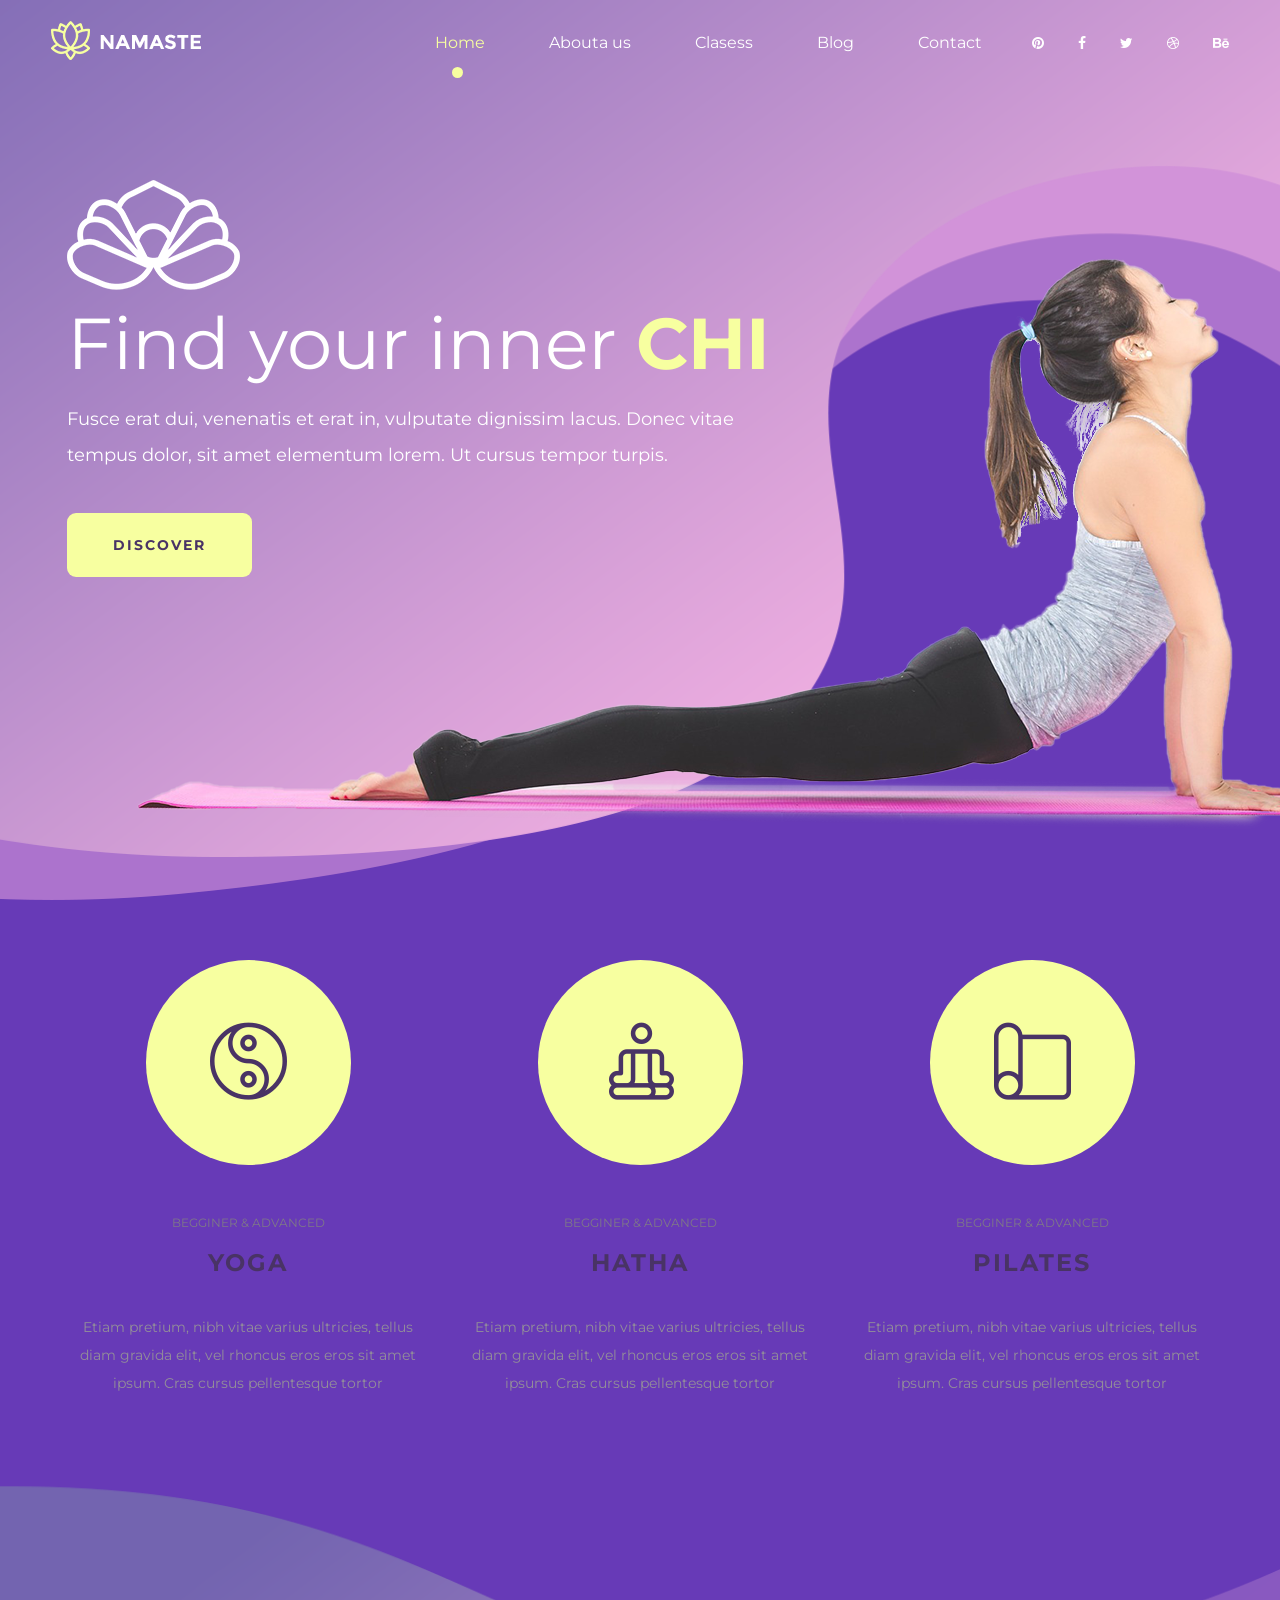
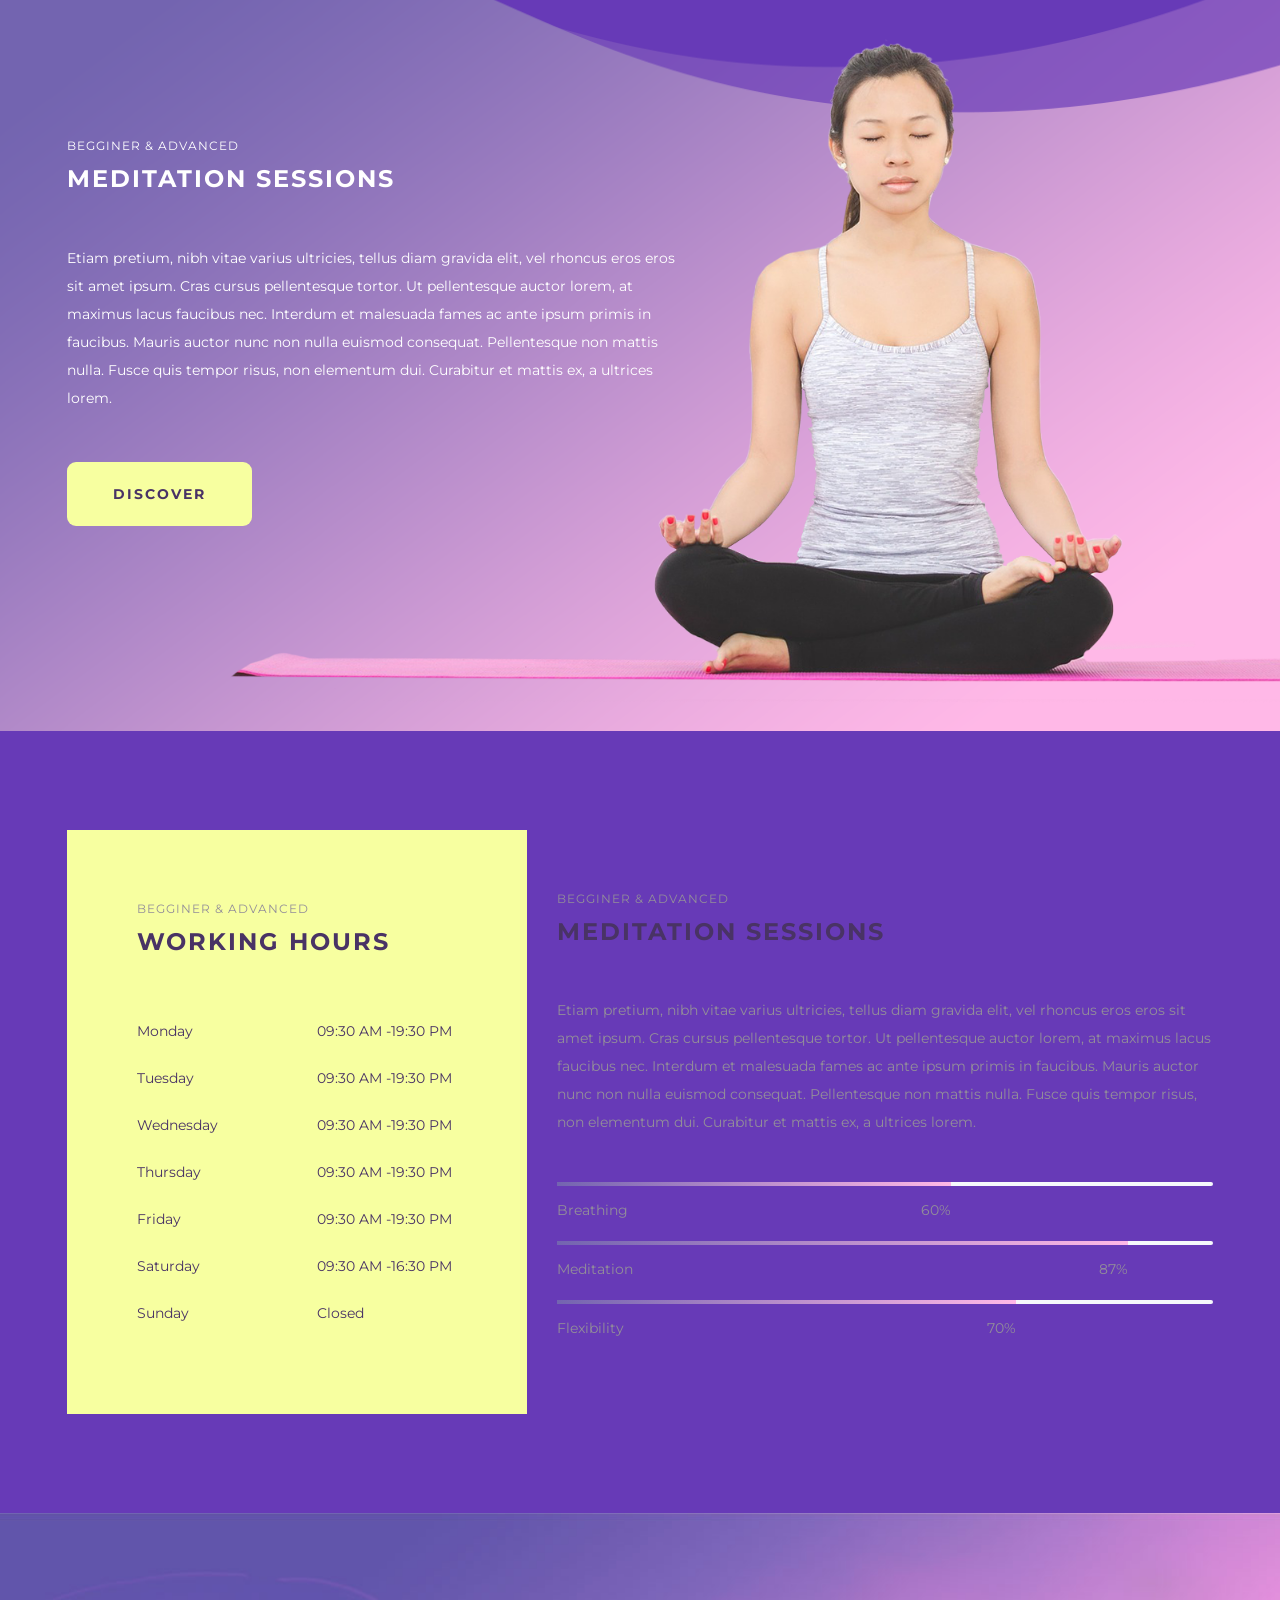
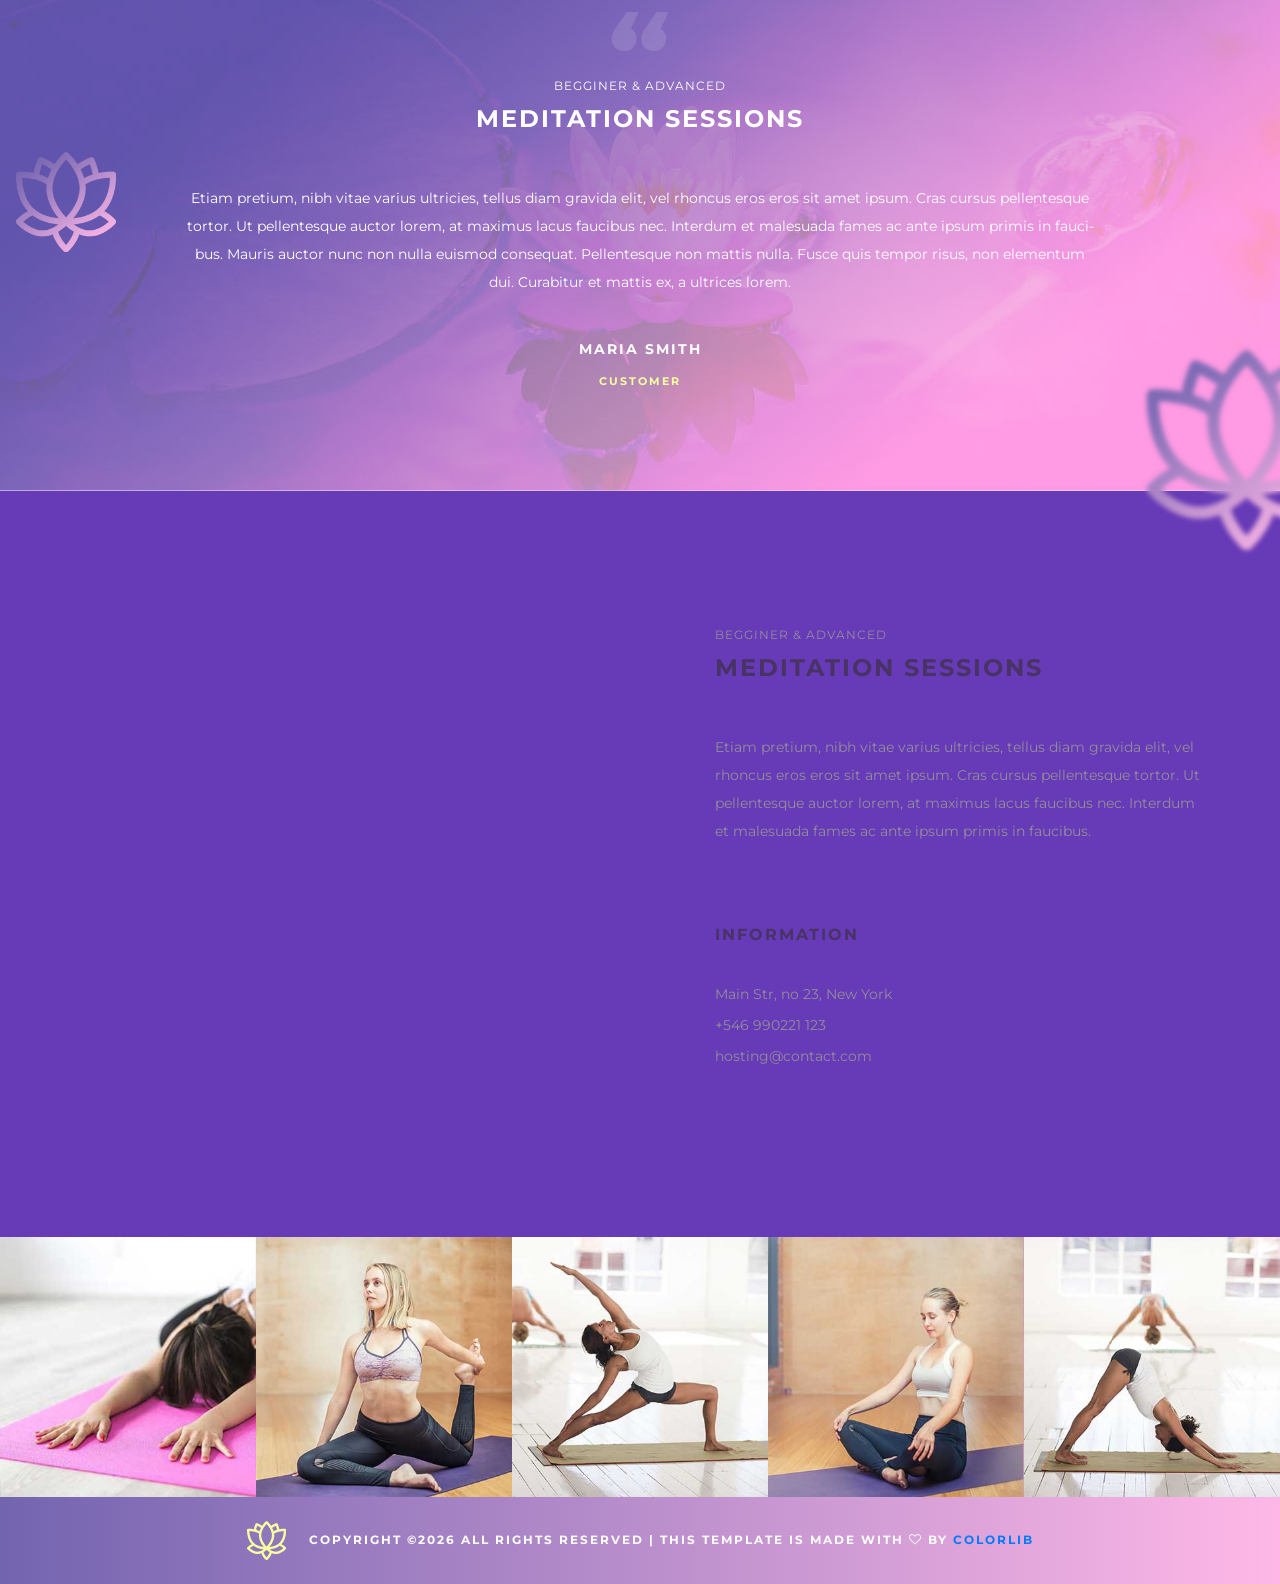
<file: admin/index.html>
<!DOCTYPE html>
<html lang="en">
<head>
	<title>Admin login</title>
	<meta charset="UTF-8">
	<meta name="description" content="Admin login">
	<meta name="keywords" content="Admin login, html">
	<meta name="viewport" content="width=device-width, initial-scale=1.0">
	<!-- Favicon -->
	<link href="admin/img/favicon.ico" rel="shortcut icon"/>

	<!-- Google Font -->
	<link href="https://fonts.googleapis.com/css?family=Montserrat:400,400i,500,500i,600,600i,700,700i" rel="stylesheet">

	<!-- Stylesheets -->
	<link rel="stylesheet" href="admin/css/bootstrap.min.css"/>
	<link rel="stylesheet" href="admin/css/font-awesome.min.css"/>
	<link rel="stylesheet" href="admin/css/owl.carousel.min.css"/>
	<link rel="stylesheet" href="admin/css/flaticon.css"/>
	<link rel="stylesheet" href="admin/css/slicknav.min.css"/>

	<!-- Main Stylesheets -->
	<link rel="stylesheet" href="admin/css/style.css"/>


	<!--[if lt IE 9]>
		  <script src="https://oss.maxcdn.com/html5shiv/3.7.2/html5shiv.min.js"></script>
	  <script src="https://oss.maxcdn.com/respond/1.4.2/respond.min.js"></script>
	<![endif]-->

</head>
<body>
	<!-- Page Preloder -->
	<div id="preloder">
		<div class="loader"></div>
	</div>

	<!-- Header section -->
	<header class="header-section">
		<a class="site-logo">
			<img src="admin/img/logo.png" alt="">
		</a>
		<div class="header-socil-links">
			<a href=""><i class="fa fa-pinterest"></i></a>
			<a href=""><i class="fa fa-facebook"></i></a>
			<a href=""><i class="fa fa-twitter"></i></a>
			<a href=""><i class="fa fa-dribbble"></i></a>
			<a href=""><i class="fa fa-behance"></i></a>
		</div>
		<ul class="main-menu">
			<li class="active"><a href="admin/index.html">Home</a></li>
			<li><a href="admin/about.html">Abouta us</a></li>
			<li><a href="admin/classes.html">Clasess</a></li>
			<li><a href="admin/blog.html">Blog</a></li>
			<li><a href="admin/contact.html">Contact</a></li>
		</ul>
	</header>
	<!-- Header section end -->


	<!-- Hero section -->
	<section class="hero-section set-bg" data-setbg="admin/img/hero-bg.png">
		<div class="hero-content-warp">
			<div class="container">
				<div class="hero-content">
					<img src="admin/img/hero-icon.png" alt="">
					<h2>Find your inner <span>CHI</span></h2>
					<p>Fusce erat dui, venenatis et erat in, vulputate dignissim lacus. Donec vitae tempus dolor, sit amet elementum lorem. Ut cursus tempor turpis.</p>
					<a href="#" class="site-btn">discover</a>
				</div>
			</div>
			<img src="admin/img/hero-img.png" class="hero-img" alt="">
		</div>
	</section>
	<!-- Hero section end -->


	<!-- Courses section -->
	<section class="courses-section">
		<div class="container">
			<div class="row">
				<div class="col-md-4">
					<div class="course-item">
						<div class="ci-icon">
							<i class="flaticon-002-yin-yang"></i>
						</div>
						<span>Begginer & Advanced</span>
						<h4>Yoga</h4>
						<p>Etiam pretium, nibh vitae varius ultricies, tellus diam gravida elit, vel rhoncus eros eros sit amet ipsum. Cras cursus pellentesque tortor</p>
					</div>
				</div>
				<div class="col-md-4">
					<div class="course-item">
						<div class="ci-icon">
							<i class="flaticon-001-meditation i-fix"></i>
						</div>
						<span>Begginer & Advanced</span>
						<h4>Hatha</h4>
						<p>Etiam pretium, nibh vitae varius ultricies, tellus diam gravida elit, vel rhoncus eros eros sit amet ipsum. Cras cursus pellentesque tortor</p>
					</div>
				</div>
				<div class="col-md-4">
					<div class="course-item">
						<div class="ci-icon">
							<i class="flaticon-021-yoga-mat"></i>
						</div>
						<span>Begginer & Advanced</span>
						<h4>Pilates</h4>
						<p>Etiam pretium, nibh vitae varius ultricies, tellus diam gravida elit, vel rhoncus eros eros sit amet ipsum. Cras cursus pellentesque tortor</p>
					</div>
				</div>
			</div>
		</div>
	</section>
	<!-- Courses section end -->
	

	<!-- Meditation section -->
	<section class="meditation-section set-bg" data-setbg="admin/img/meditation-bg.png">
		<div class="container">
			<div class="row">
				<div class="col-lg-7">
					<div class="meditation-content">
						<div class="sp-title text-white">
							<span>Begginer & Advanced</span>
							<h4>Meditation Sessions</h4>
						</div>
						<p>Etiam pretium, nibh vitae varius ultricies, tellus diam gravida elit, vel rhoncus eros eros sit amet ipsum. Cras cursus pellentesque tortor. Ut pellentesque auctor lorem, at maximus lacus faucibus nec. Interdum et malesuada fames ac ante ipsum primis in faucibus. Mauris auctor nunc non nulla euismod consequat. Pellentesque non mattis nulla. Fusce quis tempor risus, non elementum dui. Curabitur et mattis ex, a ultrices lorem. </p>
						<a href="#" class="site-btn">discover</a>
					</div>
				</div>
			</div>
		</div> 
		<img src="admin/img/meditation-img.png" class="meditation-img" alt="">
	</section>
	<!-- Meditation section end -->


	<!-- Timetable section -->
	<section class="timetable-section spad">
		<div class="container">
			<div class="row">
				<div class="col-lg-5 col-md-9">
					<div class="timetable-box">
						<div class="sp-title">
							<span>Begginer & Advanced</span>
							<h4>Working Hours</h4>
						</div>
						<ul>
							<li><span>Monday</span>09:30 AM -19:30 PM</li>
							<li><span>Tuesday</span>09:30 AM -19:30 PM</li>
							<li><span>Wednesday</span>09:30 AM -19:30 PM</li>
							<li><span>Thursday</span>09:30 AM -19:30 PM</li>
							<li><span>Friday</span>09:30 AM -19:30 PM</li>
							<li><span>Saturday</span>09:30 AM -16:30 PM</li>
							<li><span>Sunday</span>Closed</li>
						</ul>
					</div>
				</div>
				<div class="col-lg-7">
					<div class="timetable-text">
						<div class="sp-title">
							<span>Begginer & Advanced</span>
							<h4>Meditation Sessions</h4>
						</div>
						<p>Etiam pretium, nibh vitae varius ultricies, tellus diam gravida elit, vel rhoncus eros eros sit amet ipsum. Cras cursus pellentesque tortor. Ut pellentesque auctor lorem, at maximus lacus faucibus nec. Interdum et malesuada fames ac ante ipsum primis in faucibus. Mauris auctor nunc non nulla euismod consequat. Pellentesque non mattis nulla. Fusce quis tempor risus, non elementum dui. Curabitur et mattis ex, a ultrices lorem. </p>
						<div class="site-progress-bars">
							<div class="progress-item">
								<div class="progress">
									<div class="progress-bar" role="progressbar" style="width: 60%;" aria-valuenow="60" aria-valuemin="0" aria-valuemax="100"><span>60%</span></div>
								</div>
								<p>Breathing</p>
							</div>
							<div class="progress-item">
								<div class="progress">
									<div class="progress-bar" role="progressbar" style="width: 87%;" aria-valuenow="87" aria-valuemin="0" aria-valuemax="100"><span>87%</span></div>
								</div>
								<p>Meditation</p>
							</div>
							<div class="progress-item">
								<div class="progress">
									<div class="progress-bar" role="progressbar" style="width: 70%;" aria-valuenow="70" aria-valuemin="0" aria-valuemax="100"><span>70%</span></div>
								</div>
								<p>Flexibility</p>
							</div>
						</div>
					</div>
				</div>
			</div>
		</div>
	</section>
	<!-- Timetable section end -->
	

	<!-- Testimonial section -->
	<section class="testimonial-section spad set-bg" data-setbg="admin/img/testimonial-bg.jpg">
		<img src="admin/img/testimonial-img-1.png" class="testimonial-img-1" alt="">
		<img src="admin/img/testimonial-img-2.png" class="testimonial-img-2" alt="">
		<div class="container">
			<div class="sp-title text-white text-center">
				<img src="admin/img/quota.png" alt="">
				<span>Begginer & Advanced</span>
				<h4>Meditation Sessions</h4>
			</div>
			<div class="row">
				<div class="col-lg-10 offset-lg-1">
					<div class="testimonial-content">
						<p>Etiam pretium, nibh vitae varius ultricies, tellus diam gravida elit, vel rhoncus eros eros sit amet ipsum. Cras cursus pellentesque tortor. Ut pellentesque auctor lorem, at maximus lacus faucibus nec. Interdum et malesuada fames ac ante ipsum primis in fauci-bus. Mauris auctor nunc non nulla euismod consequat. Pellentesque non mattis nulla. Fusce quis tempor risus, non elementum dui. Curabitur et mattis ex, a ultrices lorem. </p>
						<h6>Maria Smith</h6>
						<span>Customer</span>
					</div>
				</div>
			</div>
		</div>
	</section>
	<!-- Testimonial section end -->
	


	<!-- Contact section -->
	<div class="contact-section">
		<div class="map-warp"><iframe src="https://www.google.com/maps/embed?pb=!1m14!1m12!1m3!1d14376.077865872314!2d-73.879277264103!3d40.757667781624285!2m3!1f0!2f0!3f0!3m2!1i1024!2i768!4f13.1!5e0!3m2!1sen!2sbd!4v1546528920522" style="border:0" allowfullscreen></iframe></div>
		<div class="container-fluid">
			<div class="row">
				<div class="col-lg-6 offset-lg-6">
					<div class="contact-box contact-text">
						<div class="sp-title">
							<span>Begginer & Advanced</span>
							<h4>Meditation Sessions</h4>
						</div>
						<p>Etiam pretium, nibh vitae varius ultricies, tellus diam gravida elit, vel rhoncus eros eros sit amet ipsum. Cras cursus pellentesque tortor. Ut pellentesque auctor lorem, at maximus lacus faucibus nec. Interdum et malesuada fames ac ante ipsum primis in faucibus. </p>
						<h6>Information</h6>
						<ul>
							<li>Main Str, no 23, New York</li>
							<li>+546 990221 123</li>
							<li>hosting@contact.com</li>
						</ul>
					</div>
				</div>
			</div>
		</div>
	</div>
	<!-- Contact section end -->


	<!-- Gallery section -->
	<div class="gallery-section">
		<div class="gallery-slider owl-carousel">
			<div class="gallery-item">
				<img src="admin/img/gallery/1.jpg" alt="">
			</div>
			<div class="gallery-item">
				<img src="admin/img/gallery/2.jpg" alt="">
			</div>
			<div class="gallery-item">
				<img src="admin/img/gallery/3.jpg" alt="">
			</div>
			<div class="gallery-item">
				<img src="admin/img/gallery/4.jpg" alt="">
			</div>
			<div class="gallery-item">
				<img src="admin/img/gallery/5.jpg" alt="">
			</div>
		</div>
	</div>
	<!-- Gallery section end -->

	
	<!-- Foote section -->
	<footer class="footer-section">
		<div class="contaienr text-center">
			<p><img src="admin/img/footer-icon.png" alt=""><!-- Link back to Colorlib can't be removed. Template is licensed under CC BY 3.0. -->
Copyright &copy;<script>document.write(new Date().getFullYear());</script> All rights reserved | This template is made with <i class="fa fa-heart-o" aria-hidden="true"></i> by <a href="https://colorlib.com" target="_blank">Colorlib</a>
<!-- Link back to Colorlib can't be removed. Template is licensed under CC BY 3.0. -->
</p>
		</div>
	</footer>
	<!-- Foote section end -->



	<!--====== Javascripts & Jquery ======-->
	<script src="admin/js/jquery-3.2.1.min.js"></script>
	<script src="admin/js/bootstrap.min.js"></script>
	<script src="admin/js/jquery.slicknav.min.js"></script>
	<script src="admin/js/owl.carousel.min.js"></script>
	<script src="admin/js/circle-progress.min.js"></script>
	<script src="admin/js/main.js"></script>

	</body>
</html>
</file>
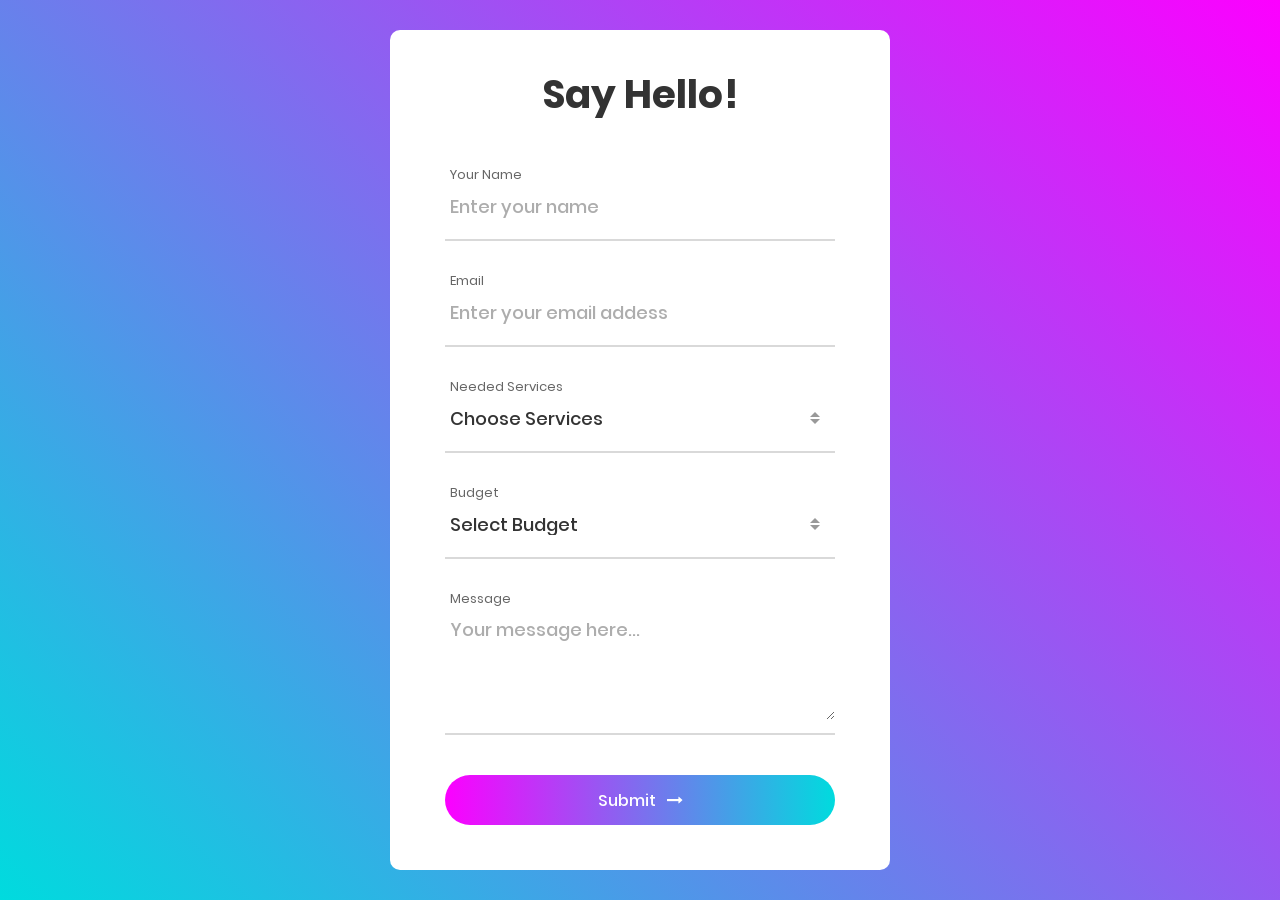
<file: ContactForm/index.html>
<!DOCTYPE html>
<html lang="en">
<head>
	<title>Contact V4</title>
	<meta charset="UTF-8">
	<meta name="viewport" content="width=device-width, initial-scale=1">
<!--===============================================================================================-->
	<link rel="icon" type="image/png" href="images/icons/favicon.ico"/>
<!--===============================================================================================-->
	<link rel="stylesheet" type="text/css" href="vendor/bootstrap/css/bootstrap.min.css">
<!--===============================================================================================-->
	<link rel="stylesheet" type="text/css" href="fonts/font-awesome-4.7.0/css/font-awesome.min.css">
<!--===============================================================================================-->
	<link rel="stylesheet" type="text/css" href="vendor/animate/animate.css">
<!--===============================================================================================-->
	<link rel="stylesheet" type="text/css" href="vendor/css-hamburgers/hamburgers.min.css">
<!--===============================================================================================-->
	<link rel="stylesheet" type="text/css" href="vendor/animsition/css/animsition.min.css">
<!--===============================================================================================-->
	<link rel="stylesheet" type="text/css" href="vendor/select2/select2.min.css">
<!--===============================================================================================-->
	<link rel="stylesheet" type="text/css" href="vendor/daterangepicker/daterangepicker.css">
<!--===============================================================================================-->
	<link rel="stylesheet" type="text/css" href="css/util.css">
	<link rel="stylesheet" type="text/css" href="css/main.css">
<!--===============================================================================================-->
</head>
<body>


	<div class="container-contact100">
		<div class="wrap-contact100">
			<form class="contact100-form validate-form">
				<span class="contact100-form-title">
					Say Hello!
				</span>

				<div class="wrap-input100 validate-input" data-validate="Name is required">
					<span class="label-input100">Your Name</span>
					<input class="input100" type="text" name="name" placeholder="Enter your name">
					<span class="focus-input100"></span>
				</div>

				<div class="wrap-input100 validate-input" data-validate = "Valid email is required: ex@abc.xyz">
					<span class="label-input100">Email</span>
					<input class="input100" type="text" name="email" placeholder="Enter your email addess">
					<span class="focus-input100"></span>
				</div>

				<div class="wrap-input100 input100-select">
					<span class="label-input100">Needed Services</span>
					<div>
						<select class="selection-2" name="service">
							<option>Choose Services</option>
							<option>Online Store</option>
							<option>eCommerce Bussiness</option>
							<option>UI/UX Design</option>
							<option>Online Services</option>
						</select>
					</div>
					<span class="focus-input100"></span>
				</div>

				<div class="wrap-input100 input100-select">
					<span class="label-input100">Budget</span>
					<div>
						<select class="selection-2" name="budget">
							<option>Select Budget</option>
							<option>1500 $</option>
							<option>2000 $</option>
							<option>2500 $</option>
						</select>
					</div>
					<span class="focus-input100"></span>
				</div>

				<div class="wrap-input100 validate-input" data-validate = "Message is required">
					<span class="label-input100">Message</span>
					<textarea class="input100" name="message" placeholder="Your message here..."></textarea>
					<span class="focus-input100"></span>
				</div>

				<div class="container-contact100-form-btn">
					<div class="wrap-contact100-form-btn">
						<div class="contact100-form-bgbtn"></div>
						<button class="contact100-form-btn">
							<span>
								Submit
								<i class="fa fa-long-arrow-right m-l-7" aria-hidden="true"></i>
							</span>
						</button>
					</div>
				</div>
			</form>
		</div>
	</div>



	<div id="dropDownSelect1"></div>

<!--===============================================================================================-->
	<script src="vendor/jquery/jquery-3.2.1.min.js"></script>
<!--===============================================================================================-->
	<script src="vendor/animsition/js/animsition.min.js"></script>
<!--===============================================================================================-->
	<script src="vendor/bootstrap/js/popper.js"></script>
	<script src="vendor/bootstrap/js/bootstrap.min.js"></script>
<!--===============================================================================================-->
	<script src="vendor/select2/select2.min.js"></script>
	<script>
		$(".selection-2").select2({
			minimumResultsForSearch: 20,
			dropdownParent: $('#dropDownSelect1')
		});
	</script>
<!--===============================================================================================-->
	<script src="vendor/daterangepicker/moment.min.js"></script>
	<script src="vendor/daterangepicker/daterangepicker.js"></script>
<!--===============================================================================================-->
	<script src="vendor/countdowntime/countdowntime.js"></script>
<!--===============================================================================================-->
	<script src="js/main.js"></script>

	<!-- Global site tag (gtag.js) - Google Analytics -->
<script async src="https://www.googletagmanager.com/gtag/js?id=UA-23581568-13"></script>
<script>
  window.dataLayer = window.dataLayer || [];
  function gtag(){dataLayer.push(arguments);}
  gtag('js', new Date());

  gtag('config', 'UA-23581568-13');
</script>

</body>
</html>
</file>
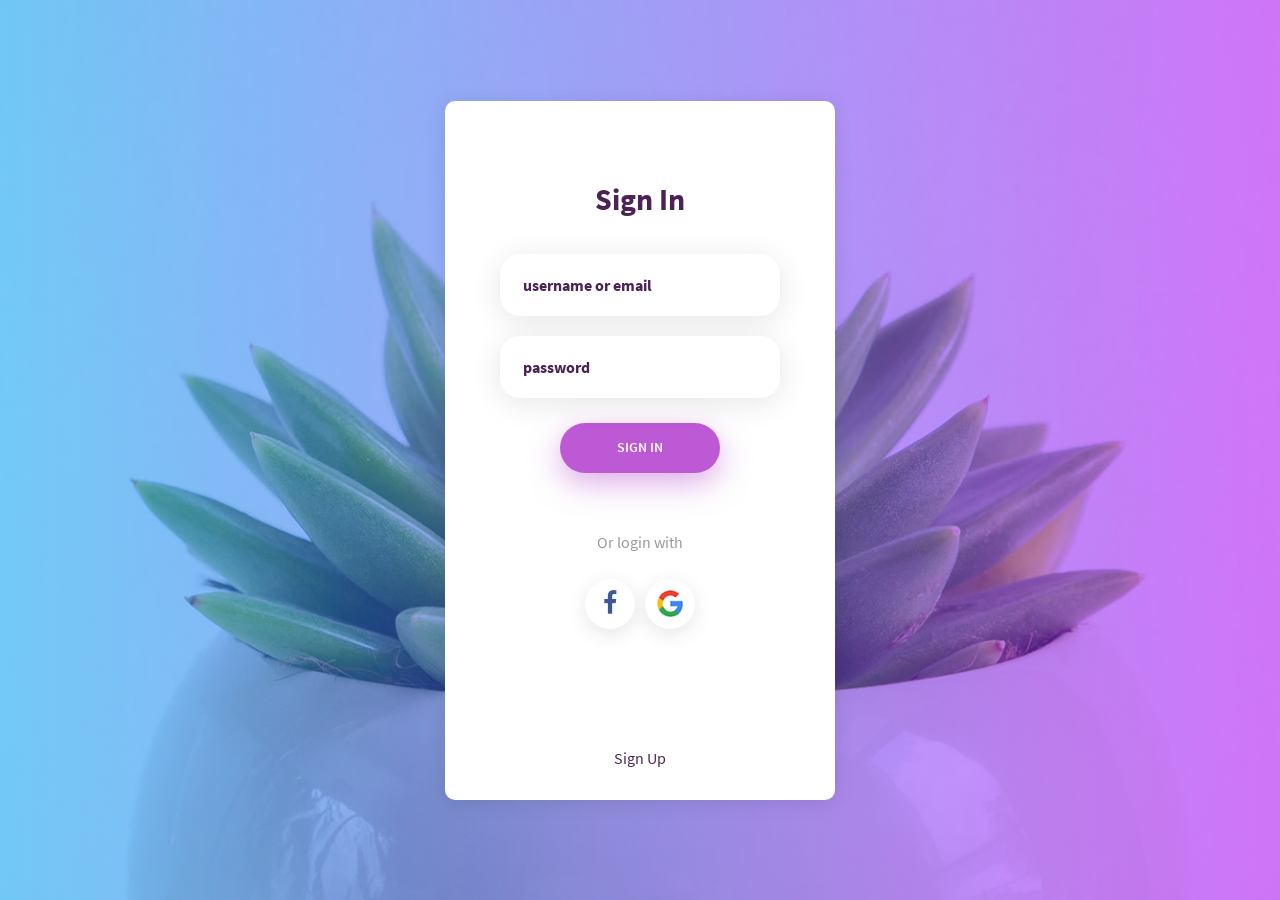
<file: Login/index.html>
<!DOCTYPE html>
<html lang="en">
<head>
	<title>Login V9</title>
	<meta charset="UTF-8">
	<meta name="viewport" content="width=device-width, initial-scale=1">
<!--===============================================================================================-->	
	<link rel="icon" type="image/png" href="images/icons/favicon.ico"/>
<!--===============================================================================================-->
	<link rel="stylesheet" type="text/css" href="vendor/bootstrap/css/bootstrap.min.css">
<!--===============================================================================================-->
	<link rel="stylesheet" type="text/css" href="fonts/font-awesome-4.7.0/css/font-awesome.min.css">
<!--===============================================================================================-->
	<link rel="stylesheet" type="text/css" href="fonts/iconic/css/material-design-iconic-font.min.css">
<!--===============================================================================================-->
	<link rel="stylesheet" type="text/css" href="vendor/animate/animate.css">
<!--===============================================================================================-->	
	<link rel="stylesheet" type="text/css" href="vendor/css-hamburgers/hamburgers.min.css">
<!--===============================================================================================-->
	<link rel="stylesheet" type="text/css" href="vendor/animsition/css/animsition.min.css">
<!--===============================================================================================-->
	<link rel="stylesheet" type="text/css" href="vendor/select2/select2.min.css">
<!--===============================================================================================-->	
	<link rel="stylesheet" type="text/css" href="vendor/daterangepicker/daterangepicker.css">
<!--===============================================================================================-->
	<link rel="stylesheet" type="text/css" href="css/util.css">
	<link rel="stylesheet" type="text/css" href="css/main.css">
<!--===============================================================================================-->
</head>
<body>
	
	
	<div class="container-login100" style="background-image: url('images/bg-01.jpg');">
		<div class="wrap-login100 p-l-55 p-r-55 p-t-80 p-b-30">
			<form class="login100-form validate-form">
				<span class="login100-form-title p-b-37">
					Sign In
				</span>

				<div class="wrap-input100 validate-input m-b-20" data-validate="Enter username or email">
					<input class="input100" type="text" name="username" placeholder="username or email">
					<span class="focus-input100"></span>
				</div>

				<div class="wrap-input100 validate-input m-b-25" data-validate = "Enter password">
					<input class="input100" type="password" name="pass" placeholder="password">
					<span class="focus-input100"></span>
				</div>

				<div class="container-login100-form-btn">
					<button class="login100-form-btn">
						Sign In
					</button>
				</div>

				<div class="text-center p-t-57 p-b-20">
					<span class="txt1">
						Or login with
					</span>
				</div>

				<div class="flex-c p-b-112">
					<a href="#" class="login100-social-item">
						<i class="fa fa-facebook-f"></i>
					</a>

					<a href="#" class="login100-social-item">
						<img src="images/icons/icon-google.png" alt="GOOGLE">
					</a>
				</div>

				<div class="text-center">
					<a href="#" class="txt2 hov1">
						Sign Up
					</a>
				</div>
			</form>

			
		</div>
	</div>
	
	

	<div id="dropDownSelect1"></div>
	
<!--===============================================================================================-->
	<script src="vendor/jquery/jquery-3.2.1.min.js"></script>
<!--===============================================================================================-->
	<script src="vendor/animsition/js/animsition.min.js"></script>
<!--===============================================================================================-->
	<script src="vendor/bootstrap/js/popper.js"></script>
	<script src="vendor/bootstrap/js/bootstrap.min.js"></script>
<!--===============================================================================================-->
	<script src="vendor/select2/select2.min.js"></script>
<!--===============================================================================================-->
	<script src="vendor/daterangepicker/moment.min.js"></script>
	<script src="vendor/daterangepicker/daterangepicker.js"></script>
<!--===============================================================================================-->
	<script src="vendor/countdowntime/countdowntime.js"></script>
<!--===============================================================================================-->
	<script src="js/main.js"></script>

</body>
</html>
</file>
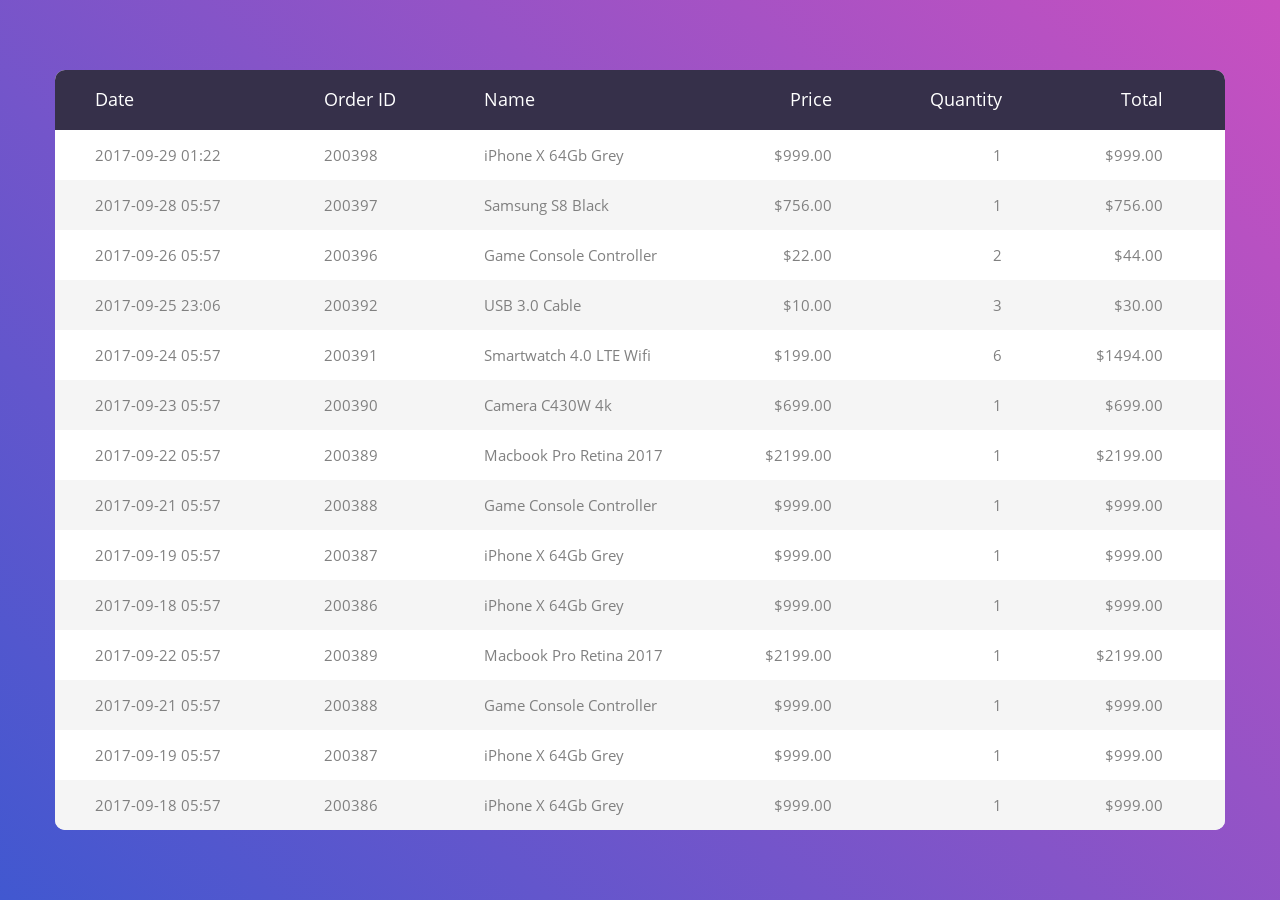
<file: Table/index.html>
<!DOCTYPE html>
<html lang="en">
<head>
	<title>Table V01</title>
	<meta charset="UTF-8">
	<meta name="viewport" content="width=device-width, initial-scale=1">
<!--===============================================================================================-->	
	<link rel="icon" type="image/png" href="images/icons/favicon.ico"/>
<!--===============================================================================================-->
	<link rel="stylesheet" type="text/css" href="vendor/bootstrap/css/bootstrap.min.css">
<!--===============================================================================================-->
	<link rel="stylesheet" type="text/css" href="fonts/font-awesome-4.7.0/css/font-awesome.min.css">
<!--===============================================================================================-->
	<link rel="stylesheet" type="text/css" href="vendor/animate/animate.css">
<!--===============================================================================================-->
	<link rel="stylesheet" type="text/css" href="vendor/select2/select2.min.css">
<!--===============================================================================================-->
	<link rel="stylesheet" type="text/css" href="vendor/perfect-scrollbar/perfect-scrollbar.css">
<!--===============================================================================================-->
	<link rel="stylesheet" type="text/css" href="css/util.css">
	<link rel="stylesheet" type="text/css" href="css/main.css">
<!--===============================================================================================-->
</head>
<body>
	
	<div class="limiter">
		<div class="container-table100">
			<div class="wrap-table100">
				<div class="table100">
					<table>
						<thead>
							<tr class="table100-head">
								<th class="column1">Date</th>
								<th class="column2">Order ID</th>
								<th class="column3">Name</th>
								<th class="column4">Price</th>
								<th class="column5">Quantity</th>
								<th class="column6">Total</th>
							</tr>
						</thead>
						<tbody>
								<tr>
									<td class="column1">2017-09-29 01:22</td>
									<td class="column2">200398</td>
									<td class="column3">iPhone X 64Gb Grey</td>
									<td class="column4">$999.00</td>
									<td class="column5">1</td>
									<td class="column6">$999.00</td>
								</tr>
								<tr>
									<td class="column1">2017-09-28 05:57</td>
									<td class="column2">200397</td>
									<td class="column3">Samsung S8 Black</td>
									<td class="column4">$756.00</td>
									<td class="column5">1</td>
									<td class="column6">$756.00</td>
								</tr>
								<tr>
									<td class="column1">2017-09-26 05:57</td>
									<td class="column2">200396</td>
									<td class="column3">Game Console Controller</td>
									<td class="column4">$22.00</td>
									<td class="column5">2</td>
									<td class="column6">$44.00</td>
								</tr>
								<tr>
									<td class="column1">2017-09-25 23:06</td>
									<td class="column2">200392</td>
									<td class="column3">USB 3.0 Cable</td>
									<td class="column4">$10.00</td>
									<td class="column5">3</td>
									<td class="column6">$30.00</td>
								</tr>
								<tr>
									<td class="column1">2017-09-24 05:57</td>
									<td class="column2">200391</td>
									<td class="column3">Smartwatch 4.0 LTE Wifi</td>
									<td class="column4">$199.00</td>
									<td class="column5">6</td>
									<td class="column6">$1494.00</td>
								</tr>
								<tr>
									<td class="column1">2017-09-23 05:57</td>
									<td class="column2">200390</td>
									<td class="column3">Camera C430W 4k</td>
									<td class="column4">$699.00</td>
									<td class="column5">1</td>
									<td class="column6">$699.00</td>
								</tr>
								<tr>
									<td class="column1">2017-09-22 05:57</td>
									<td class="column2">200389</td>
									<td class="column3">Macbook Pro Retina 2017</td>
									<td class="column4">$2199.00</td>
									<td class="column5">1</td>
									<td class="column6">$2199.00</td>
								</tr>
								<tr>
									<td class="column1">2017-09-21 05:57</td>
									<td class="column2">200388</td>
									<td class="column3">Game Console Controller</td>
									<td class="column4">$999.00</td>
									<td class="column5">1</td>
									<td class="column6">$999.00</td>
								</tr>
								<tr>
									<td class="column1">2017-09-19 05:57</td>
									<td class="column2">200387</td>
									<td class="column3">iPhone X 64Gb Grey</td>
									<td class="column4">$999.00</td>
									<td class="column5">1</td>
									<td class="column6">$999.00</td>
								</tr>
								<tr>
									<td class="column1">2017-09-18 05:57</td>
									<td class="column2">200386</td>
									<td class="column3">iPhone X 64Gb Grey</td>
									<td class="column4">$999.00</td>
									<td class="column5">1</td>
									<td class="column6">$999.00</td>
								</tr>
								<tr>
									<td class="column1">2017-09-22 05:57</td>
									<td class="column2">200389</td>
									<td class="column3">Macbook Pro Retina 2017</td>
									<td class="column4">$2199.00</td>
									<td class="column5">1</td>
									<td class="column6">$2199.00</td>
								</tr>
								<tr>
									<td class="column1">2017-09-21 05:57</td>
									<td class="column2">200388</td>
									<td class="column3">Game Console Controller</td>
									<td class="column4">$999.00</td>
									<td class="column5">1</td>
									<td class="column6">$999.00</td>
								</tr>
								<tr>
									<td class="column1">2017-09-19 05:57</td>
									<td class="column2">200387</td>
									<td class="column3">iPhone X 64Gb Grey</td>
									<td class="column4">$999.00</td>
									<td class="column5">1</td>
									<td class="column6">$999.00</td>
								</tr>
								<tr>
									<td class="column1">2017-09-18 05:57</td>
									<td class="column2">200386</td>
									<td class="column3">iPhone X 64Gb Grey</td>
									<td class="column4">$999.00</td>
									<td class="column5">1</td>
									<td class="column6">$999.00</td>
								</tr>
								
						</tbody>
					</table>
				</div>
			</div>
		</div>
	</div>


	

<!--===============================================================================================-->	
	<script src="vendor/jquery/jquery-3.2.1.min.js"></script>
<!--===============================================================================================-->
	<script src="vendor/bootstrap/js/popper.js"></script>
	<script src="vendor/bootstrap/js/bootstrap.min.js"></script>
<!--===============================================================================================-->
	<script src="vendor/select2/select2.min.js"></script>
<!--===============================================================================================-->
	<script src="js/main.js"></script>

</body>
</html>
</file>
<file: admin/admin/css/flaticon.css>
/*
  	Flaticon icon font: Flaticon
  	Creation date: 24/09/2018 13:02
  	*/

@font-face {
  font-family: "Flaticon";
  src: url("../icon-fonts/Flaticon.eot");
  src: url("../icon-fonts/Flaticon.eot?#iefix") format("embedded-opentype"),
       url("../icon-fonts/Flaticon.woff") format("woff"),
       url("../icon-fonts/Flaticon.ttf") format("truetype"),
       url("../icon-fonts/Flaticon.svg#Flaticon") format("svg");
  font-weight: normal;
  font-style: normal;
}

@media screen and (-webkit-min-device-pixel-ratio:0) {
  @font-face {
    font-family: "Flaticon";
    src: url("../icon-fonts/Flaticon.svg#Flaticon") format("svg");
  }
}

[class^="flaticon-"]:before, [class*=" flaticon-"]:before,
[class^="flaticon-"]:after, [class*=" flaticon-"]:after {   
  font-family: Flaticon;
  font-style: normal;
}

.flaticon-001-meditation:before { content: "\f100"; }
.flaticon-002-yin-yang:before { content: "\f101"; }
.flaticon-003-lotus-flower:before { content: "\f102"; }
.flaticon-004-buddha:before { content: "\f103"; }
.flaticon-005-jainism:before { content: "\f104"; }
.flaticon-006-swastika:before { content: "\f105"; }
.flaticon-007-om:before { content: "\f106"; }
.flaticon-008-yoga:before { content: "\f107"; }
.flaticon-009-yoga-1:before { content: "\f108"; }
.flaticon-010-chakra:before { content: "\f109"; }
.flaticon-011-hamsa:before { content: "\f10a"; }
.flaticon-012-mandala:before { content: "\f10b"; }
.flaticon-013-prayer:before { content: "\f10c"; }
.flaticon-014-mudra:before { content: "\f10d"; }
.flaticon-015-stones:before { content: "\f10e"; }
.flaticon-016-incense:before { content: "\f10f"; }
.flaticon-017-monk:before { content: "\f110"; }
.flaticon-018-prayer-1:before { content: "\f111"; }
.flaticon-019-chakra-1:before { content: "\f112"; }
.flaticon-020-candle:before { content: "\f113"; }
.flaticon-021-yoga-mat:before { content: "\f114"; }
.flaticon-022-ankh:before { content: "\f115"; }
.flaticon-023-cross:before { content: "\f116"; }
.flaticon-024-eye-of-ra:before { content: "\f117"; }
.flaticon-025-god:before { content: "\f118"; }
.flaticon-026-dharma-wheel:before { content: "\f119"; }
.flaticon-027-endless-knot:before { content: "\f11a"; }
.flaticon-028-chakra-2:before { content: "\f11b"; }
.flaticon-029-tea:before { content: "\f11c"; }
.flaticon-030-bible:before { content: "\f11d"; }
.flaticon-031-triskele:before { content: "\f11e"; }
.flaticon-032-chakra-3:before { content: "\f11f"; }
.flaticon-033-chakra-4:before { content: "\f120"; }
.flaticon-034-yin-yang-1:before { content: "\f121"; }
.flaticon-035-chinese:before { content: "\f122"; }
.flaticon-036-shinto:before { content: "\f123"; }
.flaticon-037-koi:before { content: "\f124"; }
.flaticon-038-triquetra:before { content: "\f125"; }
.flaticon-039-fish:before { content: "\f126"; }
.flaticon-040-islam:before { content: "\f127"; }
.flaticon-041-torah:before { content: "\f128"; }
.flaticon-042-peace-sign:before { content: "\f129"; }
.flaticon-043-zen:before { content: "\f12a"; }
.flaticon-044-aromatherapy:before { content: "\f12b"; }
.flaticon-045-menorah:before { content: "\f12c"; }
.flaticon-046-kippah:before { content: "\f12d"; }
.flaticon-047-angel:before { content: "\f12e"; }
.flaticon-048-church:before { content: "\f12f"; }
.flaticon-049-shrine:before { content: "\f130"; }
.flaticon-050-mosque:before { content: "\f131"; }
</file>
<file: admin/admin/css/style.css>
/* =================================
------------------------------------
	Namaste - Yoga HTML Template
	Version: 1.0
 ------------------------------------
 ====================================*/


/*----------------------------------------*/
/* Template default CSS
 /*----------------------------------------*/

 html,
 body {
   height: 100%;
   font-family: 'Montserrat', sans-serif;
   -webkit-font-smoothing: antialiased;
   font-smoothing: antialiased;
   background-color: #673ab7;
 }
 
 h1,
 h2,
 h3,
 h4,
 h5,
 h6 {
   margin: 0;
   color: #493365;
   font-weight: 600;
 }
 
 h1 {
   font-size: 70px;
 }
 
 h2 {
   font-size: 36px;
 }
 
 h3 {
   font-size: 30px;
 }
 
 h4 {
   font-size: 24px;
 }
 
 h5 {
   font-size: 18px;
 }
 
 h6 {
   font-size: 16px;
 }
 
 p {
   font-size: 14px;
   color: #938e99;
   line-height: 2;
 }
 
 img {
   max-width: 100%;
 }
 
 input:focus,
 select:focus,
 button:focus,
 textarea:focus {
   outline: none;
 }
 
 a:hover,
 a:focus {
   text-decoration: none;
   outline: none;
 }
 
 ul,
 ol {
   padding: 0;
   margin: 0;
 }
 
 span {
   color: #938e99;
 }
 
 /*---------------------
     Helper CSS
   -----------------------*/
 
 .section-title {
   text-align: center;
 }
 
 .section-title h2 {
   font-size: 36px;
 }
 
 .set-bg {
   background-repeat: no-repeat;
   background-size: cover;
   background-position: top center;
 }
 
 .spad {
   padding-top: 99px;
   padding-bottom: 99px;
 }
 
 .sp-title {
   margin-bottom: 50px;
 }
 
 .sp-title img {
   margin-bottom: 25px;
 }
 
 .sp-title span {
   font-size: 12px;
   text-transform: uppercase;
   letter-spacing: 1px;
   display: block;
 }
 
 .sp-title h3,
 .sp-title h4,
 .sp-title h5 {
   text-transform: uppercase;
   font-weight: 700;
   letter-spacing: 2px;
   padding-top: 10px;
 }
 
 .text-white h1,
 .text-white h2,
 .text-white h3,
 .text-white h4,
 .text-white h5,
 .text-white h6,
 .text-white p,
 .text-white span,
 .text-white li,
 .text-white a {
   color: #fff;
 }
 
 .i-fix:before {
   margin-right: -15px;
 }
 
 .gradient-bg-2,
 .site-btn.sb-gradient,
 .accordion-area .panel-link.active,
 .site-tab-nav.nav.nav-tabs.stn-dark .nav-link.active,
 .site-tab-nav.nav.nav-tabs .nav-link.active,
 .course-item .ci-icon:after,
 .footer-section,
 .blog-item .blog-date {
   background: #7364b0;
   /* Old browsers */
   /* FF3.6-15 */
   /* Chrome10-25,Safari5.1-6 */
   background: -webkit-gradient(linear, left top, right top, from(#7364b0), to(#ffb8e7));
   background: linear-gradient(to right, #7364b0 0%, #ffb8e7 100%);
   /* W3C, IE10+, FF16+, Chrome26+, Opera12+, Safari7+ */
   filter: progid:DXImageTransform.Microsoft.gradient( startColorstr='#7364b0', endColorstr='#ffb8e7', GradientType=1);
   /* IE6-9 */
 }
 
 /*---------------------
     Commom elements
   -----------------------*/
 
 .elements-section {
   padding-top: 99px;
 }
 
 .element {
   margin-bottom: 90px;
 }
 
 .el-title {
   font-size: 24px;
   font-weight: 700;
   text-transform: uppercase;
   letter-spacing: 3px;
   margin-bottom: 60px;
 }
 
 /* buttons */
 
 .site-btn {
   display: inline-block;
   border: none;
   font-size: 14px;
   font-weight: 700;
   min-width: 185px;
   padding: 23px 40px;
   border-radius: 9px;
   text-transform: uppercase;
   background: #f7ffa0;
   color: #493365;
   line-height: normal;
   letter-spacing: 2px;
   cursor: pointer;
   text-align: center;
 }
 
 .site-btn:hover {
   color: #493365;
 }
 
 .site-btn.sb-shadow {
   -webkit-box-shadow: 0 19px 27px rgba(0, 0, 0, 0.35);
   box-shadow: 0 19px 27px rgba(0, 0, 0, 0.35);
 }
 
 .site-btn.sb-gradient {
   color: #fff;
 }
 
 .site-btn.sb-dark {
   background: #5a496a;
   color: #fff;
 }
 
 /* Accordion */
 
 .accordion-area .panel {
   margin-bottom: 16px;
 }
 
 .accordion-area .panel-link:after {
   content: "+";
   position: absolute;
   font-size: 15px;
   right: 26px;
   top: 0;
   line-height: 16px;
   width: 15px;
   height: 100%;
   text-align: center;
   color: #493365;
   display: -webkit-box;
   display: -ms-flexbox;
   display: flex;
   -webkit-box-align: center;
   -ms-flex-align: center;
   align-items: center;
   -webkit-box-pack: center;
   -ms-flex-pack: center;
   justify-content: center;
 }
 
 .faq-accordion.accordion-area .panel-link,
 .faq-accordion.accordion-area .panel-link.active.collapsed {
   padding: 17px 100px 17px 20px;
 }
 
 .faq-accordion.accordion-area .panel-link:after {
   right: 44px;
 }
 
 .accordion-area .panel-header .panel-link.collapsed:after {
   content: "+";
   color: #493365;
 }
 
 .accordion-area .panel-link.active:after {
   content: "-";
   color: #fff;
 }
 
 .accordion-area .panel-link.active {
   color: #fff;
 }
 
 .accordion-area .panel-link,
 .accordion-area .panel-link.active.collapsed {
   text-align: left;
   position: relative;
   width: 100%;
   padding: 15px 65px 15px 17px;
   font-size: 14px;
   font-weight: 400;
   text-transform: uppercase;
   letter-spacing: 4px;
   color: #493365;
   line-height: 1;
   cursor: pointer;
   border: none;
   border-left: 7px solid #f7ffa0;
   min-height: 48px;
   background: #f2f8f9;
 }
 
 .accordion-area .panel-body {
   padding: 75px 0 0;
 }
 
 .accordion-area .panel-body p {
   margin-bottom: 0;
 }
 
 /* Tab */
 
 .site-tab-nav.nav.nav-tabs {
   border-bottom: none;
   display: block;
 }
 
 .site-tab-nav.nav.nav-tabs.stn-dark .nav-link {
   background: #fff;
 }
 
 .site-tab-nav.nav.nav-tabs .nav-item {
   display: block;
   margin-bottom: 1px;
 }
 
 .site-tab-nav.nav.nav-tabs .nav-link {
   padding: 41px 40px;
   border: none;
   background: #f2f8f9;
   position: relative;
 }
 
 .site-tab-nav.nav.nav-tabs .nav-link:focus,
 .site-tab-nav.nav.nav-tabs .nav-link:hover {
   border: none;
 }
 
 .site-tab-nav.nav.nav-tabs .nav-link:after {
   position: absolute;
   content: "";
   width: 7px;
   height: 0;
   left: 0;
   top: 0;
   background: #f7ffa0;
 }
 
 .site-tab-nav.nav.nav-tabs .nav-link.active {
   border: none;
   border-radius: 0;
 }
 
 .site-tab-nav.nav.nav-tabs .nav-link.active:after {
   height: 100%;
   -webkit-transition: all 0.4s ease 0s;
   transition: all 0.4s ease 0s;
 }
 
 .site-tab-nav.nav.nav-tabs .nav-link.active h6 {
   color: #fff;
 }
 
 .site-tab-nav.nav.nav-tabs .nav-link.active span {
   color: #fff;
 }
 
 .site-tab-nav.nav.nav-tabs .nav-link h6 {
   font-weight: 400;
   margin-bottom: 4px;
 }
 
 .site-tab-nav.nav.nav-tabs .nav-link span {
   font-size: 14px;
 }
 
 .site-tab-content .st-content {
   max-width: 560px;
 }
 
 .site-tab-content .st-content p {
   margin-bottom: 50px;
 }
 
 .site-tab-content .st-content ul {
   list-style: none;
 }
 
 .site-tab-content .st-content ul li {
   font-size: 14px;
   color: #938e99;
   position: relative;
   padding-left: 74px;
   margin-bottom: 41px;
 }
 
 .site-tab-content .st-content ul li:after {
   position: absolute;
   content: "";
   width: 46px;
   height: 46px;
   left: 0;
   top: calc(50% - 23px);
   background-image: url("../img/check-icon.png");
   background-position: center center;
   background-repeat: no-repeat;
 }
 
 /* Milestones */
 
 .milestone .ms-icon {
   width: 77px;
   height: 77px;
   font-size: 43px;
   color: #493365;
   float: left;
   display: -webkit-box;
   display: -ms-flexbox;
   display: flex;
   -webkit-box-align: center;
   -ms-flex-align: center;
   align-items: center;
   -webkit-box-pack: center;
   -ms-flex-pack: center;
   justify-content: center;
   margin-right: 22px;
   margin-top: 7px;
   border-radius: 50%;
   background: #f7ffa0;
 }
 
 .milestone .ms-text {
   overflow: hidden;
 }
 
 .milestone .ms-text h2 {
   font-size: 72px;
   font-weight: 400;
 }
 
 .milestone .ms-text p {
   margin-bottom: 0;
   line-height: normal;
 }
 
 /* Circle progress */
 
 .circle-progress {
   text-align: center;
   display: block;
   position: relative;
   margin-bottom: 30px;
 }
 
 .circle-progress canvas {
   -webkit-transform: rotate(90deg);
   transform: rotate(90deg);
 }
 
 .circle-progress .progress-info {
   position: absolute;
   width: 100%;
   top: 50%;
   margin-top: -38px;
 }
 
 .circle-progress .progress-info h2 {
   font-size: 48px;
   font-weight: 400;
   margin-bottom: 1px;
 }
 
 .circle-progress .progress-info p {
   font-size: 14px;
   margin-bottom: 0;
   line-height: normal;
 }
 
 /* Preloder */
 
 #preloder {
   position: fixed;
   width: 100%;
   height: 100%;
   top: 0;
   left: 0;
   z-index: 999999;
   background: #000;
 }
 
 .loader {
   width: 40px;
   height: 40px;
   position: absolute;
   top: 50%;
   left: 50%;
   margin-top: -13px;
   margin-left: -13px;
   border-radius: 60px;
   animation: loader 0.8s linear infinite;
   -webkit-animation: loader 0.8s linear infinite;
 }
 
 @keyframes loader {
   0% {
     -webkit-transform: rotate(0deg);
     transform: rotate(0deg);
     border: 4px solid #f44336;
     border-left-color: transparent;
   }
   50% {
     -webkit-transform: rotate(180deg);
     transform: rotate(180deg);
     border: 4px solid #673ab7;
     border-left-color: transparent;
   }
   100% {
     -webkit-transform: rotate(360deg);
     transform: rotate(360deg);
     border: 4px solid #f44336;
     border-left-color: transparent;
   }
 }
 
 @-webkit-keyframes loader {
   0% {
     -webkit-transform: rotate(0deg);
     border: 4px solid #f44336;
     border-left-color: transparent;
   }
   50% {
     -webkit-transform: rotate(180deg);
     border: 4px solid #673ab7;
     border-left-color: transparent;
   }
   100% {
     -webkit-transform: rotate(360deg);
     border: 4px solid #f44336;
     border-left-color: transparent;
   }
 }
 
 /*------------------
     Header section
   ---------------------*/
 
 .header-section {
   position: absolute;
   width: 100%;
   top: 0;
   left: 0;
   padding: 21px 51px;
   z-index: 99;
 }
 
 .header-socil-links {
   float: right;
   padding-top: 10px;
 }
 
 .header-socil-links a {
   display: inline-block;
   color: #fff;
   font-size: 14px;
   margin-left: 30px;
 }
 
 .header-socil-links a:first-child {
   margin-left: 0;
 }
 
 .slicknav_menu {
   display: none;
 }
 
 .main-menu {
   list-style: none;
   float: right;
 }
 
 .main-menu li {
   display: inline-block;
   margin-right: 40px;
 }
 
 .main-menu li a {
   display: block;
   font-size: 16px;
   padding: 10px;
   color: #fff;
   position: relative;
   -webkit-transition: all 0.3s ease 0s;
   transition: all 0.3s ease 0s;
 }
 
 .main-menu li a:hover {
   color: #f7ffa0;
 }
 
 .main-menu li.active a {
   color: #f7ffa0;
 }
 
 .main-menu li.active a:after {
   position: absolute;
   content: "";
   width: 11px;
   height: 11px;
   left: calc(50% - 8px);
   bottom: -13px;
   background: #f7ffa0;
   border-radius: 50%;
 }
 
 /* ----------------
     Hero section
   ---------------------*/
 
 .hero-section {
   height: 900px;
   overflow: hidden;
 }
 
 .hero-content-warp {
   max-width: 1300px;
   height: 100%;
   margin: 0 auto;
   position: relative;
 }
 
 .hero-content {
   position: relative;
   max-width: 710px;
   padding-top: 180px;
   left: -90px;
 }
 
 .hero-content img {
   margin-bottom: 10px;
 }
 
 .hero-content h2 {
   font-size: 72px;
   font-weight: 400;
   margin-bottom: 15px;
   color: #fff;
 }
 
 .hero-content h2 span {
   color: #f7ffa0;
   font-weight: 700;
 }
 
 .hero-content p {
   font-size: 18px;
   margin-bottom: 40px;
   color: #fff;
 }
 
 .hero-img {
   position: absolute;
   right: -135px;
   bottom: 70px;
 }
 
 /* ----------------
    Courses Section
   ---------------------*/
 
 .courses-section {
   padding-top: 60px;
   margin-bottom: -20px;
   color: #673ab7;
 }
 
 .course-item {
   text-align: center;
 }
 
 .course-item .ci-icon {
   width: 205px;
   height: 205px;
   background: #f7ffa0;
   display: -webkit-box;
   display: -ms-flexbox;
   display: flex;
   -webkit-box-align: center;
   -ms-flex-align: center;
   align-items: center;
   -webkit-box-pack: center;
   -ms-flex-pack: center;
   justify-content: center;
   border-radius: 50%;
   margin: 0 auto 45px;
   position: relative;
   color: #493365;
   -webkit-transition: all 0.4s;
   transition: all 0.4s;
 }
 
 .course-item .ci-icon:after {
   position: absolute;
   content: "";
   width: 100%;
   height: 100%;
   left: 0;
   top: 0;
   border-radius: 50%;
   opacity: 0;
   -webkit-transform: scale(0.9);
   transform: scale(0.9);
   -webkit-transition: all 0.4s;
   transition: all 0.4s;
 }
 
 .course-item .ci-icon i {
   font-size: 77px;
   position: relative;
   z-index: 1;
 }
 
 .course-item .ci-icon img {
   max-width: 77px;
 }
 
 .course-item span {
   font-size: 12px;
   text-transform: uppercase;
   color: #7f7987;
 }
 
 .course-item h4 {
   font-weight: 700;
   padding-top: 15px;
   margin-bottom: 35px;
   letter-spacing: 2px;
   text-transform: uppercase;
 }
 
 .course-item p {
   margin-bottom: 0;
 }
 
 .course-item:hover .ci-icon {
   color: #fff;
   background: transparent;
 }
 
 .course-item:hover .ci-icon:after {
   -webkit-transform: scale(1);
   transform: scale(1);
   opacity: 1;
 }
 
 /* -------------------
    Meditation section
   ----------------------*/
 
 .meditation-section {
   position: relative;
   padding-top: 360px;
   padding-bottom: 205px;
 }
 
 .meditation-content {
   max-width: 615px;
 }
 
 .meditation-content p {
   color: #fff;
   margin-bottom: 50px;
 }
 
 .meditation-img {
   position: absolute;
   right: 0;
   bottom: 27px;
 }
 
 /* ----------------
    Timetable section
   ---------------------*/
 
 .timetable-box {
   background: #f7ffa0;
   padding: 70px 70px 90px;
 }
 
 .timetable-box ul {
   list-style: none;
   padding-top: 15px;
 }
 
 .timetable-box ul li {
   font-size: 14px;
   color: #493365;
   margin-bottom: 26px;
 }
 
 .timetable-box ul li:last-child {
   margin-bottom: 0;
 }
 
 .timetable-box ul li span {
   color: #493365;
   width: 180px;
   display: inline-block;
 }
 
 .timetable-text {
   padding-top: 60px;
 }
 
 .timetable-text .site-progress-bars {
   padding-top: 30px;
 }
 
 .site-progress-bars .progress-item {
   margin-bottom: 22px;
 }
 
 .site-progress-bars .progress-item p {
   margin-bottom: 0;
   line-height: normal;
   padding-top: 15px;
 }
 
 .site-progress-bars .progress {
   height: 4px;
   background: #f5f8fb;
   overflow: visible;
 }
 
 .site-progress-bars .progress .progress-bar {
   position: relative;
   background: #7364b0;
   /* Old browsers */
   /* FF3.6-15 */
   /* Chrome10-25,Safari5.1-6 */
   background: -webkit-gradient(linear, left top, right top, from(#7364b0), to(#ffb8e7));
   background: linear-gradient(to right, #7364b0 0%, #ffb8e7 100%);
   /* W3C, IE10+, FF16+, Chrome26+, Opera12+, Safari7+ */
   filter: progid:DXImageTransform.Microsoft.gradient( startColorstr='#7364b0', endColorstr='#ffb8e7', GradientType=1);
   /* IE6-9 */
 }
 
 .site-progress-bars .progress .progress-bar span {
   position: absolute;
   right: 0;
   bottom: -35px;
   font-size: 14px;
 }
 
 /* --------------------
    Testimonial Section
   ------------------------*/
 
 .testimonial-section {
   position: relative;
 }
 
 .testimonial-img-1 {
   position: absolute;
   left: 71px;
   top: calc(50% - 85px);
 }
 
 .testimonial-img-2 {
   position: absolute;
   right: 0;
   bottom: -95px;
 }
 
 .testimonial-content {
   text-align: center;
   padding: 0 20px;
 }
 
 .testimonial-content p {
   margin-bottom: 45px;
   color: #fff;
 }
 
 .testimonial-content h6 {
   font-size: 14px;
   text-transform: uppercase;
   color: #fff;
   letter-spacing: 2px;
   font-weight: 700;
   margin-bottom: 10px;
 }
 
 .testimonial-content span {
   font-size: 11px;
   font-weight: 700;
   text-transform: uppercase;
   color: #f7ffa0;
   letter-spacing: 2px;
 }
 
 /* ----------------
    Contact Section
   ---------------------*/
 
 .contact-section {
   position: relative;
   overflow: hidden;
 }
 
 .map-warp {
   width: 50%;
   height: 100%;
   left: 0;
   top: 0;
   position: absolute;
 }
 
 .map-warp iframe {
   width: 100%;
   height: 100%;
 }
 
 .contact-box {
   padding: 135px 130px 160px;
 }
 
 /* ----------------
    Footer section
   ---------------------*/
 
 .footer-section {
   padding: 24px 0;
 }
 
 .footer-section p {
   line-height: normal;
   margin-bottom: 0;
   font-size: 12px;
   font-weight: 700;
   color: #fff;
   text-transform: uppercase;
   letter-spacing: 2px;
 }
 
 .footer-section p img {
   margin-right: 18px;
 }
 
 /* ----------------
    Other pages
   ---------------------*/
 
 .page-info-section {
   height: 538px;
   padding-top: 205px;
   position: relative;
 }
 
 .page-info-section .page-info-img {
   position: absolute;
   left: 0;
   top: 175px;
 }
 
 .page-info-section h2 {
   font-size: 72px;
   font-weight: 400;
   color: #fff;
 }
 
 .site-breadcrumb {
   color: #fff;
 }
 
 .site-breadcrumb a {
   color: #fff;
   font-size: 14px;
 }
 
 .site-breadcrumb span {
   color: #f7ffa0;
 }
 
 /* ----------------
    About page
   ---------------------*/
 
 .about-section {
   padding-top: 95px;
   padding-bottom: 98px;
 }
 
 .about-text p {
   margin-bottom: 40px;
 }
 
 .ap-course-section {
   padding-bottom: 90px;
 }
 
 .ap-course-item .ci-icon {
   float: left;
   width: 97px;
 }
 
 .ap-course-item .ci-icon img {
   max-width: 77px;
 }
 
 .ap-course-item .ci-icon i {
   font-size: 77px;
   color: #f7ffa0;
 }
 
 .ap-course-item .ci-content {
   overflow: hidden;
   padding-top: 20px;
 }
 
 .ap-course-item .ci-content span {
   font-size: 12px;
   text-transform: uppercase;
   color: #7f7987;
 }
 
 .ap-course-item .ci-content h4 {
   font-weight: 700;
   padding-top: 5px;
   margin-bottom: 15px;
   letter-spacing: 2px;
   text-transform: uppercase;
 }
 
 .ap-course-item .ci-content p {
   margin-bottom: 0;
 }
 
 .appointment-section {
   padding-top: 126px;
   padding-bottom: 117px;
 }
 
 .appointment-text {
   max-width: 590px;
   padding-top: 15px;
   position: relative;
   left: 120px;
 }
 
 .appointment-text span {
   font-size: 12px;
   text-transform: uppercase;
 }
 
 .appointment-text h2 {
   font-size: 48px;
   font-weight: 700;
   text-transform: uppercase;
   letter-spacing: 10px;
   margin-bottom: 40px;
 }
 
 .appointment-text p {
   margin-bottom: 0;
 }
 
 .appointment-img {
   text-align: right;
 }
 
 .ap-timetable-title {
   background: #f7ffa0;
   text-align: center;
   padding: 51px 0;
 }
 
 .ap-timetable-title h4 {
   text-transform: uppercase;
   font-weight: 700;
   letter-spacing: 3px;
 }
 
 .timetable-item {
   text-align: center;
   padding: 33px 15px;
 }
 
 .timetable-item:nth-child(2n) {
   background: #f2f8f9;
 }
 
 .timetable-item i {
   font-size: 51px;
   color: #a1b4b7;
   margin-bottom: 15px;
 }
 
 .timetable-item img {
   margin-bottom: 15px;
 }
 
 .timetable-item span {
   display: block;
   font-size: 12px;
   text-transform: uppercase;
   letter-spacing: 3px;
 }
 
 .timetable-item h5 {
   padding: 14px 0 5px;
   font-size: 18px;
   font-weight: 700;
   text-transform: uppercase;
   letter-spacing: 2px;
 }
 
 .timetable-item p {
   margin-bottom: 0;
 }
 
 /* ----------------
    Courses section 
   ---------------------*/
 
 .cl-courses-section {
   padding-top: 100px;
   padding-bottom: 95px;
 }
 
 .feature-tab-section {
   background: #f2f8f9;
   padding-top: 98px;
   padding-bottom: 99px;
 }
 
 .feature-tab-section .container {
   position: relative;
 }
 
 .feature-tab-section .feature-icon {
   position: absolute;
   right: -91px;
   top: 0;
 }
 
 .plans-section {
   padding: 98px 0 57px;
 }
 
 .pricing-plan {
   text-align: center;
   border: 10px solid #f2f8f9;
   padding: 55px 70px 50px;
 }
 
 .pricing-plan h2 {
   font-size: 68px;
   font-weight: 600;
   margin-bottom: 25px;
 }
 
 .pricing-plan h5 {
   text-transform: uppercase;
   letter-spacing: 2px;
   color: #1d1f2a;
   margin-bottom: 45px;
   line-height: 1.7;
 }
 
 .pricing-plan ul {
   list-style: none;
   margin-bottom: 39px;
 }
 
 .pricing-plan ul li {
   font-size: 14px;
   color: #938e99;
   margin-bottom: 15px;
   font-weight: 600;
 }
 
 .pricing-plan .site-btn {
   -webkit-box-shadow: 0 0 0;
   box-shadow: 0 0 0;
 }
 
 .pricing-plan.spacial-plan {
   background: #f7ffa0;
   border-color: #f7ffa0;
   -webkit-box-shadow: 0 37px 49px rgba(0, 0, 0, 0.16);
   box-shadow: 0 37px 49px rgba(0, 0, 0, 0.16);
 }
 
 .pricing-plan.spacial-plan .site-btn {
   background: #fff;
 }
 
 .plan-icon {
   padding-top: 52px;
 }
 
 /* ----------------
    Blog page
   ---------------------*/
 
 .blog-section {
   padding: 99px 0;
 }
 
 .blog-item {
   margin-bottom: 99px;
 }
 
 .blog-item .blog-thumb {
   height: 349px;
   padding-top: 37px;
   margin-bottom: 55px;
 }
 
 .blog-item .blog-date {
   display: inline-block;
   font-size: 14px;
   font-weight: 700;
   text-transform: uppercase;
   letter-spacing: 3px;
   color: #fff;
   padding: 9px 25px 9px 18px;
   border-radius: 0 9px 9px 0;
 }
 
 .blog-item .blog-title {
   font-size: 24px;
   font-weight: 700;
   text-transform: uppercase;
   margin-bottom: 5px;
   letter-spacing: 4px;
 }
 
 .blog-item .post-metas {
   display: block;
   overflow: hidden;
   margin-bottom: 20px;
 }
 
 .blog-item .post-metas .post-meta {
   float: left;
   font-size: 12px;
   color: #938e99;
   letter-spacing: 2px;
   text-transform: uppercase;
   padding-right: 22px;
   margin-right: 20px;
   position: relative;
 }
 
 .blog-item .post-metas .post-meta:after {
   position: absolute;
   content: "|";
   font-size: 12px;
   color: #938e99;
   right: 0;
   top: 0;
 }
 
 .blog-item .post-metas .post-meta:last-child {
   margin-right: 0;
   padding-right: 0;
 }
 
 .blog-item .post-metas .post-meta:last-child:after {
   display: none;
 }
 
 .blog-item p {
   margin-bottom: 25px;
 }
 
 .blog-item .site-btn {
   padding: 23px 35px;
   min-width: 185px;
 }
 
 .site-pagination a {
   font-size: 14px;
   font-weight: 700;
   color: #493365;
   margin-left: 10px;
   position: relative;
 }
 
 .site-pagination .active:after {
   position: absolute;
   content: "";
   width: 43px;
   height: 43px;
   left: calc(50% - 21.5px);
   top: calc(50% - 21.5px);
   background: #f7ffa0;
   border-radius: 8px;
   z-index: -1;
 }
 
 .sb-widget {
   margin-bottom: 64px;
 }
 
 .sb-widget .sbw-title {
   font-size: 14px;
   font-weight: 700;
   text-transform: uppercase;
   letter-spacing: 2px;
   margin-bottom: 60px;
 }
 
 .sb-widget .search-widget {
   position: relative;
 }
 
 .sb-widget .search-widget input {
   width: 100%;
   background: #f2f8f9;
   border: none;
   height: 49px;
   padding: 0 50px 0 25px;
   border-radius: 8px;
 }
 
 .sb-widget .search-widget button {
   position: absolute;
   right: 0;
   top: 0;
   height: 100%;
   border: none;
   padding-right: 20px;
   background: transparent;
 }
 
 .sb-widget ul {
   list-style: none;
 }
 
 .sb-widget ul li a {
   display: inline-block;
   margin-bottom: 12px;
   font-size: 14px;
   color: #938e99;
   padding: 6px 32px;
   border-radius: 8px;
   -webkit-transition: all 0.3s ease 0s;
   transition: all 0.3s ease 0s;
 }
 
 .sb-widget ul li a:hover {
   background: #f7ffa0;
 }
 
 .letest-blog-widget .lb-item {
   overflow: hidden;
   margin-bottom: 21px;
 }
 
 .letest-blog-widget .lb-thumb {
   float: left;
   margin-right: 17px;
 }
 
 .letest-blog-widget .lb-text {
   overflow: hidden;
   padding-top: 17px;
 }
 
 .letest-blog-widget .lb-text span {
   font-size: 10px;
   font-weight: 700;
   text-transform: uppercase;
   color: #493365;
   letter-spacing: 2px;
 }
 
 .letest-blog-widget .lb-text p {
   margin-bottom: 0;
   line-height: normal;
 }
 
 /* ----------------
    Contact Page
   ---------------------*/
 
 .contact-page-section {
   padding: 99px 0;
 }
 
 .contact-text p {
   margin-bottom: 80px;
 }
 
 .contact-text h6 {
   font-weight: 700;
   text-transform: uppercase;
   letter-spacing: 2px;
   margin-bottom: 40px;
 }
 
 .contact-text ul {
   list-style: none;
 }
 
 .contact-text ul li {
   font-size: 14px;
   color: #938e99;
   margin-bottom: 10px;
 }
 
 .contact-form {
   padding-top: 23px;
 }
 
 .contact-form input,
 .contact-form textarea {
   width: 100%;
   height: 51px;
   padding: 0 19px;
   margin-bottom: 18px;
   font-size: 14px;
   border: none;
   background: #f2f8f9;
 }
 
 .contact-form textarea {
   height: 199px;
   padding: 18px 19px;
   margin-bottom: 43px;
 }
 
 .contact-form .site-btn {
   min-width: 185px;
   -webkit-box-shadow: 0 0 0;
   box-shadow: 0 0 0;
 }
 
 .map-section {
   padding-top: 64px;
   padding-bottom: 64px;
   position: relative;
 }
 
 .map-section .container {
   position: relative;
   z-index: 9;
 }
 
 .map-section iframe {
   position: absolute;
   width: 100%;
   height: 100%;
   left: 0;
   top: 0;
 }
 
 /* ----------------
    Responsive
   ---------------------*/
 
 @media (min-width: 1200px) {
   .container {
     max-width: 1176px;
   }
 }
 
 @media (max-width: 1610px) {
   .page-info-section .page-info-img {
     display: none;
   }
 }
 
 @media (max-width: 1420px) {
   .meditation-img {
     max-width: 1050px;
   }
   .feature-tab-section .feature-icon {
     right: 0;
   }
 }
 
 @media (max-width: 1350px) {
   .hero-content {
     left: 0;
   }
   .meditation-img {
     max-width: 1050px;
   }
   .testimonial-img-1 {
     left: 16px;
     top: calc(50% - 50px);
     max-width: 100px;
   }
   .testimonial-img-2 {
     bottom: -65px;
     max-width: 140px;
   }
   .page-info-section {
     background-position: left 10% top;
   }
   .appointment-text {
     left: 0;
   }
   .contact-box {
     padding: 135px 60px 160px;
   }
 }
 
 /* Medium screen : 992px. */
 
 @media only screen and (min-width: 992px) and (max-width: 1199px) {
   .header-section {
     padding: 21px 20px;
   }
   .main-menu li {
     margin-right: 25px;
   }
   .hero-section {
     background-position: left 40% top;
   }
   .hero-img {
     max-width: 900px;
     right: -70px;
   }
   .meditation-img {
     max-width: 750px;
     bottom: 100px;
   }
   .timetable-box {
     padding: 60px 40px 80px;
   }
   .timetable-box ul li span {
     width: 140px;
   }
   .contact-box {
     padding: 130px 25px 150px;
   }
   .feature-tab-section .feature-icon {
     display: none;
   }
   .pricing-plan {
     padding: 55px 35px 50px;
   }
 }
 
 /* Tablet :768px. */
 
 @media only screen and (min-width: 768px) and (max-width: 991px) {
   .header-section {
     padding: 21px 15px;
   }
   .main-menu li {
     margin-right: 5px;
   }
   .header-socil-links a {
     margin-left: 10px;
   }
   .hero-section {
     background-position: top left 10%;
   }
   .hero-content h2 {
     font-size: 60px;
   }
   .hero-img,
   .meditation-img,
   .testimonial-img-1,
   .testimonial-img-2 {
     display: none;
   }
   .map-warp {
     position: relative;
     height: 500px;
     width: 100%;
   }
   .contact-box {
     padding: 135px 0 160px;
     max-width: 650px;
     margin: 0 auto;
   }
   .about-text {
     padding-top: 50px;
   }
   .ap-course-item .ci-icon {
     width: 55px;
   }
   .ap-course-item .ci-icon i {
     font-size: 40px;
   }
   .appointment-img {
     text-align: left;
     margin-bottom: 50px;
   }
   .site-tab-nav.nav.nav-tabs {
     margin-bottom: 40px;
     overflow: hidden;
   }
   .site-tab-nav.nav.nav-tabs .nav-item {
     float: left;
     width: 50%;
   }
   .feature-tab-section .feature-icon {
     display: none;
   }
   .pricing-plan {
     margin-bottom: 50px;
   }
   .sidebar {
     padding-top: 80px;
   }
   .map-section {
     padding-top: 0;
   }
   .map-section iframe {
     position: relative;
     height: 600px;
     margin-bottom: 50px;
   }
   .milestone {
     margin-bottom: 40px;
   }
   .accordion-area {
     margin-bottom: 50px;
   }
 }
 
 /* Large Mobile :480px. */
 
 @media only screen and (max-width: 767px) {
   .header-section {
     padding: 21px 15px;
   }
   .main-menu {
     display: none;
   }
   .header-section {
     text-align: center;
   }
   .header-socil-links {
     float: none;
   }
   .slicknav_menu {
     text-align: left;
     background: transparent;
     display: block;
   }
   .slicknav_nav {
     border-radius: 9px;
     background: #1b1c2e;
     padding: 13px 0;
     margin-top: 11px;
   }
   .slicknav_nav li.active a {
     border-radius: 6px;
     color: #f7ffa0;
   }
   .slicknav_btn {
     background-color: #393a52;
     padding: 9px 10px;
     display: block;
     margin: 0 auto;
     width: 39px;
     float: none;
   }
   .slicknav_menu .slicknav_no-text {
     float: none;
   }
   .hero-section {
     background-position: top left 10%;
   }
   .hero-content h2 {
     font-size: 45px;
   }
   .hero-img,
   .meditation-img,
   .testimonial-img-1,
   .testimonial-img-2 {
     display: none;
   }
   .map-warp {
     position: relative;
     height: 500px;
     width: 100%;
   }
   .contact-box {
     padding: 135px 0 160px;
     max-width: 650px;
     margin: 0 auto;
   }
   .course-item {
     margin-bottom: 40px;
   }
   .about-text {
     padding-top: 50px;
   }
   .appointment-img {
     text-align: center;
     margin-bottom: 50px;
   }
   .appointment-text h2 {
     font-size: 30px;
     letter-spacing: 5px;
   }
   .site-tab-nav.nav.nav-tabs {
     margin-bottom: 40px;
     overflow: hidden;
   }
   .site-tab-nav.nav.nav-tabs .nav-link {
     padding: 41px 25px;
   }
   .site-tab-nav.nav.nav-tabs .nav-item {
     float: left;
     width: 50%;
   }
   .feature-tab-section .feature-icon {
     display: none;
   }
   .pricing-plan {
     margin-bottom: 50px;
   }
   .sidebar {
     padding-top: 80px;
   }
   .map-section {
     padding-top: 0;
   }
   .map-section iframe {
     position: relative;
     height: 600px;
     margin-bottom: 50px;
   }
   .milestone {
     margin-bottom: 40px;
   }
   .accordion-area {
     margin-bottom: 50px;
   }
 }
 
 /* Small Mobile :320px. */
 
 @media only screen and (max-width: 479px) {
   .timetable-box {
     padding: 70px 30px 90px;
   }
   .timetable-box ul li span {
     width: 100px;
   }
   .page-info-section h2 {
     font-size: 60px;
   }
   .site-tab-nav.nav.nav-tabs .nav-item {
     float: none;
     width: 100%;
   }
 }
</file>
<file: ContactForm/vendor/daterangepicker/daterangepicker.css>
.daterangepicker {
  position: absolute;
  color: inherit;
  background-color: #fff;
  border-radius: 4px;
  width: 278px;
  padding: 4px;
  margin-top: 1px;
  top: 100px;
  left: 20px;
  /* Calendars */ }
  .daterangepicker:before, .daterangepicker:after {
    position: absolute;
    display: inline-block;
    border-bottom-color: rgba(0, 0, 0, 0.2);
    content: ''; }
  .daterangepicker:before {
    top: -7px;
    border-right: 7px solid transparent;
    border-left: 7px solid transparent;
    border-bottom: 7px solid #ccc; }
  .daterangepicker:after {
    top: -6px;
    border-right: 6px solid transparent;
    border-bottom: 6px solid #fff;
    border-left: 6px solid transparent; }
  .daterangepicker.opensleft:before {
    right: 9px; }
  .daterangepicker.opensleft:after {
    right: 10px; }
  .daterangepicker.openscenter:before {
    left: 0;
    right: 0;
    width: 0;
    margin-left: auto;
    margin-right: auto; }
  .daterangepicker.openscenter:after {
    left: 0;
    right: 0;
    width: 0;
    margin-left: auto;
    margin-right: auto; }
  .daterangepicker.opensright:before {
    left: 9px; }
  .daterangepicker.opensright:after {
    left: 10px; }
  .daterangepicker.dropup {
    margin-top: -5px; }
    .daterangepicker.dropup:before {
      top: initial;
      bottom: -7px;
      border-bottom: initial;
      border-top: 7px solid #ccc; }
    .daterangepicker.dropup:after {
      top: initial;
      bottom: -6px;
      border-bottom: initial;
      border-top: 6px solid #fff; }
  .daterangepicker.dropdown-menu {
    max-width: none;
    z-index: 3001; }
  .daterangepicker.single .ranges, .daterangepicker.single .calendar {
    float: none; }
  .daterangepicker.show-calendar .calendar {
    display: block; }
  .daterangepicker .calendar {
    display: none;
    max-width: 270px;
    margin: 4px; }
    .daterangepicker .calendar.single .calendar-table {
      border: none; }
    .daterangepicker .calendar th, .daterangepicker .calendar td {
      white-space: nowrap;
      text-align: center;
      min-width: 32px; }
  .daterangepicker .calendar-table {
    border: 1px solid #fff;
    padding: 4px;
    border-radius: 4px;
    background-color: #fff; }
  .daterangepicker table {
    width: 100%;
    margin: 0; }
  .daterangepicker td, .daterangepicker th {
    text-align: center;
    width: 20px;
    height: 20px;
    border-radius: 4px;
    border: 1px solid transparent;
    white-space: nowrap;
    cursor: pointer; }
    .daterangepicker td.available:hover, .daterangepicker th.available:hover {
      background-color: #eee;
      border-color: transparent;
      color: inherit; }
    .daterangepicker td.week, .daterangepicker th.week {
      font-size: 80%;
      color: #ccc; }
  .daterangepicker td.off, .daterangepicker td.off.in-range, .daterangepicker td.off.start-date, .daterangepicker td.off.end-date {
    background-color: #fff;
    border-color: transparent;
    color: #999; }
  .daterangepicker td.in-range {
    background-color: #ebf4f8;
    border-color: transparent;
    color: #000;
    border-radius: 0; }
  .daterangepicker td.start-date {
    border-radius: 4px 0 0 4px; }
  .daterangepicker td.end-date {
    border-radius: 0 4px 4px 0; }
  .daterangepicker td.start-date.end-date {
    border-radius: 4px; }
  .daterangepicker td.active, .daterangepicker td.active:hover {
    background-color: #357ebd;
    border-color: transparent;
    color: #fff; }
  .daterangepicker th.month {
    width: auto; }
  .daterangepicker td.disabled, .daterangepicker option.disabled {
    color: #999;
    cursor: not-allowed;
    text-decoration: line-through; }
  .daterangepicker select.monthselect, .daterangepicker select.yearselect {
    font-size: 12px;
    padding: 1px;
    height: auto;
    margin: 0;
    cursor: default; }
  .daterangepicker select.monthselect {
    margin-right: 2%;
    width: 56%; }
  .daterangepicker select.yearselect {
    width: 40%; }
  .daterangepicker select.hourselect, .daterangepicker select.minuteselect, .daterangepicker select.secondselect, .daterangepicker select.ampmselect {
    width: 50px;
    margin-bottom: 0; }
  .daterangepicker .input-mini {
    border: 1px solid #ccc;
    border-radius: 4px;
    color: #555;
    height: 30px;
    line-height: 30px;
    display: block;
    vertical-align: middle;
    margin: 0 0 5px 0;
    padding: 0 6px 0 28px;
    width: 100%; }
    .daterangepicker .input-mini.active {
      border: 1px solid #08c;
      border-radius: 4px; }
  .daterangepicker .daterangepicker_input {
    position: relative; }
    .daterangepicker .daterangepicker_input i {
      position: absolute;
      left: 8px;
      top: 8px; }
  .daterangepicker.rtl .input-mini {
    padding-right: 28px;
    padding-left: 6px; }
  .daterangepicker.rtl .daterangepicker_input i {
    left: auto;
    right: 8px; }
  .daterangepicker .calendar-time {
    text-align: center;
    margin: 5px auto;
    line-height: 30px;
    position: relative;
    padding-left: 28px; }
    .daterangepicker .calendar-time select.disabled {
      color: #ccc;
      cursor: not-allowed; }

.ranges {
  font-size: 11px;
  float: none;
  margin: 4px;
  text-align: left; }
  .ranges ul {
    list-style: none;
    margin: 0 auto;
    padding: 0;
    width: 100%; }
  .ranges li {
    font-size: 13px;
    background-color: #f5f5f5;
    border: 1px solid #f5f5f5;
    border-radius: 4px;
    color: #08c;
    padding: 3px 12px;
    margin-bottom: 8px;
    cursor: pointer; }
    .ranges li:hover {
      background-color: #08c;
      border: 1px solid #08c;
      color: #fff; }
    .ranges li.active {
      background-color: #08c;
      border: 1px solid #08c;
      color: #fff; }

/*  Larger Screen Styling */
@media (min-width: 564px) {
  .daterangepicker {
    width: auto; }
    .daterangepicker .ranges ul {
      width: 160px; }
    .daterangepicker.single .ranges ul {
      width: 100%; }
    .daterangepicker.single .calendar.left {
      clear: none; }
    .daterangepicker.single.ltr .ranges, .daterangepicker.single.ltr .calendar {
      float: left; }
    .daterangepicker.single.rtl .ranges, .daterangepicker.single.rtl .calendar {
      float: right; }
    .daterangepicker.ltr {
      direction: ltr;
      text-align: left; }
      .daterangepicker.ltr .calendar.left {
        clear: left;
        margin-right: 0; }
        .daterangepicker.ltr .calendar.left .calendar-table {
          border-right: none;
          border-top-right-radius: 0;
          border-bottom-right-radius: 0; }
      .daterangepicker.ltr .calendar.right {
        margin-left: 0; }
        .daterangepicker.ltr .calendar.right .calendar-table {
          border-left: none;
          border-top-left-radius: 0;
          border-bottom-left-radius: 0; }
      .daterangepicker.ltr .left .daterangepicker_input {
        padding-right: 12px; }
      .daterangepicker.ltr .calendar.left .calendar-table {
        padding-right: 12px; }
      .daterangepicker.ltr .ranges, .daterangepicker.ltr .calendar {
        float: left; }
    .daterangepicker.rtl {
      direction: rtl;
      text-align: right; }
      .daterangepicker.rtl .calendar.left {
        clear: right;
        margin-left: 0; }
        .daterangepicker.rtl .calendar.left .calendar-table {
          border-left: none;
          border-top-left-radius: 0;
          border-bottom-left-radius: 0; }
      .daterangepicker.rtl .calendar.right {
        margin-right: 0; }
        .daterangepicker.rtl .calendar.right .calendar-table {
          border-right: none;
          border-top-right-radius: 0;
          border-bottom-right-radius: 0; }
      .daterangepicker.rtl .left .daterangepicker_input {
        padding-left: 12px; }
      .daterangepicker.rtl .calendar.left .calendar-table {
        padding-left: 12px; }
      .daterangepicker.rtl .ranges, .daterangepicker.rtl .calendar {
        text-align: right;
        float: right; } }
@media (min-width: 730px) {
  .daterangepicker .ranges {
    width: auto; }
  .daterangepicker.ltr .ranges {
    float: left; }
  .daterangepicker.rtl .ranges {
    float: right; }
  .daterangepicker .calendar.left {
    clear: none !important; } }
</file>
<file: ContactForm/css/util.css>
/*[ FONT SIZE ]
///////////////////////////////////////////////////////////
*/
.fs-1 {font-size: 1px;}
.fs-2 {font-size: 2px;}
.fs-3 {font-size: 3px;}
.fs-4 {font-size: 4px;}
.fs-5 {font-size: 5px;}
.fs-6 {font-size: 6px;}
.fs-7 {font-size: 7px;}
.fs-8 {font-size: 8px;}
.fs-9 {font-size: 9px;}
.fs-10 {font-size: 10px;}
.fs-11 {font-size: 11px;}
.fs-12 {font-size: 12px;}
.fs-13 {font-size: 13px;}
.fs-14 {font-size: 14px;}
.fs-15 {font-size: 15px;}
.fs-16 {font-size: 16px;}
.fs-17 {font-size: 17px;}
.fs-18 {font-size: 18px;}
.fs-19 {font-size: 19px;}
.fs-20 {font-size: 20px;}
.fs-21 {font-size: 21px;}
.fs-22 {font-size: 22px;}
.fs-23 {font-size: 23px;}
.fs-24 {font-size: 24px;}
.fs-25 {font-size: 25px;}
.fs-26 {font-size: 26px;}
.fs-27 {font-size: 27px;}
.fs-28 {font-size: 28px;}
.fs-29 {font-size: 29px;}
.fs-30 {font-size: 30px;}
.fs-31 {font-size: 31px;}
.fs-32 {font-size: 32px;}
.fs-33 {font-size: 33px;}
.fs-34 {font-size: 34px;}
.fs-35 {font-size: 35px;}
.fs-36 {font-size: 36px;}
.fs-37 {font-size: 37px;}
.fs-38 {font-size: 38px;}
.fs-39 {font-size: 39px;}
.fs-40 {font-size: 40px;}
.fs-41 {font-size: 41px;}
.fs-42 {font-size: 42px;}
.fs-43 {font-size: 43px;}
.fs-44 {font-size: 44px;}
.fs-45 {font-size: 45px;}
.fs-46 {font-size: 46px;}
.fs-47 {font-size: 47px;}
.fs-48 {font-size: 48px;}
.fs-49 {font-size: 49px;}
.fs-50 {font-size: 50px;}
.fs-51 {font-size: 51px;}
.fs-52 {font-size: 52px;}
.fs-53 {font-size: 53px;}
.fs-54 {font-size: 54px;}
.fs-55 {font-size: 55px;}
.fs-56 {font-size: 56px;}
.fs-57 {font-size: 57px;}
.fs-58 {font-size: 58px;}
.fs-59 {font-size: 59px;}
.fs-60 {font-size: 60px;}
.fs-61 {font-size: 61px;}
.fs-62 {font-size: 62px;}
.fs-63 {font-size: 63px;}
.fs-64 {font-size: 64px;}
.fs-65 {font-size: 65px;}
.fs-66 {font-size: 66px;}
.fs-67 {font-size: 67px;}
.fs-68 {font-size: 68px;}
.fs-69 {font-size: 69px;}
.fs-70 {font-size: 70px;}
.fs-71 {font-size: 71px;}
.fs-72 {font-size: 72px;}
.fs-73 {font-size: 73px;}
.fs-74 {font-size: 74px;}
.fs-75 {font-size: 75px;}
.fs-76 {font-size: 76px;}
.fs-77 {font-size: 77px;}
.fs-78 {font-size: 78px;}
.fs-79 {font-size: 79px;}
.fs-80 {font-size: 80px;}
.fs-81 {font-size: 81px;}
.fs-82 {font-size: 82px;}
.fs-83 {font-size: 83px;}
.fs-84 {font-size: 84px;}
.fs-85 {font-size: 85px;}
.fs-86 {font-size: 86px;}
.fs-87 {font-size: 87px;}
.fs-88 {font-size: 88px;}
.fs-89 {font-size: 89px;}
.fs-90 {font-size: 90px;}
.fs-91 {font-size: 91px;}
.fs-92 {font-size: 92px;}
.fs-93 {font-size: 93px;}
.fs-94 {font-size: 94px;}
.fs-95 {font-size: 95px;}
.fs-96 {font-size: 96px;}
.fs-97 {font-size: 97px;}
.fs-98 {font-size: 98px;}
.fs-99 {font-size: 99px;}
.fs-100 {font-size: 100px;}
.fs-101 {font-size: 101px;}
.fs-102 {font-size: 102px;}
.fs-103 {font-size: 103px;}
.fs-104 {font-size: 104px;}
.fs-105 {font-size: 105px;}
.fs-106 {font-size: 106px;}
.fs-107 {font-size: 107px;}
.fs-108 {font-size: 108px;}
.fs-109 {font-size: 109px;}
.fs-110 {font-size: 110px;}
.fs-111 {font-size: 111px;}
.fs-112 {font-size: 112px;}
.fs-113 {font-size: 113px;}
.fs-114 {font-size: 114px;}
.fs-115 {font-size: 115px;}
.fs-116 {font-size: 116px;}
.fs-117 {font-size: 117px;}
.fs-118 {font-size: 118px;}
.fs-119 {font-size: 119px;}
.fs-120 {font-size: 120px;}
.fs-121 {font-size: 121px;}
.fs-122 {font-size: 122px;}
.fs-123 {font-size: 123px;}
.fs-124 {font-size: 124px;}
.fs-125 {font-size: 125px;}
.fs-126 {font-size: 126px;}
.fs-127 {font-size: 127px;}
.fs-128 {font-size: 128px;}
.fs-129 {font-size: 129px;}
.fs-130 {font-size: 130px;}
.fs-131 {font-size: 131px;}
.fs-132 {font-size: 132px;}
.fs-133 {font-size: 133px;}
.fs-134 {font-size: 134px;}
.fs-135 {font-size: 135px;}
.fs-136 {font-size: 136px;}
.fs-137 {font-size: 137px;}
.fs-138 {font-size: 138px;}
.fs-139 {font-size: 139px;}
.fs-140 {font-size: 140px;}
.fs-141 {font-size: 141px;}
.fs-142 {font-size: 142px;}
.fs-143 {font-size: 143px;}
.fs-144 {font-size: 144px;}
.fs-145 {font-size: 145px;}
.fs-146 {font-size: 146px;}
.fs-147 {font-size: 147px;}
.fs-148 {font-size: 148px;}
.fs-149 {font-size: 149px;}
.fs-150 {font-size: 150px;}
.fs-151 {font-size: 151px;}
.fs-152 {font-size: 152px;}
.fs-153 {font-size: 153px;}
.fs-154 {font-size: 154px;}
.fs-155 {font-size: 155px;}
.fs-156 {font-size: 156px;}
.fs-157 {font-size: 157px;}
.fs-158 {font-size: 158px;}
.fs-159 {font-size: 159px;}
.fs-160 {font-size: 160px;}
.fs-161 {font-size: 161px;}
.fs-162 {font-size: 162px;}
.fs-163 {font-size: 163px;}
.fs-164 {font-size: 164px;}
.fs-165 {font-size: 165px;}
.fs-166 {font-size: 166px;}
.fs-167 {font-size: 167px;}
.fs-168 {font-size: 168px;}
.fs-169 {font-size: 169px;}
.fs-170 {font-size: 170px;}
.fs-171 {font-size: 171px;}
.fs-172 {font-size: 172px;}
.fs-173 {font-size: 173px;}
.fs-174 {font-size: 174px;}
.fs-175 {font-size: 175px;}
.fs-176 {font-size: 176px;}
.fs-177 {font-size: 177px;}
.fs-178 {font-size: 178px;}
.fs-179 {font-size: 179px;}
.fs-180 {font-size: 180px;}
.fs-181 {font-size: 181px;}
.fs-182 {font-size: 182px;}
.fs-183 {font-size: 183px;}
.fs-184 {font-size: 184px;}
.fs-185 {font-size: 185px;}
.fs-186 {font-size: 186px;}
.fs-187 {font-size: 187px;}
.fs-188 {font-size: 188px;}
.fs-189 {font-size: 189px;}
.fs-190 {font-size: 190px;}
.fs-191 {font-size: 191px;}
.fs-192 {font-size: 192px;}
.fs-193 {font-size: 193px;}
.fs-194 {font-size: 194px;}
.fs-195 {font-size: 195px;}
.fs-196 {font-size: 196px;}
.fs-197 {font-size: 197px;}
.fs-198 {font-size: 198px;}
.fs-199 {font-size: 199px;}
.fs-200 {font-size: 200px;}

/*[ PADDING ]
///////////////////////////////////////////////////////////
*/
.p-t-0 {padding-top: 0px;}
.p-t-1 {padding-top: 1px;}
.p-t-2 {padding-top: 2px;}
.p-t-3 {padding-top: 3px;}
.p-t-4 {padding-top: 4px;}
.p-t-5 {padding-top: 5px;}
.p-t-6 {padding-top: 6px;}
.p-t-7 {padding-top: 7px;}
.p-t-8 {padding-top: 8px;}
.p-t-9 {padding-top: 9px;}
.p-t-10 {padding-top: 10px;}
.p-t-11 {padding-top: 11px;}
.p-t-12 {padding-top: 12px;}
.p-t-13 {padding-top: 13px;}
.p-t-14 {padding-top: 14px;}
.p-t-15 {padding-top: 15px;}
.p-t-16 {padding-top: 16px;}
.p-t-17 {padding-top: 17px;}
.p-t-18 {padding-top: 18px;}
.p-t-19 {padding-top: 19px;}
.p-t-20 {padding-top: 20px;}
.p-t-21 {padding-top: 21px;}
.p-t-22 {padding-top: 22px;}
.p-t-23 {padding-top: 23px;}
.p-t-24 {padding-top: 24px;}
.p-t-25 {padding-top: 25px;}
.p-t-26 {padding-top: 26px;}
.p-t-27 {padding-top: 27px;}
.p-t-28 {padding-top: 28px;}
.p-t-29 {padding-top: 29px;}
.p-t-30 {padding-top: 30px;}
.p-t-31 {padding-top: 31px;}
.p-t-32 {padding-top: 32px;}
.p-t-33 {padding-top: 33px;}
.p-t-34 {padding-top: 34px;}
.p-t-35 {padding-top: 35px;}
.p-t-36 {padding-top: 36px;}
.p-t-37 {padding-top: 37px;}
.p-t-38 {padding-top: 38px;}
.p-t-39 {padding-top: 39px;}
.p-t-40 {padding-top: 40px;}
.p-t-41 {padding-top: 41px;}
.p-t-42 {padding-top: 42px;}
.p-t-43 {padding-top: 43px;}
.p-t-44 {padding-top: 44px;}
.p-t-45 {padding-top: 45px;}
.p-t-46 {padding-top: 46px;}
.p-t-47 {padding-top: 47px;}
.p-t-48 {padding-top: 48px;}
.p-t-49 {padding-top: 49px;}
.p-t-50 {padding-top: 50px;}
.p-t-51 {padding-top: 51px;}
.p-t-52 {padding-top: 52px;}
.p-t-53 {padding-top: 53px;}
.p-t-54 {padding-top: 54px;}
.p-t-55 {padding-top: 55px;}
.p-t-56 {padding-top: 56px;}
.p-t-57 {padding-top: 57px;}
.p-t-58 {padding-top: 58px;}
.p-t-59 {padding-top: 59px;}
.p-t-60 {padding-top: 60px;}
.p-t-61 {padding-top: 61px;}
.p-t-62 {padding-top: 62px;}
.p-t-63 {padding-top: 63px;}
.p-t-64 {padding-top: 64px;}
.p-t-65 {padding-top: 65px;}
.p-t-66 {padding-top: 66px;}
.p-t-67 {padding-top: 67px;}
.p-t-68 {padding-top: 68px;}
.p-t-69 {padding-top: 69px;}
.p-t-70 {padding-top: 70px;}
.p-t-71 {padding-top: 71px;}
.p-t-72 {padding-top: 72px;}
.p-t-73 {padding-top: 73px;}
.p-t-74 {padding-top: 74px;}
.p-t-75 {padding-top: 75px;}
.p-t-76 {padding-top: 76px;}
.p-t-77 {padding-top: 77px;}
.p-t-78 {padding-top: 78px;}
.p-t-79 {padding-top: 79px;}
.p-t-80 {padding-top: 80px;}
.p-t-81 {padding-top: 81px;}
.p-t-82 {padding-top: 82px;}
.p-t-83 {padding-top: 83px;}
.p-t-84 {padding-top: 84px;}
.p-t-85 {padding-top: 85px;}
.p-t-86 {padding-top: 86px;}
.p-t-87 {padding-top: 87px;}
.p-t-88 {padding-top: 88px;}
.p-t-89 {padding-top: 89px;}
.p-t-90 {padding-top: 90px;}
.p-t-91 {padding-top: 91px;}
.p-t-92 {padding-top: 92px;}
.p-t-93 {padding-top: 93px;}
.p-t-94 {padding-top: 94px;}
.p-t-95 {padding-top: 95px;}
.p-t-96 {padding-top: 96px;}
.p-t-97 {padding-top: 97px;}
.p-t-98 {padding-top: 98px;}
.p-t-99 {padding-top: 99px;}
.p-t-100 {padding-top: 100px;}
.p-t-101 {padding-top: 101px;}
.p-t-102 {padding-top: 102px;}
.p-t-103 {padding-top: 103px;}
.p-t-104 {padding-top: 104px;}
.p-t-105 {padding-top: 105px;}
.p-t-106 {padding-top: 106px;}
.p-t-107 {padding-top: 107px;}
.p-t-108 {padding-top: 108px;}
.p-t-109 {padding-top: 109px;}
.p-t-110 {padding-top: 110px;}
.p-t-111 {padding-top: 111px;}
.p-t-112 {padding-top: 112px;}
.p-t-113 {padding-top: 113px;}
.p-t-114 {padding-top: 114px;}
.p-t-115 {padding-top: 115px;}
.p-t-116 {padding-top: 116px;}
.p-t-117 {padding-top: 117px;}
.p-t-118 {padding-top: 118px;}
.p-t-119 {padding-top: 119px;}
.p-t-120 {padding-top: 120px;}
.p-t-121 {padding-top: 121px;}
.p-t-122 {padding-top: 122px;}
.p-t-123 {padding-top: 123px;}
.p-t-124 {padding-top: 124px;}
.p-t-125 {padding-top: 125px;}
.p-t-126 {padding-top: 126px;}
.p-t-127 {padding-top: 127px;}
.p-t-128 {padding-top: 128px;}
.p-t-129 {padding-top: 129px;}
.p-t-130 {padding-top: 130px;}
.p-t-131 {padding-top: 131px;}
.p-t-132 {padding-top: 132px;}
.p-t-133 {padding-top: 133px;}
.p-t-134 {padding-top: 134px;}
.p-t-135 {padding-top: 135px;}
.p-t-136 {padding-top: 136px;}
.p-t-137 {padding-top: 137px;}
.p-t-138 {padding-top: 138px;}
.p-t-139 {padding-top: 139px;}
.p-t-140 {padding-top: 140px;}
.p-t-141 {padding-top: 141px;}
.p-t-142 {padding-top: 142px;}
.p-t-143 {padding-top: 143px;}
.p-t-144 {padding-top: 144px;}
.p-t-145 {padding-top: 145px;}
.p-t-146 {padding-top: 146px;}
.p-t-147 {padding-top: 147px;}
.p-t-148 {padding-top: 148px;}
.p-t-149 {padding-top: 149px;}
.p-t-150 {padding-top: 150px;}
.p-t-151 {padding-top: 151px;}
.p-t-152 {padding-top: 152px;}
.p-t-153 {padding-top: 153px;}
.p-t-154 {padding-top: 154px;}
.p-t-155 {padding-top: 155px;}
.p-t-156 {padding-top: 156px;}
.p-t-157 {padding-top: 157px;}
.p-t-158 {padding-top: 158px;}
.p-t-159 {padding-top: 159px;}
.p-t-160 {padding-top: 160px;}
.p-t-161 {padding-top: 161px;}
.p-t-162 {padding-top: 162px;}
.p-t-163 {padding-top: 163px;}
.p-t-164 {padding-top: 164px;}
.p-t-165 {padding-top: 165px;}
.p-t-166 {padding-top: 166px;}
.p-t-167 {padding-top: 167px;}
.p-t-168 {padding-top: 168px;}
.p-t-169 {padding-top: 169px;}
.p-t-170 {padding-top: 170px;}
.p-t-171 {padding-top: 171px;}
.p-t-172 {padding-top: 172px;}
.p-t-173 {padding-top: 173px;}
.p-t-174 {padding-top: 174px;}
.p-t-175 {padding-top: 175px;}
.p-t-176 {padding-top: 176px;}
.p-t-177 {padding-top: 177px;}
.p-t-178 {padding-top: 178px;}
.p-t-179 {padding-top: 179px;}
.p-t-180 {padding-top: 180px;}
.p-t-181 {padding-top: 181px;}
.p-t-182 {padding-top: 182px;}
.p-t-183 {padding-top: 183px;}
.p-t-184 {padding-top: 184px;}
.p-t-185 {padding-top: 185px;}
.p-t-186 {padding-top: 186px;}
.p-t-187 {padding-top: 187px;}
.p-t-188 {padding-top: 188px;}
.p-t-189 {padding-top: 189px;}
.p-t-190 {padding-top: 190px;}
.p-t-191 {padding-top: 191px;}
.p-t-192 {padding-top: 192px;}
.p-t-193 {padding-top: 193px;}
.p-t-194 {padding-top: 194px;}
.p-t-195 {padding-top: 195px;}
.p-t-196 {padding-top: 196px;}
.p-t-197 {padding-top: 197px;}
.p-t-198 {padding-top: 198px;}
.p-t-199 {padding-top: 199px;}
.p-t-200 {padding-top: 200px;}
.p-t-201 {padding-top: 201px;}
.p-t-202 {padding-top: 202px;}
.p-t-203 {padding-top: 203px;}
.p-t-204 {padding-top: 204px;}
.p-t-205 {padding-top: 205px;}
.p-t-206 {padding-top: 206px;}
.p-t-207 {padding-top: 207px;}
.p-t-208 {padding-top: 208px;}
.p-t-209 {padding-top: 209px;}
.p-t-210 {padding-top: 210px;}
.p-t-211 {padding-top: 211px;}
.p-t-212 {padding-top: 212px;}
.p-t-213 {padding-top: 213px;}
.p-t-214 {padding-top: 214px;}
.p-t-215 {padding-top: 215px;}
.p-t-216 {padding-top: 216px;}
.p-t-217 {padding-top: 217px;}
.p-t-218 {padding-top: 218px;}
.p-t-219 {padding-top: 219px;}
.p-t-220 {padding-top: 220px;}
.p-t-221 {padding-top: 221px;}
.p-t-222 {padding-top: 222px;}
.p-t-223 {padding-top: 223px;}
.p-t-224 {padding-top: 224px;}
.p-t-225 {padding-top: 225px;}
.p-t-226 {padding-top: 226px;}
.p-t-227 {padding-top: 227px;}
.p-t-228 {padding-top: 228px;}
.p-t-229 {padding-top: 229px;}
.p-t-230 {padding-top: 230px;}
.p-t-231 {padding-top: 231px;}
.p-t-232 {padding-top: 232px;}
.p-t-233 {padding-top: 233px;}
.p-t-234 {padding-top: 234px;}
.p-t-235 {padding-top: 235px;}
.p-t-236 {padding-top: 236px;}
.p-t-237 {padding-top: 237px;}
.p-t-238 {padding-top: 238px;}
.p-t-239 {padding-top: 239px;}
.p-t-240 {padding-top: 240px;}
.p-t-241 {padding-top: 241px;}
.p-t-242 {padding-top: 242px;}
.p-t-243 {padding-top: 243px;}
.p-t-244 {padding-top: 244px;}
.p-t-245 {padding-top: 245px;}
.p-t-246 {padding-top: 246px;}
.p-t-247 {padding-top: 247px;}
.p-t-248 {padding-top: 248px;}
.p-t-249 {padding-top: 249px;}
.p-t-250 {padding-top: 250px;}
.p-b-0 {padding-bottom: 0px;}
.p-b-1 {padding-bottom: 1px;}
.p-b-2 {padding-bottom: 2px;}
.p-b-3 {padding-bottom: 3px;}
.p-b-4 {padding-bottom: 4px;}
.p-b-5 {padding-bottom: 5px;}
.p-b-6 {padding-bottom: 6px;}
.p-b-7 {padding-bottom: 7px;}
.p-b-8 {padding-bottom: 8px;}
.p-b-9 {padding-bottom: 9px;}
.p-b-10 {padding-bottom: 10px;}
.p-b-11 {padding-bottom: 11px;}
.p-b-12 {padding-bottom: 12px;}
.p-b-13 {padding-bottom: 13px;}
.p-b-14 {padding-bottom: 14px;}
.p-b-15 {padding-bottom: 15px;}
.p-b-16 {padding-bottom: 16px;}
.p-b-17 {padding-bottom: 17px;}
.p-b-18 {padding-bottom: 18px;}
.p-b-19 {padding-bottom: 19px;}
.p-b-20 {padding-bottom: 20px;}
.p-b-21 {padding-bottom: 21px;}
.p-b-22 {padding-bottom: 22px;}
.p-b-23 {padding-bottom: 23px;}
.p-b-24 {padding-bottom: 24px;}
.p-b-25 {padding-bottom: 25px;}
.p-b-26 {padding-bottom: 26px;}
.p-b-27 {padding-bottom: 27px;}
.p-b-28 {padding-bottom: 28px;}
.p-b-29 {padding-bottom: 29px;}
.p-b-30 {padding-bottom: 30px;}
.p-b-31 {padding-bottom: 31px;}
.p-b-32 {padding-bottom: 32px;}
.p-b-33 {padding-bottom: 33px;}
.p-b-34 {padding-bottom: 34px;}
.p-b-35 {padding-bottom: 35px;}
.p-b-36 {padding-bottom: 36px;}
.p-b-37 {padding-bottom: 37px;}
.p-b-38 {padding-bottom: 38px;}
.p-b-39 {padding-bottom: 39px;}
.p-b-40 {padding-bottom: 40px;}
.p-b-41 {padding-bottom: 41px;}
.p-b-42 {padding-bottom: 42px;}
.p-b-43 {padding-bottom: 43px;}
.p-b-44 {padding-bottom: 44px;}
.p-b-45 {padding-bottom: 45px;}
.p-b-46 {padding-bottom: 46px;}
.p-b-47 {padding-bottom: 47px;}
.p-b-48 {padding-bottom: 48px;}
.p-b-49 {padding-bottom: 49px;}
.p-b-50 {padding-bottom: 50px;}
.p-b-51 {padding-bottom: 51px;}
.p-b-52 {padding-bottom: 52px;}
.p-b-53 {padding-bottom: 53px;}
.p-b-54 {padding-bottom: 54px;}
.p-b-55 {padding-bottom: 55px;}
.p-b-56 {padding-bottom: 56px;}
.p-b-57 {padding-bottom: 57px;}
.p-b-58 {padding-bottom: 58px;}
.p-b-59 {padding-bottom: 59px;}
.p-b-60 {padding-bottom: 60px;}
.p-b-61 {padding-bottom: 61px;}
.p-b-62 {padding-bottom: 62px;}
.p-b-63 {padding-bottom: 63px;}
.p-b-64 {padding-bottom: 64px;}
.p-b-65 {padding-bottom: 65px;}
.p-b-66 {padding-bottom: 66px;}
.p-b-67 {padding-bottom: 67px;}
.p-b-68 {padding-bottom: 68px;}
.p-b-69 {padding-bottom: 69px;}
.p-b-70 {padding-bottom: 70px;}
.p-b-71 {padding-bottom: 71px;}
.p-b-72 {padding-bottom: 72px;}
.p-b-73 {padding-bottom: 73px;}
.p-b-74 {padding-bottom: 74px;}
.p-b-75 {padding-bottom: 75px;}
.p-b-76 {padding-bottom: 76px;}
.p-b-77 {padding-bottom: 77px;}
.p-b-78 {padding-bottom: 78px;}
.p-b-79 {padding-bottom: 79px;}
.p-b-80 {padding-bottom: 80px;}
.p-b-81 {padding-bottom: 81px;}
.p-b-82 {padding-bottom: 82px;}
.p-b-83 {padding-bottom: 83px;}
.p-b-84 {padding-bottom: 84px;}
.p-b-85 {padding-bottom: 85px;}
.p-b-86 {padding-bottom: 86px;}
.p-b-87 {padding-bottom: 87px;}
.p-b-88 {padding-bottom: 88px;}
.p-b-89 {padding-bottom: 89px;}
.p-b-90 {padding-bottom: 90px;}
.p-b-91 {padding-bottom: 91px;}
.p-b-92 {padding-bottom: 92px;}
.p-b-93 {padding-bottom: 93px;}
.p-b-94 {padding-bottom: 94px;}
.p-b-95 {padding-bottom: 95px;}
.p-b-96 {padding-bottom: 96px;}
.p-b-97 {padding-bottom: 97px;}
.p-b-98 {padding-bottom: 98px;}
.p-b-99 {padding-bottom: 99px;}
.p-b-100 {padding-bottom: 100px;}
.p-b-101 {padding-bottom: 101px;}
.p-b-102 {padding-bottom: 102px;}
.p-b-103 {padding-bottom: 103px;}
.p-b-104 {padding-bottom: 104px;}
.p-b-105 {padding-bottom: 105px;}
.p-b-106 {padding-bottom: 106px;}
.p-b-107 {padding-bottom: 107px;}
.p-b-108 {padding-bottom: 108px;}
.p-b-109 {padding-bottom: 109px;}
.p-b-110 {padding-bottom: 110px;}
.p-b-111 {padding-bottom: 111px;}
.p-b-112 {padding-bottom: 112px;}
.p-b-113 {padding-bottom: 113px;}
.p-b-114 {padding-bottom: 114px;}
.p-b-115 {padding-bottom: 115px;}
.p-b-116 {padding-bottom: 116px;}
.p-b-117 {padding-bottom: 117px;}
.p-b-118 {padding-bottom: 118px;}
.p-b-119 {padding-bottom: 119px;}
.p-b-120 {padding-bottom: 120px;}
.p-b-121 {padding-bottom: 121px;}
.p-b-122 {padding-bottom: 122px;}
.p-b-123 {padding-bottom: 123px;}
.p-b-124 {padding-bottom: 124px;}
.p-b-125 {padding-bottom: 125px;}
.p-b-126 {padding-bottom: 126px;}
.p-b-127 {padding-bottom: 127px;}
.p-b-128 {padding-bottom: 128px;}
.p-b-129 {padding-bottom: 129px;}
.p-b-130 {padding-bottom: 130px;}
.p-b-131 {padding-bottom: 131px;}
.p-b-132 {padding-bottom: 132px;}
.p-b-133 {padding-bottom: 133px;}
.p-b-134 {padding-bottom: 134px;}
.p-b-135 {padding-bottom: 135px;}
.p-b-136 {padding-bottom: 136px;}
.p-b-137 {padding-bottom: 137px;}
.p-b-138 {padding-bottom: 138px;}
.p-b-139 {padding-bottom: 139px;}
.p-b-140 {padding-bottom: 140px;}
.p-b-141 {padding-bottom: 141px;}
.p-b-142 {padding-bottom: 142px;}
.p-b-143 {padding-bottom: 143px;}
.p-b-144 {padding-bottom: 144px;}
.p-b-145 {padding-bottom: 145px;}
.p-b-146 {padding-bottom: 146px;}
.p-b-147 {padding-bottom: 147px;}
.p-b-148 {padding-bottom: 148px;}
.p-b-149 {padding-bottom: 149px;}
.p-b-150 {padding-bottom: 150px;}
.p-b-151 {padding-bottom: 151px;}
.p-b-152 {padding-bottom: 152px;}
.p-b-153 {padding-bottom: 153px;}
.p-b-154 {padding-bottom: 154px;}
.p-b-155 {padding-bottom: 155px;}
.p-b-156 {padding-bottom: 156px;}
.p-b-157 {padding-bottom: 157px;}
.p-b-158 {padding-bottom: 158px;}
.p-b-159 {padding-bottom: 159px;}
.p-b-160 {padding-bottom: 160px;}
.p-b-161 {padding-bottom: 161px;}
.p-b-162 {padding-bottom: 162px;}
.p-b-163 {padding-bottom: 163px;}
.p-b-164 {padding-bottom: 164px;}
.p-b-165 {padding-bottom: 165px;}
.p-b-166 {padding-bottom: 166px;}
.p-b-167 {padding-bottom: 167px;}
.p-b-168 {padding-bottom: 168px;}
.p-b-169 {padding-bottom: 169px;}
.p-b-170 {padding-bottom: 170px;}
.p-b-171 {padding-bottom: 171px;}
.p-b-172 {padding-bottom: 172px;}
.p-b-173 {padding-bottom: 173px;}
.p-b-174 {padding-bottom: 174px;}
.p-b-175 {padding-bottom: 175px;}
.p-b-176 {padding-bottom: 176px;}
.p-b-177 {padding-bottom: 177px;}
.p-b-178 {padding-bottom: 178px;}
.p-b-179 {padding-bottom: 179px;}
.p-b-180 {padding-bottom: 180px;}
.p-b-181 {padding-bottom: 181px;}
.p-b-182 {padding-bottom: 182px;}
.p-b-183 {padding-bottom: 183px;}
.p-b-184 {padding-bottom: 184px;}
.p-b-185 {padding-bottom: 185px;}
.p-b-186 {padding-bottom: 186px;}
.p-b-187 {padding-bottom: 187px;}
.p-b-188 {padding-bottom: 188px;}
.p-b-189 {padding-bottom: 189px;}
.p-b-190 {padding-bottom: 190px;}
.p-b-191 {padding-bottom: 191px;}
.p-b-192 {padding-bottom: 192px;}
.p-b-193 {padding-bottom: 193px;}
.p-b-194 {padding-bottom: 194px;}
.p-b-195 {padding-bottom: 195px;}
.p-b-196 {padding-bottom: 196px;}
.p-b-197 {padding-bottom: 197px;}
.p-b-198 {padding-bottom: 198px;}
.p-b-199 {padding-bottom: 199px;}
.p-b-200 {padding-bottom: 200px;}
.p-b-201 {padding-bottom: 201px;}
.p-b-202 {padding-bottom: 202px;}
.p-b-203 {padding-bottom: 203px;}
.p-b-204 {padding-bottom: 204px;}
.p-b-205 {padding-bottom: 205px;}
.p-b-206 {padding-bottom: 206px;}
.p-b-207 {padding-bottom: 207px;}
.p-b-208 {padding-bottom: 208px;}
.p-b-209 {padding-bottom: 209px;}
.p-b-210 {padding-bottom: 210px;}
.p-b-211 {padding-bottom: 211px;}
.p-b-212 {padding-bottom: 212px;}
.p-b-213 {padding-bottom: 213px;}
.p-b-214 {padding-bottom: 214px;}
.p-b-215 {padding-bottom: 215px;}
.p-b-216 {padding-bottom: 216px;}
.p-b-217 {padding-bottom: 217px;}
.p-b-218 {padding-bottom: 218px;}
.p-b-219 {padding-bottom: 219px;}
.p-b-220 {padding-bottom: 220px;}
.p-b-221 {padding-bottom: 221px;}
.p-b-222 {padding-bottom: 222px;}
.p-b-223 {padding-bottom: 223px;}
.p-b-224 {padding-bottom: 224px;}
.p-b-225 {padding-bottom: 225px;}
.p-b-226 {padding-bottom: 226px;}
.p-b-227 {padding-bottom: 227px;}
.p-b-228 {padding-bottom: 228px;}
.p-b-229 {padding-bottom: 229px;}
.p-b-230 {padding-bottom: 230px;}
.p-b-231 {padding-bottom: 231px;}
.p-b-232 {padding-bottom: 232px;}
.p-b-233 {padding-bottom: 233px;}
.p-b-234 {padding-bottom: 234px;}
.p-b-235 {padding-bottom: 235px;}
.p-b-236 {padding-bottom: 236px;}
.p-b-237 {padding-bottom: 237px;}
.p-b-238 {padding-bottom: 238px;}
.p-b-239 {padding-bottom: 239px;}
.p-b-240 {padding-bottom: 240px;}
.p-b-241 {padding-bottom: 241px;}
.p-b-242 {padding-bottom: 242px;}
.p-b-243 {padding-bottom: 243px;}
.p-b-244 {padding-bottom: 244px;}
.p-b-245 {padding-bottom: 245px;}
.p-b-246 {padding-bottom: 246px;}
.p-b-247 {padding-bottom: 247px;}
.p-b-248 {padding-bottom: 248px;}
.p-b-249 {padding-bottom: 249px;}
.p-b-250 {padding-bottom: 250px;}
.p-l-0 {padding-left: 0px;}
.p-l-1 {padding-left: 1px;}
.p-l-2 {padding-left: 2px;}
.p-l-3 {padding-left: 3px;}
.p-l-4 {padding-left: 4px;}
.p-l-5 {padding-left: 5px;}
.p-l-6 {padding-left: 6px;}
.p-l-7 {padding-left: 7px;}
.p-l-8 {padding-left: 8px;}
.p-l-9 {padding-left: 9px;}
.p-l-10 {padding-left: 10px;}
.p-l-11 {padding-left: 11px;}
.p-l-12 {padding-left: 12px;}
.p-l-13 {padding-left: 13px;}
.p-l-14 {padding-left: 14px;}
.p-l-15 {padding-left: 15px;}
.p-l-16 {padding-left: 16px;}
.p-l-17 {padding-left: 17px;}
.p-l-18 {padding-left: 18px;}
.p-l-19 {padding-left: 19px;}
.p-l-20 {padding-left: 20px;}
.p-l-21 {padding-left: 21px;}
.p-l-22 {padding-left: 22px;}
.p-l-23 {padding-left: 23px;}
.p-l-24 {padding-left: 24px;}
.p-l-25 {padding-left: 25px;}
.p-l-26 {padding-left: 26px;}
.p-l-27 {padding-left: 27px;}
.p-l-28 {padding-left: 28px;}
.p-l-29 {padding-left: 29px;}
.p-l-30 {padding-left: 30px;}
.p-l-31 {padding-left: 31px;}
.p-l-32 {padding-left: 32px;}
.p-l-33 {padding-left: 33px;}
.p-l-34 {padding-left: 34px;}
.p-l-35 {padding-left: 35px;}
.p-l-36 {padding-left: 36px;}
.p-l-37 {padding-left: 37px;}
.p-l-38 {padding-left: 38px;}
.p-l-39 {padding-left: 39px;}
.p-l-40 {padding-left: 40px;}
.p-l-41 {padding-left: 41px;}
.p-l-42 {padding-left: 42px;}
.p-l-43 {padding-left: 43px;}
.p-l-44 {padding-left: 44px;}
.p-l-45 {padding-left: 45px;}
.p-l-46 {padding-left: 46px;}
.p-l-47 {padding-left: 47px;}
.p-l-48 {padding-left: 48px;}
.p-l-49 {padding-left: 49px;}
.p-l-50 {padding-left: 50px;}
.p-l-51 {padding-left: 51px;}
.p-l-52 {padding-left: 52px;}
.p-l-53 {padding-left: 53px;}
.p-l-54 {padding-left: 54px;}
.p-l-55 {padding-left: 55px;}
.p-l-56 {padding-left: 56px;}
.p-l-57 {padding-left: 57px;}
.p-l-58 {padding-left: 58px;}
.p-l-59 {padding-left: 59px;}
.p-l-60 {padding-left: 60px;}
.p-l-61 {padding-left: 61px;}
.p-l-62 {padding-left: 62px;}
.p-l-63 {padding-left: 63px;}
.p-l-64 {padding-left: 64px;}
.p-l-65 {padding-left: 65px;}
.p-l-66 {padding-left: 66px;}
.p-l-67 {padding-left: 67px;}
.p-l-68 {padding-left: 68px;}
.p-l-69 {padding-left: 69px;}
.p-l-70 {padding-left: 70px;}
.p-l-71 {padding-left: 71px;}
.p-l-72 {padding-left: 72px;}
.p-l-73 {padding-left: 73px;}
.p-l-74 {padding-left: 74px;}
.p-l-75 {padding-left: 75px;}
.p-l-76 {padding-left: 76px;}
.p-l-77 {padding-left: 77px;}
.p-l-78 {padding-left: 78px;}
.p-l-79 {padding-left: 79px;}
.p-l-80 {padding-left: 80px;}
.p-l-81 {padding-left: 81px;}
.p-l-82 {padding-left: 82px;}
.p-l-83 {padding-left: 83px;}
.p-l-84 {padding-left: 84px;}
.p-l-85 {padding-left: 85px;}
.p-l-86 {padding-left: 86px;}
.p-l-87 {padding-left: 87px;}
.p-l-88 {padding-left: 88px;}
.p-l-89 {padding-left: 89px;}
.p-l-90 {padding-left: 90px;}
.p-l-91 {padding-left: 91px;}
.p-l-92 {padding-left: 92px;}
.p-l-93 {padding-left: 93px;}
.p-l-94 {padding-left: 94px;}
.p-l-95 {padding-left: 95px;}
.p-l-96 {padding-left: 96px;}
.p-l-97 {padding-left: 97px;}
.p-l-98 {padding-left: 98px;}
.p-l-99 {padding-left: 99px;}
.p-l-100 {padding-left: 100px;}
.p-l-101 {padding-left: 101px;}
.p-l-102 {padding-left: 102px;}
.p-l-103 {padding-left: 103px;}
.p-l-104 {padding-left: 104px;}
.p-l-105 {padding-left: 105px;}
.p-l-106 {padding-left: 106px;}
.p-l-107 {padding-left: 107px;}
.p-l-108 {padding-left: 108px;}
.p-l-109 {padding-left: 109px;}
.p-l-110 {padding-left: 110px;}
.p-l-111 {padding-left: 111px;}
.p-l-112 {padding-left: 112px;}
.p-l-113 {padding-left: 113px;}
.p-l-114 {padding-left: 114px;}
.p-l-115 {padding-left: 115px;}
.p-l-116 {padding-left: 116px;}
.p-l-117 {padding-left: 117px;}
.p-l-118 {padding-left: 118px;}
.p-l-119 {padding-left: 119px;}
.p-l-120 {padding-left: 120px;}
.p-l-121 {padding-left: 121px;}
.p-l-122 {padding-left: 122px;}
.p-l-123 {padding-left: 123px;}
.p-l-124 {padding-left: 124px;}
.p-l-125 {padding-left: 125px;}
.p-l-126 {padding-left: 126px;}
.p-l-127 {padding-left: 127px;}
.p-l-128 {padding-left: 128px;}
.p-l-129 {padding-left: 129px;}
.p-l-130 {padding-left: 130px;}
.p-l-131 {padding-left: 131px;}
.p-l-132 {padding-left: 132px;}
.p-l-133 {padding-left: 133px;}
.p-l-134 {padding-left: 134px;}
.p-l-135 {padding-left: 135px;}
.p-l-136 {padding-left: 136px;}
.p-l-137 {padding-left: 137px;}
.p-l-138 {padding-left: 138px;}
.p-l-139 {padding-left: 139px;}
.p-l-140 {padding-left: 140px;}
.p-l-141 {padding-left: 141px;}
.p-l-142 {padding-left: 142px;}
.p-l-143 {padding-left: 143px;}
.p-l-144 {padding-left: 144px;}
.p-l-145 {padding-left: 145px;}
.p-l-146 {padding-left: 146px;}
.p-l-147 {padding-left: 147px;}
.p-l-148 {padding-left: 148px;}
.p-l-149 {padding-left: 149px;}
.p-l-150 {padding-left: 150px;}
.p-l-151 {padding-left: 151px;}
.p-l-152 {padding-left: 152px;}
.p-l-153 {padding-left: 153px;}
.p-l-154 {padding-left: 154px;}
.p-l-155 {padding-left: 155px;}
.p-l-156 {padding-left: 156px;}
.p-l-157 {padding-left: 157px;}
.p-l-158 {padding-left: 158px;}
.p-l-159 {padding-left: 159px;}
.p-l-160 {padding-left: 160px;}
.p-l-161 {padding-left: 161px;}
.p-l-162 {padding-left: 162px;}
.p-l-163 {padding-left: 163px;}
.p-l-164 {padding-left: 164px;}
.p-l-165 {padding-left: 165px;}
.p-l-166 {padding-left: 166px;}
.p-l-167 {padding-left: 167px;}
.p-l-168 {padding-left: 168px;}
.p-l-169 {padding-left: 169px;}
.p-l-170 {padding-left: 170px;}
.p-l-171 {padding-left: 171px;}
.p-l-172 {padding-left: 172px;}
.p-l-173 {padding-left: 173px;}
.p-l-174 {padding-left: 174px;}
.p-l-175 {padding-left: 175px;}
.p-l-176 {padding-left: 176px;}
.p-l-177 {padding-left: 177px;}
.p-l-178 {padding-left: 178px;}
.p-l-179 {padding-left: 179px;}
.p-l-180 {padding-left: 180px;}
.p-l-181 {padding-left: 181px;}
.p-l-182 {padding-left: 182px;}
.p-l-183 {padding-left: 183px;}
.p-l-184 {padding-left: 184px;}
.p-l-185 {padding-left: 185px;}
.p-l-186 {padding-left: 186px;}
.p-l-187 {padding-left: 187px;}
.p-l-188 {padding-left: 188px;}
.p-l-189 {padding-left: 189px;}
.p-l-190 {padding-left: 190px;}
.p-l-191 {padding-left: 191px;}
.p-l-192 {padding-left: 192px;}
.p-l-193 {padding-left: 193px;}
.p-l-194 {padding-left: 194px;}
.p-l-195 {padding-left: 195px;}
.p-l-196 {padding-left: 196px;}
.p-l-197 {padding-left: 197px;}
.p-l-198 {padding-left: 198px;}
.p-l-199 {padding-left: 199px;}
.p-l-200 {padding-left: 200px;}
.p-l-201 {padding-left: 201px;}
.p-l-202 {padding-left: 202px;}
.p-l-203 {padding-left: 203px;}
.p-l-204 {padding-left: 204px;}
.p-l-205 {padding-left: 205px;}
.p-l-206 {padding-left: 206px;}
.p-l-207 {padding-left: 207px;}
.p-l-208 {padding-left: 208px;}
.p-l-209 {padding-left: 209px;}
.p-l-210 {padding-left: 210px;}
.p-l-211 {padding-left: 211px;}
.p-l-212 {padding-left: 212px;}
.p-l-213 {padding-left: 213px;}
.p-l-214 {padding-left: 214px;}
.p-l-215 {padding-left: 215px;}
.p-l-216 {padding-left: 216px;}
.p-l-217 {padding-left: 217px;}
.p-l-218 {padding-left: 218px;}
.p-l-219 {padding-left: 219px;}
.p-l-220 {padding-left: 220px;}
.p-l-221 {padding-left: 221px;}
.p-l-222 {padding-left: 222px;}
.p-l-223 {padding-left: 223px;}
.p-l-224 {padding-left: 224px;}
.p-l-225 {padding-left: 225px;}
.p-l-226 {padding-left: 226px;}
.p-l-227 {padding-left: 227px;}
.p-l-228 {padding-left: 228px;}
.p-l-229 {padding-left: 229px;}
.p-l-230 {padding-left: 230px;}
.p-l-231 {padding-left: 231px;}
.p-l-232 {padding-left: 232px;}
.p-l-233 {padding-left: 233px;}
.p-l-234 {padding-left: 234px;}
.p-l-235 {padding-left: 235px;}
.p-l-236 {padding-left: 236px;}
.p-l-237 {padding-left: 237px;}
.p-l-238 {padding-left: 238px;}
.p-l-239 {padding-left: 239px;}
.p-l-240 {padding-left: 240px;}
.p-l-241 {padding-left: 241px;}
.p-l-242 {padding-left: 242px;}
.p-l-243 {padding-left: 243px;}
.p-l-244 {padding-left: 244px;}
.p-l-245 {padding-left: 245px;}
.p-l-246 {padding-left: 246px;}
.p-l-247 {padding-left: 247px;}
.p-l-248 {padding-left: 248px;}
.p-l-249 {padding-left: 249px;}
.p-l-250 {padding-left: 250px;}
.p-r-0 {padding-right: 0px;}
.p-r-1 {padding-right: 1px;}
.p-r-2 {padding-right: 2px;}
.p-r-3 {padding-right: 3px;}
.p-r-4 {padding-right: 4px;}
.p-r-5 {padding-right: 5px;}
.p-r-6 {padding-right: 6px;}
.p-r-7 {padding-right: 7px;}
.p-r-8 {padding-right: 8px;}
.p-r-9 {padding-right: 9px;}
.p-r-10 {padding-right: 10px;}
.p-r-11 {padding-right: 11px;}
.p-r-12 {padding-right: 12px;}
.p-r-13 {padding-right: 13px;}
.p-r-14 {padding-right: 14px;}
.p-r-15 {padding-right: 15px;}
.p-r-16 {padding-right: 16px;}
.p-r-17 {padding-right: 17px;}
.p-r-18 {padding-right: 18px;}
.p-r-19 {padding-right: 19px;}
.p-r-20 {padding-right: 20px;}
.p-r-21 {padding-right: 21px;}
.p-r-22 {padding-right: 22px;}
.p-r-23 {padding-right: 23px;}
.p-r-24 {padding-right: 24px;}
.p-r-25 {padding-right: 25px;}
.p-r-26 {padding-right: 26px;}
.p-r-27 {padding-right: 27px;}
.p-r-28 {padding-right: 28px;}
.p-r-29 {padding-right: 29px;}
.p-r-30 {padding-right: 30px;}
.p-r-31 {padding-right: 31px;}
.p-r-32 {padding-right: 32px;}
.p-r-33 {padding-right: 33px;}
.p-r-34 {padding-right: 34px;}
.p-r-35 {padding-right: 35px;}
.p-r-36 {padding-right: 36px;}
.p-r-37 {padding-right: 37px;}
.p-r-38 {padding-right: 38px;}
.p-r-39 {padding-right: 39px;}
.p-r-40 {padding-right: 40px;}
.p-r-41 {padding-right: 41px;}
.p-r-42 {padding-right: 42px;}
.p-r-43 {padding-right: 43px;}
.p-r-44 {padding-right: 44px;}
.p-r-45 {padding-right: 45px;}
.p-r-46 {padding-right: 46px;}
.p-r-47 {padding-right: 47px;}
.p-r-48 {padding-right: 48px;}
.p-r-49 {padding-right: 49px;}
.p-r-50 {padding-right: 50px;}
.p-r-51 {padding-right: 51px;}
.p-r-52 {padding-right: 52px;}
.p-r-53 {padding-right: 53px;}
.p-r-54 {padding-right: 54px;}
.p-r-55 {padding-right: 55px;}
.p-r-56 {padding-right: 56px;}
.p-r-57 {padding-right: 57px;}
.p-r-58 {padding-right: 58px;}
.p-r-59 {padding-right: 59px;}
.p-r-60 {padding-right: 60px;}
.p-r-61 {padding-right: 61px;}
.p-r-62 {padding-right: 62px;}
.p-r-63 {padding-right: 63px;}
.p-r-64 {padding-right: 64px;}
.p-r-65 {padding-right: 65px;}
.p-r-66 {padding-right: 66px;}
.p-r-67 {padding-right: 67px;}
.p-r-68 {padding-right: 68px;}
.p-r-69 {padding-right: 69px;}
.p-r-70 {padding-right: 70px;}
.p-r-71 {padding-right: 71px;}
.p-r-72 {padding-right: 72px;}
.p-r-73 {padding-right: 73px;}
.p-r-74 {padding-right: 74px;}
.p-r-75 {padding-right: 75px;}
.p-r-76 {padding-right: 76px;}
.p-r-77 {padding-right: 77px;}
.p-r-78 {padding-right: 78px;}
.p-r-79 {padding-right: 79px;}
.p-r-80 {padding-right: 80px;}
.p-r-81 {padding-right: 81px;}
.p-r-82 {padding-right: 82px;}
.p-r-83 {padding-right: 83px;}
.p-r-84 {padding-right: 84px;}
.p-r-85 {padding-right: 85px;}
.p-r-86 {padding-right: 86px;}
.p-r-87 {padding-right: 87px;}
.p-r-88 {padding-right: 88px;}
.p-r-89 {padding-right: 89px;}
.p-r-90 {padding-right: 90px;}
.p-r-91 {padding-right: 91px;}
.p-r-92 {padding-right: 92px;}
.p-r-93 {padding-right: 93px;}
.p-r-94 {padding-right: 94px;}
.p-r-95 {padding-right: 95px;}
.p-r-96 {padding-right: 96px;}
.p-r-97 {padding-right: 97px;}
.p-r-98 {padding-right: 98px;}
.p-r-99 {padding-right: 99px;}
.p-r-100 {padding-right: 100px;}
.p-r-101 {padding-right: 101px;}
.p-r-102 {padding-right: 102px;}
.p-r-103 {padding-right: 103px;}
.p-r-104 {padding-right: 104px;}
.p-r-105 {padding-right: 105px;}
.p-r-106 {padding-right: 106px;}
.p-r-107 {padding-right: 107px;}
.p-r-108 {padding-right: 108px;}
.p-r-109 {padding-right: 109px;}
.p-r-110 {padding-right: 110px;}
.p-r-111 {padding-right: 111px;}
.p-r-112 {padding-right: 112px;}
.p-r-113 {padding-right: 113px;}
.p-r-114 {padding-right: 114px;}
.p-r-115 {padding-right: 115px;}
.p-r-116 {padding-right: 116px;}
.p-r-117 {padding-right: 117px;}
.p-r-118 {padding-right: 118px;}
.p-r-119 {padding-right: 119px;}
.p-r-120 {padding-right: 120px;}
.p-r-121 {padding-right: 121px;}
.p-r-122 {padding-right: 122px;}
.p-r-123 {padding-right: 123px;}
.p-r-124 {padding-right: 124px;}
.p-r-125 {padding-right: 125px;}
.p-r-126 {padding-right: 126px;}
.p-r-127 {padding-right: 127px;}
.p-r-128 {padding-right: 128px;}
.p-r-129 {padding-right: 129px;}
.p-r-130 {padding-right: 130px;}
.p-r-131 {padding-right: 131px;}
.p-r-132 {padding-right: 132px;}
.p-r-133 {padding-right: 133px;}
.p-r-134 {padding-right: 134px;}
.p-r-135 {padding-right: 135px;}
.p-r-136 {padding-right: 136px;}
.p-r-137 {padding-right: 137px;}
.p-r-138 {padding-right: 138px;}
.p-r-139 {padding-right: 139px;}
.p-r-140 {padding-right: 140px;}
.p-r-141 {padding-right: 141px;}
.p-r-142 {padding-right: 142px;}
.p-r-143 {padding-right: 143px;}
.p-r-144 {padding-right: 144px;}
.p-r-145 {padding-right: 145px;}
.p-r-146 {padding-right: 146px;}
.p-r-147 {padding-right: 147px;}
.p-r-148 {padding-right: 148px;}
.p-r-149 {padding-right: 149px;}
.p-r-150 {padding-right: 150px;}
.p-r-151 {padding-right: 151px;}
.p-r-152 {padding-right: 152px;}
.p-r-153 {padding-right: 153px;}
.p-r-154 {padding-right: 154px;}
.p-r-155 {padding-right: 155px;}
.p-r-156 {padding-right: 156px;}
.p-r-157 {padding-right: 157px;}
.p-r-158 {padding-right: 158px;}
.p-r-159 {padding-right: 159px;}
.p-r-160 {padding-right: 160px;}
.p-r-161 {padding-right: 161px;}
.p-r-162 {padding-right: 162px;}
.p-r-163 {padding-right: 163px;}
.p-r-164 {padding-right: 164px;}
.p-r-165 {padding-right: 165px;}
.p-r-166 {padding-right: 166px;}
.p-r-167 {padding-right: 167px;}
.p-r-168 {padding-right: 168px;}
.p-r-169 {padding-right: 169px;}
.p-r-170 {padding-right: 170px;}
.p-r-171 {padding-right: 171px;}
.p-r-172 {padding-right: 172px;}
.p-r-173 {padding-right: 173px;}
.p-r-174 {padding-right: 174px;}
.p-r-175 {padding-right: 175px;}
.p-r-176 {padding-right: 176px;}
.p-r-177 {padding-right: 177px;}
.p-r-178 {padding-right: 178px;}
.p-r-179 {padding-right: 179px;}
.p-r-180 {padding-right: 180px;}
.p-r-181 {padding-right: 181px;}
.p-r-182 {padding-right: 182px;}
.p-r-183 {padding-right: 183px;}
.p-r-184 {padding-right: 184px;}
.p-r-185 {padding-right: 185px;}
.p-r-186 {padding-right: 186px;}
.p-r-187 {padding-right: 187px;}
.p-r-188 {padding-right: 188px;}
.p-r-189 {padding-right: 189px;}
.p-r-190 {padding-right: 190px;}
.p-r-191 {padding-right: 191px;}
.p-r-192 {padding-right: 192px;}
.p-r-193 {padding-right: 193px;}
.p-r-194 {padding-right: 194px;}
.p-r-195 {padding-right: 195px;}
.p-r-196 {padding-right: 196px;}
.p-r-197 {padding-right: 197px;}
.p-r-198 {padding-right: 198px;}
.p-r-199 {padding-right: 199px;}
.p-r-200 {padding-right: 200px;}
.p-r-201 {padding-right: 201px;}
.p-r-202 {padding-right: 202px;}
.p-r-203 {padding-right: 203px;}
.p-r-204 {padding-right: 204px;}
.p-r-205 {padding-right: 205px;}
.p-r-206 {padding-right: 206px;}
.p-r-207 {padding-right: 207px;}
.p-r-208 {padding-right: 208px;}
.p-r-209 {padding-right: 209px;}
.p-r-210 {padding-right: 210px;}
.p-r-211 {padding-right: 211px;}
.p-r-212 {padding-right: 212px;}
.p-r-213 {padding-right: 213px;}
.p-r-214 {padding-right: 214px;}
.p-r-215 {padding-right: 215px;}
.p-r-216 {padding-right: 216px;}
.p-r-217 {padding-right: 217px;}
.p-r-218 {padding-right: 218px;}
.p-r-219 {padding-right: 219px;}
.p-r-220 {padding-right: 220px;}
.p-r-221 {padding-right: 221px;}
.p-r-222 {padding-right: 222px;}
.p-r-223 {padding-right: 223px;}
.p-r-224 {padding-right: 224px;}
.p-r-225 {padding-right: 225px;}
.p-r-226 {padding-right: 226px;}
.p-r-227 {padding-right: 227px;}
.p-r-228 {padding-right: 228px;}
.p-r-229 {padding-right: 229px;}
.p-r-230 {padding-right: 230px;}
.p-r-231 {padding-right: 231px;}
.p-r-232 {padding-right: 232px;}
.p-r-233 {padding-right: 233px;}
.p-r-234 {padding-right: 234px;}
.p-r-235 {padding-right: 235px;}
.p-r-236 {padding-right: 236px;}
.p-r-237 {padding-right: 237px;}
.p-r-238 {padding-right: 238px;}
.p-r-239 {padding-right: 239px;}
.p-r-240 {padding-right: 240px;}
.p-r-241 {padding-right: 241px;}
.p-r-242 {padding-right: 242px;}
.p-r-243 {padding-right: 243px;}
.p-r-244 {padding-right: 244px;}
.p-r-245 {padding-right: 245px;}
.p-r-246 {padding-right: 246px;}
.p-r-247 {padding-right: 247px;}
.p-r-248 {padding-right: 248px;}
.p-r-249 {padding-right: 249px;}
.p-r-250 {padding-right: 250px;}

/*[ MARGIN ]
///////////////////////////////////////////////////////////
*/
.m-t-0 {margin-top: 0px;}
.m-t-1 {margin-top: 1px;}
.m-t-2 {margin-top: 2px;}
.m-t-3 {margin-top: 3px;}
.m-t-4 {margin-top: 4px;}
.m-t-5 {margin-top: 5px;}
.m-t-6 {margin-top: 6px;}
.m-t-7 {margin-top: 7px;}
.m-t-8 {margin-top: 8px;}
.m-t-9 {margin-top: 9px;}
.m-t-10 {margin-top: 10px;}
.m-t-11 {margin-top: 11px;}
.m-t-12 {margin-top: 12px;}
.m-t-13 {margin-top: 13px;}
.m-t-14 {margin-top: 14px;}
.m-t-15 {margin-top: 15px;}
.m-t-16 {margin-top: 16px;}
.m-t-17 {margin-top: 17px;}
.m-t-18 {margin-top: 18px;}
.m-t-19 {margin-top: 19px;}
.m-t-20 {margin-top: 20px;}
.m-t-21 {margin-top: 21px;}
.m-t-22 {margin-top: 22px;}
.m-t-23 {margin-top: 23px;}
.m-t-24 {margin-top: 24px;}
.m-t-25 {margin-top: 25px;}
.m-t-26 {margin-top: 26px;}
.m-t-27 {margin-top: 27px;}
.m-t-28 {margin-top: 28px;}
.m-t-29 {margin-top: 29px;}
.m-t-30 {margin-top: 30px;}
.m-t-31 {margin-top: 31px;}
.m-t-32 {margin-top: 32px;}
.m-t-33 {margin-top: 33px;}
.m-t-34 {margin-top: 34px;}
.m-t-35 {margin-top: 35px;}
.m-t-36 {margin-top: 36px;}
.m-t-37 {margin-top: 37px;}
.m-t-38 {margin-top: 38px;}
.m-t-39 {margin-top: 39px;}
.m-t-40 {margin-top: 40px;}
.m-t-41 {margin-top: 41px;}
.m-t-42 {margin-top: 42px;}
.m-t-43 {margin-top: 43px;}
.m-t-44 {margin-top: 44px;}
.m-t-45 {margin-top: 45px;}
.m-t-46 {margin-top: 46px;}
.m-t-47 {margin-top: 47px;}
.m-t-48 {margin-top: 48px;}
.m-t-49 {margin-top: 49px;}
.m-t-50 {margin-top: 50px;}
.m-t-51 {margin-top: 51px;}
.m-t-52 {margin-top: 52px;}
.m-t-53 {margin-top: 53px;}
.m-t-54 {margin-top: 54px;}
.m-t-55 {margin-top: 55px;}
.m-t-56 {margin-top: 56px;}
.m-t-57 {margin-top: 57px;}
.m-t-58 {margin-top: 58px;}
.m-t-59 {margin-top: 59px;}
.m-t-60 {margin-top: 60px;}
.m-t-61 {margin-top: 61px;}
.m-t-62 {margin-top: 62px;}
.m-t-63 {margin-top: 63px;}
.m-t-64 {margin-top: 64px;}
.m-t-65 {margin-top: 65px;}
.m-t-66 {margin-top: 66px;}
.m-t-67 {margin-top: 67px;}
.m-t-68 {margin-top: 68px;}
.m-t-69 {margin-top: 69px;}
.m-t-70 {margin-top: 70px;}
.m-t-71 {margin-top: 71px;}
.m-t-72 {margin-top: 72px;}
.m-t-73 {margin-top: 73px;}
.m-t-74 {margin-top: 74px;}
.m-t-75 {margin-top: 75px;}
.m-t-76 {margin-top: 76px;}
.m-t-77 {margin-top: 77px;}
.m-t-78 {margin-top: 78px;}
.m-t-79 {margin-top: 79px;}
.m-t-80 {margin-top: 80px;}
.m-t-81 {margin-top: 81px;}
.m-t-82 {margin-top: 82px;}
.m-t-83 {margin-top: 83px;}
.m-t-84 {margin-top: 84px;}
.m-t-85 {margin-top: 85px;}
.m-t-86 {margin-top: 86px;}
.m-t-87 {margin-top: 87px;}
.m-t-88 {margin-top: 88px;}
.m-t-89 {margin-top: 89px;}
.m-t-90 {margin-top: 90px;}
.m-t-91 {margin-top: 91px;}
.m-t-92 {margin-top: 92px;}
.m-t-93 {margin-top: 93px;}
.m-t-94 {margin-top: 94px;}
.m-t-95 {margin-top: 95px;}
.m-t-96 {margin-top: 96px;}
.m-t-97 {margin-top: 97px;}
.m-t-98 {margin-top: 98px;}
.m-t-99 {margin-top: 99px;}
.m-t-100 {margin-top: 100px;}
.m-t-101 {margin-top: 101px;}
.m-t-102 {margin-top: 102px;}
.m-t-103 {margin-top: 103px;}
.m-t-104 {margin-top: 104px;}
.m-t-105 {margin-top: 105px;}
.m-t-106 {margin-top: 106px;}
.m-t-107 {margin-top: 107px;}
.m-t-108 {margin-top: 108px;}
.m-t-109 {margin-top: 109px;}
.m-t-110 {margin-top: 110px;}
.m-t-111 {margin-top: 111px;}
.m-t-112 {margin-top: 112px;}
.m-t-113 {margin-top: 113px;}
.m-t-114 {margin-top: 114px;}
.m-t-115 {margin-top: 115px;}
.m-t-116 {margin-top: 116px;}
.m-t-117 {margin-top: 117px;}
.m-t-118 {margin-top: 118px;}
.m-t-119 {margin-top: 119px;}
.m-t-120 {margin-top: 120px;}
.m-t-121 {margin-top: 121px;}
.m-t-122 {margin-top: 122px;}
.m-t-123 {margin-top: 123px;}
.m-t-124 {margin-top: 124px;}
.m-t-125 {margin-top: 125px;}
.m-t-126 {margin-top: 126px;}
.m-t-127 {margin-top: 127px;}
.m-t-128 {margin-top: 128px;}
.m-t-129 {margin-top: 129px;}
.m-t-130 {margin-top: 130px;}
.m-t-131 {margin-top: 131px;}
.m-t-132 {margin-top: 132px;}
.m-t-133 {margin-top: 133px;}
.m-t-134 {margin-top: 134px;}
.m-t-135 {margin-top: 135px;}
.m-t-136 {margin-top: 136px;}
.m-t-137 {margin-top: 137px;}
.m-t-138 {margin-top: 138px;}
.m-t-139 {margin-top: 139px;}
.m-t-140 {margin-top: 140px;}
.m-t-141 {margin-top: 141px;}
.m-t-142 {margin-top: 142px;}
.m-t-143 {margin-top: 143px;}
.m-t-144 {margin-top: 144px;}
.m-t-145 {margin-top: 145px;}
.m-t-146 {margin-top: 146px;}
.m-t-147 {margin-top: 147px;}
.m-t-148 {margin-top: 148px;}
.m-t-149 {margin-top: 149px;}
.m-t-150 {margin-top: 150px;}
.m-t-151 {margin-top: 151px;}
.m-t-152 {margin-top: 152px;}
.m-t-153 {margin-top: 153px;}
.m-t-154 {margin-top: 154px;}
.m-t-155 {margin-top: 155px;}
.m-t-156 {margin-top: 156px;}
.m-t-157 {margin-top: 157px;}
.m-t-158 {margin-top: 158px;}
.m-t-159 {margin-top: 159px;}
.m-t-160 {margin-top: 160px;}
.m-t-161 {margin-top: 161px;}
.m-t-162 {margin-top: 162px;}
.m-t-163 {margin-top: 163px;}
.m-t-164 {margin-top: 164px;}
.m-t-165 {margin-top: 165px;}
.m-t-166 {margin-top: 166px;}
.m-t-167 {margin-top: 167px;}
.m-t-168 {margin-top: 168px;}
.m-t-169 {margin-top: 169px;}
.m-t-170 {margin-top: 170px;}
.m-t-171 {margin-top: 171px;}
.m-t-172 {margin-top: 172px;}
.m-t-173 {margin-top: 173px;}
.m-t-174 {margin-top: 174px;}
.m-t-175 {margin-top: 175px;}
.m-t-176 {margin-top: 176px;}
.m-t-177 {margin-top: 177px;}
.m-t-178 {margin-top: 178px;}
.m-t-179 {margin-top: 179px;}
.m-t-180 {margin-top: 180px;}
.m-t-181 {margin-top: 181px;}
.m-t-182 {margin-top: 182px;}
.m-t-183 {margin-top: 183px;}
.m-t-184 {margin-top: 184px;}
.m-t-185 {margin-top: 185px;}
.m-t-186 {margin-top: 186px;}
.m-t-187 {margin-top: 187px;}
.m-t-188 {margin-top: 188px;}
.m-t-189 {margin-top: 189px;}
.m-t-190 {margin-top: 190px;}
.m-t-191 {margin-top: 191px;}
.m-t-192 {margin-top: 192px;}
.m-t-193 {margin-top: 193px;}
.m-t-194 {margin-top: 194px;}
.m-t-195 {margin-top: 195px;}
.m-t-196 {margin-top: 196px;}
.m-t-197 {margin-top: 197px;}
.m-t-198 {margin-top: 198px;}
.m-t-199 {margin-top: 199px;}
.m-t-200 {margin-top: 200px;}
.m-t-201 {margin-top: 201px;}
.m-t-202 {margin-top: 202px;}
.m-t-203 {margin-top: 203px;}
.m-t-204 {margin-top: 204px;}
.m-t-205 {margin-top: 205px;}
.m-t-206 {margin-top: 206px;}
.m-t-207 {margin-top: 207px;}
.m-t-208 {margin-top: 208px;}
.m-t-209 {margin-top: 209px;}
.m-t-210 {margin-top: 210px;}
.m-t-211 {margin-top: 211px;}
.m-t-212 {margin-top: 212px;}
.m-t-213 {margin-top: 213px;}
.m-t-214 {margin-top: 214px;}
.m-t-215 {margin-top: 215px;}
.m-t-216 {margin-top: 216px;}
.m-t-217 {margin-top: 217px;}
.m-t-218 {margin-top: 218px;}
.m-t-219 {margin-top: 219px;}
.m-t-220 {margin-top: 220px;}
.m-t-221 {margin-top: 221px;}
.m-t-222 {margin-top: 222px;}
.m-t-223 {margin-top: 223px;}
.m-t-224 {margin-top: 224px;}
.m-t-225 {margin-top: 225px;}
.m-t-226 {margin-top: 226px;}
.m-t-227 {margin-top: 227px;}
.m-t-228 {margin-top: 228px;}
.m-t-229 {margin-top: 229px;}
.m-t-230 {margin-top: 230px;}
.m-t-231 {margin-top: 231px;}
.m-t-232 {margin-top: 232px;}
.m-t-233 {margin-top: 233px;}
.m-t-234 {margin-top: 234px;}
.m-t-235 {margin-top: 235px;}
.m-t-236 {margin-top: 236px;}
.m-t-237 {margin-top: 237px;}
.m-t-238 {margin-top: 238px;}
.m-t-239 {margin-top: 239px;}
.m-t-240 {margin-top: 240px;}
.m-t-241 {margin-top: 241px;}
.m-t-242 {margin-top: 242px;}
.m-t-243 {margin-top: 243px;}
.m-t-244 {margin-top: 244px;}
.m-t-245 {margin-top: 245px;}
.m-t-246 {margin-top: 246px;}
.m-t-247 {margin-top: 247px;}
.m-t-248 {margin-top: 248px;}
.m-t-249 {margin-top: 249px;}
.m-t-250 {margin-top: 250px;}
.m-b-0 {margin-bottom: 0px;}
.m-b-1 {margin-bottom: 1px;}
.m-b-2 {margin-bottom: 2px;}
.m-b-3 {margin-bottom: 3px;}
.m-b-4 {margin-bottom: 4px;}
.m-b-5 {margin-bottom: 5px;}
.m-b-6 {margin-bottom: 6px;}
.m-b-7 {margin-bottom: 7px;}
.m-b-8 {margin-bottom: 8px;}
.m-b-9 {margin-bottom: 9px;}
.m-b-10 {margin-bottom: 10px;}
.m-b-11 {margin-bottom: 11px;}
.m-b-12 {margin-bottom: 12px;}
.m-b-13 {margin-bottom: 13px;}
.m-b-14 {margin-bottom: 14px;}
.m-b-15 {margin-bottom: 15px;}
.m-b-16 {margin-bottom: 16px;}
.m-b-17 {margin-bottom: 17px;}
.m-b-18 {margin-bottom: 18px;}
.m-b-19 {margin-bottom: 19px;}
.m-b-20 {margin-bottom: 20px;}
.m-b-21 {margin-bottom: 21px;}
.m-b-22 {margin-bottom: 22px;}
.m-b-23 {margin-bottom: 23px;}
.m-b-24 {margin-bottom: 24px;}
.m-b-25 {margin-bottom: 25px;}
.m-b-26 {margin-bottom: 26px;}
.m-b-27 {margin-bottom: 27px;}
.m-b-28 {margin-bottom: 28px;}
.m-b-29 {margin-bottom: 29px;}
.m-b-30 {margin-bottom: 30px;}
.m-b-31 {margin-bottom: 31px;}
.m-b-32 {margin-bottom: 32px;}
.m-b-33 {margin-bottom: 33px;}
.m-b-34 {margin-bottom: 34px;}
.m-b-35 {margin-bottom: 35px;}
.m-b-36 {margin-bottom: 36px;}
.m-b-37 {margin-bottom: 37px;}
.m-b-38 {margin-bottom: 38px;}
.m-b-39 {margin-bottom: 39px;}
.m-b-40 {margin-bottom: 40px;}
.m-b-41 {margin-bottom: 41px;}
.m-b-42 {margin-bottom: 42px;}
.m-b-43 {margin-bottom: 43px;}
.m-b-44 {margin-bottom: 44px;}
.m-b-45 {margin-bottom: 45px;}
.m-b-46 {margin-bottom: 46px;}
.m-b-47 {margin-bottom: 47px;}
.m-b-48 {margin-bottom: 48px;}
.m-b-49 {margin-bottom: 49px;}
.m-b-50 {margin-bottom: 50px;}
.m-b-51 {margin-bottom: 51px;}
.m-b-52 {margin-bottom: 52px;}
.m-b-53 {margin-bottom: 53px;}
.m-b-54 {margin-bottom: 54px;}
.m-b-55 {margin-bottom: 55px;}
.m-b-56 {margin-bottom: 56px;}
.m-b-57 {margin-bottom: 57px;}
.m-b-58 {margin-bottom: 58px;}
.m-b-59 {margin-bottom: 59px;}
.m-b-60 {margin-bottom: 60px;}
.m-b-61 {margin-bottom: 61px;}
.m-b-62 {margin-bottom: 62px;}
.m-b-63 {margin-bottom: 63px;}
.m-b-64 {margin-bottom: 64px;}
.m-b-65 {margin-bottom: 65px;}
.m-b-66 {margin-bottom: 66px;}
.m-b-67 {margin-bottom: 67px;}
.m-b-68 {margin-bottom: 68px;}
.m-b-69 {margin-bottom: 69px;}
.m-b-70 {margin-bottom: 70px;}
.m-b-71 {margin-bottom: 71px;}
.m-b-72 {margin-bottom: 72px;}
.m-b-73 {margin-bottom: 73px;}
.m-b-74 {margin-bottom: 74px;}
.m-b-75 {margin-bottom: 75px;}
.m-b-76 {margin-bottom: 76px;}
.m-b-77 {margin-bottom: 77px;}
.m-b-78 {margin-bottom: 78px;}
.m-b-79 {margin-bottom: 79px;}
.m-b-80 {margin-bottom: 80px;}
.m-b-81 {margin-bottom: 81px;}
.m-b-82 {margin-bottom: 82px;}
.m-b-83 {margin-bottom: 83px;}
.m-b-84 {margin-bottom: 84px;}
.m-b-85 {margin-bottom: 85px;}
.m-b-86 {margin-bottom: 86px;}
.m-b-87 {margin-bottom: 87px;}
.m-b-88 {margin-bottom: 88px;}
.m-b-89 {margin-bottom: 89px;}
.m-b-90 {margin-bottom: 90px;}
.m-b-91 {margin-bottom: 91px;}
.m-b-92 {margin-bottom: 92px;}
.m-b-93 {margin-bottom: 93px;}
.m-b-94 {margin-bottom: 94px;}
.m-b-95 {margin-bottom: 95px;}
.m-b-96 {margin-bottom: 96px;}
.m-b-97 {margin-bottom: 97px;}
.m-b-98 {margin-bottom: 98px;}
.m-b-99 {margin-bottom: 99px;}
.m-b-100 {margin-bottom: 100px;}
.m-b-101 {margin-bottom: 101px;}
.m-b-102 {margin-bottom: 102px;}
.m-b-103 {margin-bottom: 103px;}
.m-b-104 {margin-bottom: 104px;}
.m-b-105 {margin-bottom: 105px;}
.m-b-106 {margin-bottom: 106px;}
.m-b-107 {margin-bottom: 107px;}
.m-b-108 {margin-bottom: 108px;}
.m-b-109 {margin-bottom: 109px;}
.m-b-110 {margin-bottom: 110px;}
.m-b-111 {margin-bottom: 111px;}
.m-b-112 {margin-bottom: 112px;}
.m-b-113 {margin-bottom: 113px;}
.m-b-114 {margin-bottom: 114px;}
.m-b-115 {margin-bottom: 115px;}
.m-b-116 {margin-bottom: 116px;}
.m-b-117 {margin-bottom: 117px;}
.m-b-118 {margin-bottom: 118px;}
.m-b-119 {margin-bottom: 119px;}
.m-b-120 {margin-bottom: 120px;}
.m-b-121 {margin-bottom: 121px;}
.m-b-122 {margin-bottom: 122px;}
.m-b-123 {margin-bottom: 123px;}
.m-b-124 {margin-bottom: 124px;}
.m-b-125 {margin-bottom: 125px;}
.m-b-126 {margin-bottom: 126px;}
.m-b-127 {margin-bottom: 127px;}
.m-b-128 {margin-bottom: 128px;}
.m-b-129 {margin-bottom: 129px;}
.m-b-130 {margin-bottom: 130px;}
.m-b-131 {margin-bottom: 131px;}
.m-b-132 {margin-bottom: 132px;}
.m-b-133 {margin-bottom: 133px;}
.m-b-134 {margin-bottom: 134px;}
.m-b-135 {margin-bottom: 135px;}
.m-b-136 {margin-bottom: 136px;}
.m-b-137 {margin-bottom: 137px;}
.m-b-138 {margin-bottom: 138px;}
.m-b-139 {margin-bottom: 139px;}
.m-b-140 {margin-bottom: 140px;}
.m-b-141 {margin-bottom: 141px;}
.m-b-142 {margin-bottom: 142px;}
.m-b-143 {margin-bottom: 143px;}
.m-b-144 {margin-bottom: 144px;}
.m-b-145 {margin-bottom: 145px;}
.m-b-146 {margin-bottom: 146px;}
.m-b-147 {margin-bottom: 147px;}
.m-b-148 {margin-bottom: 148px;}
.m-b-149 {margin-bottom: 149px;}
.m-b-150 {margin-bottom: 150px;}
.m-b-151 {margin-bottom: 151px;}
.m-b-152 {margin-bottom: 152px;}
.m-b-153 {margin-bottom: 153px;}
.m-b-154 {margin-bottom: 154px;}
.m-b-155 {margin-bottom: 155px;}
.m-b-156 {margin-bottom: 156px;}
.m-b-157 {margin-bottom: 157px;}
.m-b-158 {margin-bottom: 158px;}
.m-b-159 {margin-bottom: 159px;}
.m-b-160 {margin-bottom: 160px;}
.m-b-161 {margin-bottom: 161px;}
.m-b-162 {margin-bottom: 162px;}
.m-b-163 {margin-bottom: 163px;}
.m-b-164 {margin-bottom: 164px;}
.m-b-165 {margin-bottom: 165px;}
.m-b-166 {margin-bottom: 166px;}
.m-b-167 {margin-bottom: 167px;}
.m-b-168 {margin-bottom: 168px;}
.m-b-169 {margin-bottom: 169px;}
.m-b-170 {margin-bottom: 170px;}
.m-b-171 {margin-bottom: 171px;}
.m-b-172 {margin-bottom: 172px;}
.m-b-173 {margin-bottom: 173px;}
.m-b-174 {margin-bottom: 174px;}
.m-b-175 {margin-bottom: 175px;}
.m-b-176 {margin-bottom: 176px;}
.m-b-177 {margin-bottom: 177px;}
.m-b-178 {margin-bottom: 178px;}
.m-b-179 {margin-bottom: 179px;}
.m-b-180 {margin-bottom: 180px;}
.m-b-181 {margin-bottom: 181px;}
.m-b-182 {margin-bottom: 182px;}
.m-b-183 {margin-bottom: 183px;}
.m-b-184 {margin-bottom: 184px;}
.m-b-185 {margin-bottom: 185px;}
.m-b-186 {margin-bottom: 186px;}
.m-b-187 {margin-bottom: 187px;}
.m-b-188 {margin-bottom: 188px;}
.m-b-189 {margin-bottom: 189px;}
.m-b-190 {margin-bottom: 190px;}
.m-b-191 {margin-bottom: 191px;}
.m-b-192 {margin-bottom: 192px;}
.m-b-193 {margin-bottom: 193px;}
.m-b-194 {margin-bottom: 194px;}
.m-b-195 {margin-bottom: 195px;}
.m-b-196 {margin-bottom: 196px;}
.m-b-197 {margin-bottom: 197px;}
.m-b-198 {margin-bottom: 198px;}
.m-b-199 {margin-bottom: 199px;}
.m-b-200 {margin-bottom: 200px;}
.m-b-201 {margin-bottom: 201px;}
.m-b-202 {margin-bottom: 202px;}
.m-b-203 {margin-bottom: 203px;}
.m-b-204 {margin-bottom: 204px;}
.m-b-205 {margin-bottom: 205px;}
.m-b-206 {margin-bottom: 206px;}
.m-b-207 {margin-bottom: 207px;}
.m-b-208 {margin-bottom: 208px;}
.m-b-209 {margin-bottom: 209px;}
.m-b-210 {margin-bottom: 210px;}
.m-b-211 {margin-bottom: 211px;}
.m-b-212 {margin-bottom: 212px;}
.m-b-213 {margin-bottom: 213px;}
.m-b-214 {margin-bottom: 214px;}
.m-b-215 {margin-bottom: 215px;}
.m-b-216 {margin-bottom: 216px;}
.m-b-217 {margin-bottom: 217px;}
.m-b-218 {margin-bottom: 218px;}
.m-b-219 {margin-bottom: 219px;}
.m-b-220 {margin-bottom: 220px;}
.m-b-221 {margin-bottom: 221px;}
.m-b-222 {margin-bottom: 222px;}
.m-b-223 {margin-bottom: 223px;}
.m-b-224 {margin-bottom: 224px;}
.m-b-225 {margin-bottom: 225px;}
.m-b-226 {margin-bottom: 226px;}
.m-b-227 {margin-bottom: 227px;}
.m-b-228 {margin-bottom: 228px;}
.m-b-229 {margin-bottom: 229px;}
.m-b-230 {margin-bottom: 230px;}
.m-b-231 {margin-bottom: 231px;}
.m-b-232 {margin-bottom: 232px;}
.m-b-233 {margin-bottom: 233px;}
.m-b-234 {margin-bottom: 234px;}
.m-b-235 {margin-bottom: 235px;}
.m-b-236 {margin-bottom: 236px;}
.m-b-237 {margin-bottom: 237px;}
.m-b-238 {margin-bottom: 238px;}
.m-b-239 {margin-bottom: 239px;}
.m-b-240 {margin-bottom: 240px;}
.m-b-241 {margin-bottom: 241px;}
.m-b-242 {margin-bottom: 242px;}
.m-b-243 {margin-bottom: 243px;}
.m-b-244 {margin-bottom: 244px;}
.m-b-245 {margin-bottom: 245px;}
.m-b-246 {margin-bottom: 246px;}
.m-b-247 {margin-bottom: 247px;}
.m-b-248 {margin-bottom: 248px;}
.m-b-249 {margin-bottom: 249px;}
.m-b-250 {margin-bottom: 250px;}
.m-l-0 {margin-left: 0px;}
.m-l-1 {margin-left: 1px;}
.m-l-2 {margin-left: 2px;}
.m-l-3 {margin-left: 3px;}
.m-l-4 {margin-left: 4px;}
.m-l-5 {margin-left: 5px;}
.m-l-6 {margin-left: 6px;}
.m-l-7 {margin-left: 7px;}
.m-l-8 {margin-left: 8px;}
.m-l-9 {margin-left: 9px;}
.m-l-10 {margin-left: 10px;}
.m-l-11 {margin-left: 11px;}
.m-l-12 {margin-left: 12px;}
.m-l-13 {margin-left: 13px;}
.m-l-14 {margin-left: 14px;}
.m-l-15 {margin-left: 15px;}
.m-l-16 {margin-left: 16px;}
.m-l-17 {margin-left: 17px;}
.m-l-18 {margin-left: 18px;}
.m-l-19 {margin-left: 19px;}
.m-l-20 {margin-left: 20px;}
.m-l-21 {margin-left: 21px;}
.m-l-22 {margin-left: 22px;}
.m-l-23 {margin-left: 23px;}
.m-l-24 {margin-left: 24px;}
.m-l-25 {margin-left: 25px;}
.m-l-26 {margin-left: 26px;}
.m-l-27 {margin-left: 27px;}
.m-l-28 {margin-left: 28px;}
.m-l-29 {margin-left: 29px;}
.m-l-30 {margin-left: 30px;}
.m-l-31 {margin-left: 31px;}
.m-l-32 {margin-left: 32px;}
.m-l-33 {margin-left: 33px;}
.m-l-34 {margin-left: 34px;}
.m-l-35 {margin-left: 35px;}
.m-l-36 {margin-left: 36px;}
.m-l-37 {margin-left: 37px;}
.m-l-38 {margin-left: 38px;}
.m-l-39 {margin-left: 39px;}
.m-l-40 {margin-left: 40px;}
.m-l-41 {margin-left: 41px;}
.m-l-42 {margin-left: 42px;}
.m-l-43 {margin-left: 43px;}
.m-l-44 {margin-left: 44px;}
.m-l-45 {margin-left: 45px;}
.m-l-46 {margin-left: 46px;}
.m-l-47 {margin-left: 47px;}
.m-l-48 {margin-left: 48px;}
.m-l-49 {margin-left: 49px;}
.m-l-50 {margin-left: 50px;}
.m-l-51 {margin-left: 51px;}
.m-l-52 {margin-left: 52px;}
.m-l-53 {margin-left: 53px;}
.m-l-54 {margin-left: 54px;}
.m-l-55 {margin-left: 55px;}
.m-l-56 {margin-left: 56px;}
.m-l-57 {margin-left: 57px;}
.m-l-58 {margin-left: 58px;}
.m-l-59 {margin-left: 59px;}
.m-l-60 {margin-left: 60px;}
.m-l-61 {margin-left: 61px;}
.m-l-62 {margin-left: 62px;}
.m-l-63 {margin-left: 63px;}
.m-l-64 {margin-left: 64px;}
.m-l-65 {margin-left: 65px;}
.m-l-66 {margin-left: 66px;}
.m-l-67 {margin-left: 67px;}
.m-l-68 {margin-left: 68px;}
.m-l-69 {margin-left: 69px;}
.m-l-70 {margin-left: 70px;}
.m-l-71 {margin-left: 71px;}
.m-l-72 {margin-left: 72px;}
.m-l-73 {margin-left: 73px;}
.m-l-74 {margin-left: 74px;}
.m-l-75 {margin-left: 75px;}
.m-l-76 {margin-left: 76px;}
.m-l-77 {margin-left: 77px;}
.m-l-78 {margin-left: 78px;}
.m-l-79 {margin-left: 79px;}
.m-l-80 {margin-left: 80px;}
.m-l-81 {margin-left: 81px;}
.m-l-82 {margin-left: 82px;}
.m-l-83 {margin-left: 83px;}
.m-l-84 {margin-left: 84px;}
.m-l-85 {margin-left: 85px;}
.m-l-86 {margin-left: 86px;}
.m-l-87 {margin-left: 87px;}
.m-l-88 {margin-left: 88px;}
.m-l-89 {margin-left: 89px;}
.m-l-90 {margin-left: 90px;}
.m-l-91 {margin-left: 91px;}
.m-l-92 {margin-left: 92px;}
.m-l-93 {margin-left: 93px;}
.m-l-94 {margin-left: 94px;}
.m-l-95 {margin-left: 95px;}
.m-l-96 {margin-left: 96px;}
.m-l-97 {margin-left: 97px;}
.m-l-98 {margin-left: 98px;}
.m-l-99 {margin-left: 99px;}
.m-l-100 {margin-left: 100px;}
.m-l-101 {margin-left: 101px;}
.m-l-102 {margin-left: 102px;}
.m-l-103 {margin-left: 103px;}
.m-l-104 {margin-left: 104px;}
.m-l-105 {margin-left: 105px;}
.m-l-106 {margin-left: 106px;}
.m-l-107 {margin-left: 107px;}
.m-l-108 {margin-left: 108px;}
.m-l-109 {margin-left: 109px;}
.m-l-110 {margin-left: 110px;}
.m-l-111 {margin-left: 111px;}
.m-l-112 {margin-left: 112px;}
.m-l-113 {margin-left: 113px;}
.m-l-114 {margin-left: 114px;}
.m-l-115 {margin-left: 115px;}
.m-l-116 {margin-left: 116px;}
.m-l-117 {margin-left: 117px;}
.m-l-118 {margin-left: 118px;}
.m-l-119 {margin-left: 119px;}
.m-l-120 {margin-left: 120px;}
.m-l-121 {margin-left: 121px;}
.m-l-122 {margin-left: 122px;}
.m-l-123 {margin-left: 123px;}
.m-l-124 {margin-left: 124px;}
.m-l-125 {margin-left: 125px;}
.m-l-126 {margin-left: 126px;}
.m-l-127 {margin-left: 127px;}
.m-l-128 {margin-left: 128px;}
.m-l-129 {margin-left: 129px;}
.m-l-130 {margin-left: 130px;}
.m-l-131 {margin-left: 131px;}
.m-l-132 {margin-left: 132px;}
.m-l-133 {margin-left: 133px;}
.m-l-134 {margin-left: 134px;}
.m-l-135 {margin-left: 135px;}
.m-l-136 {margin-left: 136px;}
.m-l-137 {margin-left: 137px;}
.m-l-138 {margin-left: 138px;}
.m-l-139 {margin-left: 139px;}
.m-l-140 {margin-left: 140px;}
.m-l-141 {margin-left: 141px;}
.m-l-142 {margin-left: 142px;}
.m-l-143 {margin-left: 143px;}
.m-l-144 {margin-left: 144px;}
.m-l-145 {margin-left: 145px;}
.m-l-146 {margin-left: 146px;}
.m-l-147 {margin-left: 147px;}
.m-l-148 {margin-left: 148px;}
.m-l-149 {margin-left: 149px;}
.m-l-150 {margin-left: 150px;}
.m-l-151 {margin-left: 151px;}
.m-l-152 {margin-left: 152px;}
.m-l-153 {margin-left: 153px;}
.m-l-154 {margin-left: 154px;}
.m-l-155 {margin-left: 155px;}
.m-l-156 {margin-left: 156px;}
.m-l-157 {margin-left: 157px;}
.m-l-158 {margin-left: 158px;}
.m-l-159 {margin-left: 159px;}
.m-l-160 {margin-left: 160px;}
.m-l-161 {margin-left: 161px;}
.m-l-162 {margin-left: 162px;}
.m-l-163 {margin-left: 163px;}
.m-l-164 {margin-left: 164px;}
.m-l-165 {margin-left: 165px;}
.m-l-166 {margin-left: 166px;}
.m-l-167 {margin-left: 167px;}
.m-l-168 {margin-left: 168px;}
.m-l-169 {margin-left: 169px;}
.m-l-170 {margin-left: 170px;}
.m-l-171 {margin-left: 171px;}
.m-l-172 {margin-left: 172px;}
.m-l-173 {margin-left: 173px;}
.m-l-174 {margin-left: 174px;}
.m-l-175 {margin-left: 175px;}
.m-l-176 {margin-left: 176px;}
.m-l-177 {margin-left: 177px;}
.m-l-178 {margin-left: 178px;}
.m-l-179 {margin-left: 179px;}
.m-l-180 {margin-left: 180px;}
.m-l-181 {margin-left: 181px;}
.m-l-182 {margin-left: 182px;}
.m-l-183 {margin-left: 183px;}
.m-l-184 {margin-left: 184px;}
.m-l-185 {margin-left: 185px;}
.m-l-186 {margin-left: 186px;}
.m-l-187 {margin-left: 187px;}
.m-l-188 {margin-left: 188px;}
.m-l-189 {margin-left: 189px;}
.m-l-190 {margin-left: 190px;}
.m-l-191 {margin-left: 191px;}
.m-l-192 {margin-left: 192px;}
.m-l-193 {margin-left: 193px;}
.m-l-194 {margin-left: 194px;}
.m-l-195 {margin-left: 195px;}
.m-l-196 {margin-left: 196px;}
.m-l-197 {margin-left: 197px;}
.m-l-198 {margin-left: 198px;}
.m-l-199 {margin-left: 199px;}
.m-l-200 {margin-left: 200px;}
.m-l-201 {margin-left: 201px;}
.m-l-202 {margin-left: 202px;}
.m-l-203 {margin-left: 203px;}
.m-l-204 {margin-left: 204px;}
.m-l-205 {margin-left: 205px;}
.m-l-206 {margin-left: 206px;}
.m-l-207 {margin-left: 207px;}
.m-l-208 {margin-left: 208px;}
.m-l-209 {margin-left: 209px;}
.m-l-210 {margin-left: 210px;}
.m-l-211 {margin-left: 211px;}
.m-l-212 {margin-left: 212px;}
.m-l-213 {margin-left: 213px;}
.m-l-214 {margin-left: 214px;}
.m-l-215 {margin-left: 215px;}
.m-l-216 {margin-left: 216px;}
.m-l-217 {margin-left: 217px;}
.m-l-218 {margin-left: 218px;}
.m-l-219 {margin-left: 219px;}
.m-l-220 {margin-left: 220px;}
.m-l-221 {margin-left: 221px;}
.m-l-222 {margin-left: 222px;}
.m-l-223 {margin-left: 223px;}
.m-l-224 {margin-left: 224px;}
.m-l-225 {margin-left: 225px;}
.m-l-226 {margin-left: 226px;}
.m-l-227 {margin-left: 227px;}
.m-l-228 {margin-left: 228px;}
.m-l-229 {margin-left: 229px;}
.m-l-230 {margin-left: 230px;}
.m-l-231 {margin-left: 231px;}
.m-l-232 {margin-left: 232px;}
.m-l-233 {margin-left: 233px;}
.m-l-234 {margin-left: 234px;}
.m-l-235 {margin-left: 235px;}
.m-l-236 {margin-left: 236px;}
.m-l-237 {margin-left: 237px;}
.m-l-238 {margin-left: 238px;}
.m-l-239 {margin-left: 239px;}
.m-l-240 {margin-left: 240px;}
.m-l-241 {margin-left: 241px;}
.m-l-242 {margin-left: 242px;}
.m-l-243 {margin-left: 243px;}
.m-l-244 {margin-left: 244px;}
.m-l-245 {margin-left: 245px;}
.m-l-246 {margin-left: 246px;}
.m-l-247 {margin-left: 247px;}
.m-l-248 {margin-left: 248px;}
.m-l-249 {margin-left: 249px;}
.m-l-250 {margin-left: 250px;}
.m-r-0 {margin-right: 0px;}
.m-r-1 {margin-right: 1px;}
.m-r-2 {margin-right: 2px;}
.m-r-3 {margin-right: 3px;}
.m-r-4 {margin-right: 4px;}
.m-r-5 {margin-right: 5px;}
.m-r-6 {margin-right: 6px;}
.m-r-7 {margin-right: 7px;}
.m-r-8 {margin-right: 8px;}
.m-r-9 {margin-right: 9px;}
.m-r-10 {margin-right: 10px;}
.m-r-11 {margin-right: 11px;}
.m-r-12 {margin-right: 12px;}
.m-r-13 {margin-right: 13px;}
.m-r-14 {margin-right: 14px;}
.m-r-15 {margin-right: 15px;}
.m-r-16 {margin-right: 16px;}
.m-r-17 {margin-right: 17px;}
.m-r-18 {margin-right: 18px;}
.m-r-19 {margin-right: 19px;}
.m-r-20 {margin-right: 20px;}
.m-r-21 {margin-right: 21px;}
.m-r-22 {margin-right: 22px;}
.m-r-23 {margin-right: 23px;}
.m-r-24 {margin-right: 24px;}
.m-r-25 {margin-right: 25px;}
.m-r-26 {margin-right: 26px;}
.m-r-27 {margin-right: 27px;}
.m-r-28 {margin-right: 28px;}
.m-r-29 {margin-right: 29px;}
.m-r-30 {margin-right: 30px;}
.m-r-31 {margin-right: 31px;}
.m-r-32 {margin-right: 32px;}
.m-r-33 {margin-right: 33px;}
.m-r-34 {margin-right: 34px;}
.m-r-35 {margin-right: 35px;}
.m-r-36 {margin-right: 36px;}
.m-r-37 {margin-right: 37px;}
.m-r-38 {margin-right: 38px;}
.m-r-39 {margin-right: 39px;}
.m-r-40 {margin-right: 40px;}
.m-r-41 {margin-right: 41px;}
.m-r-42 {margin-right: 42px;}
.m-r-43 {margin-right: 43px;}
.m-r-44 {margin-right: 44px;}
.m-r-45 {margin-right: 45px;}
.m-r-46 {margin-right: 46px;}
.m-r-47 {margin-right: 47px;}
.m-r-48 {margin-right: 48px;}
.m-r-49 {margin-right: 49px;}
.m-r-50 {margin-right: 50px;}
.m-r-51 {margin-right: 51px;}
.m-r-52 {margin-right: 52px;}
.m-r-53 {margin-right: 53px;}
.m-r-54 {margin-right: 54px;}
.m-r-55 {margin-right: 55px;}
.m-r-56 {margin-right: 56px;}
.m-r-57 {margin-right: 57px;}
.m-r-58 {margin-right: 58px;}
.m-r-59 {margin-right: 59px;}
.m-r-60 {margin-right: 60px;}
.m-r-61 {margin-right: 61px;}
.m-r-62 {margin-right: 62px;}
.m-r-63 {margin-right: 63px;}
.m-r-64 {margin-right: 64px;}
.m-r-65 {margin-right: 65px;}
.m-r-66 {margin-right: 66px;}
.m-r-67 {margin-right: 67px;}
.m-r-68 {margin-right: 68px;}
.m-r-69 {margin-right: 69px;}
.m-r-70 {margin-right: 70px;}
.m-r-71 {margin-right: 71px;}
.m-r-72 {margin-right: 72px;}
.m-r-73 {margin-right: 73px;}
.m-r-74 {margin-right: 74px;}
.m-r-75 {margin-right: 75px;}
.m-r-76 {margin-right: 76px;}
.m-r-77 {margin-right: 77px;}
.m-r-78 {margin-right: 78px;}
.m-r-79 {margin-right: 79px;}
.m-r-80 {margin-right: 80px;}
.m-r-81 {margin-right: 81px;}
.m-r-82 {margin-right: 82px;}
.m-r-83 {margin-right: 83px;}
.m-r-84 {margin-right: 84px;}
.m-r-85 {margin-right: 85px;}
.m-r-86 {margin-right: 86px;}
.m-r-87 {margin-right: 87px;}
.m-r-88 {margin-right: 88px;}
.m-r-89 {margin-right: 89px;}
.m-r-90 {margin-right: 90px;}
.m-r-91 {margin-right: 91px;}
.m-r-92 {margin-right: 92px;}
.m-r-93 {margin-right: 93px;}
.m-r-94 {margin-right: 94px;}
.m-r-95 {margin-right: 95px;}
.m-r-96 {margin-right: 96px;}
.m-r-97 {margin-right: 97px;}
.m-r-98 {margin-right: 98px;}
.m-r-99 {margin-right: 99px;}
.m-r-100 {margin-right: 100px;}
.m-r-101 {margin-right: 101px;}
.m-r-102 {margin-right: 102px;}
.m-r-103 {margin-right: 103px;}
.m-r-104 {margin-right: 104px;}
.m-r-105 {margin-right: 105px;}
.m-r-106 {margin-right: 106px;}
.m-r-107 {margin-right: 107px;}
.m-r-108 {margin-right: 108px;}
.m-r-109 {margin-right: 109px;}
.m-r-110 {margin-right: 110px;}
.m-r-111 {margin-right: 111px;}
.m-r-112 {margin-right: 112px;}
.m-r-113 {margin-right: 113px;}
.m-r-114 {margin-right: 114px;}
.m-r-115 {margin-right: 115px;}
.m-r-116 {margin-right: 116px;}
.m-r-117 {margin-right: 117px;}
.m-r-118 {margin-right: 118px;}
.m-r-119 {margin-right: 119px;}
.m-r-120 {margin-right: 120px;}
.m-r-121 {margin-right: 121px;}
.m-r-122 {margin-right: 122px;}
.m-r-123 {margin-right: 123px;}
.m-r-124 {margin-right: 124px;}
.m-r-125 {margin-right: 125px;}
.m-r-126 {margin-right: 126px;}
.m-r-127 {margin-right: 127px;}
.m-r-128 {margin-right: 128px;}
.m-r-129 {margin-right: 129px;}
.m-r-130 {margin-right: 130px;}
.m-r-131 {margin-right: 131px;}
.m-r-132 {margin-right: 132px;}
.m-r-133 {margin-right: 133px;}
.m-r-134 {margin-right: 134px;}
.m-r-135 {margin-right: 135px;}
.m-r-136 {margin-right: 136px;}
.m-r-137 {margin-right: 137px;}
.m-r-138 {margin-right: 138px;}
.m-r-139 {margin-right: 139px;}
.m-r-140 {margin-right: 140px;}
.m-r-141 {margin-right: 141px;}
.m-r-142 {margin-right: 142px;}
.m-r-143 {margin-right: 143px;}
.m-r-144 {margin-right: 144px;}
.m-r-145 {margin-right: 145px;}
.m-r-146 {margin-right: 146px;}
.m-r-147 {margin-right: 147px;}
.m-r-148 {margin-right: 148px;}
.m-r-149 {margin-right: 149px;}
.m-r-150 {margin-right: 150px;}
.m-r-151 {margin-right: 151px;}
.m-r-152 {margin-right: 152px;}
.m-r-153 {margin-right: 153px;}
.m-r-154 {margin-right: 154px;}
.m-r-155 {margin-right: 155px;}
.m-r-156 {margin-right: 156px;}
.m-r-157 {margin-right: 157px;}
.m-r-158 {margin-right: 158px;}
.m-r-159 {margin-right: 159px;}
.m-r-160 {margin-right: 160px;}
.m-r-161 {margin-right: 161px;}
.m-r-162 {margin-right: 162px;}
.m-r-163 {margin-right: 163px;}
.m-r-164 {margin-right: 164px;}
.m-r-165 {margin-right: 165px;}
.m-r-166 {margin-right: 166px;}
.m-r-167 {margin-right: 167px;}
.m-r-168 {margin-right: 168px;}
.m-r-169 {margin-right: 169px;}
.m-r-170 {margin-right: 170px;}
.m-r-171 {margin-right: 171px;}
.m-r-172 {margin-right: 172px;}
.m-r-173 {margin-right: 173px;}
.m-r-174 {margin-right: 174px;}
.m-r-175 {margin-right: 175px;}
.m-r-176 {margin-right: 176px;}
.m-r-177 {margin-right: 177px;}
.m-r-178 {margin-right: 178px;}
.m-r-179 {margin-right: 179px;}
.m-r-180 {margin-right: 180px;}
.m-r-181 {margin-right: 181px;}
.m-r-182 {margin-right: 182px;}
.m-r-183 {margin-right: 183px;}
.m-r-184 {margin-right: 184px;}
.m-r-185 {margin-right: 185px;}
.m-r-186 {margin-right: 186px;}
.m-r-187 {margin-right: 187px;}
.m-r-188 {margin-right: 188px;}
.m-r-189 {margin-right: 189px;}
.m-r-190 {margin-right: 190px;}
.m-r-191 {margin-right: 191px;}
.m-r-192 {margin-right: 192px;}
.m-r-193 {margin-right: 193px;}
.m-r-194 {margin-right: 194px;}
.m-r-195 {margin-right: 195px;}
.m-r-196 {margin-right: 196px;}
.m-r-197 {margin-right: 197px;}
.m-r-198 {margin-right: 198px;}
.m-r-199 {margin-right: 199px;}
.m-r-200 {margin-right: 200px;}
.m-r-201 {margin-right: 201px;}
.m-r-202 {margin-right: 202px;}
.m-r-203 {margin-right: 203px;}
.m-r-204 {margin-right: 204px;}
.m-r-205 {margin-right: 205px;}
.m-r-206 {margin-right: 206px;}
.m-r-207 {margin-right: 207px;}
.m-r-208 {margin-right: 208px;}
.m-r-209 {margin-right: 209px;}
.m-r-210 {margin-right: 210px;}
.m-r-211 {margin-right: 211px;}
.m-r-212 {margin-right: 212px;}
.m-r-213 {margin-right: 213px;}
.m-r-214 {margin-right: 214px;}
.m-r-215 {margin-right: 215px;}
.m-r-216 {margin-right: 216px;}
.m-r-217 {margin-right: 217px;}
.m-r-218 {margin-right: 218px;}
.m-r-219 {margin-right: 219px;}
.m-r-220 {margin-right: 220px;}
.m-r-221 {margin-right: 221px;}
.m-r-222 {margin-right: 222px;}
.m-r-223 {margin-right: 223px;}
.m-r-224 {margin-right: 224px;}
.m-r-225 {margin-right: 225px;}
.m-r-226 {margin-right: 226px;}
.m-r-227 {margin-right: 227px;}
.m-r-228 {margin-right: 228px;}
.m-r-229 {margin-right: 229px;}
.m-r-230 {margin-right: 230px;}
.m-r-231 {margin-right: 231px;}
.m-r-232 {margin-right: 232px;}
.m-r-233 {margin-right: 233px;}
.m-r-234 {margin-right: 234px;}
.m-r-235 {margin-right: 235px;}
.m-r-236 {margin-right: 236px;}
.m-r-237 {margin-right: 237px;}
.m-r-238 {margin-right: 238px;}
.m-r-239 {margin-right: 239px;}
.m-r-240 {margin-right: 240px;}
.m-r-241 {margin-right: 241px;}
.m-r-242 {margin-right: 242px;}
.m-r-243 {margin-right: 243px;}
.m-r-244 {margin-right: 244px;}
.m-r-245 {margin-right: 245px;}
.m-r-246 {margin-right: 246px;}
.m-r-247 {margin-right: 247px;}
.m-r-248 {margin-right: 248px;}
.m-r-249 {margin-right: 249px;}
.m-r-250 {margin-right: 250px;}
.m-l-r-auto {margin-left: auto;	margin-right: auto;}
.m-l-auto {margin-left: auto;}
.m-r-auto {margin-right: auto;}



/*[ TEXT ]
///////////////////////////////////////////////////////////
*/
/* ------------------------------------ */
.text-white {color: white;}
.text-black {color: black;}

.text-hov-white:hover {color: white;}

/* ------------------------------------ */
.text-up {text-transform: uppercase;}

/* ------------------------------------ */
.text-center {text-align: center;}
.text-left {text-align: left;}
.text-right {text-align: right;}
.text-middle {vertical-align: middle;}

/* ------------------------------------ */
.lh-1-0 {line-height: 1.0;}
.lh-1-1 {line-height: 1.1;}
.lh-1-2 {line-height: 1.2;}
.lh-1-3 {line-height: 1.3;}
.lh-1-4 {line-height: 1.4;}
.lh-1-5 {line-height: 1.5;}
.lh-1-6 {line-height: 1.6;}
.lh-1-7 {line-height: 1.7;}
.lh-1-8 {line-height: 1.8;}
.lh-1-9 {line-height: 1.9;}
.lh-2-0 {line-height: 2.0;}
.lh-2-1 {line-height: 2.1;}
.lh-2-2 {line-height: 2.2;}
.lh-2-3 {line-height: 2.3;}
.lh-2-4 {line-height: 2.4;}
.lh-2-5 {line-height: 2.5;}
.lh-2-6 {line-height: 2.6;}
.lh-2-7 {line-height: 2.7;}
.lh-2-8 {line-height: 2.8;}
.lh-2-9 {line-height: 2.9;}





/*[ SHAPE ]
///////////////////////////////////////////////////////////
*/

/*[ Display ]
-----------------------------------------------------------
*/
.dis-none {display: none;}
.dis-block {display: block;}
.dis-inline {display: inline;}
.dis-inline-block {display: inline-block;}
.dis-flex {
	display: -webkit-box;
	display: -webkit-flex;
	display: -moz-box;
	display: -ms-flexbox;
	display: flex;
}

/*[ Position ]
-----------------------------------------------------------
*/
.pos-relative {position: relative;}
.pos-absolute {position: absolute;}
.pos-fixed {position: fixed;}

/*[ float ]
-----------------------------------------------------------
*/
.float-l {float: left;}
.float-r {float: right;}


/*[ Width & Height ]
-----------------------------------------------------------
*/
.sizefull {
	width: 100%;
	height: 100%;
}
.w-full {width: 100%;}
.h-full {height: 100%;}
.max-w-full {max-width: 100%;}
.max-h-full {max-height: 100%;}
.min-w-full {min-width: 100%;}
.min-h-full {min-height: 100%;}

/*[ Top Bottom Left Right ]
-----------------------------------------------------------
*/
.top-0 {top: 0;}
.bottom-0 {bottom: 0;}
.left-0 {left: 0;}
.right-0 {right: 0;}

.top-auto {top: auto;}
.bottom-auto {bottom: auto;}
.left-auto {left: auto;}
.right-auto {right: auto;}


/*[ Opacity ]
-----------------------------------------------------------
*/
.op-0-0 {opacity: 0;}
.op-0-1 {opacity: 0.1;}
.op-0-2 {opacity: 0.2;}
.op-0-3 {opacity: 0.3;}
.op-0-4 {opacity: 0.4;}
.op-0-5 {opacity: 0.5;}
.op-0-6 {opacity: 0.6;}
.op-0-7 {opacity: 0.7;}
.op-0-8 {opacity: 0.8;}
.op-0-9 {opacity: 0.9;}
.op-1-0 {opacity: 1;}

/*[ Background ]
-----------------------------------------------------------
*/
.bgwhite {background-color: white;}
.bgblack {background-color: black;}



/*[ Wrap Picture ]
-----------------------------------------------------------
*/
.wrap-pic-w img {width: 100%;}
.wrap-pic-max-w img {max-width: 100%;}

/* ------------------------------------ */
.wrap-pic-h img {height: 100%;}
.wrap-pic-max-h img {max-height: 100%;}

/* ------------------------------------ */
.wrap-pic-cir {
	border-radius: 50%;
	overflow: hidden;
}
.wrap-pic-cir img {
	width: 100%;
}



/*[ Hover ]
-----------------------------------------------------------
*/
.hov-pointer:hover {cursor: pointer;}

/* ------------------------------------ */
.hov-img-zoom {
	display: block;
	overflow: hidden;
}
.hov-img-zoom img{
	width: 100%;
	-webkit-transition: all 0.6s;
    -o-transition: all 0.6s;
    -moz-transition: all 0.6s;
    transition: all 0.6s;
}
.hov-img-zoom:hover img {
	-webkit-transform: scale(1.1);
  	-moz-transform: scale(1.1);
  	-ms-transform: scale(1.1);
  	-o-transform: scale(1.1);
	transform: scale(1.1);
}



/*[  ]
-----------------------------------------------------------
*/
.bo-cir {border-radius: 50%;}

.of-hidden {overflow: hidden;}

.visible-false {visibility: hidden;}
.visible-true {visibility: visible;}




/*[ Transition ]
-----------------------------------------------------------
*/
.trans-0-1 {
	-webkit-transition: all 0.1s;
    -o-transition: all 0.1s;
    -moz-transition: all 0.1s;
    transition: all 0.1s;
}
.trans-0-2 {
	-webkit-transition: all 0.2s;
    -o-transition: all 0.2s;
    -moz-transition: all 0.2s;
    transition: all 0.2s;
}
.trans-0-3 {
	-webkit-transition: all 0.3s;
    -o-transition: all 0.3s;
    -moz-transition: all 0.3s;
    transition: all 0.3s;
}
.trans-0-4 {
	-webkit-transition: all 0.4s;
    -o-transition: all 0.4s;
    -moz-transition: all 0.4s;
    transition: all 0.4s;
}
.trans-0-5 {
	-webkit-transition: all 0.5s;
    -o-transition: all 0.5s;
    -moz-transition: all 0.5s;
    transition: all 0.5s;
}
.trans-0-6 {
	-webkit-transition: all 0.6s;
    -o-transition: all 0.6s;
    -moz-transition: all 0.6s;
    transition: all 0.6s;
}
.trans-0-9 {
	-webkit-transition: all 0.9s;
    -o-transition: all 0.9s;
    -moz-transition: all 0.9s;
    transition: all 0.9s;
}
.trans-1-0 {
	-webkit-transition: all 1s;
    -o-transition: all 1s;
    -moz-transition: all 1s;
    transition: all 1s;
}



/*[ Layout ]
///////////////////////////////////////////////////////////
*/

/*[ Flex ]
-----------------------------------------------------------
*/
/* ------------------------------------ */
.flex-w {
	display: -webkit-box;
	display: -webkit-flex;
	display: -moz-box;
	display: -ms-flexbox;
	display: flex;
	-webkit-flex-wrap: wrap;
	-moz-flex-wrap: wrap;
	-ms-flex-wrap: wrap;
	-o-flex-wrap: wrap;
	flex-wrap: wrap;
}

/* ------------------------------------ */
.flex-l {
	display: -webkit-box;
	display: -webkit-flex;
	display: -moz-box;
	display: -ms-flexbox;
	display: flex;
	justify-content: flex-start;
}

.flex-r {
	display: -webkit-box;
	display: -webkit-flex;
	display: -moz-box;
	display: -ms-flexbox;
	display: flex;
	justify-content: flex-end;
}

.flex-c {
	display: -webkit-box;
	display: -webkit-flex;
	display: -moz-box;
	display: -ms-flexbox;
	display: flex;
	justify-content: center;
}

.flex-sa {
	display: -webkit-box;
	display: -webkit-flex;
	display: -moz-box;
	display: -ms-flexbox;
	display: flex;
	justify-content: space-around;
}

.flex-sb {
	display: -webkit-box;
	display: -webkit-flex;
	display: -moz-box;
	display: -ms-flexbox;
	display: flex;
	justify-content: space-between;
}

/* ------------------------------------ */
.flex-t {
	display: -webkit-box;
	display: -webkit-flex;
	display: -moz-box;
	display: -ms-flexbox;
	display: flex;
	-ms-align-items: flex-start;
	align-items: flex-start;
}

.flex-b {
	display: -webkit-box;
	display: -webkit-flex;
	display: -moz-box;
	display: -ms-flexbox;
	display: flex;
	-ms-align-items: flex-end;
	align-items: flex-end;
}

.flex-m {
	display: -webkit-box;
	display: -webkit-flex;
	display: -moz-box;
	display: -ms-flexbox;
	display: flex;
	-ms-align-items: center;
	align-items: center;
}

.flex-str {
	display: -webkit-box;
	display: -webkit-flex;
	display: -moz-box;
	display: -ms-flexbox;
	display: flex;
	-ms-align-items: stretch;
	align-items: stretch;
}

/* ------------------------------------ */
.flex-row {
	display: -webkit-box;
	display: -webkit-flex;
	display: -moz-box;
	display: -ms-flexbox;
	display: flex;
	-webkit-flex-direction: row;
	-moz-flex-direction: row;
	-ms-flex-direction: row;
	-o-flex-direction: row;
	flex-direction: row;
}

.flex-row-rev {
	display: -webkit-box;
	display: -webkit-flex;
	display: -moz-box;
	display: -ms-flexbox;
	display: flex;
	-webkit-flex-direction: row-reverse;
	-moz-flex-direction: row-reverse;
	-ms-flex-direction: row-reverse;
	-o-flex-direction: row-reverse;
	flex-direction: row-reverse;
}

.flex-col {
	display: -webkit-box;
	display: -webkit-flex;
	display: -moz-box;
	display: -ms-flexbox;
	display: flex;
	-webkit-flex-direction: column;
	-moz-flex-direction: column;
	-ms-flex-direction: column;
	-o-flex-direction: column;
	flex-direction: column;
}

.flex-col-rev {
	display: -webkit-box;
	display: -webkit-flex;
	display: -moz-box;
	display: -ms-flexbox;
	display: flex;
	-webkit-flex-direction: column-reverse;
	-moz-flex-direction: column-reverse;
	-ms-flex-direction: column-reverse;
	-o-flex-direction: column-reverse;
	flex-direction: column-reverse;
}

/* ------------------------------------ */
.flex-c-m {
	display: -webkit-box;
	display: -webkit-flex;
	display: -moz-box;
	display: -ms-flexbox;
	display: flex;
	justify-content: center;
	-ms-align-items: center;
	align-items: center;
}

.flex-c-t {
	display: -webkit-box;
	display: -webkit-flex;
	display: -moz-box;
	display: -ms-flexbox;
	display: flex;
	justify-content: center;
	-ms-align-items: flex-start;
	align-items: flex-start;
}

.flex-c-b {
	display: -webkit-box;
	display: -webkit-flex;
	display: -moz-box;
	display: -ms-flexbox;
	display: flex;
	justify-content: center;
	-ms-align-items: flex-end;
	align-items: flex-end;
}

.flex-c-str {
	display: -webkit-box;
	display: -webkit-flex;
	display: -moz-box;
	display: -ms-flexbox;
	display: flex;
	justify-content: center;
	-ms-align-items: stretch;
	align-items: stretch;
}

.flex-l-m {
	display: -webkit-box;
	display: -webkit-flex;
	display: -moz-box;
	display: -ms-flexbox;
	display: flex;
	justify-content: flex-start;
	-ms-align-items: center;
	align-items: center;
}

.flex-r-m {
	display: -webkit-box;
	display: -webkit-flex;
	display: -moz-box;
	display: -ms-flexbox;
	display: flex;
	justify-content: flex-end;
	-ms-align-items: center;
	align-items: center;
}

.flex-sa-m {
	display: -webkit-box;
	display: -webkit-flex;
	display: -moz-box;
	display: -ms-flexbox;
	display: flex;
	justify-content: space-around;
	-ms-align-items: center;
	align-items: center;
}

.flex-sb-m {
	display: -webkit-box;
	display: -webkit-flex;
	display: -moz-box;
	display: -ms-flexbox;
	display: flex;
	justify-content: space-between;
	-ms-align-items: center;
	align-items: center;
}

/* ------------------------------------ */
.flex-col-l {
	display: -webkit-box;
	display: -webkit-flex;
	display: -moz-box;
	display: -ms-flexbox;
	display: flex;
	-webkit-flex-direction: column;
	-moz-flex-direction: column;
	-ms-flex-direction: column;
	-o-flex-direction: column;
	flex-direction: column;
	-ms-align-items: flex-start;
	align-items: flex-start;
}

.flex-col-r {
	display: -webkit-box;
	display: -webkit-flex;
	display: -moz-box;
	display: -ms-flexbox;
	display: flex;
	-webkit-flex-direction: column;
	-moz-flex-direction: column;
	-ms-flex-direction: column;
	-o-flex-direction: column;
	flex-direction: column;
	-ms-align-items: flex-end;
	align-items: flex-end;
}

.flex-col-c {
	display: -webkit-box;
	display: -webkit-flex;
	display: -moz-box;
	display: -ms-flexbox;
	display: flex;
	-webkit-flex-direction: column;
	-moz-flex-direction: column;
	-ms-flex-direction: column;
	-o-flex-direction: column;
	flex-direction: column;
	-ms-align-items: center;
	align-items: center;
}

.flex-col-l-m {
	display: -webkit-box;
	display: -webkit-flex;
	display: -moz-box;
	display: -ms-flexbox;
	display: flex;
	-webkit-flex-direction: column;
	-moz-flex-direction: column;
	-ms-flex-direction: column;
	-o-flex-direction: column;
	flex-direction: column;
	-ms-align-items: flex-start;
	align-items: flex-start;
	justify-content: center;
}

.flex-col-r-m {
	display: -webkit-box;
	display: -webkit-flex;
	display: -moz-box;
	display: -ms-flexbox;
	display: flex;
	-webkit-flex-direction: column;
	-moz-flex-direction: column;
	-ms-flex-direction: column;
	-o-flex-direction: column;
	flex-direction: column;
	-ms-align-items: flex-end;
	align-items: flex-end;
	justify-content: center;
}

.flex-col-c-m {
	display: -webkit-box;
	display: -webkit-flex;
	display: -moz-box;
	display: -ms-flexbox;
	display: flex;
	-webkit-flex-direction: column;
	-moz-flex-direction: column;
	-ms-flex-direction: column;
	-o-flex-direction: column;
	flex-direction: column;
	-ms-align-items: center;
	align-items: center;
	justify-content: center;
}

.flex-col-str {
	display: -webkit-box;
	display: -webkit-flex;
	display: -moz-box;
	display: -ms-flexbox;
	display: flex;
	-webkit-flex-direction: column;
	-moz-flex-direction: column;
	-ms-flex-direction: column;
	-o-flex-direction: column;
	flex-direction: column;
	-ms-align-items: stretch;
	align-items: stretch;
}

.flex-col-sb {
	display: -webkit-box;
	display: -webkit-flex;
	display: -moz-box;
	display: -ms-flexbox;
	display: flex;
	-webkit-flex-direction: column;
	-moz-flex-direction: column;
	-ms-flex-direction: column;
	-o-flex-direction: column;
	flex-direction: column;
	justify-content: space-between;
}

/* ------------------------------------ */
.flex-col-rev-l {
	display: -webkit-box;
	display: -webkit-flex;
	display: -moz-box;
	display: -ms-flexbox;
	display: flex;
	-webkit-flex-direction: column-reverse;
	-moz-flex-direction: column-reverse;
	-ms-flex-direction: column-reverse;
	-o-flex-direction: column-reverse;
	flex-direction: column-reverse;
	-ms-align-items: flex-start;
	align-items: flex-start;
}

.flex-col-rev-r {
	display: -webkit-box;
	display: -webkit-flex;
	display: -moz-box;
	display: -ms-flexbox;
	display: flex;
	-webkit-flex-direction: column-reverse;
	-moz-flex-direction: column-reverse;
	-ms-flex-direction: column-reverse;
	-o-flex-direction: column-reverse;
	flex-direction: column-reverse;
	-ms-align-items: flex-end;
	align-items: flex-end;
}

.flex-col-rev-c {
	display: -webkit-box;
	display: -webkit-flex;
	display: -moz-box;
	display: -ms-flexbox;
	display: flex;
	-webkit-flex-direction: column-reverse;
	-moz-flex-direction: column-reverse;
	-ms-flex-direction: column-reverse;
	-o-flex-direction: column-reverse;
	flex-direction: column-reverse;
	-ms-align-items: center;
	align-items: center;
}

.flex-col-rev-str {
	display: -webkit-box;
	display: -webkit-flex;
	display: -moz-box;
	display: -ms-flexbox;
	display: flex;
	-webkit-flex-direction: column-reverse;
	-moz-flex-direction: column-reverse;
	-ms-flex-direction: column-reverse;
	-o-flex-direction: column-reverse;
	flex-direction: column-reverse;
	-ms-align-items: stretch;
	align-items: stretch;
}


/*[ Absolute ]
-----------------------------------------------------------
*/
.ab-c-m {
	position: absolute;
	top: 50%;
	left: 50%;
	-webkit-transform: translate(-50%, -50%);
  	-moz-transform: translate(-50%, -50%);
  	-ms-transform: translate(-50%, -50%);
  	-o-transform: translate(-50%, -50%);
	transform: translate(-50%, -50%);
}

.ab-c-t {
	position: absolute;
	top: 0px;
	left: 50%;
	-webkit-transform: translateX(-50%);
  	-moz-transform: translateX(-50%);
  	-ms-transform: translateX(-50%);
  	-o-transform: translateX(-50%);
	transform: translateX(-50%);
}

.ab-c-b {
	position: absolute;
	bottom: 0px;
	left: 50%;
	-webkit-transform: translateX(-50%);
  	-moz-transform: translateX(-50%);
  	-ms-transform: translateX(-50%);
  	-o-transform: translateX(-50%);
	transform: translateX(-50%);
}

.ab-l-m {
	position: absolute;
	left: 0px;
	top: 50%;
	-webkit-transform: translateY(-50%);
  	-moz-transform: translateY(-50%);
  	-ms-transform: translateY(-50%);
  	-o-transform: translateY(-50%);
	transform: translateY(-50%);
}

.ab-r-m {
	position: absolute;
	right: 0px;
	top: 50%;
	-webkit-transform: translateY(-50%);
  	-moz-transform: translateY(-50%);
  	-ms-transform: translateY(-50%);
  	-o-transform: translateY(-50%);
	transform: translateY(-50%);
}

.ab-t-l {
	position: absolute;
	left: 0px;
	top: 0px;
}

.ab-t-r {
	position: absolute;
	right: 0px;
	top: 0px;
}

.ab-b-l {
	position: absolute;
	left: 0px;
	bottom: 0px;
}

.ab-b-r {
	position: absolute;
	right: 0px;
	bottom: 0px;
}
</file>
<file: ContactForm/css/main.css>
/*//////////////////////////////////////////////////////////////////
[ FONT ]*/

@font-face {
  font-family: Poppins-Regular;
  src: url('../fonts/poppins/Poppins-Regular.ttf'); 
}

@font-face {
  font-family: Poppins-Medium;
  src: url('../fonts/poppins/Poppins-Medium.ttf'); 
}

@font-face {
  font-family: Poppins-Bold;
  src: url('../fonts/poppins/Poppins-Bold.ttf'); 
}

@font-face {
  font-family: Poppins-SemiBold;
  src: url('../fonts/poppins/Poppins-SemiBold.ttf'); 
}




/*//////////////////////////////////////////////////////////////////
[ RESTYLE TAG ]*/

* {
	margin: 0px; 
	padding: 0px; 
	box-sizing: border-box;
}

body, html {
	height: 100%;
	font-family: Poppins-Regular, sans-serif;
}

/*---------------------------------------------*/
a {
	font-family: Poppins-Regular;
	font-size: 14px;
	line-height: 1.7;
	color: #666666;
	margin: 0px;
	transition: all 0.4s;
	-webkit-transition: all 0.4s;
  -o-transition: all 0.4s;
  -moz-transition: all 0.4s;
}

a:focus {
	outline: none !important;
}

a:hover {
	text-decoration: none;
}

/*---------------------------------------------*/
h1,h2,h3,h4,h5,h6 {
	margin: 0px;
}

p {
	font-family: Poppins-Regular;
	font-size: 14px;
	line-height: 1.7;
	color: #666666;
	margin: 0px;
}

ul, li {
	margin: 0px;
	list-style-type: none;
}


/*---------------------------------------------*/
input {
	outline: none;
	border: none;
}

textarea {
  outline: none;
  border: none;
}

textarea:focus, input:focus {
  border-color: transparent !important;
}

input:focus::-webkit-input-placeholder { color:transparent; }
input:focus:-moz-placeholder { color:transparent; }
input:focus::-moz-placeholder { color:transparent; }
input:focus:-ms-input-placeholder { color:transparent; }

textarea:focus::-webkit-input-placeholder { color:transparent; }
textarea:focus:-moz-placeholder { color:transparent; }
textarea:focus::-moz-placeholder { color:transparent; }
textarea:focus:-ms-input-placeholder { color:transparent; }

input::-webkit-input-placeholder { color: #adadad;}
input:-moz-placeholder { color: #adadad;}
input::-moz-placeholder { color: #adadad;}
input:-ms-input-placeholder { color: #adadad;}

textarea::-webkit-input-placeholder { color: #adadad;}
textarea:-moz-placeholder { color: #adadad;}
textarea::-moz-placeholder { color: #adadad;}
textarea:-ms-input-placeholder { color: #adadad;}

/*---------------------------------------------*/
button {
	outline: none !important;
	border: none;
	background: transparent;
}

button:hover {
	cursor: pointer;
}

iframe {
	border: none !important;
}


/*---------------------------------------------*/
.container {
	max-width: 1200px;
}





/*//////////////////////////////////////////////////////////////////
[ Contact ]*/

.container-contact100 {
  width: 100%;  
  min-height: 100vh;
  display: -webkit-box;
  display: -webkit-flex;
  display: -moz-box;
  display: -ms-flexbox;
  display: flex;
  flex-wrap: wrap;
  justify-content: center;
  align-items: center;
  padding: 15px;
  background: #a64bf4;
  background: -webkit-linear-gradient(45deg, #00dbde, #fc00ff);
  background: -o-linear-gradient(45deg, #00dbde, #fc00ff);
  background: -moz-linear-gradient(45deg, #00dbde, #fc00ff);
  background: linear-gradient(45deg, #00dbde, #fc00ff);
  
}

.wrap-contact100 {
  width: 500px;
  background: #fff;
  border-radius: 10px;
  overflow: hidden;
  padding: 42px 55px 45px 55px;
}


/*------------------------------------------------------------------
[ Form ]*/

.contact100-form {
  width: 100%;
}

.contact100-form-title {
  display: block;
  font-family: Poppins-Bold;
  font-size: 39px;
  color: #333333;
  line-height: 1.2;
  text-align: center;
  padding-bottom: 44px;
}



/*------------------------------------------------------------------
[ Input ]*/

.wrap-input100 {
  width: 100%;
  position: relative;
  border-bottom: 2px solid #d9d9d9;
  padding-bottom: 13px;
  margin-bottom: 27px;
}

.label-input100 {
  font-family: Poppins-Regular;
  font-size: 13px;
  color: #666666;
  line-height: 1.5;
  padding-left: 5px;
}

.input100 {
  display: block;
  width: 100%;
  background: transparent;
  font-family: Poppins-Medium;
  font-size: 18px;
  color: #333333;
  line-height: 1.2;
  padding: 0 5px;
}

.focus-input100 {
  position: absolute;
  display: block;
  width: 100%;
  height: 100%;
  top: 0;
  left: 0;
  pointer-events: none;
}

.focus-input100::before {
  content: "";
  display: block;
  position: absolute;
  bottom: -2px;
  left: 0;
  width: 0;
  height: 2px;

  -webkit-transition: all 0.4s;
  -o-transition: all 0.4s;
  -moz-transition: all 0.4s;
  transition: all 0.4s;

  background: #7f7f7f;
}


/*---------------------------------------------*/
input.input100 {
  height: 40px;
}


textarea.input100 {
  min-height: 110px;
  padding-top: 9px;
  padding-bottom: 13px;
}


.input100:focus + .focus-input100::before {
  width: 100%;
}

.has-val.input100 + .focus-input100::before {
  width: 100%;
}


/*------------------------------------------------------------------
[ Button ]*/
.container-contact100-form-btn {
  display: -webkit-box;
  display: -webkit-flex;
  display: -moz-box;
  display: -ms-flexbox;
  display: flex;
  flex-wrap: wrap;
  justify-content: center;
  padding-top: 13px;
}

.wrap-contact100-form-btn {
  width: 100%;
  display: block;
  position: relative;
  z-index: 1;
  border-radius: 25px;
  overflow: hidden;
  margin: 0 auto;
}

.contact100-form-bgbtn {
  position: absolute;
  z-index: -1;
  width: 300%;
  height: 100%;
  background: #a64bf4;
  background: -webkit-linear-gradient(left, #00dbde, #fc00ff, #00dbde, #fc00ff);
  background: -o-linear-gradient(left, #00dbde, #fc00ff, #00dbde, #fc00ff);
  background: -moz-linear-gradient(left, #00dbde, #fc00ff, #00dbde, #fc00ff);
  background: linear-gradient(left, #00dbde, #fc00ff, #00dbde, #fc00ff);
  top: 0;
  left: -100%;

  -webkit-transition: all 0.4s;
  -o-transition: all 0.4s;
  -moz-transition: all 0.4s;
  transition: all 0.4s;
}

.contact100-form-btn {
  display: -webkit-box;
  display: -webkit-flex;
  display: -moz-box;
  display: -ms-flexbox;
  display: flex;
  justify-content: center;
  align-items: center;
  padding: 0 20px;
  width: 100%;
  height: 50px;

  font-family: Poppins-Medium;
  font-size: 16px;
  color: #fff;
  line-height: 1.2;
}

.wrap-contact100-form-btn:hover .contact100-form-bgbtn {
  left: 0;
}

.contact100-form-btn i {
  -webkit-transition: all 0.4s;
  -o-transition: all 0.4s;
  -moz-transition: all 0.4s;
  transition: all 0.4s;
}
.contact100-form-btn:hover i {
  -webkit-transform: translateX(10px);
  -moz-transform: translateX(10px);
  -ms-transform: translateX(10px);
  -o-transform: translateX(10px);
  transform: translateX(10px);
}


/*------------------------------------------------------------------
[ Responsive ]*/

@media (max-width: 576px) {
  .wrap-contact100 {
    padding: 72px 15px 65px 15px;
  }
}



/*------------------------------------------------------------------
[ Alert validate ]*/

.validate-input {
  position: relative;
}

.alert-validate::before {
  content: attr(data-validate);
  position: absolute;
  max-width: 70%;
  background-color: #fff;
  border: 1px solid #c80000;
  border-radius: 2px;
  padding: 4px 25px 4px 10px;
  top: 58%;
  -webkit-transform: translateY(-50%);
  -moz-transform: translateY(-50%);
  -ms-transform: translateY(-50%);
  -o-transform: translateY(-50%);
  transform: translateY(-50%);
  right: 2px;
  pointer-events: none;

  font-family: Poppins-Regular;
  color: #c80000;
  font-size: 13px;
  line-height: 1.4;
  text-align: left;

  visibility: hidden;
  opacity: 0;

  -webkit-transition: opacity 0.4s;
  -o-transition: opacity 0.4s;
  -moz-transition: opacity 0.4s;
  transition: opacity 0.4s;
}

.alert-validate::after {
  content: "\f06a";
  font-family: FontAwesome;
  display: block;
  position: absolute;
  color: #c80000;
  font-size: 16px;
  top: 58%;
  -webkit-transform: translateY(-50%);
  -moz-transform: translateY(-50%);
  -ms-transform: translateY(-50%);
  -o-transform: translateY(-50%);
  transform: translateY(-50%);
  right: 8px;
}

.alert-validate:hover:before {
  visibility: visible;
  opacity: 1;
}

@media (max-width: 992px) {
  .alert-validate::before {
    visibility: visible;
    opacity: 1;
  }
}



/*//////////////////////////////////////////////////////////////////
[ Restyle Select2 ]*/

.select2-container {
  display: block;
  max-width: 100% !important;
  width: auto !important;
}

.select2-container .select2-selection--single {
  display: -webkit-box;
  display: -webkit-flex;
  display: -moz-box;
  display: -ms-flexbox;
  display: flex;
  align-items: center;
  background-color: transparent;
  border: none;
  height: 40px;
  outline: none;
  position: relative;
}

/*------------------------------------------------------------------
[ in select ]*/
.select2-container .select2-selection--single .select2-selection__rendered {
  font-family: Poppins-Medium;
  font-size: 18px;
  color: #333333;
  line-height: 1.2;
  padding-left: 5px ;
  background-color: transparent;
}

.select2-container--default .select2-selection--single .select2-selection__arrow {
  height: 100%;
  top: 50%;
  transform: translateY(-50%);
  right: 10px;
  display: -webkit-box;
  display: -webkit-flex;
  display: -moz-box;
  display: -ms-flexbox;
  display: flex;
  flex-direction: column;
  align-items: center;
  justify-content: center;
}

.select2-selection__arrow b {
  display: none;
}

.select2-selection__arrow::before {
  content: '';
  display: block;
  
  border-right: 5px solid transparent;
  border-left: 5px solid transparent;
  border-bottom: 5px solid #999999;
  margin-bottom: 2px;
}

.select2-selection__arrow::after {
  content: '';
  display: block;
  
  border-right: 5px solid transparent;
  border-left: 5px solid transparent;
  border-top: 5px solid #999999;
}

/*------------------------------------------------------------------
[ Dropdown option ]*/
.select2-container--open .select2-dropdown {
  z-index: 1251;
  border: 0px solid #e5e5e5;
  border-radius: 0px;
  background-color: white;

  box-shadow: 0 3px 10px 0px rgba(0, 0, 0, 0.2);
  -moz-box-shadow: 0 3px 10px 0px rgba(0, 0, 0, 0.2);
  -webkit-box-shadow: 0 3px 10px 0px rgba(0, 0, 0, 0.2);
  -o-box-shadow: 0 3px 10px 0px rgba(0, 0, 0, 0.2);
  -ms-box-shadow: 0 3px 10px 0px rgba(0, 0, 0, 0.2);
}

.select2-dropdown--above {top: -30px;}
.select2-dropdown--below {top: 8px;}

.select2-container .select2-results__option[aria-selected] {
  padding-top: 10px;
  padding-bottom: 10px;
}

.select2-container .select2-results__option[aria-selected="true"] {
  background: #a64bf4;
  background: -webkit-linear-gradient(right, #00dbde, #fc00ff);
  background: -o-linear-gradient(right, #00dbde, #fc00ff);
  background: -moz-linear-gradient(right, #00dbde, #fc00ff);
  background: linear-gradient(right, #00dbde, #fc00ff);
  color: white;
}

.select2-container .select2-results__option--highlighted[aria-selected] {
  background: #a64bf4;
  background: -webkit-linear-gradient(right, #00dbde, #fc00ff);
  background: -o-linear-gradient(right, #00dbde, #fc00ff);
  background: -moz-linear-gradient(right, #00dbde, #fc00ff);
  background: linear-gradient(right, #00dbde, #fc00ff);
  color: white;
}

.select2-results__options {
  font-family: Poppins-Regular;
  font-size: 15px;
  color: #333333;
  line-height: 1.2;
}

.select2-search--dropdown .select2-search__field {
  border: 1px solid #aaa;
  outline: none;
  font-family: Poppins-Regular;
  font-size: 15px;
  color: #333333;
  line-height: 1.2;
}
</file>
<file: Login/vendor/daterangepicker/daterangepicker.css>
.daterangepicker {
  position: absolute;
  color: inherit;
  background-color: #fff;
  border-radius: 4px;
  width: 278px;
  padding: 4px;
  margin-top: 1px;
  top: 100px;
  left: 20px;
  /* Calendars */ }
  .daterangepicker:before, .daterangepicker:after {
    position: absolute;
    display: inline-block;
    border-bottom-color: rgba(0, 0, 0, 0.2);
    content: ''; }
  .daterangepicker:before {
    top: -7px;
    border-right: 7px solid transparent;
    border-left: 7px solid transparent;
    border-bottom: 7px solid #ccc; }
  .daterangepicker:after {
    top: -6px;
    border-right: 6px solid transparent;
    border-bottom: 6px solid #fff;
    border-left: 6px solid transparent; }
  .daterangepicker.opensleft:before {
    right: 9px; }
  .daterangepicker.opensleft:after {
    right: 10px; }
  .daterangepicker.openscenter:before {
    left: 0;
    right: 0;
    width: 0;
    margin-left: auto;
    margin-right: auto; }
  .daterangepicker.openscenter:after {
    left: 0;
    right: 0;
    width: 0;
    margin-left: auto;
    margin-right: auto; }
  .daterangepicker.opensright:before {
    left: 9px; }
  .daterangepicker.opensright:after {
    left: 10px; }
  .daterangepicker.dropup {
    margin-top: -5px; }
    .daterangepicker.dropup:before {
      top: initial;
      bottom: -7px;
      border-bottom: initial;
      border-top: 7px solid #ccc; }
    .daterangepicker.dropup:after {
      top: initial;
      bottom: -6px;
      border-bottom: initial;
      border-top: 6px solid #fff; }
  .daterangepicker.dropdown-menu {
    max-width: none;
    z-index: 3001; }
  .daterangepicker.single .ranges, .daterangepicker.single .calendar {
    float: none; }
  .daterangepicker.show-calendar .calendar {
    display: block; }
  .daterangepicker .calendar {
    display: none;
    max-width: 270px;
    margin: 4px; }
    .daterangepicker .calendar.single .calendar-table {
      border: none; }
    .daterangepicker .calendar th, .daterangepicker .calendar td {
      white-space: nowrap;
      text-align: center;
      min-width: 32px; }
  .daterangepicker .calendar-table {
    border: 1px solid #fff;
    padding: 4px;
    border-radius: 4px;
    background-color: #fff; }
  .daterangepicker table {
    width: 100%;
    margin: 0; }
  .daterangepicker td, .daterangepicker th {
    text-align: center;
    width: 20px;
    height: 20px;
    border-radius: 4px;
    border: 1px solid transparent;
    white-space: nowrap;
    cursor: pointer; }
    .daterangepicker td.available:hover, .daterangepicker th.available:hover {
      background-color: #eee;
      border-color: transparent;
      color: inherit; }
    .daterangepicker td.week, .daterangepicker th.week {
      font-size: 80%;
      color: #ccc; }
  .daterangepicker td.off, .daterangepicker td.off.in-range, .daterangepicker td.off.start-date, .daterangepicker td.off.end-date {
    background-color: #fff;
    border-color: transparent;
    color: #999; }
  .daterangepicker td.in-range {
    background-color: #ebf4f8;
    border-color: transparent;
    color: #000;
    border-radius: 0; }
  .daterangepicker td.start-date {
    border-radius: 4px 0 0 4px; }
  .daterangepicker td.end-date {
    border-radius: 0 4px 4px 0; }
  .daterangepicker td.start-date.end-date {
    border-radius: 4px; }
  .daterangepicker td.active, .daterangepicker td.active:hover {
    background-color: #357ebd;
    border-color: transparent;
    color: #fff; }
  .daterangepicker th.month {
    width: auto; }
  .daterangepicker td.disabled, .daterangepicker option.disabled {
    color: #999;
    cursor: not-allowed;
    text-decoration: line-through; }
  .daterangepicker select.monthselect, .daterangepicker select.yearselect {
    font-size: 12px;
    padding: 1px;
    height: auto;
    margin: 0;
    cursor: default; }
  .daterangepicker select.monthselect {
    margin-right: 2%;
    width: 56%; }
  .daterangepicker select.yearselect {
    width: 40%; }
  .daterangepicker select.hourselect, .daterangepicker select.minuteselect, .daterangepicker select.secondselect, .daterangepicker select.ampmselect {
    width: 50px;
    margin-bottom: 0; }
  .daterangepicker .input-mini {
    border: 1px solid #ccc;
    border-radius: 4px;
    color: #555;
    height: 30px;
    line-height: 30px;
    display: block;
    vertical-align: middle;
    margin: 0 0 5px 0;
    padding: 0 6px 0 28px;
    width: 100%; }
    .daterangepicker .input-mini.active {
      border: 1px solid #08c;
      border-radius: 4px; }
  .daterangepicker .daterangepicker_input {
    position: relative; }
    .daterangepicker .daterangepicker_input i {
      position: absolute;
      left: 8px;
      top: 8px; }
  .daterangepicker.rtl .input-mini {
    padding-right: 28px;
    padding-left: 6px; }
  .daterangepicker.rtl .daterangepicker_input i {
    left: auto;
    right: 8px; }
  .daterangepicker .calendar-time {
    text-align: center;
    margin: 5px auto;
    line-height: 30px;
    position: relative;
    padding-left: 28px; }
    .daterangepicker .calendar-time select.disabled {
      color: #ccc;
      cursor: not-allowed; }

.ranges {
  font-size: 11px;
  float: none;
  margin: 4px;
  text-align: left; }
  .ranges ul {
    list-style: none;
    margin: 0 auto;
    padding: 0;
    width: 100%; }
  .ranges li {
    font-size: 13px;
    background-color: #f5f5f5;
    border: 1px solid #f5f5f5;
    border-radius: 4px;
    color: #08c;
    padding: 3px 12px;
    margin-bottom: 8px;
    cursor: pointer; }
    .ranges li:hover {
      background-color: #08c;
      border: 1px solid #08c;
      color: #fff; }
    .ranges li.active {
      background-color: #08c;
      border: 1px solid #08c;
      color: #fff; }

/*  Larger Screen Styling */
@media (min-width: 564px) {
  .daterangepicker {
    width: auto; }
    .daterangepicker .ranges ul {
      width: 160px; }
    .daterangepicker.single .ranges ul {
      width: 100%; }
    .daterangepicker.single .calendar.left {
      clear: none; }
    .daterangepicker.single.ltr .ranges, .daterangepicker.single.ltr .calendar {
      float: left; }
    .daterangepicker.single.rtl .ranges, .daterangepicker.single.rtl .calendar {
      float: right; }
    .daterangepicker.ltr {
      direction: ltr;
      text-align: left; }
      .daterangepicker.ltr .calendar.left {
        clear: left;
        margin-right: 0; }
        .daterangepicker.ltr .calendar.left .calendar-table {
          border-right: none;
          border-top-right-radius: 0;
          border-bottom-right-radius: 0; }
      .daterangepicker.ltr .calendar.right {
        margin-left: 0; }
        .daterangepicker.ltr .calendar.right .calendar-table {
          border-left: none;
          border-top-left-radius: 0;
          border-bottom-left-radius: 0; }
      .daterangepicker.ltr .left .daterangepicker_input {
        padding-right: 12px; }
      .daterangepicker.ltr .calendar.left .calendar-table {
        padding-right: 12px; }
      .daterangepicker.ltr .ranges, .daterangepicker.ltr .calendar {
        float: left; }
    .daterangepicker.rtl {
      direction: rtl;
      text-align: right; }
      .daterangepicker.rtl .calendar.left {
        clear: right;
        margin-left: 0; }
        .daterangepicker.rtl .calendar.left .calendar-table {
          border-left: none;
          border-top-left-radius: 0;
          border-bottom-left-radius: 0; }
      .daterangepicker.rtl .calendar.right {
        margin-right: 0; }
        .daterangepicker.rtl .calendar.right .calendar-table {
          border-right: none;
          border-top-right-radius: 0;
          border-bottom-right-radius: 0; }
      .daterangepicker.rtl .left .daterangepicker_input {
        padding-left: 12px; }
      .daterangepicker.rtl .calendar.left .calendar-table {
        padding-left: 12px; }
      .daterangepicker.rtl .ranges, .daterangepicker.rtl .calendar {
        text-align: right;
        float: right; } }
@media (min-width: 730px) {
  .daterangepicker .ranges {
    width: auto; }
  .daterangepicker.ltr .ranges {
    float: left; }
  .daterangepicker.rtl .ranges {
    float: right; }
  .daterangepicker .calendar.left {
    clear: none !important; } }
</file>
<file: Login/css/util.css>
/*[ FONT SIZE ]
///////////////////////////////////////////////////////////
*/
.fs-1 {font-size: 1px;}
.fs-2 {font-size: 2px;}
.fs-3 {font-size: 3px;}
.fs-4 {font-size: 4px;}
.fs-5 {font-size: 5px;}
.fs-6 {font-size: 6px;}
.fs-7 {font-size: 7px;}
.fs-8 {font-size: 8px;}
.fs-9 {font-size: 9px;}
.fs-10 {font-size: 10px;}
.fs-11 {font-size: 11px;}
.fs-12 {font-size: 12px;}
.fs-13 {font-size: 13px;}
.fs-14 {font-size: 14px;}
.fs-15 {font-size: 15px;}
.fs-16 {font-size: 16px;}
.fs-17 {font-size: 17px;}
.fs-18 {font-size: 18px;}
.fs-19 {font-size: 19px;}
.fs-20 {font-size: 20px;}
.fs-21 {font-size: 21px;}
.fs-22 {font-size: 22px;}
.fs-23 {font-size: 23px;}
.fs-24 {font-size: 24px;}
.fs-25 {font-size: 25px;}
.fs-26 {font-size: 26px;}
.fs-27 {font-size: 27px;}
.fs-28 {font-size: 28px;}
.fs-29 {font-size: 29px;}
.fs-30 {font-size: 30px;}
.fs-31 {font-size: 31px;}
.fs-32 {font-size: 32px;}
.fs-33 {font-size: 33px;}
.fs-34 {font-size: 34px;}
.fs-35 {font-size: 35px;}
.fs-36 {font-size: 36px;}
.fs-37 {font-size: 37px;}
.fs-38 {font-size: 38px;}
.fs-39 {font-size: 39px;}
.fs-40 {font-size: 40px;}
.fs-41 {font-size: 41px;}
.fs-42 {font-size: 42px;}
.fs-43 {font-size: 43px;}
.fs-44 {font-size: 44px;}
.fs-45 {font-size: 45px;}
.fs-46 {font-size: 46px;}
.fs-47 {font-size: 47px;}
.fs-48 {font-size: 48px;}
.fs-49 {font-size: 49px;}
.fs-50 {font-size: 50px;}
.fs-51 {font-size: 51px;}
.fs-52 {font-size: 52px;}
.fs-53 {font-size: 53px;}
.fs-54 {font-size: 54px;}
.fs-55 {font-size: 55px;}
.fs-56 {font-size: 56px;}
.fs-57 {font-size: 57px;}
.fs-58 {font-size: 58px;}
.fs-59 {font-size: 59px;}
.fs-60 {font-size: 60px;}
.fs-61 {font-size: 61px;}
.fs-62 {font-size: 62px;}
.fs-63 {font-size: 63px;}
.fs-64 {font-size: 64px;}
.fs-65 {font-size: 65px;}
.fs-66 {font-size: 66px;}
.fs-67 {font-size: 67px;}
.fs-68 {font-size: 68px;}
.fs-69 {font-size: 69px;}
.fs-70 {font-size: 70px;}
.fs-71 {font-size: 71px;}
.fs-72 {font-size: 72px;}
.fs-73 {font-size: 73px;}
.fs-74 {font-size: 74px;}
.fs-75 {font-size: 75px;}
.fs-76 {font-size: 76px;}
.fs-77 {font-size: 77px;}
.fs-78 {font-size: 78px;}
.fs-79 {font-size: 79px;}
.fs-80 {font-size: 80px;}
.fs-81 {font-size: 81px;}
.fs-82 {font-size: 82px;}
.fs-83 {font-size: 83px;}
.fs-84 {font-size: 84px;}
.fs-85 {font-size: 85px;}
.fs-86 {font-size: 86px;}
.fs-87 {font-size: 87px;}
.fs-88 {font-size: 88px;}
.fs-89 {font-size: 89px;}
.fs-90 {font-size: 90px;}
.fs-91 {font-size: 91px;}
.fs-92 {font-size: 92px;}
.fs-93 {font-size: 93px;}
.fs-94 {font-size: 94px;}
.fs-95 {font-size: 95px;}
.fs-96 {font-size: 96px;}
.fs-97 {font-size: 97px;}
.fs-98 {font-size: 98px;}
.fs-99 {font-size: 99px;}
.fs-100 {font-size: 100px;}
.fs-101 {font-size: 101px;}
.fs-102 {font-size: 102px;}
.fs-103 {font-size: 103px;}
.fs-104 {font-size: 104px;}
.fs-105 {font-size: 105px;}
.fs-106 {font-size: 106px;}
.fs-107 {font-size: 107px;}
.fs-108 {font-size: 108px;}
.fs-109 {font-size: 109px;}
.fs-110 {font-size: 110px;}
.fs-111 {font-size: 111px;}
.fs-112 {font-size: 112px;}
.fs-113 {font-size: 113px;}
.fs-114 {font-size: 114px;}
.fs-115 {font-size: 115px;}
.fs-116 {font-size: 116px;}
.fs-117 {font-size: 117px;}
.fs-118 {font-size: 118px;}
.fs-119 {font-size: 119px;}
.fs-120 {font-size: 120px;}
.fs-121 {font-size: 121px;}
.fs-122 {font-size: 122px;}
.fs-123 {font-size: 123px;}
.fs-124 {font-size: 124px;}
.fs-125 {font-size: 125px;}
.fs-126 {font-size: 126px;}
.fs-127 {font-size: 127px;}
.fs-128 {font-size: 128px;}
.fs-129 {font-size: 129px;}
.fs-130 {font-size: 130px;}
.fs-131 {font-size: 131px;}
.fs-132 {font-size: 132px;}
.fs-133 {font-size: 133px;}
.fs-134 {font-size: 134px;}
.fs-135 {font-size: 135px;}
.fs-136 {font-size: 136px;}
.fs-137 {font-size: 137px;}
.fs-138 {font-size: 138px;}
.fs-139 {font-size: 139px;}
.fs-140 {font-size: 140px;}
.fs-141 {font-size: 141px;}
.fs-142 {font-size: 142px;}
.fs-143 {font-size: 143px;}
.fs-144 {font-size: 144px;}
.fs-145 {font-size: 145px;}
.fs-146 {font-size: 146px;}
.fs-147 {font-size: 147px;}
.fs-148 {font-size: 148px;}
.fs-149 {font-size: 149px;}
.fs-150 {font-size: 150px;}
.fs-151 {font-size: 151px;}
.fs-152 {font-size: 152px;}
.fs-153 {font-size: 153px;}
.fs-154 {font-size: 154px;}
.fs-155 {font-size: 155px;}
.fs-156 {font-size: 156px;}
.fs-157 {font-size: 157px;}
.fs-158 {font-size: 158px;}
.fs-159 {font-size: 159px;}
.fs-160 {font-size: 160px;}
.fs-161 {font-size: 161px;}
.fs-162 {font-size: 162px;}
.fs-163 {font-size: 163px;}
.fs-164 {font-size: 164px;}
.fs-165 {font-size: 165px;}
.fs-166 {font-size: 166px;}
.fs-167 {font-size: 167px;}
.fs-168 {font-size: 168px;}
.fs-169 {font-size: 169px;}
.fs-170 {font-size: 170px;}
.fs-171 {font-size: 171px;}
.fs-172 {font-size: 172px;}
.fs-173 {font-size: 173px;}
.fs-174 {font-size: 174px;}
.fs-175 {font-size: 175px;}
.fs-176 {font-size: 176px;}
.fs-177 {font-size: 177px;}
.fs-178 {font-size: 178px;}
.fs-179 {font-size: 179px;}
.fs-180 {font-size: 180px;}
.fs-181 {font-size: 181px;}
.fs-182 {font-size: 182px;}
.fs-183 {font-size: 183px;}
.fs-184 {font-size: 184px;}
.fs-185 {font-size: 185px;}
.fs-186 {font-size: 186px;}
.fs-187 {font-size: 187px;}
.fs-188 {font-size: 188px;}
.fs-189 {font-size: 189px;}
.fs-190 {font-size: 190px;}
.fs-191 {font-size: 191px;}
.fs-192 {font-size: 192px;}
.fs-193 {font-size: 193px;}
.fs-194 {font-size: 194px;}
.fs-195 {font-size: 195px;}
.fs-196 {font-size: 196px;}
.fs-197 {font-size: 197px;}
.fs-198 {font-size: 198px;}
.fs-199 {font-size: 199px;}
.fs-200 {font-size: 200px;}

/*[ PADDING ]
///////////////////////////////////////////////////////////
*/
.p-t-0 {padding-top: 0px;}
.p-t-1 {padding-top: 1px;}
.p-t-2 {padding-top: 2px;}
.p-t-3 {padding-top: 3px;}
.p-t-4 {padding-top: 4px;}
.p-t-5 {padding-top: 5px;}
.p-t-6 {padding-top: 6px;}
.p-t-7 {padding-top: 7px;}
.p-t-8 {padding-top: 8px;}
.p-t-9 {padding-top: 9px;}
.p-t-10 {padding-top: 10px;}
.p-t-11 {padding-top: 11px;}
.p-t-12 {padding-top: 12px;}
.p-t-13 {padding-top: 13px;}
.p-t-14 {padding-top: 14px;}
.p-t-15 {padding-top: 15px;}
.p-t-16 {padding-top: 16px;}
.p-t-17 {padding-top: 17px;}
.p-t-18 {padding-top: 18px;}
.p-t-19 {padding-top: 19px;}
.p-t-20 {padding-top: 20px;}
.p-t-21 {padding-top: 21px;}
.p-t-22 {padding-top: 22px;}
.p-t-23 {padding-top: 23px;}
.p-t-24 {padding-top: 24px;}
.p-t-25 {padding-top: 25px;}
.p-t-26 {padding-top: 26px;}
.p-t-27 {padding-top: 27px;}
.p-t-28 {padding-top: 28px;}
.p-t-29 {padding-top: 29px;}
.p-t-30 {padding-top: 30px;}
.p-t-31 {padding-top: 31px;}
.p-t-32 {padding-top: 32px;}
.p-t-33 {padding-top: 33px;}
.p-t-34 {padding-top: 34px;}
.p-t-35 {padding-top: 35px;}
.p-t-36 {padding-top: 36px;}
.p-t-37 {padding-top: 37px;}
.p-t-38 {padding-top: 38px;}
.p-t-39 {padding-top: 39px;}
.p-t-40 {padding-top: 40px;}
.p-t-41 {padding-top: 41px;}
.p-t-42 {padding-top: 42px;}
.p-t-43 {padding-top: 43px;}
.p-t-44 {padding-top: 44px;}
.p-t-45 {padding-top: 45px;}
.p-t-46 {padding-top: 46px;}
.p-t-47 {padding-top: 47px;}
.p-t-48 {padding-top: 48px;}
.p-t-49 {padding-top: 49px;}
.p-t-50 {padding-top: 50px;}
.p-t-51 {padding-top: 51px;}
.p-t-52 {padding-top: 52px;}
.p-t-53 {padding-top: 53px;}
.p-t-54 {padding-top: 54px;}
.p-t-55 {padding-top: 55px;}
.p-t-56 {padding-top: 56px;}
.p-t-57 {padding-top: 57px;}
.p-t-58 {padding-top: 58px;}
.p-t-59 {padding-top: 59px;}
.p-t-60 {padding-top: 60px;}
.p-t-61 {padding-top: 61px;}
.p-t-62 {padding-top: 62px;}
.p-t-63 {padding-top: 63px;}
.p-t-64 {padding-top: 64px;}
.p-t-65 {padding-top: 65px;}
.p-t-66 {padding-top: 66px;}
.p-t-67 {padding-top: 67px;}
.p-t-68 {padding-top: 68px;}
.p-t-69 {padding-top: 69px;}
.p-t-70 {padding-top: 70px;}
.p-t-71 {padding-top: 71px;}
.p-t-72 {padding-top: 72px;}
.p-t-73 {padding-top: 73px;}
.p-t-74 {padding-top: 74px;}
.p-t-75 {padding-top: 75px;}
.p-t-76 {padding-top: 76px;}
.p-t-77 {padding-top: 77px;}
.p-t-78 {padding-top: 78px;}
.p-t-79 {padding-top: 79px;}
.p-t-80 {padding-top: 80px;}
.p-t-81 {padding-top: 81px;}
.p-t-82 {padding-top: 82px;}
.p-t-83 {padding-top: 83px;}
.p-t-84 {padding-top: 84px;}
.p-t-85 {padding-top: 85px;}
.p-t-86 {padding-top: 86px;}
.p-t-87 {padding-top: 87px;}
.p-t-88 {padding-top: 88px;}
.p-t-89 {padding-top: 89px;}
.p-t-90 {padding-top: 90px;}
.p-t-91 {padding-top: 91px;}
.p-t-92 {padding-top: 92px;}
.p-t-93 {padding-top: 93px;}
.p-t-94 {padding-top: 94px;}
.p-t-95 {padding-top: 95px;}
.p-t-96 {padding-top: 96px;}
.p-t-97 {padding-top: 97px;}
.p-t-98 {padding-top: 98px;}
.p-t-99 {padding-top: 99px;}
.p-t-100 {padding-top: 100px;}
.p-t-101 {padding-top: 101px;}
.p-t-102 {padding-top: 102px;}
.p-t-103 {padding-top: 103px;}
.p-t-104 {padding-top: 104px;}
.p-t-105 {padding-top: 105px;}
.p-t-106 {padding-top: 106px;}
.p-t-107 {padding-top: 107px;}
.p-t-108 {padding-top: 108px;}
.p-t-109 {padding-top: 109px;}
.p-t-110 {padding-top: 110px;}
.p-t-111 {padding-top: 111px;}
.p-t-112 {padding-top: 112px;}
.p-t-113 {padding-top: 113px;}
.p-t-114 {padding-top: 114px;}
.p-t-115 {padding-top: 115px;}
.p-t-116 {padding-top: 116px;}
.p-t-117 {padding-top: 117px;}
.p-t-118 {padding-top: 118px;}
.p-t-119 {padding-top: 119px;}
.p-t-120 {padding-top: 120px;}
.p-t-121 {padding-top: 121px;}
.p-t-122 {padding-top: 122px;}
.p-t-123 {padding-top: 123px;}
.p-t-124 {padding-top: 124px;}
.p-t-125 {padding-top: 125px;}
.p-t-126 {padding-top: 126px;}
.p-t-127 {padding-top: 127px;}
.p-t-128 {padding-top: 128px;}
.p-t-129 {padding-top: 129px;}
.p-t-130 {padding-top: 130px;}
.p-t-131 {padding-top: 131px;}
.p-t-132 {padding-top: 132px;}
.p-t-133 {padding-top: 133px;}
.p-t-134 {padding-top: 134px;}
.p-t-135 {padding-top: 135px;}
.p-t-136 {padding-top: 136px;}
.p-t-137 {padding-top: 137px;}
.p-t-138 {padding-top: 138px;}
.p-t-139 {padding-top: 139px;}
.p-t-140 {padding-top: 140px;}
.p-t-141 {padding-top: 141px;}
.p-t-142 {padding-top: 142px;}
.p-t-143 {padding-top: 143px;}
.p-t-144 {padding-top: 144px;}
.p-t-145 {padding-top: 145px;}
.p-t-146 {padding-top: 146px;}
.p-t-147 {padding-top: 147px;}
.p-t-148 {padding-top: 148px;}
.p-t-149 {padding-top: 149px;}
.p-t-150 {padding-top: 150px;}
.p-t-151 {padding-top: 151px;}
.p-t-152 {padding-top: 152px;}
.p-t-153 {padding-top: 153px;}
.p-t-154 {padding-top: 154px;}
.p-t-155 {padding-top: 155px;}
.p-t-156 {padding-top: 156px;}
.p-t-157 {padding-top: 157px;}
.p-t-158 {padding-top: 158px;}
.p-t-159 {padding-top: 159px;}
.p-t-160 {padding-top: 160px;}
.p-t-161 {padding-top: 161px;}
.p-t-162 {padding-top: 162px;}
.p-t-163 {padding-top: 163px;}
.p-t-164 {padding-top: 164px;}
.p-t-165 {padding-top: 165px;}
.p-t-166 {padding-top: 166px;}
.p-t-167 {padding-top: 167px;}
.p-t-168 {padding-top: 168px;}
.p-t-169 {padding-top: 169px;}
.p-t-170 {padding-top: 170px;}
.p-t-171 {padding-top: 171px;}
.p-t-172 {padding-top: 172px;}
.p-t-173 {padding-top: 173px;}
.p-t-174 {padding-top: 174px;}
.p-t-175 {padding-top: 175px;}
.p-t-176 {padding-top: 176px;}
.p-t-177 {padding-top: 177px;}
.p-t-178 {padding-top: 178px;}
.p-t-179 {padding-top: 179px;}
.p-t-180 {padding-top: 180px;}
.p-t-181 {padding-top: 181px;}
.p-t-182 {padding-top: 182px;}
.p-t-183 {padding-top: 183px;}
.p-t-184 {padding-top: 184px;}
.p-t-185 {padding-top: 185px;}
.p-t-186 {padding-top: 186px;}
.p-t-187 {padding-top: 187px;}
.p-t-188 {padding-top: 188px;}
.p-t-189 {padding-top: 189px;}
.p-t-190 {padding-top: 190px;}
.p-t-191 {padding-top: 191px;}
.p-t-192 {padding-top: 192px;}
.p-t-193 {padding-top: 193px;}
.p-t-194 {padding-top: 194px;}
.p-t-195 {padding-top: 195px;}
.p-t-196 {padding-top: 196px;}
.p-t-197 {padding-top: 197px;}
.p-t-198 {padding-top: 198px;}
.p-t-199 {padding-top: 199px;}
.p-t-200 {padding-top: 200px;}
.p-t-201 {padding-top: 201px;}
.p-t-202 {padding-top: 202px;}
.p-t-203 {padding-top: 203px;}
.p-t-204 {padding-top: 204px;}
.p-t-205 {padding-top: 205px;}
.p-t-206 {padding-top: 206px;}
.p-t-207 {padding-top: 207px;}
.p-t-208 {padding-top: 208px;}
.p-t-209 {padding-top: 209px;}
.p-t-210 {padding-top: 210px;}
.p-t-211 {padding-top: 211px;}
.p-t-212 {padding-top: 212px;}
.p-t-213 {padding-top: 213px;}
.p-t-214 {padding-top: 214px;}
.p-t-215 {padding-top: 215px;}
.p-t-216 {padding-top: 216px;}
.p-t-217 {padding-top: 217px;}
.p-t-218 {padding-top: 218px;}
.p-t-219 {padding-top: 219px;}
.p-t-220 {padding-top: 220px;}
.p-t-221 {padding-top: 221px;}
.p-t-222 {padding-top: 222px;}
.p-t-223 {padding-top: 223px;}
.p-t-224 {padding-top: 224px;}
.p-t-225 {padding-top: 225px;}
.p-t-226 {padding-top: 226px;}
.p-t-227 {padding-top: 227px;}
.p-t-228 {padding-top: 228px;}
.p-t-229 {padding-top: 229px;}
.p-t-230 {padding-top: 230px;}
.p-t-231 {padding-top: 231px;}
.p-t-232 {padding-top: 232px;}
.p-t-233 {padding-top: 233px;}
.p-t-234 {padding-top: 234px;}
.p-t-235 {padding-top: 235px;}
.p-t-236 {padding-top: 236px;}
.p-t-237 {padding-top: 237px;}
.p-t-238 {padding-top: 238px;}
.p-t-239 {padding-top: 239px;}
.p-t-240 {padding-top: 240px;}
.p-t-241 {padding-top: 241px;}
.p-t-242 {padding-top: 242px;}
.p-t-243 {padding-top: 243px;}
.p-t-244 {padding-top: 244px;}
.p-t-245 {padding-top: 245px;}
.p-t-246 {padding-top: 246px;}
.p-t-247 {padding-top: 247px;}
.p-t-248 {padding-top: 248px;}
.p-t-249 {padding-top: 249px;}
.p-t-250 {padding-top: 250px;}
.p-b-0 {padding-bottom: 0px;}
.p-b-1 {padding-bottom: 1px;}
.p-b-2 {padding-bottom: 2px;}
.p-b-3 {padding-bottom: 3px;}
.p-b-4 {padding-bottom: 4px;}
.p-b-5 {padding-bottom: 5px;}
.p-b-6 {padding-bottom: 6px;}
.p-b-7 {padding-bottom: 7px;}
.p-b-8 {padding-bottom: 8px;}
.p-b-9 {padding-bottom: 9px;}
.p-b-10 {padding-bottom: 10px;}
.p-b-11 {padding-bottom: 11px;}
.p-b-12 {padding-bottom: 12px;}
.p-b-13 {padding-bottom: 13px;}
.p-b-14 {padding-bottom: 14px;}
.p-b-15 {padding-bottom: 15px;}
.p-b-16 {padding-bottom: 16px;}
.p-b-17 {padding-bottom: 17px;}
.p-b-18 {padding-bottom: 18px;}
.p-b-19 {padding-bottom: 19px;}
.p-b-20 {padding-bottom: 20px;}
.p-b-21 {padding-bottom: 21px;}
.p-b-22 {padding-bottom: 22px;}
.p-b-23 {padding-bottom: 23px;}
.p-b-24 {padding-bottom: 24px;}
.p-b-25 {padding-bottom: 25px;}
.p-b-26 {padding-bottom: 26px;}
.p-b-27 {padding-bottom: 27px;}
.p-b-28 {padding-bottom: 28px;}
.p-b-29 {padding-bottom: 29px;}
.p-b-30 {padding-bottom: 30px;}
.p-b-31 {padding-bottom: 31px;}
.p-b-32 {padding-bottom: 32px;}
.p-b-33 {padding-bottom: 33px;}
.p-b-34 {padding-bottom: 34px;}
.p-b-35 {padding-bottom: 35px;}
.p-b-36 {padding-bottom: 36px;}
.p-b-37 {padding-bottom: 37px;}
.p-b-38 {padding-bottom: 38px;}
.p-b-39 {padding-bottom: 39px;}
.p-b-40 {padding-bottom: 40px;}
.p-b-41 {padding-bottom: 41px;}
.p-b-42 {padding-bottom: 42px;}
.p-b-43 {padding-bottom: 43px;}
.p-b-44 {padding-bottom: 44px;}
.p-b-45 {padding-bottom: 45px;}
.p-b-46 {padding-bottom: 46px;}
.p-b-47 {padding-bottom: 47px;}
.p-b-48 {padding-bottom: 48px;}
.p-b-49 {padding-bottom: 49px;}
.p-b-50 {padding-bottom: 50px;}
.p-b-51 {padding-bottom: 51px;}
.p-b-52 {padding-bottom: 52px;}
.p-b-53 {padding-bottom: 53px;}
.p-b-54 {padding-bottom: 54px;}
.p-b-55 {padding-bottom: 55px;}
.p-b-56 {padding-bottom: 56px;}
.p-b-57 {padding-bottom: 57px;}
.p-b-58 {padding-bottom: 58px;}
.p-b-59 {padding-bottom: 59px;}
.p-b-60 {padding-bottom: 60px;}
.p-b-61 {padding-bottom: 61px;}
.p-b-62 {padding-bottom: 62px;}
.p-b-63 {padding-bottom: 63px;}
.p-b-64 {padding-bottom: 64px;}
.p-b-65 {padding-bottom: 65px;}
.p-b-66 {padding-bottom: 66px;}
.p-b-67 {padding-bottom: 67px;}
.p-b-68 {padding-bottom: 68px;}
.p-b-69 {padding-bottom: 69px;}
.p-b-70 {padding-bottom: 70px;}
.p-b-71 {padding-bottom: 71px;}
.p-b-72 {padding-bottom: 72px;}
.p-b-73 {padding-bottom: 73px;}
.p-b-74 {padding-bottom: 74px;}
.p-b-75 {padding-bottom: 75px;}
.p-b-76 {padding-bottom: 76px;}
.p-b-77 {padding-bottom: 77px;}
.p-b-78 {padding-bottom: 78px;}
.p-b-79 {padding-bottom: 79px;}
.p-b-80 {padding-bottom: 80px;}
.p-b-81 {padding-bottom: 81px;}
.p-b-82 {padding-bottom: 82px;}
.p-b-83 {padding-bottom: 83px;}
.p-b-84 {padding-bottom: 84px;}
.p-b-85 {padding-bottom: 85px;}
.p-b-86 {padding-bottom: 86px;}
.p-b-87 {padding-bottom: 87px;}
.p-b-88 {padding-bottom: 88px;}
.p-b-89 {padding-bottom: 89px;}
.p-b-90 {padding-bottom: 90px;}
.p-b-91 {padding-bottom: 91px;}
.p-b-92 {padding-bottom: 92px;}
.p-b-93 {padding-bottom: 93px;}
.p-b-94 {padding-bottom: 94px;}
.p-b-95 {padding-bottom: 95px;}
.p-b-96 {padding-bottom: 96px;}
.p-b-97 {padding-bottom: 97px;}
.p-b-98 {padding-bottom: 98px;}
.p-b-99 {padding-bottom: 99px;}
.p-b-100 {padding-bottom: 100px;}
.p-b-101 {padding-bottom: 101px;}
.p-b-102 {padding-bottom: 102px;}
.p-b-103 {padding-bottom: 103px;}
.p-b-104 {padding-bottom: 104px;}
.p-b-105 {padding-bottom: 105px;}
.p-b-106 {padding-bottom: 106px;}
.p-b-107 {padding-bottom: 107px;}
.p-b-108 {padding-bottom: 108px;}
.p-b-109 {padding-bottom: 109px;}
.p-b-110 {padding-bottom: 110px;}
.p-b-111 {padding-bottom: 111px;}
.p-b-112 {padding-bottom: 112px;}
.p-b-113 {padding-bottom: 113px;}
.p-b-114 {padding-bottom: 114px;}
.p-b-115 {padding-bottom: 115px;}
.p-b-116 {padding-bottom: 116px;}
.p-b-117 {padding-bottom: 117px;}
.p-b-118 {padding-bottom: 118px;}
.p-b-119 {padding-bottom: 119px;}
.p-b-120 {padding-bottom: 120px;}
.p-b-121 {padding-bottom: 121px;}
.p-b-122 {padding-bottom: 122px;}
.p-b-123 {padding-bottom: 123px;}
.p-b-124 {padding-bottom: 124px;}
.p-b-125 {padding-bottom: 125px;}
.p-b-126 {padding-bottom: 126px;}
.p-b-127 {padding-bottom: 127px;}
.p-b-128 {padding-bottom: 128px;}
.p-b-129 {padding-bottom: 129px;}
.p-b-130 {padding-bottom: 130px;}
.p-b-131 {padding-bottom: 131px;}
.p-b-132 {padding-bottom: 132px;}
.p-b-133 {padding-bottom: 133px;}
.p-b-134 {padding-bottom: 134px;}
.p-b-135 {padding-bottom: 135px;}
.p-b-136 {padding-bottom: 136px;}
.p-b-137 {padding-bottom: 137px;}
.p-b-138 {padding-bottom: 138px;}
.p-b-139 {padding-bottom: 139px;}
.p-b-140 {padding-bottom: 140px;}
.p-b-141 {padding-bottom: 141px;}
.p-b-142 {padding-bottom: 142px;}
.p-b-143 {padding-bottom: 143px;}
.p-b-144 {padding-bottom: 144px;}
.p-b-145 {padding-bottom: 145px;}
.p-b-146 {padding-bottom: 146px;}
.p-b-147 {padding-bottom: 147px;}
.p-b-148 {padding-bottom: 148px;}
.p-b-149 {padding-bottom: 149px;}
.p-b-150 {padding-bottom: 150px;}
.p-b-151 {padding-bottom: 151px;}
.p-b-152 {padding-bottom: 152px;}
.p-b-153 {padding-bottom: 153px;}
.p-b-154 {padding-bottom: 154px;}
.p-b-155 {padding-bottom: 155px;}
.p-b-156 {padding-bottom: 156px;}
.p-b-157 {padding-bottom: 157px;}
.p-b-158 {padding-bottom: 158px;}
.p-b-159 {padding-bottom: 159px;}
.p-b-160 {padding-bottom: 160px;}
.p-b-161 {padding-bottom: 161px;}
.p-b-162 {padding-bottom: 162px;}
.p-b-163 {padding-bottom: 163px;}
.p-b-164 {padding-bottom: 164px;}
.p-b-165 {padding-bottom: 165px;}
.p-b-166 {padding-bottom: 166px;}
.p-b-167 {padding-bottom: 167px;}
.p-b-168 {padding-bottom: 168px;}
.p-b-169 {padding-bottom: 169px;}
.p-b-170 {padding-bottom: 170px;}
.p-b-171 {padding-bottom: 171px;}
.p-b-172 {padding-bottom: 172px;}
.p-b-173 {padding-bottom: 173px;}
.p-b-174 {padding-bottom: 174px;}
.p-b-175 {padding-bottom: 175px;}
.p-b-176 {padding-bottom: 176px;}
.p-b-177 {padding-bottom: 177px;}
.p-b-178 {padding-bottom: 178px;}
.p-b-179 {padding-bottom: 179px;}
.p-b-180 {padding-bottom: 180px;}
.p-b-181 {padding-bottom: 181px;}
.p-b-182 {padding-bottom: 182px;}
.p-b-183 {padding-bottom: 183px;}
.p-b-184 {padding-bottom: 184px;}
.p-b-185 {padding-bottom: 185px;}
.p-b-186 {padding-bottom: 186px;}
.p-b-187 {padding-bottom: 187px;}
.p-b-188 {padding-bottom: 188px;}
.p-b-189 {padding-bottom: 189px;}
.p-b-190 {padding-bottom: 190px;}
.p-b-191 {padding-bottom: 191px;}
.p-b-192 {padding-bottom: 192px;}
.p-b-193 {padding-bottom: 193px;}
.p-b-194 {padding-bottom: 194px;}
.p-b-195 {padding-bottom: 195px;}
.p-b-196 {padding-bottom: 196px;}
.p-b-197 {padding-bottom: 197px;}
.p-b-198 {padding-bottom: 198px;}
.p-b-199 {padding-bottom: 199px;}
.p-b-200 {padding-bottom: 200px;}
.p-b-201 {padding-bottom: 201px;}
.p-b-202 {padding-bottom: 202px;}
.p-b-203 {padding-bottom: 203px;}
.p-b-204 {padding-bottom: 204px;}
.p-b-205 {padding-bottom: 205px;}
.p-b-206 {padding-bottom: 206px;}
.p-b-207 {padding-bottom: 207px;}
.p-b-208 {padding-bottom: 208px;}
.p-b-209 {padding-bottom: 209px;}
.p-b-210 {padding-bottom: 210px;}
.p-b-211 {padding-bottom: 211px;}
.p-b-212 {padding-bottom: 212px;}
.p-b-213 {padding-bottom: 213px;}
.p-b-214 {padding-bottom: 214px;}
.p-b-215 {padding-bottom: 215px;}
.p-b-216 {padding-bottom: 216px;}
.p-b-217 {padding-bottom: 217px;}
.p-b-218 {padding-bottom: 218px;}
.p-b-219 {padding-bottom: 219px;}
.p-b-220 {padding-bottom: 220px;}
.p-b-221 {padding-bottom: 221px;}
.p-b-222 {padding-bottom: 222px;}
.p-b-223 {padding-bottom: 223px;}
.p-b-224 {padding-bottom: 224px;}
.p-b-225 {padding-bottom: 225px;}
.p-b-226 {padding-bottom: 226px;}
.p-b-227 {padding-bottom: 227px;}
.p-b-228 {padding-bottom: 228px;}
.p-b-229 {padding-bottom: 229px;}
.p-b-230 {padding-bottom: 230px;}
.p-b-231 {padding-bottom: 231px;}
.p-b-232 {padding-bottom: 232px;}
.p-b-233 {padding-bottom: 233px;}
.p-b-234 {padding-bottom: 234px;}
.p-b-235 {padding-bottom: 235px;}
.p-b-236 {padding-bottom: 236px;}
.p-b-237 {padding-bottom: 237px;}
.p-b-238 {padding-bottom: 238px;}
.p-b-239 {padding-bottom: 239px;}
.p-b-240 {padding-bottom: 240px;}
.p-b-241 {padding-bottom: 241px;}
.p-b-242 {padding-bottom: 242px;}
.p-b-243 {padding-bottom: 243px;}
.p-b-244 {padding-bottom: 244px;}
.p-b-245 {padding-bottom: 245px;}
.p-b-246 {padding-bottom: 246px;}
.p-b-247 {padding-bottom: 247px;}
.p-b-248 {padding-bottom: 248px;}
.p-b-249 {padding-bottom: 249px;}
.p-b-250 {padding-bottom: 250px;}
.p-l-0 {padding-left: 0px;}
.p-l-1 {padding-left: 1px;}
.p-l-2 {padding-left: 2px;}
.p-l-3 {padding-left: 3px;}
.p-l-4 {padding-left: 4px;}
.p-l-5 {padding-left: 5px;}
.p-l-6 {padding-left: 6px;}
.p-l-7 {padding-left: 7px;}
.p-l-8 {padding-left: 8px;}
.p-l-9 {padding-left: 9px;}
.p-l-10 {padding-left: 10px;}
.p-l-11 {padding-left: 11px;}
.p-l-12 {padding-left: 12px;}
.p-l-13 {padding-left: 13px;}
.p-l-14 {padding-left: 14px;}
.p-l-15 {padding-left: 15px;}
.p-l-16 {padding-left: 16px;}
.p-l-17 {padding-left: 17px;}
.p-l-18 {padding-left: 18px;}
.p-l-19 {padding-left: 19px;}
.p-l-20 {padding-left: 20px;}
.p-l-21 {padding-left: 21px;}
.p-l-22 {padding-left: 22px;}
.p-l-23 {padding-left: 23px;}
.p-l-24 {padding-left: 24px;}
.p-l-25 {padding-left: 25px;}
.p-l-26 {padding-left: 26px;}
.p-l-27 {padding-left: 27px;}
.p-l-28 {padding-left: 28px;}
.p-l-29 {padding-left: 29px;}
.p-l-30 {padding-left: 30px;}
.p-l-31 {padding-left: 31px;}
.p-l-32 {padding-left: 32px;}
.p-l-33 {padding-left: 33px;}
.p-l-34 {padding-left: 34px;}
.p-l-35 {padding-left: 35px;}
.p-l-36 {padding-left: 36px;}
.p-l-37 {padding-left: 37px;}
.p-l-38 {padding-left: 38px;}
.p-l-39 {padding-left: 39px;}
.p-l-40 {padding-left: 40px;}
.p-l-41 {padding-left: 41px;}
.p-l-42 {padding-left: 42px;}
.p-l-43 {padding-left: 43px;}
.p-l-44 {padding-left: 44px;}
.p-l-45 {padding-left: 45px;}
.p-l-46 {padding-left: 46px;}
.p-l-47 {padding-left: 47px;}
.p-l-48 {padding-left: 48px;}
.p-l-49 {padding-left: 49px;}
.p-l-50 {padding-left: 50px;}
.p-l-51 {padding-left: 51px;}
.p-l-52 {padding-left: 52px;}
.p-l-53 {padding-left: 53px;}
.p-l-54 {padding-left: 54px;}
.p-l-55 {padding-left: 55px;}
.p-l-56 {padding-left: 56px;}
.p-l-57 {padding-left: 57px;}
.p-l-58 {padding-left: 58px;}
.p-l-59 {padding-left: 59px;}
.p-l-60 {padding-left: 60px;}
.p-l-61 {padding-left: 61px;}
.p-l-62 {padding-left: 62px;}
.p-l-63 {padding-left: 63px;}
.p-l-64 {padding-left: 64px;}
.p-l-65 {padding-left: 65px;}
.p-l-66 {padding-left: 66px;}
.p-l-67 {padding-left: 67px;}
.p-l-68 {padding-left: 68px;}
.p-l-69 {padding-left: 69px;}
.p-l-70 {padding-left: 70px;}
.p-l-71 {padding-left: 71px;}
.p-l-72 {padding-left: 72px;}
.p-l-73 {padding-left: 73px;}
.p-l-74 {padding-left: 74px;}
.p-l-75 {padding-left: 75px;}
.p-l-76 {padding-left: 76px;}
.p-l-77 {padding-left: 77px;}
.p-l-78 {padding-left: 78px;}
.p-l-79 {padding-left: 79px;}
.p-l-80 {padding-left: 80px;}
.p-l-81 {padding-left: 81px;}
.p-l-82 {padding-left: 82px;}
.p-l-83 {padding-left: 83px;}
.p-l-84 {padding-left: 84px;}
.p-l-85 {padding-left: 85px;}
.p-l-86 {padding-left: 86px;}
.p-l-87 {padding-left: 87px;}
.p-l-88 {padding-left: 88px;}
.p-l-89 {padding-left: 89px;}
.p-l-90 {padding-left: 90px;}
.p-l-91 {padding-left: 91px;}
.p-l-92 {padding-left: 92px;}
.p-l-93 {padding-left: 93px;}
.p-l-94 {padding-left: 94px;}
.p-l-95 {padding-left: 95px;}
.p-l-96 {padding-left: 96px;}
.p-l-97 {padding-left: 97px;}
.p-l-98 {padding-left: 98px;}
.p-l-99 {padding-left: 99px;}
.p-l-100 {padding-left: 100px;}
.p-l-101 {padding-left: 101px;}
.p-l-102 {padding-left: 102px;}
.p-l-103 {padding-left: 103px;}
.p-l-104 {padding-left: 104px;}
.p-l-105 {padding-left: 105px;}
.p-l-106 {padding-left: 106px;}
.p-l-107 {padding-left: 107px;}
.p-l-108 {padding-left: 108px;}
.p-l-109 {padding-left: 109px;}
.p-l-110 {padding-left: 110px;}
.p-l-111 {padding-left: 111px;}
.p-l-112 {padding-left: 112px;}
.p-l-113 {padding-left: 113px;}
.p-l-114 {padding-left: 114px;}
.p-l-115 {padding-left: 115px;}
.p-l-116 {padding-left: 116px;}
.p-l-117 {padding-left: 117px;}
.p-l-118 {padding-left: 118px;}
.p-l-119 {padding-left: 119px;}
.p-l-120 {padding-left: 120px;}
.p-l-121 {padding-left: 121px;}
.p-l-122 {padding-left: 122px;}
.p-l-123 {padding-left: 123px;}
.p-l-124 {padding-left: 124px;}
.p-l-125 {padding-left: 125px;}
.p-l-126 {padding-left: 126px;}
.p-l-127 {padding-left: 127px;}
.p-l-128 {padding-left: 128px;}
.p-l-129 {padding-left: 129px;}
.p-l-130 {padding-left: 130px;}
.p-l-131 {padding-left: 131px;}
.p-l-132 {padding-left: 132px;}
.p-l-133 {padding-left: 133px;}
.p-l-134 {padding-left: 134px;}
.p-l-135 {padding-left: 135px;}
.p-l-136 {padding-left: 136px;}
.p-l-137 {padding-left: 137px;}
.p-l-138 {padding-left: 138px;}
.p-l-139 {padding-left: 139px;}
.p-l-140 {padding-left: 140px;}
.p-l-141 {padding-left: 141px;}
.p-l-142 {padding-left: 142px;}
.p-l-143 {padding-left: 143px;}
.p-l-144 {padding-left: 144px;}
.p-l-145 {padding-left: 145px;}
.p-l-146 {padding-left: 146px;}
.p-l-147 {padding-left: 147px;}
.p-l-148 {padding-left: 148px;}
.p-l-149 {padding-left: 149px;}
.p-l-150 {padding-left: 150px;}
.p-l-151 {padding-left: 151px;}
.p-l-152 {padding-left: 152px;}
.p-l-153 {padding-left: 153px;}
.p-l-154 {padding-left: 154px;}
.p-l-155 {padding-left: 155px;}
.p-l-156 {padding-left: 156px;}
.p-l-157 {padding-left: 157px;}
.p-l-158 {padding-left: 158px;}
.p-l-159 {padding-left: 159px;}
.p-l-160 {padding-left: 160px;}
.p-l-161 {padding-left: 161px;}
.p-l-162 {padding-left: 162px;}
.p-l-163 {padding-left: 163px;}
.p-l-164 {padding-left: 164px;}
.p-l-165 {padding-left: 165px;}
.p-l-166 {padding-left: 166px;}
.p-l-167 {padding-left: 167px;}
.p-l-168 {padding-left: 168px;}
.p-l-169 {padding-left: 169px;}
.p-l-170 {padding-left: 170px;}
.p-l-171 {padding-left: 171px;}
.p-l-172 {padding-left: 172px;}
.p-l-173 {padding-left: 173px;}
.p-l-174 {padding-left: 174px;}
.p-l-175 {padding-left: 175px;}
.p-l-176 {padding-left: 176px;}
.p-l-177 {padding-left: 177px;}
.p-l-178 {padding-left: 178px;}
.p-l-179 {padding-left: 179px;}
.p-l-180 {padding-left: 180px;}
.p-l-181 {padding-left: 181px;}
.p-l-182 {padding-left: 182px;}
.p-l-183 {padding-left: 183px;}
.p-l-184 {padding-left: 184px;}
.p-l-185 {padding-left: 185px;}
.p-l-186 {padding-left: 186px;}
.p-l-187 {padding-left: 187px;}
.p-l-188 {padding-left: 188px;}
.p-l-189 {padding-left: 189px;}
.p-l-190 {padding-left: 190px;}
.p-l-191 {padding-left: 191px;}
.p-l-192 {padding-left: 192px;}
.p-l-193 {padding-left: 193px;}
.p-l-194 {padding-left: 194px;}
.p-l-195 {padding-left: 195px;}
.p-l-196 {padding-left: 196px;}
.p-l-197 {padding-left: 197px;}
.p-l-198 {padding-left: 198px;}
.p-l-199 {padding-left: 199px;}
.p-l-200 {padding-left: 200px;}
.p-l-201 {padding-left: 201px;}
.p-l-202 {padding-left: 202px;}
.p-l-203 {padding-left: 203px;}
.p-l-204 {padding-left: 204px;}
.p-l-205 {padding-left: 205px;}
.p-l-206 {padding-left: 206px;}
.p-l-207 {padding-left: 207px;}
.p-l-208 {padding-left: 208px;}
.p-l-209 {padding-left: 209px;}
.p-l-210 {padding-left: 210px;}
.p-l-211 {padding-left: 211px;}
.p-l-212 {padding-left: 212px;}
.p-l-213 {padding-left: 213px;}
.p-l-214 {padding-left: 214px;}
.p-l-215 {padding-left: 215px;}
.p-l-216 {padding-left: 216px;}
.p-l-217 {padding-left: 217px;}
.p-l-218 {padding-left: 218px;}
.p-l-219 {padding-left: 219px;}
.p-l-220 {padding-left: 220px;}
.p-l-221 {padding-left: 221px;}
.p-l-222 {padding-left: 222px;}
.p-l-223 {padding-left: 223px;}
.p-l-224 {padding-left: 224px;}
.p-l-225 {padding-left: 225px;}
.p-l-226 {padding-left: 226px;}
.p-l-227 {padding-left: 227px;}
.p-l-228 {padding-left: 228px;}
.p-l-229 {padding-left: 229px;}
.p-l-230 {padding-left: 230px;}
.p-l-231 {padding-left: 231px;}
.p-l-232 {padding-left: 232px;}
.p-l-233 {padding-left: 233px;}
.p-l-234 {padding-left: 234px;}
.p-l-235 {padding-left: 235px;}
.p-l-236 {padding-left: 236px;}
.p-l-237 {padding-left: 237px;}
.p-l-238 {padding-left: 238px;}
.p-l-239 {padding-left: 239px;}
.p-l-240 {padding-left: 240px;}
.p-l-241 {padding-left: 241px;}
.p-l-242 {padding-left: 242px;}
.p-l-243 {padding-left: 243px;}
.p-l-244 {padding-left: 244px;}
.p-l-245 {padding-left: 245px;}
.p-l-246 {padding-left: 246px;}
.p-l-247 {padding-left: 247px;}
.p-l-248 {padding-left: 248px;}
.p-l-249 {padding-left: 249px;}
.p-l-250 {padding-left: 250px;}
.p-r-0 {padding-right: 0px;}
.p-r-1 {padding-right: 1px;}
.p-r-2 {padding-right: 2px;}
.p-r-3 {padding-right: 3px;}
.p-r-4 {padding-right: 4px;}
.p-r-5 {padding-right: 5px;}
.p-r-6 {padding-right: 6px;}
.p-r-7 {padding-right: 7px;}
.p-r-8 {padding-right: 8px;}
.p-r-9 {padding-right: 9px;}
.p-r-10 {padding-right: 10px;}
.p-r-11 {padding-right: 11px;}
.p-r-12 {padding-right: 12px;}
.p-r-13 {padding-right: 13px;}
.p-r-14 {padding-right: 14px;}
.p-r-15 {padding-right: 15px;}
.p-r-16 {padding-right: 16px;}
.p-r-17 {padding-right: 17px;}
.p-r-18 {padding-right: 18px;}
.p-r-19 {padding-right: 19px;}
.p-r-20 {padding-right: 20px;}
.p-r-21 {padding-right: 21px;}
.p-r-22 {padding-right: 22px;}
.p-r-23 {padding-right: 23px;}
.p-r-24 {padding-right: 24px;}
.p-r-25 {padding-right: 25px;}
.p-r-26 {padding-right: 26px;}
.p-r-27 {padding-right: 27px;}
.p-r-28 {padding-right: 28px;}
.p-r-29 {padding-right: 29px;}
.p-r-30 {padding-right: 30px;}
.p-r-31 {padding-right: 31px;}
.p-r-32 {padding-right: 32px;}
.p-r-33 {padding-right: 33px;}
.p-r-34 {padding-right: 34px;}
.p-r-35 {padding-right: 35px;}
.p-r-36 {padding-right: 36px;}
.p-r-37 {padding-right: 37px;}
.p-r-38 {padding-right: 38px;}
.p-r-39 {padding-right: 39px;}
.p-r-40 {padding-right: 40px;}
.p-r-41 {padding-right: 41px;}
.p-r-42 {padding-right: 42px;}
.p-r-43 {padding-right: 43px;}
.p-r-44 {padding-right: 44px;}
.p-r-45 {padding-right: 45px;}
.p-r-46 {padding-right: 46px;}
.p-r-47 {padding-right: 47px;}
.p-r-48 {padding-right: 48px;}
.p-r-49 {padding-right: 49px;}
.p-r-50 {padding-right: 50px;}
.p-r-51 {padding-right: 51px;}
.p-r-52 {padding-right: 52px;}
.p-r-53 {padding-right: 53px;}
.p-r-54 {padding-right: 54px;}
.p-r-55 {padding-right: 55px;}
.p-r-56 {padding-right: 56px;}
.p-r-57 {padding-right: 57px;}
.p-r-58 {padding-right: 58px;}
.p-r-59 {padding-right: 59px;}
.p-r-60 {padding-right: 60px;}
.p-r-61 {padding-right: 61px;}
.p-r-62 {padding-right: 62px;}
.p-r-63 {padding-right: 63px;}
.p-r-64 {padding-right: 64px;}
.p-r-65 {padding-right: 65px;}
.p-r-66 {padding-right: 66px;}
.p-r-67 {padding-right: 67px;}
.p-r-68 {padding-right: 68px;}
.p-r-69 {padding-right: 69px;}
.p-r-70 {padding-right: 70px;}
.p-r-71 {padding-right: 71px;}
.p-r-72 {padding-right: 72px;}
.p-r-73 {padding-right: 73px;}
.p-r-74 {padding-right: 74px;}
.p-r-75 {padding-right: 75px;}
.p-r-76 {padding-right: 76px;}
.p-r-77 {padding-right: 77px;}
.p-r-78 {padding-right: 78px;}
.p-r-79 {padding-right: 79px;}
.p-r-80 {padding-right: 80px;}
.p-r-81 {padding-right: 81px;}
.p-r-82 {padding-right: 82px;}
.p-r-83 {padding-right: 83px;}
.p-r-84 {padding-right: 84px;}
.p-r-85 {padding-right: 85px;}
.p-r-86 {padding-right: 86px;}
.p-r-87 {padding-right: 87px;}
.p-r-88 {padding-right: 88px;}
.p-r-89 {padding-right: 89px;}
.p-r-90 {padding-right: 90px;}
.p-r-91 {padding-right: 91px;}
.p-r-92 {padding-right: 92px;}
.p-r-93 {padding-right: 93px;}
.p-r-94 {padding-right: 94px;}
.p-r-95 {padding-right: 95px;}
.p-r-96 {padding-right: 96px;}
.p-r-97 {padding-right: 97px;}
.p-r-98 {padding-right: 98px;}
.p-r-99 {padding-right: 99px;}
.p-r-100 {padding-right: 100px;}
.p-r-101 {padding-right: 101px;}
.p-r-102 {padding-right: 102px;}
.p-r-103 {padding-right: 103px;}
.p-r-104 {padding-right: 104px;}
.p-r-105 {padding-right: 105px;}
.p-r-106 {padding-right: 106px;}
.p-r-107 {padding-right: 107px;}
.p-r-108 {padding-right: 108px;}
.p-r-109 {padding-right: 109px;}
.p-r-110 {padding-right: 110px;}
.p-r-111 {padding-right: 111px;}
.p-r-112 {padding-right: 112px;}
.p-r-113 {padding-right: 113px;}
.p-r-114 {padding-right: 114px;}
.p-r-115 {padding-right: 115px;}
.p-r-116 {padding-right: 116px;}
.p-r-117 {padding-right: 117px;}
.p-r-118 {padding-right: 118px;}
.p-r-119 {padding-right: 119px;}
.p-r-120 {padding-right: 120px;}
.p-r-121 {padding-right: 121px;}
.p-r-122 {padding-right: 122px;}
.p-r-123 {padding-right: 123px;}
.p-r-124 {padding-right: 124px;}
.p-r-125 {padding-right: 125px;}
.p-r-126 {padding-right: 126px;}
.p-r-127 {padding-right: 127px;}
.p-r-128 {padding-right: 128px;}
.p-r-129 {padding-right: 129px;}
.p-r-130 {padding-right: 130px;}
.p-r-131 {padding-right: 131px;}
.p-r-132 {padding-right: 132px;}
.p-r-133 {padding-right: 133px;}
.p-r-134 {padding-right: 134px;}
.p-r-135 {padding-right: 135px;}
.p-r-136 {padding-right: 136px;}
.p-r-137 {padding-right: 137px;}
.p-r-138 {padding-right: 138px;}
.p-r-139 {padding-right: 139px;}
.p-r-140 {padding-right: 140px;}
.p-r-141 {padding-right: 141px;}
.p-r-142 {padding-right: 142px;}
.p-r-143 {padding-right: 143px;}
.p-r-144 {padding-right: 144px;}
.p-r-145 {padding-right: 145px;}
.p-r-146 {padding-right: 146px;}
.p-r-147 {padding-right: 147px;}
.p-r-148 {padding-right: 148px;}
.p-r-149 {padding-right: 149px;}
.p-r-150 {padding-right: 150px;}
.p-r-151 {padding-right: 151px;}
.p-r-152 {padding-right: 152px;}
.p-r-153 {padding-right: 153px;}
.p-r-154 {padding-right: 154px;}
.p-r-155 {padding-right: 155px;}
.p-r-156 {padding-right: 156px;}
.p-r-157 {padding-right: 157px;}
.p-r-158 {padding-right: 158px;}
.p-r-159 {padding-right: 159px;}
.p-r-160 {padding-right: 160px;}
.p-r-161 {padding-right: 161px;}
.p-r-162 {padding-right: 162px;}
.p-r-163 {padding-right: 163px;}
.p-r-164 {padding-right: 164px;}
.p-r-165 {padding-right: 165px;}
.p-r-166 {padding-right: 166px;}
.p-r-167 {padding-right: 167px;}
.p-r-168 {padding-right: 168px;}
.p-r-169 {padding-right: 169px;}
.p-r-170 {padding-right: 170px;}
.p-r-171 {padding-right: 171px;}
.p-r-172 {padding-right: 172px;}
.p-r-173 {padding-right: 173px;}
.p-r-174 {padding-right: 174px;}
.p-r-175 {padding-right: 175px;}
.p-r-176 {padding-right: 176px;}
.p-r-177 {padding-right: 177px;}
.p-r-178 {padding-right: 178px;}
.p-r-179 {padding-right: 179px;}
.p-r-180 {padding-right: 180px;}
.p-r-181 {padding-right: 181px;}
.p-r-182 {padding-right: 182px;}
.p-r-183 {padding-right: 183px;}
.p-r-184 {padding-right: 184px;}
.p-r-185 {padding-right: 185px;}
.p-r-186 {padding-right: 186px;}
.p-r-187 {padding-right: 187px;}
.p-r-188 {padding-right: 188px;}
.p-r-189 {padding-right: 189px;}
.p-r-190 {padding-right: 190px;}
.p-r-191 {padding-right: 191px;}
.p-r-192 {padding-right: 192px;}
.p-r-193 {padding-right: 193px;}
.p-r-194 {padding-right: 194px;}
.p-r-195 {padding-right: 195px;}
.p-r-196 {padding-right: 196px;}
.p-r-197 {padding-right: 197px;}
.p-r-198 {padding-right: 198px;}
.p-r-199 {padding-right: 199px;}
.p-r-200 {padding-right: 200px;}
.p-r-201 {padding-right: 201px;}
.p-r-202 {padding-right: 202px;}
.p-r-203 {padding-right: 203px;}
.p-r-204 {padding-right: 204px;}
.p-r-205 {padding-right: 205px;}
.p-r-206 {padding-right: 206px;}
.p-r-207 {padding-right: 207px;}
.p-r-208 {padding-right: 208px;}
.p-r-209 {padding-right: 209px;}
.p-r-210 {padding-right: 210px;}
.p-r-211 {padding-right: 211px;}
.p-r-212 {padding-right: 212px;}
.p-r-213 {padding-right: 213px;}
.p-r-214 {padding-right: 214px;}
.p-r-215 {padding-right: 215px;}
.p-r-216 {padding-right: 216px;}
.p-r-217 {padding-right: 217px;}
.p-r-218 {padding-right: 218px;}
.p-r-219 {padding-right: 219px;}
.p-r-220 {padding-right: 220px;}
.p-r-221 {padding-right: 221px;}
.p-r-222 {padding-right: 222px;}
.p-r-223 {padding-right: 223px;}
.p-r-224 {padding-right: 224px;}
.p-r-225 {padding-right: 225px;}
.p-r-226 {padding-right: 226px;}
.p-r-227 {padding-right: 227px;}
.p-r-228 {padding-right: 228px;}
.p-r-229 {padding-right: 229px;}
.p-r-230 {padding-right: 230px;}
.p-r-231 {padding-right: 231px;}
.p-r-232 {padding-right: 232px;}
.p-r-233 {padding-right: 233px;}
.p-r-234 {padding-right: 234px;}
.p-r-235 {padding-right: 235px;}
.p-r-236 {padding-right: 236px;}
.p-r-237 {padding-right: 237px;}
.p-r-238 {padding-right: 238px;}
.p-r-239 {padding-right: 239px;}
.p-r-240 {padding-right: 240px;}
.p-r-241 {padding-right: 241px;}
.p-r-242 {padding-right: 242px;}
.p-r-243 {padding-right: 243px;}
.p-r-244 {padding-right: 244px;}
.p-r-245 {padding-right: 245px;}
.p-r-246 {padding-right: 246px;}
.p-r-247 {padding-right: 247px;}
.p-r-248 {padding-right: 248px;}
.p-r-249 {padding-right: 249px;}
.p-r-250 {padding-right: 250px;}

/*[ MARGIN ]
///////////////////////////////////////////////////////////
*/
.m-t-0 {margin-top: 0px;}
.m-t-1 {margin-top: 1px;}
.m-t-2 {margin-top: 2px;}
.m-t-3 {margin-top: 3px;}
.m-t-4 {margin-top: 4px;}
.m-t-5 {margin-top: 5px;}
.m-t-6 {margin-top: 6px;}
.m-t-7 {margin-top: 7px;}
.m-t-8 {margin-top: 8px;}
.m-t-9 {margin-top: 9px;}
.m-t-10 {margin-top: 10px;}
.m-t-11 {margin-top: 11px;}
.m-t-12 {margin-top: 12px;}
.m-t-13 {margin-top: 13px;}
.m-t-14 {margin-top: 14px;}
.m-t-15 {margin-top: 15px;}
.m-t-16 {margin-top: 16px;}
.m-t-17 {margin-top: 17px;}
.m-t-18 {margin-top: 18px;}
.m-t-19 {margin-top: 19px;}
.m-t-20 {margin-top: 20px;}
.m-t-21 {margin-top: 21px;}
.m-t-22 {margin-top: 22px;}
.m-t-23 {margin-top: 23px;}
.m-t-24 {margin-top: 24px;}
.m-t-25 {margin-top: 25px;}
.m-t-26 {margin-top: 26px;}
.m-t-27 {margin-top: 27px;}
.m-t-28 {margin-top: 28px;}
.m-t-29 {margin-top: 29px;}
.m-t-30 {margin-top: 30px;}
.m-t-31 {margin-top: 31px;}
.m-t-32 {margin-top: 32px;}
.m-t-33 {margin-top: 33px;}
.m-t-34 {margin-top: 34px;}
.m-t-35 {margin-top: 35px;}
.m-t-36 {margin-top: 36px;}
.m-t-37 {margin-top: 37px;}
.m-t-38 {margin-top: 38px;}
.m-t-39 {margin-top: 39px;}
.m-t-40 {margin-top: 40px;}
.m-t-41 {margin-top: 41px;}
.m-t-42 {margin-top: 42px;}
.m-t-43 {margin-top: 43px;}
.m-t-44 {margin-top: 44px;}
.m-t-45 {margin-top: 45px;}
.m-t-46 {margin-top: 46px;}
.m-t-47 {margin-top: 47px;}
.m-t-48 {margin-top: 48px;}
.m-t-49 {margin-top: 49px;}
.m-t-50 {margin-top: 50px;}
.m-t-51 {margin-top: 51px;}
.m-t-52 {margin-top: 52px;}
.m-t-53 {margin-top: 53px;}
.m-t-54 {margin-top: 54px;}
.m-t-55 {margin-top: 55px;}
.m-t-56 {margin-top: 56px;}
.m-t-57 {margin-top: 57px;}
.m-t-58 {margin-top: 58px;}
.m-t-59 {margin-top: 59px;}
.m-t-60 {margin-top: 60px;}
.m-t-61 {margin-top: 61px;}
.m-t-62 {margin-top: 62px;}
.m-t-63 {margin-top: 63px;}
.m-t-64 {margin-top: 64px;}
.m-t-65 {margin-top: 65px;}
.m-t-66 {margin-top: 66px;}
.m-t-67 {margin-top: 67px;}
.m-t-68 {margin-top: 68px;}
.m-t-69 {margin-top: 69px;}
.m-t-70 {margin-top: 70px;}
.m-t-71 {margin-top: 71px;}
.m-t-72 {margin-top: 72px;}
.m-t-73 {margin-top: 73px;}
.m-t-74 {margin-top: 74px;}
.m-t-75 {margin-top: 75px;}
.m-t-76 {margin-top: 76px;}
.m-t-77 {margin-top: 77px;}
.m-t-78 {margin-top: 78px;}
.m-t-79 {margin-top: 79px;}
.m-t-80 {margin-top: 80px;}
.m-t-81 {margin-top: 81px;}
.m-t-82 {margin-top: 82px;}
.m-t-83 {margin-top: 83px;}
.m-t-84 {margin-top: 84px;}
.m-t-85 {margin-top: 85px;}
.m-t-86 {margin-top: 86px;}
.m-t-87 {margin-top: 87px;}
.m-t-88 {margin-top: 88px;}
.m-t-89 {margin-top: 89px;}
.m-t-90 {margin-top: 90px;}
.m-t-91 {margin-top: 91px;}
.m-t-92 {margin-top: 92px;}
.m-t-93 {margin-top: 93px;}
.m-t-94 {margin-top: 94px;}
.m-t-95 {margin-top: 95px;}
.m-t-96 {margin-top: 96px;}
.m-t-97 {margin-top: 97px;}
.m-t-98 {margin-top: 98px;}
.m-t-99 {margin-top: 99px;}
.m-t-100 {margin-top: 100px;}
.m-t-101 {margin-top: 101px;}
.m-t-102 {margin-top: 102px;}
.m-t-103 {margin-top: 103px;}
.m-t-104 {margin-top: 104px;}
.m-t-105 {margin-top: 105px;}
.m-t-106 {margin-top: 106px;}
.m-t-107 {margin-top: 107px;}
.m-t-108 {margin-top: 108px;}
.m-t-109 {margin-top: 109px;}
.m-t-110 {margin-top: 110px;}
.m-t-111 {margin-top: 111px;}
.m-t-112 {margin-top: 112px;}
.m-t-113 {margin-top: 113px;}
.m-t-114 {margin-top: 114px;}
.m-t-115 {margin-top: 115px;}
.m-t-116 {margin-top: 116px;}
.m-t-117 {margin-top: 117px;}
.m-t-118 {margin-top: 118px;}
.m-t-119 {margin-top: 119px;}
.m-t-120 {margin-top: 120px;}
.m-t-121 {margin-top: 121px;}
.m-t-122 {margin-top: 122px;}
.m-t-123 {margin-top: 123px;}
.m-t-124 {margin-top: 124px;}
.m-t-125 {margin-top: 125px;}
.m-t-126 {margin-top: 126px;}
.m-t-127 {margin-top: 127px;}
.m-t-128 {margin-top: 128px;}
.m-t-129 {margin-top: 129px;}
.m-t-130 {margin-top: 130px;}
.m-t-131 {margin-top: 131px;}
.m-t-132 {margin-top: 132px;}
.m-t-133 {margin-top: 133px;}
.m-t-134 {margin-top: 134px;}
.m-t-135 {margin-top: 135px;}
.m-t-136 {margin-top: 136px;}
.m-t-137 {margin-top: 137px;}
.m-t-138 {margin-top: 138px;}
.m-t-139 {margin-top: 139px;}
.m-t-140 {margin-top: 140px;}
.m-t-141 {margin-top: 141px;}
.m-t-142 {margin-top: 142px;}
.m-t-143 {margin-top: 143px;}
.m-t-144 {margin-top: 144px;}
.m-t-145 {margin-top: 145px;}
.m-t-146 {margin-top: 146px;}
.m-t-147 {margin-top: 147px;}
.m-t-148 {margin-top: 148px;}
.m-t-149 {margin-top: 149px;}
.m-t-150 {margin-top: 150px;}
.m-t-151 {margin-top: 151px;}
.m-t-152 {margin-top: 152px;}
.m-t-153 {margin-top: 153px;}
.m-t-154 {margin-top: 154px;}
.m-t-155 {margin-top: 155px;}
.m-t-156 {margin-top: 156px;}
.m-t-157 {margin-top: 157px;}
.m-t-158 {margin-top: 158px;}
.m-t-159 {margin-top: 159px;}
.m-t-160 {margin-top: 160px;}
.m-t-161 {margin-top: 161px;}
.m-t-162 {margin-top: 162px;}
.m-t-163 {margin-top: 163px;}
.m-t-164 {margin-top: 164px;}
.m-t-165 {margin-top: 165px;}
.m-t-166 {margin-top: 166px;}
.m-t-167 {margin-top: 167px;}
.m-t-168 {margin-top: 168px;}
.m-t-169 {margin-top: 169px;}
.m-t-170 {margin-top: 170px;}
.m-t-171 {margin-top: 171px;}
.m-t-172 {margin-top: 172px;}
.m-t-173 {margin-top: 173px;}
.m-t-174 {margin-top: 174px;}
.m-t-175 {margin-top: 175px;}
.m-t-176 {margin-top: 176px;}
.m-t-177 {margin-top: 177px;}
.m-t-178 {margin-top: 178px;}
.m-t-179 {margin-top: 179px;}
.m-t-180 {margin-top: 180px;}
.m-t-181 {margin-top: 181px;}
.m-t-182 {margin-top: 182px;}
.m-t-183 {margin-top: 183px;}
.m-t-184 {margin-top: 184px;}
.m-t-185 {margin-top: 185px;}
.m-t-186 {margin-top: 186px;}
.m-t-187 {margin-top: 187px;}
.m-t-188 {margin-top: 188px;}
.m-t-189 {margin-top: 189px;}
.m-t-190 {margin-top: 190px;}
.m-t-191 {margin-top: 191px;}
.m-t-192 {margin-top: 192px;}
.m-t-193 {margin-top: 193px;}
.m-t-194 {margin-top: 194px;}
.m-t-195 {margin-top: 195px;}
.m-t-196 {margin-top: 196px;}
.m-t-197 {margin-top: 197px;}
.m-t-198 {margin-top: 198px;}
.m-t-199 {margin-top: 199px;}
.m-t-200 {margin-top: 200px;}
.m-t-201 {margin-top: 201px;}
.m-t-202 {margin-top: 202px;}
.m-t-203 {margin-top: 203px;}
.m-t-204 {margin-top: 204px;}
.m-t-205 {margin-top: 205px;}
.m-t-206 {margin-top: 206px;}
.m-t-207 {margin-top: 207px;}
.m-t-208 {margin-top: 208px;}
.m-t-209 {margin-top: 209px;}
.m-t-210 {margin-top: 210px;}
.m-t-211 {margin-top: 211px;}
.m-t-212 {margin-top: 212px;}
.m-t-213 {margin-top: 213px;}
.m-t-214 {margin-top: 214px;}
.m-t-215 {margin-top: 215px;}
.m-t-216 {margin-top: 216px;}
.m-t-217 {margin-top: 217px;}
.m-t-218 {margin-top: 218px;}
.m-t-219 {margin-top: 219px;}
.m-t-220 {margin-top: 220px;}
.m-t-221 {margin-top: 221px;}
.m-t-222 {margin-top: 222px;}
.m-t-223 {margin-top: 223px;}
.m-t-224 {margin-top: 224px;}
.m-t-225 {margin-top: 225px;}
.m-t-226 {margin-top: 226px;}
.m-t-227 {margin-top: 227px;}
.m-t-228 {margin-top: 228px;}
.m-t-229 {margin-top: 229px;}
.m-t-230 {margin-top: 230px;}
.m-t-231 {margin-top: 231px;}
.m-t-232 {margin-top: 232px;}
.m-t-233 {margin-top: 233px;}
.m-t-234 {margin-top: 234px;}
.m-t-235 {margin-top: 235px;}
.m-t-236 {margin-top: 236px;}
.m-t-237 {margin-top: 237px;}
.m-t-238 {margin-top: 238px;}
.m-t-239 {margin-top: 239px;}
.m-t-240 {margin-top: 240px;}
.m-t-241 {margin-top: 241px;}
.m-t-242 {margin-top: 242px;}
.m-t-243 {margin-top: 243px;}
.m-t-244 {margin-top: 244px;}
.m-t-245 {margin-top: 245px;}
.m-t-246 {margin-top: 246px;}
.m-t-247 {margin-top: 247px;}
.m-t-248 {margin-top: 248px;}
.m-t-249 {margin-top: 249px;}
.m-t-250 {margin-top: 250px;}
.m-b-0 {margin-bottom: 0px;}
.m-b-1 {margin-bottom: 1px;}
.m-b-2 {margin-bottom: 2px;}
.m-b-3 {margin-bottom: 3px;}
.m-b-4 {margin-bottom: 4px;}
.m-b-5 {margin-bottom: 5px;}
.m-b-6 {margin-bottom: 6px;}
.m-b-7 {margin-bottom: 7px;}
.m-b-8 {margin-bottom: 8px;}
.m-b-9 {margin-bottom: 9px;}
.m-b-10 {margin-bottom: 10px;}
.m-b-11 {margin-bottom: 11px;}
.m-b-12 {margin-bottom: 12px;}
.m-b-13 {margin-bottom: 13px;}
.m-b-14 {margin-bottom: 14px;}
.m-b-15 {margin-bottom: 15px;}
.m-b-16 {margin-bottom: 16px;}
.m-b-17 {margin-bottom: 17px;}
.m-b-18 {margin-bottom: 18px;}
.m-b-19 {margin-bottom: 19px;}
.m-b-20 {margin-bottom: 20px;}
.m-b-21 {margin-bottom: 21px;}
.m-b-22 {margin-bottom: 22px;}
.m-b-23 {margin-bottom: 23px;}
.m-b-24 {margin-bottom: 24px;}
.m-b-25 {margin-bottom: 25px;}
.m-b-26 {margin-bottom: 26px;}
.m-b-27 {margin-bottom: 27px;}
.m-b-28 {margin-bottom: 28px;}
.m-b-29 {margin-bottom: 29px;}
.m-b-30 {margin-bottom: 30px;}
.m-b-31 {margin-bottom: 31px;}
.m-b-32 {margin-bottom: 32px;}
.m-b-33 {margin-bottom: 33px;}
.m-b-34 {margin-bottom: 34px;}
.m-b-35 {margin-bottom: 35px;}
.m-b-36 {margin-bottom: 36px;}
.m-b-37 {margin-bottom: 37px;}
.m-b-38 {margin-bottom: 38px;}
.m-b-39 {margin-bottom: 39px;}
.m-b-40 {margin-bottom: 40px;}
.m-b-41 {margin-bottom: 41px;}
.m-b-42 {margin-bottom: 42px;}
.m-b-43 {margin-bottom: 43px;}
.m-b-44 {margin-bottom: 44px;}
.m-b-45 {margin-bottom: 45px;}
.m-b-46 {margin-bottom: 46px;}
.m-b-47 {margin-bottom: 47px;}
.m-b-48 {margin-bottom: 48px;}
.m-b-49 {margin-bottom: 49px;}
.m-b-50 {margin-bottom: 50px;}
.m-b-51 {margin-bottom: 51px;}
.m-b-52 {margin-bottom: 52px;}
.m-b-53 {margin-bottom: 53px;}
.m-b-54 {margin-bottom: 54px;}
.m-b-55 {margin-bottom: 55px;}
.m-b-56 {margin-bottom: 56px;}
.m-b-57 {margin-bottom: 57px;}
.m-b-58 {margin-bottom: 58px;}
.m-b-59 {margin-bottom: 59px;}
.m-b-60 {margin-bottom: 60px;}
.m-b-61 {margin-bottom: 61px;}
.m-b-62 {margin-bottom: 62px;}
.m-b-63 {margin-bottom: 63px;}
.m-b-64 {margin-bottom: 64px;}
.m-b-65 {margin-bottom: 65px;}
.m-b-66 {margin-bottom: 66px;}
.m-b-67 {margin-bottom: 67px;}
.m-b-68 {margin-bottom: 68px;}
.m-b-69 {margin-bottom: 69px;}
.m-b-70 {margin-bottom: 70px;}
.m-b-71 {margin-bottom: 71px;}
.m-b-72 {margin-bottom: 72px;}
.m-b-73 {margin-bottom: 73px;}
.m-b-74 {margin-bottom: 74px;}
.m-b-75 {margin-bottom: 75px;}
.m-b-76 {margin-bottom: 76px;}
.m-b-77 {margin-bottom: 77px;}
.m-b-78 {margin-bottom: 78px;}
.m-b-79 {margin-bottom: 79px;}
.m-b-80 {margin-bottom: 80px;}
.m-b-81 {margin-bottom: 81px;}
.m-b-82 {margin-bottom: 82px;}
.m-b-83 {margin-bottom: 83px;}
.m-b-84 {margin-bottom: 84px;}
.m-b-85 {margin-bottom: 85px;}
.m-b-86 {margin-bottom: 86px;}
.m-b-87 {margin-bottom: 87px;}
.m-b-88 {margin-bottom: 88px;}
.m-b-89 {margin-bottom: 89px;}
.m-b-90 {margin-bottom: 90px;}
.m-b-91 {margin-bottom: 91px;}
.m-b-92 {margin-bottom: 92px;}
.m-b-93 {margin-bottom: 93px;}
.m-b-94 {margin-bottom: 94px;}
.m-b-95 {margin-bottom: 95px;}
.m-b-96 {margin-bottom: 96px;}
.m-b-97 {margin-bottom: 97px;}
.m-b-98 {margin-bottom: 98px;}
.m-b-99 {margin-bottom: 99px;}
.m-b-100 {margin-bottom: 100px;}
.m-b-101 {margin-bottom: 101px;}
.m-b-102 {margin-bottom: 102px;}
.m-b-103 {margin-bottom: 103px;}
.m-b-104 {margin-bottom: 104px;}
.m-b-105 {margin-bottom: 105px;}
.m-b-106 {margin-bottom: 106px;}
.m-b-107 {margin-bottom: 107px;}
.m-b-108 {margin-bottom: 108px;}
.m-b-109 {margin-bottom: 109px;}
.m-b-110 {margin-bottom: 110px;}
.m-b-111 {margin-bottom: 111px;}
.m-b-112 {margin-bottom: 112px;}
.m-b-113 {margin-bottom: 113px;}
.m-b-114 {margin-bottom: 114px;}
.m-b-115 {margin-bottom: 115px;}
.m-b-116 {margin-bottom: 116px;}
.m-b-117 {margin-bottom: 117px;}
.m-b-118 {margin-bottom: 118px;}
.m-b-119 {margin-bottom: 119px;}
.m-b-120 {margin-bottom: 120px;}
.m-b-121 {margin-bottom: 121px;}
.m-b-122 {margin-bottom: 122px;}
.m-b-123 {margin-bottom: 123px;}
.m-b-124 {margin-bottom: 124px;}
.m-b-125 {margin-bottom: 125px;}
.m-b-126 {margin-bottom: 126px;}
.m-b-127 {margin-bottom: 127px;}
.m-b-128 {margin-bottom: 128px;}
.m-b-129 {margin-bottom: 129px;}
.m-b-130 {margin-bottom: 130px;}
.m-b-131 {margin-bottom: 131px;}
.m-b-132 {margin-bottom: 132px;}
.m-b-133 {margin-bottom: 133px;}
.m-b-134 {margin-bottom: 134px;}
.m-b-135 {margin-bottom: 135px;}
.m-b-136 {margin-bottom: 136px;}
.m-b-137 {margin-bottom: 137px;}
.m-b-138 {margin-bottom: 138px;}
.m-b-139 {margin-bottom: 139px;}
.m-b-140 {margin-bottom: 140px;}
.m-b-141 {margin-bottom: 141px;}
.m-b-142 {margin-bottom: 142px;}
.m-b-143 {margin-bottom: 143px;}
.m-b-144 {margin-bottom: 144px;}
.m-b-145 {margin-bottom: 145px;}
.m-b-146 {margin-bottom: 146px;}
.m-b-147 {margin-bottom: 147px;}
.m-b-148 {margin-bottom: 148px;}
.m-b-149 {margin-bottom: 149px;}
.m-b-150 {margin-bottom: 150px;}
.m-b-151 {margin-bottom: 151px;}
.m-b-152 {margin-bottom: 152px;}
.m-b-153 {margin-bottom: 153px;}
.m-b-154 {margin-bottom: 154px;}
.m-b-155 {margin-bottom: 155px;}
.m-b-156 {margin-bottom: 156px;}
.m-b-157 {margin-bottom: 157px;}
.m-b-158 {margin-bottom: 158px;}
.m-b-159 {margin-bottom: 159px;}
.m-b-160 {margin-bottom: 160px;}
.m-b-161 {margin-bottom: 161px;}
.m-b-162 {margin-bottom: 162px;}
.m-b-163 {margin-bottom: 163px;}
.m-b-164 {margin-bottom: 164px;}
.m-b-165 {margin-bottom: 165px;}
.m-b-166 {margin-bottom: 166px;}
.m-b-167 {margin-bottom: 167px;}
.m-b-168 {margin-bottom: 168px;}
.m-b-169 {margin-bottom: 169px;}
.m-b-170 {margin-bottom: 170px;}
.m-b-171 {margin-bottom: 171px;}
.m-b-172 {margin-bottom: 172px;}
.m-b-173 {margin-bottom: 173px;}
.m-b-174 {margin-bottom: 174px;}
.m-b-175 {margin-bottom: 175px;}
.m-b-176 {margin-bottom: 176px;}
.m-b-177 {margin-bottom: 177px;}
.m-b-178 {margin-bottom: 178px;}
.m-b-179 {margin-bottom: 179px;}
.m-b-180 {margin-bottom: 180px;}
.m-b-181 {margin-bottom: 181px;}
.m-b-182 {margin-bottom: 182px;}
.m-b-183 {margin-bottom: 183px;}
.m-b-184 {margin-bottom: 184px;}
.m-b-185 {margin-bottom: 185px;}
.m-b-186 {margin-bottom: 186px;}
.m-b-187 {margin-bottom: 187px;}
.m-b-188 {margin-bottom: 188px;}
.m-b-189 {margin-bottom: 189px;}
.m-b-190 {margin-bottom: 190px;}
.m-b-191 {margin-bottom: 191px;}
.m-b-192 {margin-bottom: 192px;}
.m-b-193 {margin-bottom: 193px;}
.m-b-194 {margin-bottom: 194px;}
.m-b-195 {margin-bottom: 195px;}
.m-b-196 {margin-bottom: 196px;}
.m-b-197 {margin-bottom: 197px;}
.m-b-198 {margin-bottom: 198px;}
.m-b-199 {margin-bottom: 199px;}
.m-b-200 {margin-bottom: 200px;}
.m-b-201 {margin-bottom: 201px;}
.m-b-202 {margin-bottom: 202px;}
.m-b-203 {margin-bottom: 203px;}
.m-b-204 {margin-bottom: 204px;}
.m-b-205 {margin-bottom: 205px;}
.m-b-206 {margin-bottom: 206px;}
.m-b-207 {margin-bottom: 207px;}
.m-b-208 {margin-bottom: 208px;}
.m-b-209 {margin-bottom: 209px;}
.m-b-210 {margin-bottom: 210px;}
.m-b-211 {margin-bottom: 211px;}
.m-b-212 {margin-bottom: 212px;}
.m-b-213 {margin-bottom: 213px;}
.m-b-214 {margin-bottom: 214px;}
.m-b-215 {margin-bottom: 215px;}
.m-b-216 {margin-bottom: 216px;}
.m-b-217 {margin-bottom: 217px;}
.m-b-218 {margin-bottom: 218px;}
.m-b-219 {margin-bottom: 219px;}
.m-b-220 {margin-bottom: 220px;}
.m-b-221 {margin-bottom: 221px;}
.m-b-222 {margin-bottom: 222px;}
.m-b-223 {margin-bottom: 223px;}
.m-b-224 {margin-bottom: 224px;}
.m-b-225 {margin-bottom: 225px;}
.m-b-226 {margin-bottom: 226px;}
.m-b-227 {margin-bottom: 227px;}
.m-b-228 {margin-bottom: 228px;}
.m-b-229 {margin-bottom: 229px;}
.m-b-230 {margin-bottom: 230px;}
.m-b-231 {margin-bottom: 231px;}
.m-b-232 {margin-bottom: 232px;}
.m-b-233 {margin-bottom: 233px;}
.m-b-234 {margin-bottom: 234px;}
.m-b-235 {margin-bottom: 235px;}
.m-b-236 {margin-bottom: 236px;}
.m-b-237 {margin-bottom: 237px;}
.m-b-238 {margin-bottom: 238px;}
.m-b-239 {margin-bottom: 239px;}
.m-b-240 {margin-bottom: 240px;}
.m-b-241 {margin-bottom: 241px;}
.m-b-242 {margin-bottom: 242px;}
.m-b-243 {margin-bottom: 243px;}
.m-b-244 {margin-bottom: 244px;}
.m-b-245 {margin-bottom: 245px;}
.m-b-246 {margin-bottom: 246px;}
.m-b-247 {margin-bottom: 247px;}
.m-b-248 {margin-bottom: 248px;}
.m-b-249 {margin-bottom: 249px;}
.m-b-250 {margin-bottom: 250px;}
.m-l-0 {margin-left: 0px;}
.m-l-1 {margin-left: 1px;}
.m-l-2 {margin-left: 2px;}
.m-l-3 {margin-left: 3px;}
.m-l-4 {margin-left: 4px;}
.m-l-5 {margin-left: 5px;}
.m-l-6 {margin-left: 6px;}
.m-l-7 {margin-left: 7px;}
.m-l-8 {margin-left: 8px;}
.m-l-9 {margin-left: 9px;}
.m-l-10 {margin-left: 10px;}
.m-l-11 {margin-left: 11px;}
.m-l-12 {margin-left: 12px;}
.m-l-13 {margin-left: 13px;}
.m-l-14 {margin-left: 14px;}
.m-l-15 {margin-left: 15px;}
.m-l-16 {margin-left: 16px;}
.m-l-17 {margin-left: 17px;}
.m-l-18 {margin-left: 18px;}
.m-l-19 {margin-left: 19px;}
.m-l-20 {margin-left: 20px;}
.m-l-21 {margin-left: 21px;}
.m-l-22 {margin-left: 22px;}
.m-l-23 {margin-left: 23px;}
.m-l-24 {margin-left: 24px;}
.m-l-25 {margin-left: 25px;}
.m-l-26 {margin-left: 26px;}
.m-l-27 {margin-left: 27px;}
.m-l-28 {margin-left: 28px;}
.m-l-29 {margin-left: 29px;}
.m-l-30 {margin-left: 30px;}
.m-l-31 {margin-left: 31px;}
.m-l-32 {margin-left: 32px;}
.m-l-33 {margin-left: 33px;}
.m-l-34 {margin-left: 34px;}
.m-l-35 {margin-left: 35px;}
.m-l-36 {margin-left: 36px;}
.m-l-37 {margin-left: 37px;}
.m-l-38 {margin-left: 38px;}
.m-l-39 {margin-left: 39px;}
.m-l-40 {margin-left: 40px;}
.m-l-41 {margin-left: 41px;}
.m-l-42 {margin-left: 42px;}
.m-l-43 {margin-left: 43px;}
.m-l-44 {margin-left: 44px;}
.m-l-45 {margin-left: 45px;}
.m-l-46 {margin-left: 46px;}
.m-l-47 {margin-left: 47px;}
.m-l-48 {margin-left: 48px;}
.m-l-49 {margin-left: 49px;}
.m-l-50 {margin-left: 50px;}
.m-l-51 {margin-left: 51px;}
.m-l-52 {margin-left: 52px;}
.m-l-53 {margin-left: 53px;}
.m-l-54 {margin-left: 54px;}
.m-l-55 {margin-left: 55px;}
.m-l-56 {margin-left: 56px;}
.m-l-57 {margin-left: 57px;}
.m-l-58 {margin-left: 58px;}
.m-l-59 {margin-left: 59px;}
.m-l-60 {margin-left: 60px;}
.m-l-61 {margin-left: 61px;}
.m-l-62 {margin-left: 62px;}
.m-l-63 {margin-left: 63px;}
.m-l-64 {margin-left: 64px;}
.m-l-65 {margin-left: 65px;}
.m-l-66 {margin-left: 66px;}
.m-l-67 {margin-left: 67px;}
.m-l-68 {margin-left: 68px;}
.m-l-69 {margin-left: 69px;}
.m-l-70 {margin-left: 70px;}
.m-l-71 {margin-left: 71px;}
.m-l-72 {margin-left: 72px;}
.m-l-73 {margin-left: 73px;}
.m-l-74 {margin-left: 74px;}
.m-l-75 {margin-left: 75px;}
.m-l-76 {margin-left: 76px;}
.m-l-77 {margin-left: 77px;}
.m-l-78 {margin-left: 78px;}
.m-l-79 {margin-left: 79px;}
.m-l-80 {margin-left: 80px;}
.m-l-81 {margin-left: 81px;}
.m-l-82 {margin-left: 82px;}
.m-l-83 {margin-left: 83px;}
.m-l-84 {margin-left: 84px;}
.m-l-85 {margin-left: 85px;}
.m-l-86 {margin-left: 86px;}
.m-l-87 {margin-left: 87px;}
.m-l-88 {margin-left: 88px;}
.m-l-89 {margin-left: 89px;}
.m-l-90 {margin-left: 90px;}
.m-l-91 {margin-left: 91px;}
.m-l-92 {margin-left: 92px;}
.m-l-93 {margin-left: 93px;}
.m-l-94 {margin-left: 94px;}
.m-l-95 {margin-left: 95px;}
.m-l-96 {margin-left: 96px;}
.m-l-97 {margin-left: 97px;}
.m-l-98 {margin-left: 98px;}
.m-l-99 {margin-left: 99px;}
.m-l-100 {margin-left: 100px;}
.m-l-101 {margin-left: 101px;}
.m-l-102 {margin-left: 102px;}
.m-l-103 {margin-left: 103px;}
.m-l-104 {margin-left: 104px;}
.m-l-105 {margin-left: 105px;}
.m-l-106 {margin-left: 106px;}
.m-l-107 {margin-left: 107px;}
.m-l-108 {margin-left: 108px;}
.m-l-109 {margin-left: 109px;}
.m-l-110 {margin-left: 110px;}
.m-l-111 {margin-left: 111px;}
.m-l-112 {margin-left: 112px;}
.m-l-113 {margin-left: 113px;}
.m-l-114 {margin-left: 114px;}
.m-l-115 {margin-left: 115px;}
.m-l-116 {margin-left: 116px;}
.m-l-117 {margin-left: 117px;}
.m-l-118 {margin-left: 118px;}
.m-l-119 {margin-left: 119px;}
.m-l-120 {margin-left: 120px;}
.m-l-121 {margin-left: 121px;}
.m-l-122 {margin-left: 122px;}
.m-l-123 {margin-left: 123px;}
.m-l-124 {margin-left: 124px;}
.m-l-125 {margin-left: 125px;}
.m-l-126 {margin-left: 126px;}
.m-l-127 {margin-left: 127px;}
.m-l-128 {margin-left: 128px;}
.m-l-129 {margin-left: 129px;}
.m-l-130 {margin-left: 130px;}
.m-l-131 {margin-left: 131px;}
.m-l-132 {margin-left: 132px;}
.m-l-133 {margin-left: 133px;}
.m-l-134 {margin-left: 134px;}
.m-l-135 {margin-left: 135px;}
.m-l-136 {margin-left: 136px;}
.m-l-137 {margin-left: 137px;}
.m-l-138 {margin-left: 138px;}
.m-l-139 {margin-left: 139px;}
.m-l-140 {margin-left: 140px;}
.m-l-141 {margin-left: 141px;}
.m-l-142 {margin-left: 142px;}
.m-l-143 {margin-left: 143px;}
.m-l-144 {margin-left: 144px;}
.m-l-145 {margin-left: 145px;}
.m-l-146 {margin-left: 146px;}
.m-l-147 {margin-left: 147px;}
.m-l-148 {margin-left: 148px;}
.m-l-149 {margin-left: 149px;}
.m-l-150 {margin-left: 150px;}
.m-l-151 {margin-left: 151px;}
.m-l-152 {margin-left: 152px;}
.m-l-153 {margin-left: 153px;}
.m-l-154 {margin-left: 154px;}
.m-l-155 {margin-left: 155px;}
.m-l-156 {margin-left: 156px;}
.m-l-157 {margin-left: 157px;}
.m-l-158 {margin-left: 158px;}
.m-l-159 {margin-left: 159px;}
.m-l-160 {margin-left: 160px;}
.m-l-161 {margin-left: 161px;}
.m-l-162 {margin-left: 162px;}
.m-l-163 {margin-left: 163px;}
.m-l-164 {margin-left: 164px;}
.m-l-165 {margin-left: 165px;}
.m-l-166 {margin-left: 166px;}
.m-l-167 {margin-left: 167px;}
.m-l-168 {margin-left: 168px;}
.m-l-169 {margin-left: 169px;}
.m-l-170 {margin-left: 170px;}
.m-l-171 {margin-left: 171px;}
.m-l-172 {margin-left: 172px;}
.m-l-173 {margin-left: 173px;}
.m-l-174 {margin-left: 174px;}
.m-l-175 {margin-left: 175px;}
.m-l-176 {margin-left: 176px;}
.m-l-177 {margin-left: 177px;}
.m-l-178 {margin-left: 178px;}
.m-l-179 {margin-left: 179px;}
.m-l-180 {margin-left: 180px;}
.m-l-181 {margin-left: 181px;}
.m-l-182 {margin-left: 182px;}
.m-l-183 {margin-left: 183px;}
.m-l-184 {margin-left: 184px;}
.m-l-185 {margin-left: 185px;}
.m-l-186 {margin-left: 186px;}
.m-l-187 {margin-left: 187px;}
.m-l-188 {margin-left: 188px;}
.m-l-189 {margin-left: 189px;}
.m-l-190 {margin-left: 190px;}
.m-l-191 {margin-left: 191px;}
.m-l-192 {margin-left: 192px;}
.m-l-193 {margin-left: 193px;}
.m-l-194 {margin-left: 194px;}
.m-l-195 {margin-left: 195px;}
.m-l-196 {margin-left: 196px;}
.m-l-197 {margin-left: 197px;}
.m-l-198 {margin-left: 198px;}
.m-l-199 {margin-left: 199px;}
.m-l-200 {margin-left: 200px;}
.m-l-201 {margin-left: 201px;}
.m-l-202 {margin-left: 202px;}
.m-l-203 {margin-left: 203px;}
.m-l-204 {margin-left: 204px;}
.m-l-205 {margin-left: 205px;}
.m-l-206 {margin-left: 206px;}
.m-l-207 {margin-left: 207px;}
.m-l-208 {margin-left: 208px;}
.m-l-209 {margin-left: 209px;}
.m-l-210 {margin-left: 210px;}
.m-l-211 {margin-left: 211px;}
.m-l-212 {margin-left: 212px;}
.m-l-213 {margin-left: 213px;}
.m-l-214 {margin-left: 214px;}
.m-l-215 {margin-left: 215px;}
.m-l-216 {margin-left: 216px;}
.m-l-217 {margin-left: 217px;}
.m-l-218 {margin-left: 218px;}
.m-l-219 {margin-left: 219px;}
.m-l-220 {margin-left: 220px;}
.m-l-221 {margin-left: 221px;}
.m-l-222 {margin-left: 222px;}
.m-l-223 {margin-left: 223px;}
.m-l-224 {margin-left: 224px;}
.m-l-225 {margin-left: 225px;}
.m-l-226 {margin-left: 226px;}
.m-l-227 {margin-left: 227px;}
.m-l-228 {margin-left: 228px;}
.m-l-229 {margin-left: 229px;}
.m-l-230 {margin-left: 230px;}
.m-l-231 {margin-left: 231px;}
.m-l-232 {margin-left: 232px;}
.m-l-233 {margin-left: 233px;}
.m-l-234 {margin-left: 234px;}
.m-l-235 {margin-left: 235px;}
.m-l-236 {margin-left: 236px;}
.m-l-237 {margin-left: 237px;}
.m-l-238 {margin-left: 238px;}
.m-l-239 {margin-left: 239px;}
.m-l-240 {margin-left: 240px;}
.m-l-241 {margin-left: 241px;}
.m-l-242 {margin-left: 242px;}
.m-l-243 {margin-left: 243px;}
.m-l-244 {margin-left: 244px;}
.m-l-245 {margin-left: 245px;}
.m-l-246 {margin-left: 246px;}
.m-l-247 {margin-left: 247px;}
.m-l-248 {margin-left: 248px;}
.m-l-249 {margin-left: 249px;}
.m-l-250 {margin-left: 250px;}
.m-r-0 {margin-right: 0px;}
.m-r-1 {margin-right: 1px;}
.m-r-2 {margin-right: 2px;}
.m-r-3 {margin-right: 3px;}
.m-r-4 {margin-right: 4px;}
.m-r-5 {margin-right: 5px;}
.m-r-6 {margin-right: 6px;}
.m-r-7 {margin-right: 7px;}
.m-r-8 {margin-right: 8px;}
.m-r-9 {margin-right: 9px;}
.m-r-10 {margin-right: 10px;}
.m-r-11 {margin-right: 11px;}
.m-r-12 {margin-right: 12px;}
.m-r-13 {margin-right: 13px;}
.m-r-14 {margin-right: 14px;}
.m-r-15 {margin-right: 15px;}
.m-r-16 {margin-right: 16px;}
.m-r-17 {margin-right: 17px;}
.m-r-18 {margin-right: 18px;}
.m-r-19 {margin-right: 19px;}
.m-r-20 {margin-right: 20px;}
.m-r-21 {margin-right: 21px;}
.m-r-22 {margin-right: 22px;}
.m-r-23 {margin-right: 23px;}
.m-r-24 {margin-right: 24px;}
.m-r-25 {margin-right: 25px;}
.m-r-26 {margin-right: 26px;}
.m-r-27 {margin-right: 27px;}
.m-r-28 {margin-right: 28px;}
.m-r-29 {margin-right: 29px;}
.m-r-30 {margin-right: 30px;}
.m-r-31 {margin-right: 31px;}
.m-r-32 {margin-right: 32px;}
.m-r-33 {margin-right: 33px;}
.m-r-34 {margin-right: 34px;}
.m-r-35 {margin-right: 35px;}
.m-r-36 {margin-right: 36px;}
.m-r-37 {margin-right: 37px;}
.m-r-38 {margin-right: 38px;}
.m-r-39 {margin-right: 39px;}
.m-r-40 {margin-right: 40px;}
.m-r-41 {margin-right: 41px;}
.m-r-42 {margin-right: 42px;}
.m-r-43 {margin-right: 43px;}
.m-r-44 {margin-right: 44px;}
.m-r-45 {margin-right: 45px;}
.m-r-46 {margin-right: 46px;}
.m-r-47 {margin-right: 47px;}
.m-r-48 {margin-right: 48px;}
.m-r-49 {margin-right: 49px;}
.m-r-50 {margin-right: 50px;}
.m-r-51 {margin-right: 51px;}
.m-r-52 {margin-right: 52px;}
.m-r-53 {margin-right: 53px;}
.m-r-54 {margin-right: 54px;}
.m-r-55 {margin-right: 55px;}
.m-r-56 {margin-right: 56px;}
.m-r-57 {margin-right: 57px;}
.m-r-58 {margin-right: 58px;}
.m-r-59 {margin-right: 59px;}
.m-r-60 {margin-right: 60px;}
.m-r-61 {margin-right: 61px;}
.m-r-62 {margin-right: 62px;}
.m-r-63 {margin-right: 63px;}
.m-r-64 {margin-right: 64px;}
.m-r-65 {margin-right: 65px;}
.m-r-66 {margin-right: 66px;}
.m-r-67 {margin-right: 67px;}
.m-r-68 {margin-right: 68px;}
.m-r-69 {margin-right: 69px;}
.m-r-70 {margin-right: 70px;}
.m-r-71 {margin-right: 71px;}
.m-r-72 {margin-right: 72px;}
.m-r-73 {margin-right: 73px;}
.m-r-74 {margin-right: 74px;}
.m-r-75 {margin-right: 75px;}
.m-r-76 {margin-right: 76px;}
.m-r-77 {margin-right: 77px;}
.m-r-78 {margin-right: 78px;}
.m-r-79 {margin-right: 79px;}
.m-r-80 {margin-right: 80px;}
.m-r-81 {margin-right: 81px;}
.m-r-82 {margin-right: 82px;}
.m-r-83 {margin-right: 83px;}
.m-r-84 {margin-right: 84px;}
.m-r-85 {margin-right: 85px;}
.m-r-86 {margin-right: 86px;}
.m-r-87 {margin-right: 87px;}
.m-r-88 {margin-right: 88px;}
.m-r-89 {margin-right: 89px;}
.m-r-90 {margin-right: 90px;}
.m-r-91 {margin-right: 91px;}
.m-r-92 {margin-right: 92px;}
.m-r-93 {margin-right: 93px;}
.m-r-94 {margin-right: 94px;}
.m-r-95 {margin-right: 95px;}
.m-r-96 {margin-right: 96px;}
.m-r-97 {margin-right: 97px;}
.m-r-98 {margin-right: 98px;}
.m-r-99 {margin-right: 99px;}
.m-r-100 {margin-right: 100px;}
.m-r-101 {margin-right: 101px;}
.m-r-102 {margin-right: 102px;}
.m-r-103 {margin-right: 103px;}
.m-r-104 {margin-right: 104px;}
.m-r-105 {margin-right: 105px;}
.m-r-106 {margin-right: 106px;}
.m-r-107 {margin-right: 107px;}
.m-r-108 {margin-right: 108px;}
.m-r-109 {margin-right: 109px;}
.m-r-110 {margin-right: 110px;}
.m-r-111 {margin-right: 111px;}
.m-r-112 {margin-right: 112px;}
.m-r-113 {margin-right: 113px;}
.m-r-114 {margin-right: 114px;}
.m-r-115 {margin-right: 115px;}
.m-r-116 {margin-right: 116px;}
.m-r-117 {margin-right: 117px;}
.m-r-118 {margin-right: 118px;}
.m-r-119 {margin-right: 119px;}
.m-r-120 {margin-right: 120px;}
.m-r-121 {margin-right: 121px;}
.m-r-122 {margin-right: 122px;}
.m-r-123 {margin-right: 123px;}
.m-r-124 {margin-right: 124px;}
.m-r-125 {margin-right: 125px;}
.m-r-126 {margin-right: 126px;}
.m-r-127 {margin-right: 127px;}
.m-r-128 {margin-right: 128px;}
.m-r-129 {margin-right: 129px;}
.m-r-130 {margin-right: 130px;}
.m-r-131 {margin-right: 131px;}
.m-r-132 {margin-right: 132px;}
.m-r-133 {margin-right: 133px;}
.m-r-134 {margin-right: 134px;}
.m-r-135 {margin-right: 135px;}
.m-r-136 {margin-right: 136px;}
.m-r-137 {margin-right: 137px;}
.m-r-138 {margin-right: 138px;}
.m-r-139 {margin-right: 139px;}
.m-r-140 {margin-right: 140px;}
.m-r-141 {margin-right: 141px;}
.m-r-142 {margin-right: 142px;}
.m-r-143 {margin-right: 143px;}
.m-r-144 {margin-right: 144px;}
.m-r-145 {margin-right: 145px;}
.m-r-146 {margin-right: 146px;}
.m-r-147 {margin-right: 147px;}
.m-r-148 {margin-right: 148px;}
.m-r-149 {margin-right: 149px;}
.m-r-150 {margin-right: 150px;}
.m-r-151 {margin-right: 151px;}
.m-r-152 {margin-right: 152px;}
.m-r-153 {margin-right: 153px;}
.m-r-154 {margin-right: 154px;}
.m-r-155 {margin-right: 155px;}
.m-r-156 {margin-right: 156px;}
.m-r-157 {margin-right: 157px;}
.m-r-158 {margin-right: 158px;}
.m-r-159 {margin-right: 159px;}
.m-r-160 {margin-right: 160px;}
.m-r-161 {margin-right: 161px;}
.m-r-162 {margin-right: 162px;}
.m-r-163 {margin-right: 163px;}
.m-r-164 {margin-right: 164px;}
.m-r-165 {margin-right: 165px;}
.m-r-166 {margin-right: 166px;}
.m-r-167 {margin-right: 167px;}
.m-r-168 {margin-right: 168px;}
.m-r-169 {margin-right: 169px;}
.m-r-170 {margin-right: 170px;}
.m-r-171 {margin-right: 171px;}
.m-r-172 {margin-right: 172px;}
.m-r-173 {margin-right: 173px;}
.m-r-174 {margin-right: 174px;}
.m-r-175 {margin-right: 175px;}
.m-r-176 {margin-right: 176px;}
.m-r-177 {margin-right: 177px;}
.m-r-178 {margin-right: 178px;}
.m-r-179 {margin-right: 179px;}
.m-r-180 {margin-right: 180px;}
.m-r-181 {margin-right: 181px;}
.m-r-182 {margin-right: 182px;}
.m-r-183 {margin-right: 183px;}
.m-r-184 {margin-right: 184px;}
.m-r-185 {margin-right: 185px;}
.m-r-186 {margin-right: 186px;}
.m-r-187 {margin-right: 187px;}
.m-r-188 {margin-right: 188px;}
.m-r-189 {margin-right: 189px;}
.m-r-190 {margin-right: 190px;}
.m-r-191 {margin-right: 191px;}
.m-r-192 {margin-right: 192px;}
.m-r-193 {margin-right: 193px;}
.m-r-194 {margin-right: 194px;}
.m-r-195 {margin-right: 195px;}
.m-r-196 {margin-right: 196px;}
.m-r-197 {margin-right: 197px;}
.m-r-198 {margin-right: 198px;}
.m-r-199 {margin-right: 199px;}
.m-r-200 {margin-right: 200px;}
.m-r-201 {margin-right: 201px;}
.m-r-202 {margin-right: 202px;}
.m-r-203 {margin-right: 203px;}
.m-r-204 {margin-right: 204px;}
.m-r-205 {margin-right: 205px;}
.m-r-206 {margin-right: 206px;}
.m-r-207 {margin-right: 207px;}
.m-r-208 {margin-right: 208px;}
.m-r-209 {margin-right: 209px;}
.m-r-210 {margin-right: 210px;}
.m-r-211 {margin-right: 211px;}
.m-r-212 {margin-right: 212px;}
.m-r-213 {margin-right: 213px;}
.m-r-214 {margin-right: 214px;}
.m-r-215 {margin-right: 215px;}
.m-r-216 {margin-right: 216px;}
.m-r-217 {margin-right: 217px;}
.m-r-218 {margin-right: 218px;}
.m-r-219 {margin-right: 219px;}
.m-r-220 {margin-right: 220px;}
.m-r-221 {margin-right: 221px;}
.m-r-222 {margin-right: 222px;}
.m-r-223 {margin-right: 223px;}
.m-r-224 {margin-right: 224px;}
.m-r-225 {margin-right: 225px;}
.m-r-226 {margin-right: 226px;}
.m-r-227 {margin-right: 227px;}
.m-r-228 {margin-right: 228px;}
.m-r-229 {margin-right: 229px;}
.m-r-230 {margin-right: 230px;}
.m-r-231 {margin-right: 231px;}
.m-r-232 {margin-right: 232px;}
.m-r-233 {margin-right: 233px;}
.m-r-234 {margin-right: 234px;}
.m-r-235 {margin-right: 235px;}
.m-r-236 {margin-right: 236px;}
.m-r-237 {margin-right: 237px;}
.m-r-238 {margin-right: 238px;}
.m-r-239 {margin-right: 239px;}
.m-r-240 {margin-right: 240px;}
.m-r-241 {margin-right: 241px;}
.m-r-242 {margin-right: 242px;}
.m-r-243 {margin-right: 243px;}
.m-r-244 {margin-right: 244px;}
.m-r-245 {margin-right: 245px;}
.m-r-246 {margin-right: 246px;}
.m-r-247 {margin-right: 247px;}
.m-r-248 {margin-right: 248px;}
.m-r-249 {margin-right: 249px;}
.m-r-250 {margin-right: 250px;}
.m-l-r-auto {margin-left: auto;	margin-right: auto;}
.m-l-auto {margin-left: auto;}
.m-r-auto {margin-right: auto;}



/*[ TEXT ]
///////////////////////////////////////////////////////////
*/
/* ------------------------------------ */
.text-white {color: white;}
.text-black {color: black;}

.text-hov-white:hover {color: white;}

/* ------------------------------------ */
.text-up {text-transform: uppercase;}

/* ------------------------------------ */
.text-center {text-align: center;}
.text-left {text-align: left;}
.text-right {text-align: right;}
.text-middle {vertical-align: middle;}

/* ------------------------------------ */
.lh-1-0 {line-height: 1.0;}
.lh-1-1 {line-height: 1.1;}
.lh-1-2 {line-height: 1.2;}
.lh-1-3 {line-height: 1.3;}
.lh-1-4 {line-height: 1.4;}
.lh-1-5 {line-height: 1.5;}
.lh-1-6 {line-height: 1.6;}
.lh-1-7 {line-height: 1.7;}
.lh-1-8 {line-height: 1.8;}
.lh-1-9 {line-height: 1.9;}
.lh-2-0 {line-height: 2.0;}
.lh-2-1 {line-height: 2.1;}
.lh-2-2 {line-height: 2.2;}
.lh-2-3 {line-height: 2.3;}
.lh-2-4 {line-height: 2.4;}
.lh-2-5 {line-height: 2.5;}
.lh-2-6 {line-height: 2.6;}
.lh-2-7 {line-height: 2.7;}
.lh-2-8 {line-height: 2.8;}
.lh-2-9 {line-height: 2.9;}





/*[ SHAPE ]
///////////////////////////////////////////////////////////
*/

/*[ Display ]
-----------------------------------------------------------
*/
.dis-none {display: none;}
.dis-block {display: block;}
.dis-inline {display: inline;}
.dis-inline-block {display: inline-block;}
.dis-flex {
	display: -webkit-box;
	display: -webkit-flex;
	display: -moz-box;
	display: -ms-flexbox;
	display: flex;
}

/*[ Position ]
-----------------------------------------------------------
*/
.pos-relative {position: relative;}
.pos-absolute {position: absolute;}
.pos-fixed {position: fixed;}

/*[ float ]
-----------------------------------------------------------
*/
.float-l {float: left;}
.float-r {float: right;}


/*[ Width & Height ]
-----------------------------------------------------------
*/
.sizefull {
	width: 100%;
	height: 100%;
}
.w-full {width: 100%;}
.h-full {height: 100%;}
.max-w-full {max-width: 100%;}
.max-h-full {max-height: 100%;}
.min-w-full {min-width: 100%;}
.min-h-full {min-height: 100%;}

/*[ Top Bottom Left Right ]
-----------------------------------------------------------
*/
.top-0 {top: 0;}
.bottom-0 {bottom: 0;}
.left-0 {left: 0;}
.right-0 {right: 0;}

.top-auto {top: auto;}
.bottom-auto {bottom: auto;}
.left-auto {left: auto;}
.right-auto {right: auto;}


/*[ Opacity ]
-----------------------------------------------------------
*/
.op-0-0 {opacity: 0;}
.op-0-1 {opacity: 0.1;}
.op-0-2 {opacity: 0.2;}
.op-0-3 {opacity: 0.3;}
.op-0-4 {opacity: 0.4;}
.op-0-5 {opacity: 0.5;}
.op-0-6 {opacity: 0.6;}
.op-0-7 {opacity: 0.7;}
.op-0-8 {opacity: 0.8;}
.op-0-9 {opacity: 0.9;}
.op-1-0 {opacity: 1;}

/*[ Background ]
-----------------------------------------------------------
*/
.bgwhite {background-color: white;}
.bgblack {background-color: black;}



/*[ Wrap Picture ]
-----------------------------------------------------------
*/
.wrap-pic-w img {width: 100%;}
.wrap-pic-max-w img {max-width: 100%;}

/* ------------------------------------ */
.wrap-pic-h img {height: 100%;}
.wrap-pic-max-h img {max-height: 100%;}

/* ------------------------------------ */
.wrap-pic-cir {
	border-radius: 50%;
	overflow: hidden;
}
.wrap-pic-cir img {
	width: 100%;
}



/*[ Hover ]
-----------------------------------------------------------
*/
.hov-pointer:hover {cursor: pointer;}

/* ------------------------------------ */
.hov-img-zoom {
	display: block;
	overflow: hidden;
}
.hov-img-zoom img{
	width: 100%;
	-webkit-transition: all 0.6s;
    -o-transition: all 0.6s;
    -moz-transition: all 0.6s;
    transition: all 0.6s;
}
.hov-img-zoom:hover img {
	-webkit-transform: scale(1.1);
  	-moz-transform: scale(1.1);
  	-ms-transform: scale(1.1);
  	-o-transform: scale(1.1);
	transform: scale(1.1);
}



/*[  ]
-----------------------------------------------------------
*/
.bo-cir {border-radius: 50%;}

.of-hidden {overflow: hidden;}

.visible-false {visibility: hidden;}
.visible-true {visibility: visible;}




/*[ Transition ]
-----------------------------------------------------------
*/
.trans-0-1 {
	-webkit-transition: all 0.1s;
    -o-transition: all 0.1s;
    -moz-transition: all 0.1s;
    transition: all 0.1s;
}
.trans-0-2 {
	-webkit-transition: all 0.2s;
    -o-transition: all 0.2s;
    -moz-transition: all 0.2s;
    transition: all 0.2s;
}
.trans-0-3 {
	-webkit-transition: all 0.3s;
    -o-transition: all 0.3s;
    -moz-transition: all 0.3s;
    transition: all 0.3s;
}
.trans-0-4 {
	-webkit-transition: all 0.4s;
    -o-transition: all 0.4s;
    -moz-transition: all 0.4s;
    transition: all 0.4s;
}
.trans-0-5 {
	-webkit-transition: all 0.5s;
    -o-transition: all 0.5s;
    -moz-transition: all 0.5s;
    transition: all 0.5s;
}
.trans-0-6 {
	-webkit-transition: all 0.6s;
    -o-transition: all 0.6s;
    -moz-transition: all 0.6s;
    transition: all 0.6s;
}
.trans-0-9 {
	-webkit-transition: all 0.9s;
    -o-transition: all 0.9s;
    -moz-transition: all 0.9s;
    transition: all 0.9s;
}
.trans-1-0 {
	-webkit-transition: all 1s;
    -o-transition: all 1s;
    -moz-transition: all 1s;
    transition: all 1s;
}



/*[ Layout ]
///////////////////////////////////////////////////////////
*/

/*[ Flex ]
-----------------------------------------------------------
*/
/* ------------------------------------ */
.flex-w {
	display: -webkit-box;
	display: -webkit-flex;
	display: -moz-box;
	display: -ms-flexbox;
	display: flex;
	-webkit-flex-wrap: wrap;
	-moz-flex-wrap: wrap;
	-ms-flex-wrap: wrap;
	-o-flex-wrap: wrap;
	flex-wrap: wrap;
}

/* ------------------------------------ */
.flex-l {
	display: -webkit-box;
	display: -webkit-flex;
	display: -moz-box;
	display: -ms-flexbox;
	display: flex;
	justify-content: flex-start;
}

.flex-r {
	display: -webkit-box;
	display: -webkit-flex;
	display: -moz-box;
	display: -ms-flexbox;
	display: flex;
	justify-content: flex-end;
}

.flex-c {
	display: -webkit-box;
	display: -webkit-flex;
	display: -moz-box;
	display: -ms-flexbox;
	display: flex;
	justify-content: center;
}

.flex-sa {
	display: -webkit-box;
	display: -webkit-flex;
	display: -moz-box;
	display: -ms-flexbox;
	display: flex;
	justify-content: space-around;
}

.flex-sb {
	display: -webkit-box;
	display: -webkit-flex;
	display: -moz-box;
	display: -ms-flexbox;
	display: flex;
	justify-content: space-between;
}

/* ------------------------------------ */
.flex-t {
	display: -webkit-box;
	display: -webkit-flex;
	display: -moz-box;
	display: -ms-flexbox;
	display: flex;
	-ms-align-items: flex-start;
	align-items: flex-start;
}

.flex-b {
	display: -webkit-box;
	display: -webkit-flex;
	display: -moz-box;
	display: -ms-flexbox;
	display: flex;
	-ms-align-items: flex-end;
	align-items: flex-end;
}

.flex-m {
	display: -webkit-box;
	display: -webkit-flex;
	display: -moz-box;
	display: -ms-flexbox;
	display: flex;
	-ms-align-items: center;
	align-items: center;
}

.flex-str {
	display: -webkit-box;
	display: -webkit-flex;
	display: -moz-box;
	display: -ms-flexbox;
	display: flex;
	-ms-align-items: stretch;
	align-items: stretch;
}

/* ------------------------------------ */
.flex-row {
	display: -webkit-box;
	display: -webkit-flex;
	display: -moz-box;
	display: -ms-flexbox;
	display: flex;
	-webkit-flex-direction: row;
	-moz-flex-direction: row;
	-ms-flex-direction: row;
	-o-flex-direction: row;
	flex-direction: row;
}

.flex-row-rev {
	display: -webkit-box;
	display: -webkit-flex;
	display: -moz-box;
	display: -ms-flexbox;
	display: flex;
	-webkit-flex-direction: row-reverse;
	-moz-flex-direction: row-reverse;
	-ms-flex-direction: row-reverse;
	-o-flex-direction: row-reverse;
	flex-direction: row-reverse;
}

.flex-col {
	display: -webkit-box;
	display: -webkit-flex;
	display: -moz-box;
	display: -ms-flexbox;
	display: flex;
	-webkit-flex-direction: column;
	-moz-flex-direction: column;
	-ms-flex-direction: column;
	-o-flex-direction: column;
	flex-direction: column;
}

.flex-col-rev {
	display: -webkit-box;
	display: -webkit-flex;
	display: -moz-box;
	display: -ms-flexbox;
	display: flex;
	-webkit-flex-direction: column-reverse;
	-moz-flex-direction: column-reverse;
	-ms-flex-direction: column-reverse;
	-o-flex-direction: column-reverse;
	flex-direction: column-reverse;
}

/* ------------------------------------ */
.flex-c-m {
	display: -webkit-box;
	display: -webkit-flex;
	display: -moz-box;
	display: -ms-flexbox;
	display: flex;
	justify-content: center;
	-ms-align-items: center;
	align-items: center;
}

.flex-c-t {
	display: -webkit-box;
	display: -webkit-flex;
	display: -moz-box;
	display: -ms-flexbox;
	display: flex;
	justify-content: center;
	-ms-align-items: flex-start;
	align-items: flex-start;
}

.flex-c-b {
	display: -webkit-box;
	display: -webkit-flex;
	display: -moz-box;
	display: -ms-flexbox;
	display: flex;
	justify-content: center;
	-ms-align-items: flex-end;
	align-items: flex-end;
}

.flex-c-str {
	display: -webkit-box;
	display: -webkit-flex;
	display: -moz-box;
	display: -ms-flexbox;
	display: flex;
	justify-content: center;
	-ms-align-items: stretch;
	align-items: stretch;
}

.flex-l-m {
	display: -webkit-box;
	display: -webkit-flex;
	display: -moz-box;
	display: -ms-flexbox;
	display: flex;
	justify-content: flex-start;
	-ms-align-items: center;
	align-items: center;
}

.flex-r-m {
	display: -webkit-box;
	display: -webkit-flex;
	display: -moz-box;
	display: -ms-flexbox;
	display: flex;
	justify-content: flex-end;
	-ms-align-items: center;
	align-items: center;
}

.flex-sa-m {
	display: -webkit-box;
	display: -webkit-flex;
	display: -moz-box;
	display: -ms-flexbox;
	display: flex;
	justify-content: space-around;
	-ms-align-items: center;
	align-items: center;
}

.flex-sb-m {
	display: -webkit-box;
	display: -webkit-flex;
	display: -moz-box;
	display: -ms-flexbox;
	display: flex;
	justify-content: space-between;
	-ms-align-items: center;
	align-items: center;
}

/* ------------------------------------ */
.flex-col-l {
	display: -webkit-box;
	display: -webkit-flex;
	display: -moz-box;
	display: -ms-flexbox;
	display: flex;
	-webkit-flex-direction: column;
	-moz-flex-direction: column;
	-ms-flex-direction: column;
	-o-flex-direction: column;
	flex-direction: column;
	-ms-align-items: flex-start;
	align-items: flex-start;
}

.flex-col-r {
	display: -webkit-box;
	display: -webkit-flex;
	display: -moz-box;
	display: -ms-flexbox;
	display: flex;
	-webkit-flex-direction: column;
	-moz-flex-direction: column;
	-ms-flex-direction: column;
	-o-flex-direction: column;
	flex-direction: column;
	-ms-align-items: flex-end;
	align-items: flex-end;
}

.flex-col-c {
	display: -webkit-box;
	display: -webkit-flex;
	display: -moz-box;
	display: -ms-flexbox;
	display: flex;
	-webkit-flex-direction: column;
	-moz-flex-direction: column;
	-ms-flex-direction: column;
	-o-flex-direction: column;
	flex-direction: column;
	-ms-align-items: center;
	align-items: center;
}

.flex-col-l-m {
	display: -webkit-box;
	display: -webkit-flex;
	display: -moz-box;
	display: -ms-flexbox;
	display: flex;
	-webkit-flex-direction: column;
	-moz-flex-direction: column;
	-ms-flex-direction: column;
	-o-flex-direction: column;
	flex-direction: column;
	-ms-align-items: flex-start;
	align-items: flex-start;
	justify-content: center;
}

.flex-col-r-m {
	display: -webkit-box;
	display: -webkit-flex;
	display: -moz-box;
	display: -ms-flexbox;
	display: flex;
	-webkit-flex-direction: column;
	-moz-flex-direction: column;
	-ms-flex-direction: column;
	-o-flex-direction: column;
	flex-direction: column;
	-ms-align-items: flex-end;
	align-items: flex-end;
	justify-content: center;
}

.flex-col-c-m {
	display: -webkit-box;
	display: -webkit-flex;
	display: -moz-box;
	display: -ms-flexbox;
	display: flex;
	-webkit-flex-direction: column;
	-moz-flex-direction: column;
	-ms-flex-direction: column;
	-o-flex-direction: column;
	flex-direction: column;
	-ms-align-items: center;
	align-items: center;
	justify-content: center;
}

.flex-col-str {
	display: -webkit-box;
	display: -webkit-flex;
	display: -moz-box;
	display: -ms-flexbox;
	display: flex;
	-webkit-flex-direction: column;
	-moz-flex-direction: column;
	-ms-flex-direction: column;
	-o-flex-direction: column;
	flex-direction: column;
	-ms-align-items: stretch;
	align-items: stretch;
}

.flex-col-sb {
	display: -webkit-box;
	display: -webkit-flex;
	display: -moz-box;
	display: -ms-flexbox;
	display: flex;
	-webkit-flex-direction: column;
	-moz-flex-direction: column;
	-ms-flex-direction: column;
	-o-flex-direction: column;
	flex-direction: column;
	justify-content: space-between;
}

/* ------------------------------------ */
.flex-col-rev-l {
	display: -webkit-box;
	display: -webkit-flex;
	display: -moz-box;
	display: -ms-flexbox;
	display: flex;
	-webkit-flex-direction: column-reverse;
	-moz-flex-direction: column-reverse;
	-ms-flex-direction: column-reverse;
	-o-flex-direction: column-reverse;
	flex-direction: column-reverse;
	-ms-align-items: flex-start;
	align-items: flex-start;
}

.flex-col-rev-r {
	display: -webkit-box;
	display: -webkit-flex;
	display: -moz-box;
	display: -ms-flexbox;
	display: flex;
	-webkit-flex-direction: column-reverse;
	-moz-flex-direction: column-reverse;
	-ms-flex-direction: column-reverse;
	-o-flex-direction: column-reverse;
	flex-direction: column-reverse;
	-ms-align-items: flex-end;
	align-items: flex-end;
}

.flex-col-rev-c {
	display: -webkit-box;
	display: -webkit-flex;
	display: -moz-box;
	display: -ms-flexbox;
	display: flex;
	-webkit-flex-direction: column-reverse;
	-moz-flex-direction: column-reverse;
	-ms-flex-direction: column-reverse;
	-o-flex-direction: column-reverse;
	flex-direction: column-reverse;
	-ms-align-items: center;
	align-items: center;
}

.flex-col-rev-str {
	display: -webkit-box;
	display: -webkit-flex;
	display: -moz-box;
	display: -ms-flexbox;
	display: flex;
	-webkit-flex-direction: column-reverse;
	-moz-flex-direction: column-reverse;
	-ms-flex-direction: column-reverse;
	-o-flex-direction: column-reverse;
	flex-direction: column-reverse;
	-ms-align-items: stretch;
	align-items: stretch;
}


/*[ Absolute ]
-----------------------------------------------------------
*/
.ab-c-m {
	position: absolute;
	top: 50%;
	left: 50%;
	-webkit-transform: translate(-50%, -50%);
  	-moz-transform: translate(-50%, -50%);
  	-ms-transform: translate(-50%, -50%);
  	-o-transform: translate(-50%, -50%);
	transform: translate(-50%, -50%);
}

.ab-c-t {
	position: absolute;
	top: 0px;
	left: 50%;
	-webkit-transform: translateX(-50%);
  	-moz-transform: translateX(-50%);
  	-ms-transform: translateX(-50%);
  	-o-transform: translateX(-50%);
	transform: translateX(-50%);
}

.ab-c-b {
	position: absolute;
	bottom: 0px;
	left: 50%;
	-webkit-transform: translateX(-50%);
  	-moz-transform: translateX(-50%);
  	-ms-transform: translateX(-50%);
  	-o-transform: translateX(-50%);
	transform: translateX(-50%);
}

.ab-l-m {
	position: absolute;
	left: 0px;
	top: 50%;
	-webkit-transform: translateY(-50%);
  	-moz-transform: translateY(-50%);
  	-ms-transform: translateY(-50%);
  	-o-transform: translateY(-50%);
	transform: translateY(-50%);
}

.ab-r-m {
	position: absolute;
	right: 0px;
	top: 50%;
	-webkit-transform: translateY(-50%);
  	-moz-transform: translateY(-50%);
  	-ms-transform: translateY(-50%);
  	-o-transform: translateY(-50%);
	transform: translateY(-50%);
}

.ab-t-l {
	position: absolute;
	left: 0px;
	top: 0px;
}

.ab-t-r {
	position: absolute;
	right: 0px;
	top: 0px;
}

.ab-b-l {
	position: absolute;
	left: 0px;
	bottom: 0px;
}

.ab-b-r {
	position: absolute;
	right: 0px;
	bottom: 0px;
}
</file>
<file: Login/css/main.css>
/*//////////////////////////////////////////////////////////////////
[ FONT ]*/

@font-face {
  font-family: SourceSansPro-Regular;
  src: url('../fonts/source-sans-pro/SourceSansPro-Regular.ttf'); 
}

@font-face {
  font-family: SourceSansPro-Bold;
  src: url('../fonts/source-sans-pro/SourceSansPro-Bold.ttf'); 
}

@font-face {
  font-family: SourceSansPro-SemiBold;
  src: url('../fonts/source-sans-pro/SourceSansPro-SemiBold.ttf'); 
}

@font-face {
  font-family: JosefinSans-Bold;
  src: url('../fonts/JosefinSans/JosefinSans-Bold.ttf'); 
}

/*//////////////////////////////////////////////////////////////////
[ RESTYLE TAG ]*/

* {
	margin: 0px; 
	padding: 0px; 
	box-sizing: border-box;
}

body, html {
	height: 100%;
	font-family: SourceSansPro-Regular, sans-serif;
}

/*---------------------------------------------*/
a {
	font-family: SourceSansPro-Regular;
	font-size: 14px;
	line-height: 1.7;
	color: #666666;
	margin: 0px;
	transition: all 0.4s;
	-webkit-transition: all 0.4s;
  -o-transition: all 0.4s;
  -moz-transition: all 0.4s;
}

a:focus {
	outline: none !important;
}

a:hover {
	text-decoration: none;
}

/*---------------------------------------------*/
h1,h2,h3,h4,h5,h6 {
	margin: 0px;
}

p {
	font-family: SourceSansPro-Regular;
	font-size: 14px;
	line-height: 1.7;
	color: #666666;
	margin: 0px;
}

ul, li {
	margin: 0px;
	list-style-type: none;
}


/*---------------------------------------------*/
input {
	outline: none;
	border: none;
}

textarea {
  outline: none;
  border: none;
}

textarea:focus, input:focus {
  border-color: transparent !important;
}

input::-webkit-input-placeholder { color: #4b2354;}
input:-moz-placeholder { color: #4b2354;}
input::-moz-placeholder { color: #4b2354;}
input:-ms-input-placeholder { color: #4b2354;}

textarea::-webkit-input-placeholder { color: #4b2354;}
textarea:-moz-placeholder { color: #4b2354;}
textarea::-moz-placeholder { color: #4b2354;}
textarea:-ms-input-placeholder { color: #4b2354;}

/*---------------------------------------------*/
button {
	outline: none !important;
	border: none;
	background: transparent;
}

button:hover {
	cursor: pointer;
}

iframe {
	border: none !important;
}



/*//////////////////////////////////////////////////////////////////
[ Utility ]*/
.txt1 {
  font-family: SourceSansPro-Regular;
  font-size: 16px;
  line-height: 1.4;
  color: #999999;
}

.txt2 {
  font-family: SourceSansPro-Regular;
  font-size: 16px;
  line-height: 1.4;
  color: #4b2354;
}

.hov1:hover {
  color: #4b2354;
  text-decoration: underline;
}


/*//////////////////////////////////////////////////////////////////
[ login ]*/

.container-login100 {
  width: 100%;  
  min-height: 100vh;
  display: -webkit-box;
  display: -webkit-flex;
  display: -moz-box;
  display: -ms-flexbox;
  display: flex;
  flex-wrap: wrap;
  justify-content: center;
  align-items: center;
  padding: 15px;
  background-repeat: no-repeat;
  background-size: cover;
  background-position: center;
  position: relative;
  z-index: 1;
}

.container-login100::before {
  content: "";
  display: block;
  position: absolute;
  z-index: -1;
  width: 100%;
  height: 100%;
  top: 0;
  left: 0;
  background: rgba(93,84,240,0.5);
  background: -webkit-linear-gradient(left, rgba(0,168,255,0.5), rgba(185,0,255,0.5));
  background: -o-linear-gradient(left, rgba(0,168,255,0.5), rgba(185,0,255,0.5));
  background: -moz-linear-gradient(left, rgba(0,168,255,0.5), rgba(185,0,255,0.5));
  background: linear-gradient(left, rgba(0,168,255,0.5), rgba(185,0,255,0.5));
  pointer-events: none;
}

.wrap-login100 {
  width: 390px;
  background: #fff;
  border-radius: 10px;
  overflow: hidden;

  box-shadow: 0 3px 20px 0px rgba(0, 0, 0, 0.1);
  -moz-box-shadow: 0 3px 20px 0px rgba(0, 0, 0, 0.1);
  -webkit-box-shadow: 0 3px 20px 0px rgba(0, 0, 0, 0.1);
  -o-box-shadow: 0 3px 20px 0px rgba(0, 0, 0, 0.1);
  -ms-box-shadow: 0 3px 20px 0px rgba(0, 0, 0, 0.1);
}


/*==================================================================
[ Form ]*/

.login100-form {
  width: 100%;
}

.login100-form-title {
  display: block;
  font-family: SourceSansPro-Bold;
  font-size: 30px;
  color: #4b2354;
  line-height: 1.2;
  text-align: center;
}

/*------------------------------------------------------------------
[ Input ]*/

.wrap-input100 {
  width: 100%;
  position: relative;
  background-color: #fff;
  border-radius: 20px;
}

.input100 {
  font-family: SourceSansPro-Bold;
  font-size: 16px;
  color: #4b2354;
  line-height: 1.2;

  display: block;
  width: 100%;
  height: 62px;
  background: transparent;
  padding: 0 20px 0 23px;
}


/*------------------------------------------------------------------
[ Focus Input ]*/

.focus-input100 {
  display: block;
  position: absolute;
  width: 100%;
  height: 100%;
  top: 0;
  left: 0;
  pointer-events: none;
  border-radius: 20px;
  box-shadow: 0 5px 30px 0px rgba(0, 0, 0, 0.1);
  -moz-box-shadow: 0 5px 30px 0px rgba(0, 0, 0, 0.1);
  -webkit-box-shadow: 0 5px 30px 0px rgba(0, 0, 0, 0.1);
  -o-box-shadow: 0 5px 30px 0px rgba(0, 0, 0, 0.1);
  -ms-box-shadow: 0 5px 30px 0px rgba(0, 0, 0, 0.1);

  -webkit-transition: all 0.4s;
  -o-transition: all 0.4s;
  -moz-transition: all 0.4s;
  transition: all 0.4s;
}

.input100:focus + .focus-input100 {
  box-shadow: 0 5px 30px 0px rgba(0, 0, 0, 0.2);
  -moz-box-shadow: 0 5px 30px 0px rgba(0, 0, 0, 0.2);
  -webkit-box-shadow: 0 5px 30px 0px rgba(0, 0, 0, 0.2);
  -o-box-shadow: 0 5px 30px 0px rgba(0, 0, 0, 0.2);
  -ms-box-shadow: 0 5px 30px 0px rgba(0, 0, 0, 0.2);
}

/*------------------------------------------------------------------
[ Button ]*/
.container-login100-form-btn {
  width: 100%;
  display: -webkit-box;
  display: -webkit-flex;
  display: -moz-box;
  display: -ms-flexbox;
  display: flex;
  flex-wrap: wrap;
  justify-content: center;
}

.login100-form-btn {
  display: -webkit-box;
  display: -webkit-flex;
  display: -moz-box;
  display: -ms-flexbox;
  display: flex;
  justify-content: center;
  align-items: center;
  padding: 0 20px;
  min-width: 160px;
  height: 50px;
  background-color: #bd59d4;
  border-radius: 25px;

  font-family: SourceSansPro-SemiBold;
  font-size: 14px;
  color: #fff;
  line-height: 1.2;
  text-transform: uppercase;

  -webkit-transition: all 0.4s;
  -o-transition: all 0.4s;
  -moz-transition: all 0.4s;
  transition: all 0.4s;

  box-shadow: 0 10px 30px 0px rgba(189, 89, 212, 0.5);
  -moz-box-shadow: 0 10px 30px 0px rgba(189, 89, 212, 0.5);
  -webkit-box-shadow: 0 10px 30px 0px rgba(189, 89, 212, 0.5);
  -o-box-shadow: 0 10px 30px 0px rgba(189, 89, 212, 0.5);
  -ms-box-shadow: 0 10px 30px 0px rgba(189, 89, 212, 0.5);
}

.login100-form-btn:hover {
  background-color: #4b2354;
  box-shadow: 0 10px 30px 0px rgba(189, 89, 212, 0.8);
  -moz-box-shadow: 0 10px 30px 0px rgba(189, 89, 212, 0.8);
  -webkit-box-shadow: 0 10px 30px 0px rgba(189, 89, 212, 0.8);
  -o-box-shadow: 0 10px 30px 0px rgba(189, 89, 212, 0.8);
  -ms-box-shadow: 0 10px 30px 0px rgba(189, 89, 212, 0.8);
}


/*------------------------------------------------------------------
[ Alert validate ]*/

.validate-input {
  position: relative;
}

.alert-validate .focus-input100 {
  box-shadow: 0 5px 30px 0px rgba(250, 66, 81, 0.1);
  -moz-box-shadow: 0 5px 30px 0px rgba(250, 66, 81, 0.1);
  -webkit-box-shadow: 0 5px 30px 0px rgba(250, 66, 81, 0.1);
  -o-box-shadow: 0 5px 30px 0px rgba(250, 66, 81, 0.1);
  -ms-box-shadow: 0 5px 30px 0px rgba(250, 66, 81, 0.1);
}

.alert-validate::before {
  content: attr(data-validate);
  display: -webkit-box;
  display: -webkit-flex;
  display: -moz-box;
  display: -ms-flexbox;
  display: flex;
  align-items: center;
  position: absolute;
  width: 100%;
  min-height: 62px;
  background-color: #fff;
  border-radius: 20px;
  top: 0px;
  left: 0px;
  padding: 0 45px 0 22px;
  pointer-events: none;

  font-family: SourceSansPro-Bold;
  font-size: 16px;
  color: #fa4251;
  line-height: 1.2;
}

.btn-hide-validate {
  font-family: Material-Design-Iconic-Font;
  font-size: 15px;
  color: #fa4251;
  cursor: pointer;
  display: -webkit-box;
  display: -webkit-flex;
  display: -moz-box;
  display: -ms-flexbox;
  display: flex;
  align-items: center;
  justify-content: center;
  position: absolute;
  height: 62px;
  top: 0px;
  right: 23px;
}

.rs1-alert-validate.alert-validate::before {
  background-color: #fff;
}

.true-validate::after {
  content: "\f269";
  font-family: Material-Design-Iconic-Font;
  font-size: 15px;
  color: #57b846;
  display: -webkit-box;
  display: -webkit-flex;
  display: -moz-box;
  display: -ms-flexbox;
  display: flex;
  align-items: center;
  justify-content: center;
  position: absolute;
  height: 62px;
  top: 0px;
  right: 23px;
}



/*//////////////////////////////////////////////////////////////////
[ Social item ]*/

.login100-social-item {
  font-size: 25px;
  color: #3b5998;

  display: -webkit-box;
  display: -webkit-flex;
  display: -moz-box;
  display: -ms-flexbox;
  display: flex;
  justify-content: center;
  align-items: center;
  width: 50px;
  height: 50px;
  border-radius: 50%;
  background-color: #fff;
  margin: 5px;
  box-shadow: 0 5px 20px 0px rgba(0, 0, 0, 0.1);
  -moz-box-shadow: 0 5px 20px 0px rgba(0, 0, 0, 0.1);
  -webkit-box-shadow: 0 5px 20px 0px rgba(0, 0, 0, 0.1);
  -o-box-shadow: 0 5px 20px 0px rgba(0, 0, 0, 0.1);
  -ms-box-shadow: 0 5px 20px 0px rgba(0, 0, 0, 0.1);
}

.login100-social-item img {
  width: 26px;
}

.login100-social-item:hover {
  color: #3b5998;
  box-shadow: 0 5px 20px 0px rgba(0, 0, 0, 0.2);
  -moz-box-shadow: 0 5px 20px 0px rgba(0, 0, 0, 0.2);
  -webkit-box-shadow: 0 5px 20px 0px rgba(0, 0, 0, 0.2);
  -o-box-shadow: 0 5px 20px 0px rgba(0, 0, 0, 0.2);
  -ms-box-shadow: 0 5px 20px 0px rgba(0, 0, 0, 0.2);
}

/*//////////////////////////////////////////////////////////////////
[ Responsive ]*/

@media (max-width: 480px) {
  .wrap-login100 {
    padding-left: 15px;
    padding-right: 15px;
  }
}
</file>
<file: Table/vendor/perfect-scrollbar/perfect-scrollbar.css>
/*
 * Container style
 */
.ps {
  overflow: hidden !important;
  overflow-anchor: none;
  -ms-overflow-style: none;
  touch-action: auto;
  -ms-touch-action: auto;
}

/*
 * Scrollbar rail styles
 */
.ps__rail-x {
  display: none;
  opacity: 0;
  transition: background-color .2s linear, opacity .2s linear;
  -webkit-transition: background-color .2s linear, opacity .2s linear;
  height: 15px;
  /* there must be 'bottom' or 'top' for ps__rail-x */
  bottom: 0px;
  /* please don't change 'position' */
  position: absolute;
}

.ps__rail-y {
  display: none;
  opacity: 0;
  transition: background-color .2s linear, opacity .2s linear;
  -webkit-transition: background-color .2s linear, opacity .2s linear;
  width: 15px;
  /* there must be 'right' or 'left' for ps__rail-y */
  right: 0;
  /* please don't change 'position' */
  position: absolute;
}

.ps--active-x > .ps__rail-x,
.ps--active-y > .ps__rail-y {
  display: block;
  background-color: transparent;
}

.ps:hover > .ps__rail-x,
.ps:hover > .ps__rail-y,
.ps--focus > .ps__rail-x,
.ps--focus > .ps__rail-y,
.ps--scrolling-x > .ps__rail-x,
.ps--scrolling-y > .ps__rail-y {
  opacity: 0.6;
}

.ps__rail-x:hover,
.ps__rail-y:hover,
.ps__rail-x:focus,
.ps__rail-y:focus {
  background-color: #eee;
  opacity: 0.9;
}

/*
 * Scrollbar thumb styles
 */
.ps__thumb-x {
  background-color: #aaa;
  border-radius: 6px;
  transition: background-color .2s linear, height .2s ease-in-out;
  -webkit-transition: background-color .2s linear, height .2s ease-in-out;
  height: 6px;
  /* there must be 'bottom' for ps__thumb-x */
  bottom: 2px;
  /* please don't change 'position' */
  position: absolute;
}

.ps__thumb-y {
  background-color: #aaa;
  border-radius: 6px;
  transition: background-color .2s linear, width .2s ease-in-out;
  -webkit-transition: background-color .2s linear, width .2s ease-in-out;
  width: 6px;
  /* there must be 'right' for ps__thumb-y */
  right: 2px;
  /* please don't change 'position' */
  position: absolute;
}

.ps__rail-x:hover > .ps__thumb-x,
.ps__rail-x:focus > .ps__thumb-x {
  background-color: #999;
  height: 11px;
}

.ps__rail-y:hover > .ps__thumb-y,
.ps__rail-y:focus > .ps__thumb-y {
  background-color: #999;
  width: 11px;
}

/* MS supports */
@supports (-ms-overflow-style: none) {
  .ps {
    overflow: auto !important;
  }
}

@media screen and (-ms-high-contrast: active), (-ms-high-contrast: none) {
  .ps {
    overflow: auto !important;
  }
}
</file>
<file: Table/css/util.css>
/*[ FONT SIZE ]
///////////////////////////////////////////////////////////
*/
.fs-1 {font-size: 1px;}
.fs-2 {font-size: 2px;}
.fs-3 {font-size: 3px;}
.fs-4 {font-size: 4px;}
.fs-5 {font-size: 5px;}
.fs-6 {font-size: 6px;}
.fs-7 {font-size: 7px;}
.fs-8 {font-size: 8px;}
.fs-9 {font-size: 9px;}
.fs-10 {font-size: 10px;}
.fs-11 {font-size: 11px;}
.fs-12 {font-size: 12px;}
.fs-13 {font-size: 13px;}
.fs-14 {font-size: 14px;}
.fs-15 {font-size: 15px;}
.fs-16 {font-size: 16px;}
.fs-17 {font-size: 17px;}
.fs-18 {font-size: 18px;}
.fs-19 {font-size: 19px;}
.fs-20 {font-size: 20px;}
.fs-21 {font-size: 21px;}
.fs-22 {font-size: 22px;}
.fs-23 {font-size: 23px;}
.fs-24 {font-size: 24px;}
.fs-25 {font-size: 25px;}
.fs-26 {font-size: 26px;}
.fs-27 {font-size: 27px;}
.fs-28 {font-size: 28px;}
.fs-29 {font-size: 29px;}
.fs-30 {font-size: 30px;}
.fs-31 {font-size: 31px;}
.fs-32 {font-size: 32px;}
.fs-33 {font-size: 33px;}
.fs-34 {font-size: 34px;}
.fs-35 {font-size: 35px;}
.fs-36 {font-size: 36px;}
.fs-37 {font-size: 37px;}
.fs-38 {font-size: 38px;}
.fs-39 {font-size: 39px;}
.fs-40 {font-size: 40px;}
.fs-41 {font-size: 41px;}
.fs-42 {font-size: 42px;}
.fs-43 {font-size: 43px;}
.fs-44 {font-size: 44px;}
.fs-45 {font-size: 45px;}
.fs-46 {font-size: 46px;}
.fs-47 {font-size: 47px;}
.fs-48 {font-size: 48px;}
.fs-49 {font-size: 49px;}
.fs-50 {font-size: 50px;}
.fs-51 {font-size: 51px;}
.fs-52 {font-size: 52px;}
.fs-53 {font-size: 53px;}
.fs-54 {font-size: 54px;}
.fs-55 {font-size: 55px;}
.fs-56 {font-size: 56px;}
.fs-57 {font-size: 57px;}
.fs-58 {font-size: 58px;}
.fs-59 {font-size: 59px;}
.fs-60 {font-size: 60px;}
.fs-61 {font-size: 61px;}
.fs-62 {font-size: 62px;}
.fs-63 {font-size: 63px;}
.fs-64 {font-size: 64px;}
.fs-65 {font-size: 65px;}
.fs-66 {font-size: 66px;}
.fs-67 {font-size: 67px;}
.fs-68 {font-size: 68px;}
.fs-69 {font-size: 69px;}
.fs-70 {font-size: 70px;}
.fs-71 {font-size: 71px;}
.fs-72 {font-size: 72px;}
.fs-73 {font-size: 73px;}
.fs-74 {font-size: 74px;}
.fs-75 {font-size: 75px;}
.fs-76 {font-size: 76px;}
.fs-77 {font-size: 77px;}
.fs-78 {font-size: 78px;}
.fs-79 {font-size: 79px;}
.fs-80 {font-size: 80px;}
.fs-81 {font-size: 81px;}
.fs-82 {font-size: 82px;}
.fs-83 {font-size: 83px;}
.fs-84 {font-size: 84px;}
.fs-85 {font-size: 85px;}
.fs-86 {font-size: 86px;}
.fs-87 {font-size: 87px;}
.fs-88 {font-size: 88px;}
.fs-89 {font-size: 89px;}
.fs-90 {font-size: 90px;}
.fs-91 {font-size: 91px;}
.fs-92 {font-size: 92px;}
.fs-93 {font-size: 93px;}
.fs-94 {font-size: 94px;}
.fs-95 {font-size: 95px;}
.fs-96 {font-size: 96px;}
.fs-97 {font-size: 97px;}
.fs-98 {font-size: 98px;}
.fs-99 {font-size: 99px;}
.fs-100 {font-size: 100px;}
.fs-101 {font-size: 101px;}
.fs-102 {font-size: 102px;}
.fs-103 {font-size: 103px;}
.fs-104 {font-size: 104px;}
.fs-105 {font-size: 105px;}
.fs-106 {font-size: 106px;}
.fs-107 {font-size: 107px;}
.fs-108 {font-size: 108px;}
.fs-109 {font-size: 109px;}
.fs-110 {font-size: 110px;}
.fs-111 {font-size: 111px;}
.fs-112 {font-size: 112px;}
.fs-113 {font-size: 113px;}
.fs-114 {font-size: 114px;}
.fs-115 {font-size: 115px;}
.fs-116 {font-size: 116px;}
.fs-117 {font-size: 117px;}
.fs-118 {font-size: 118px;}
.fs-119 {font-size: 119px;}
.fs-120 {font-size: 120px;}
.fs-121 {font-size: 121px;}
.fs-122 {font-size: 122px;}
.fs-123 {font-size: 123px;}
.fs-124 {font-size: 124px;}
.fs-125 {font-size: 125px;}
.fs-126 {font-size: 126px;}
.fs-127 {font-size: 127px;}
.fs-128 {font-size: 128px;}
.fs-129 {font-size: 129px;}
.fs-130 {font-size: 130px;}
.fs-131 {font-size: 131px;}
.fs-132 {font-size: 132px;}
.fs-133 {font-size: 133px;}
.fs-134 {font-size: 134px;}
.fs-135 {font-size: 135px;}
.fs-136 {font-size: 136px;}
.fs-137 {font-size: 137px;}
.fs-138 {font-size: 138px;}
.fs-139 {font-size: 139px;}
.fs-140 {font-size: 140px;}
.fs-141 {font-size: 141px;}
.fs-142 {font-size: 142px;}
.fs-143 {font-size: 143px;}
.fs-144 {font-size: 144px;}
.fs-145 {font-size: 145px;}
.fs-146 {font-size: 146px;}
.fs-147 {font-size: 147px;}
.fs-148 {font-size: 148px;}
.fs-149 {font-size: 149px;}
.fs-150 {font-size: 150px;}
.fs-151 {font-size: 151px;}
.fs-152 {font-size: 152px;}
.fs-153 {font-size: 153px;}
.fs-154 {font-size: 154px;}
.fs-155 {font-size: 155px;}
.fs-156 {font-size: 156px;}
.fs-157 {font-size: 157px;}
.fs-158 {font-size: 158px;}
.fs-159 {font-size: 159px;}
.fs-160 {font-size: 160px;}
.fs-161 {font-size: 161px;}
.fs-162 {font-size: 162px;}
.fs-163 {font-size: 163px;}
.fs-164 {font-size: 164px;}
.fs-165 {font-size: 165px;}
.fs-166 {font-size: 166px;}
.fs-167 {font-size: 167px;}
.fs-168 {font-size: 168px;}
.fs-169 {font-size: 169px;}
.fs-170 {font-size: 170px;}
.fs-171 {font-size: 171px;}
.fs-172 {font-size: 172px;}
.fs-173 {font-size: 173px;}
.fs-174 {font-size: 174px;}
.fs-175 {font-size: 175px;}
.fs-176 {font-size: 176px;}
.fs-177 {font-size: 177px;}
.fs-178 {font-size: 178px;}
.fs-179 {font-size: 179px;}
.fs-180 {font-size: 180px;}
.fs-181 {font-size: 181px;}
.fs-182 {font-size: 182px;}
.fs-183 {font-size: 183px;}
.fs-184 {font-size: 184px;}
.fs-185 {font-size: 185px;}
.fs-186 {font-size: 186px;}
.fs-187 {font-size: 187px;}
.fs-188 {font-size: 188px;}
.fs-189 {font-size: 189px;}
.fs-190 {font-size: 190px;}
.fs-191 {font-size: 191px;}
.fs-192 {font-size: 192px;}
.fs-193 {font-size: 193px;}
.fs-194 {font-size: 194px;}
.fs-195 {font-size: 195px;}
.fs-196 {font-size: 196px;}
.fs-197 {font-size: 197px;}
.fs-198 {font-size: 198px;}
.fs-199 {font-size: 199px;}
.fs-200 {font-size: 200px;}

/*[ PADDING ]
///////////////////////////////////////////////////////////
*/
.p-t-0 {padding-top: 0px;}
.p-t-1 {padding-top: 1px;}
.p-t-2 {padding-top: 2px;}
.p-t-3 {padding-top: 3px;}
.p-t-4 {padding-top: 4px;}
.p-t-5 {padding-top: 5px;}
.p-t-6 {padding-top: 6px;}
.p-t-7 {padding-top: 7px;}
.p-t-8 {padding-top: 8px;}
.p-t-9 {padding-top: 9px;}
.p-t-10 {padding-top: 10px;}
.p-t-11 {padding-top: 11px;}
.p-t-12 {padding-top: 12px;}
.p-t-13 {padding-top: 13px;}
.p-t-14 {padding-top: 14px;}
.p-t-15 {padding-top: 15px;}
.p-t-16 {padding-top: 16px;}
.p-t-17 {padding-top: 17px;}
.p-t-18 {padding-top: 18px;}
.p-t-19 {padding-top: 19px;}
.p-t-20 {padding-top: 20px;}
.p-t-21 {padding-top: 21px;}
.p-t-22 {padding-top: 22px;}
.p-t-23 {padding-top: 23px;}
.p-t-24 {padding-top: 24px;}
.p-t-25 {padding-top: 25px;}
.p-t-26 {padding-top: 26px;}
.p-t-27 {padding-top: 27px;}
.p-t-28 {padding-top: 28px;}
.p-t-29 {padding-top: 29px;}
.p-t-30 {padding-top: 30px;}
.p-t-31 {padding-top: 31px;}
.p-t-32 {padding-top: 32px;}
.p-t-33 {padding-top: 33px;}
.p-t-34 {padding-top: 34px;}
.p-t-35 {padding-top: 35px;}
.p-t-36 {padding-top: 36px;}
.p-t-37 {padding-top: 37px;}
.p-t-38 {padding-top: 38px;}
.p-t-39 {padding-top: 39px;}
.p-t-40 {padding-top: 40px;}
.p-t-41 {padding-top: 41px;}
.p-t-42 {padding-top: 42px;}
.p-t-43 {padding-top: 43px;}
.p-t-44 {padding-top: 44px;}
.p-t-45 {padding-top: 45px;}
.p-t-46 {padding-top: 46px;}
.p-t-47 {padding-top: 47px;}
.p-t-48 {padding-top: 48px;}
.p-t-49 {padding-top: 49px;}
.p-t-50 {padding-top: 50px;}
.p-t-51 {padding-top: 51px;}
.p-t-52 {padding-top: 52px;}
.p-t-53 {padding-top: 53px;}
.p-t-54 {padding-top: 54px;}
.p-t-55 {padding-top: 55px;}
.p-t-56 {padding-top: 56px;}
.p-t-57 {padding-top: 57px;}
.p-t-58 {padding-top: 58px;}
.p-t-59 {padding-top: 59px;}
.p-t-60 {padding-top: 60px;}
.p-t-61 {padding-top: 61px;}
.p-t-62 {padding-top: 62px;}
.p-t-63 {padding-top: 63px;}
.p-t-64 {padding-top: 64px;}
.p-t-65 {padding-top: 65px;}
.p-t-66 {padding-top: 66px;}
.p-t-67 {padding-top: 67px;}
.p-t-68 {padding-top: 68px;}
.p-t-69 {padding-top: 69px;}
.p-t-70 {padding-top: 70px;}
.p-t-71 {padding-top: 71px;}
.p-t-72 {padding-top: 72px;}
.p-t-73 {padding-top: 73px;}
.p-t-74 {padding-top: 74px;}
.p-t-75 {padding-top: 75px;}
.p-t-76 {padding-top: 76px;}
.p-t-77 {padding-top: 77px;}
.p-t-78 {padding-top: 78px;}
.p-t-79 {padding-top: 79px;}
.p-t-80 {padding-top: 80px;}
.p-t-81 {padding-top: 81px;}
.p-t-82 {padding-top: 82px;}
.p-t-83 {padding-top: 83px;}
.p-t-84 {padding-top: 84px;}
.p-t-85 {padding-top: 85px;}
.p-t-86 {padding-top: 86px;}
.p-t-87 {padding-top: 87px;}
.p-t-88 {padding-top: 88px;}
.p-t-89 {padding-top: 89px;}
.p-t-90 {padding-top: 90px;}
.p-t-91 {padding-top: 91px;}
.p-t-92 {padding-top: 92px;}
.p-t-93 {padding-top: 93px;}
.p-t-94 {padding-top: 94px;}
.p-t-95 {padding-top: 95px;}
.p-t-96 {padding-top: 96px;}
.p-t-97 {padding-top: 97px;}
.p-t-98 {padding-top: 98px;}
.p-t-99 {padding-top: 99px;}
.p-t-100 {padding-top: 100px;}
.p-t-101 {padding-top: 101px;}
.p-t-102 {padding-top: 102px;}
.p-t-103 {padding-top: 103px;}
.p-t-104 {padding-top: 104px;}
.p-t-105 {padding-top: 105px;}
.p-t-106 {padding-top: 106px;}
.p-t-107 {padding-top: 107px;}
.p-t-108 {padding-top: 108px;}
.p-t-109 {padding-top: 109px;}
.p-t-110 {padding-top: 110px;}
.p-t-111 {padding-top: 111px;}
.p-t-112 {padding-top: 112px;}
.p-t-113 {padding-top: 113px;}
.p-t-114 {padding-top: 114px;}
.p-t-115 {padding-top: 115px;}
.p-t-116 {padding-top: 116px;}
.p-t-117 {padding-top: 117px;}
.p-t-118 {padding-top: 118px;}
.p-t-119 {padding-top: 119px;}
.p-t-120 {padding-top: 120px;}
.p-t-121 {padding-top: 121px;}
.p-t-122 {padding-top: 122px;}
.p-t-123 {padding-top: 123px;}
.p-t-124 {padding-top: 124px;}
.p-t-125 {padding-top: 125px;}
.p-t-126 {padding-top: 126px;}
.p-t-127 {padding-top: 127px;}
.p-t-128 {padding-top: 128px;}
.p-t-129 {padding-top: 129px;}
.p-t-130 {padding-top: 130px;}
.p-t-131 {padding-top: 131px;}
.p-t-132 {padding-top: 132px;}
.p-t-133 {padding-top: 133px;}
.p-t-134 {padding-top: 134px;}
.p-t-135 {padding-top: 135px;}
.p-t-136 {padding-top: 136px;}
.p-t-137 {padding-top: 137px;}
.p-t-138 {padding-top: 138px;}
.p-t-139 {padding-top: 139px;}
.p-t-140 {padding-top: 140px;}
.p-t-141 {padding-top: 141px;}
.p-t-142 {padding-top: 142px;}
.p-t-143 {padding-top: 143px;}
.p-t-144 {padding-top: 144px;}
.p-t-145 {padding-top: 145px;}
.p-t-146 {padding-top: 146px;}
.p-t-147 {padding-top: 147px;}
.p-t-148 {padding-top: 148px;}
.p-t-149 {padding-top: 149px;}
.p-t-150 {padding-top: 150px;}
.p-t-151 {padding-top: 151px;}
.p-t-152 {padding-top: 152px;}
.p-t-153 {padding-top: 153px;}
.p-t-154 {padding-top: 154px;}
.p-t-155 {padding-top: 155px;}
.p-t-156 {padding-top: 156px;}
.p-t-157 {padding-top: 157px;}
.p-t-158 {padding-top: 158px;}
.p-t-159 {padding-top: 159px;}
.p-t-160 {padding-top: 160px;}
.p-t-161 {padding-top: 161px;}
.p-t-162 {padding-top: 162px;}
.p-t-163 {padding-top: 163px;}
.p-t-164 {padding-top: 164px;}
.p-t-165 {padding-top: 165px;}
.p-t-166 {padding-top: 166px;}
.p-t-167 {padding-top: 167px;}
.p-t-168 {padding-top: 168px;}
.p-t-169 {padding-top: 169px;}
.p-t-170 {padding-top: 170px;}
.p-t-171 {padding-top: 171px;}
.p-t-172 {padding-top: 172px;}
.p-t-173 {padding-top: 173px;}
.p-t-174 {padding-top: 174px;}
.p-t-175 {padding-top: 175px;}
.p-t-176 {padding-top: 176px;}
.p-t-177 {padding-top: 177px;}
.p-t-178 {padding-top: 178px;}
.p-t-179 {padding-top: 179px;}
.p-t-180 {padding-top: 180px;}
.p-t-181 {padding-top: 181px;}
.p-t-182 {padding-top: 182px;}
.p-t-183 {padding-top: 183px;}
.p-t-184 {padding-top: 184px;}
.p-t-185 {padding-top: 185px;}
.p-t-186 {padding-top: 186px;}
.p-t-187 {padding-top: 187px;}
.p-t-188 {padding-top: 188px;}
.p-t-189 {padding-top: 189px;}
.p-t-190 {padding-top: 190px;}
.p-t-191 {padding-top: 191px;}
.p-t-192 {padding-top: 192px;}
.p-t-193 {padding-top: 193px;}
.p-t-194 {padding-top: 194px;}
.p-t-195 {padding-top: 195px;}
.p-t-196 {padding-top: 196px;}
.p-t-197 {padding-top: 197px;}
.p-t-198 {padding-top: 198px;}
.p-t-199 {padding-top: 199px;}
.p-t-200 {padding-top: 200px;}
.p-t-201 {padding-top: 201px;}
.p-t-202 {padding-top: 202px;}
.p-t-203 {padding-top: 203px;}
.p-t-204 {padding-top: 204px;}
.p-t-205 {padding-top: 205px;}
.p-t-206 {padding-top: 206px;}
.p-t-207 {padding-top: 207px;}
.p-t-208 {padding-top: 208px;}
.p-t-209 {padding-top: 209px;}
.p-t-210 {padding-top: 210px;}
.p-t-211 {padding-top: 211px;}
.p-t-212 {padding-top: 212px;}
.p-t-213 {padding-top: 213px;}
.p-t-214 {padding-top: 214px;}
.p-t-215 {padding-top: 215px;}
.p-t-216 {padding-top: 216px;}
.p-t-217 {padding-top: 217px;}
.p-t-218 {padding-top: 218px;}
.p-t-219 {padding-top: 219px;}
.p-t-220 {padding-top: 220px;}
.p-t-221 {padding-top: 221px;}
.p-t-222 {padding-top: 222px;}
.p-t-223 {padding-top: 223px;}
.p-t-224 {padding-top: 224px;}
.p-t-225 {padding-top: 225px;}
.p-t-226 {padding-top: 226px;}
.p-t-227 {padding-top: 227px;}
.p-t-228 {padding-top: 228px;}
.p-t-229 {padding-top: 229px;}
.p-t-230 {padding-top: 230px;}
.p-t-231 {padding-top: 231px;}
.p-t-232 {padding-top: 232px;}
.p-t-233 {padding-top: 233px;}
.p-t-234 {padding-top: 234px;}
.p-t-235 {padding-top: 235px;}
.p-t-236 {padding-top: 236px;}
.p-t-237 {padding-top: 237px;}
.p-t-238 {padding-top: 238px;}
.p-t-239 {padding-top: 239px;}
.p-t-240 {padding-top: 240px;}
.p-t-241 {padding-top: 241px;}
.p-t-242 {padding-top: 242px;}
.p-t-243 {padding-top: 243px;}
.p-t-244 {padding-top: 244px;}
.p-t-245 {padding-top: 245px;}
.p-t-246 {padding-top: 246px;}
.p-t-247 {padding-top: 247px;}
.p-t-248 {padding-top: 248px;}
.p-t-249 {padding-top: 249px;}
.p-t-250 {padding-top: 250px;}
.p-b-0 {padding-bottom: 0px;}
.p-b-1 {padding-bottom: 1px;}
.p-b-2 {padding-bottom: 2px;}
.p-b-3 {padding-bottom: 3px;}
.p-b-4 {padding-bottom: 4px;}
.p-b-5 {padding-bottom: 5px;}
.p-b-6 {padding-bottom: 6px;}
.p-b-7 {padding-bottom: 7px;}
.p-b-8 {padding-bottom: 8px;}
.p-b-9 {padding-bottom: 9px;}
.p-b-10 {padding-bottom: 10px;}
.p-b-11 {padding-bottom: 11px;}
.p-b-12 {padding-bottom: 12px;}
.p-b-13 {padding-bottom: 13px;}
.p-b-14 {padding-bottom: 14px;}
.p-b-15 {padding-bottom: 15px;}
.p-b-16 {padding-bottom: 16px;}
.p-b-17 {padding-bottom: 17px;}
.p-b-18 {padding-bottom: 18px;}
.p-b-19 {padding-bottom: 19px;}
.p-b-20 {padding-bottom: 20px;}
.p-b-21 {padding-bottom: 21px;}
.p-b-22 {padding-bottom: 22px;}
.p-b-23 {padding-bottom: 23px;}
.p-b-24 {padding-bottom: 24px;}
.p-b-25 {padding-bottom: 25px;}
.p-b-26 {padding-bottom: 26px;}
.p-b-27 {padding-bottom: 27px;}
.p-b-28 {padding-bottom: 28px;}
.p-b-29 {padding-bottom: 29px;}
.p-b-30 {padding-bottom: 30px;}
.p-b-31 {padding-bottom: 31px;}
.p-b-32 {padding-bottom: 32px;}
.p-b-33 {padding-bottom: 33px;}
.p-b-34 {padding-bottom: 34px;}
.p-b-35 {padding-bottom: 35px;}
.p-b-36 {padding-bottom: 36px;}
.p-b-37 {padding-bottom: 37px;}
.p-b-38 {padding-bottom: 38px;}
.p-b-39 {padding-bottom: 39px;}
.p-b-40 {padding-bottom: 40px;}
.p-b-41 {padding-bottom: 41px;}
.p-b-42 {padding-bottom: 42px;}
.p-b-43 {padding-bottom: 43px;}
.p-b-44 {padding-bottom: 44px;}
.p-b-45 {padding-bottom: 45px;}
.p-b-46 {padding-bottom: 46px;}
.p-b-47 {padding-bottom: 47px;}
.p-b-48 {padding-bottom: 48px;}
.p-b-49 {padding-bottom: 49px;}
.p-b-50 {padding-bottom: 50px;}
.p-b-51 {padding-bottom: 51px;}
.p-b-52 {padding-bottom: 52px;}
.p-b-53 {padding-bottom: 53px;}
.p-b-54 {padding-bottom: 54px;}
.p-b-55 {padding-bottom: 55px;}
.p-b-56 {padding-bottom: 56px;}
.p-b-57 {padding-bottom: 57px;}
.p-b-58 {padding-bottom: 58px;}
.p-b-59 {padding-bottom: 59px;}
.p-b-60 {padding-bottom: 60px;}
.p-b-61 {padding-bottom: 61px;}
.p-b-62 {padding-bottom: 62px;}
.p-b-63 {padding-bottom: 63px;}
.p-b-64 {padding-bottom: 64px;}
.p-b-65 {padding-bottom: 65px;}
.p-b-66 {padding-bottom: 66px;}
.p-b-67 {padding-bottom: 67px;}
.p-b-68 {padding-bottom: 68px;}
.p-b-69 {padding-bottom: 69px;}
.p-b-70 {padding-bottom: 70px;}
.p-b-71 {padding-bottom: 71px;}
.p-b-72 {padding-bottom: 72px;}
.p-b-73 {padding-bottom: 73px;}
.p-b-74 {padding-bottom: 74px;}
.p-b-75 {padding-bottom: 75px;}
.p-b-76 {padding-bottom: 76px;}
.p-b-77 {padding-bottom: 77px;}
.p-b-78 {padding-bottom: 78px;}
.p-b-79 {padding-bottom: 79px;}
.p-b-80 {padding-bottom: 80px;}
.p-b-81 {padding-bottom: 81px;}
.p-b-82 {padding-bottom: 82px;}
.p-b-83 {padding-bottom: 83px;}
.p-b-84 {padding-bottom: 84px;}
.p-b-85 {padding-bottom: 85px;}
.p-b-86 {padding-bottom: 86px;}
.p-b-87 {padding-bottom: 87px;}
.p-b-88 {padding-bottom: 88px;}
.p-b-89 {padding-bottom: 89px;}
.p-b-90 {padding-bottom: 90px;}
.p-b-91 {padding-bottom: 91px;}
.p-b-92 {padding-bottom: 92px;}
.p-b-93 {padding-bottom: 93px;}
.p-b-94 {padding-bottom: 94px;}
.p-b-95 {padding-bottom: 95px;}
.p-b-96 {padding-bottom: 96px;}
.p-b-97 {padding-bottom: 97px;}
.p-b-98 {padding-bottom: 98px;}
.p-b-99 {padding-bottom: 99px;}
.p-b-100 {padding-bottom: 100px;}
.p-b-101 {padding-bottom: 101px;}
.p-b-102 {padding-bottom: 102px;}
.p-b-103 {padding-bottom: 103px;}
.p-b-104 {padding-bottom: 104px;}
.p-b-105 {padding-bottom: 105px;}
.p-b-106 {padding-bottom: 106px;}
.p-b-107 {padding-bottom: 107px;}
.p-b-108 {padding-bottom: 108px;}
.p-b-109 {padding-bottom: 109px;}
.p-b-110 {padding-bottom: 110px;}
.p-b-111 {padding-bottom: 111px;}
.p-b-112 {padding-bottom: 112px;}
.p-b-113 {padding-bottom: 113px;}
.p-b-114 {padding-bottom: 114px;}
.p-b-115 {padding-bottom: 115px;}
.p-b-116 {padding-bottom: 116px;}
.p-b-117 {padding-bottom: 117px;}
.p-b-118 {padding-bottom: 118px;}
.p-b-119 {padding-bottom: 119px;}
.p-b-120 {padding-bottom: 120px;}
.p-b-121 {padding-bottom: 121px;}
.p-b-122 {padding-bottom: 122px;}
.p-b-123 {padding-bottom: 123px;}
.p-b-124 {padding-bottom: 124px;}
.p-b-125 {padding-bottom: 125px;}
.p-b-126 {padding-bottom: 126px;}
.p-b-127 {padding-bottom: 127px;}
.p-b-128 {padding-bottom: 128px;}
.p-b-129 {padding-bottom: 129px;}
.p-b-130 {padding-bottom: 130px;}
.p-b-131 {padding-bottom: 131px;}
.p-b-132 {padding-bottom: 132px;}
.p-b-133 {padding-bottom: 133px;}
.p-b-134 {padding-bottom: 134px;}
.p-b-135 {padding-bottom: 135px;}
.p-b-136 {padding-bottom: 136px;}
.p-b-137 {padding-bottom: 137px;}
.p-b-138 {padding-bottom: 138px;}
.p-b-139 {padding-bottom: 139px;}
.p-b-140 {padding-bottom: 140px;}
.p-b-141 {padding-bottom: 141px;}
.p-b-142 {padding-bottom: 142px;}
.p-b-143 {padding-bottom: 143px;}
.p-b-144 {padding-bottom: 144px;}
.p-b-145 {padding-bottom: 145px;}
.p-b-146 {padding-bottom: 146px;}
.p-b-147 {padding-bottom: 147px;}
.p-b-148 {padding-bottom: 148px;}
.p-b-149 {padding-bottom: 149px;}
.p-b-150 {padding-bottom: 150px;}
.p-b-151 {padding-bottom: 151px;}
.p-b-152 {padding-bottom: 152px;}
.p-b-153 {padding-bottom: 153px;}
.p-b-154 {padding-bottom: 154px;}
.p-b-155 {padding-bottom: 155px;}
.p-b-156 {padding-bottom: 156px;}
.p-b-157 {padding-bottom: 157px;}
.p-b-158 {padding-bottom: 158px;}
.p-b-159 {padding-bottom: 159px;}
.p-b-160 {padding-bottom: 160px;}
.p-b-161 {padding-bottom: 161px;}
.p-b-162 {padding-bottom: 162px;}
.p-b-163 {padding-bottom: 163px;}
.p-b-164 {padding-bottom: 164px;}
.p-b-165 {padding-bottom: 165px;}
.p-b-166 {padding-bottom: 166px;}
.p-b-167 {padding-bottom: 167px;}
.p-b-168 {padding-bottom: 168px;}
.p-b-169 {padding-bottom: 169px;}
.p-b-170 {padding-bottom: 170px;}
.p-b-171 {padding-bottom: 171px;}
.p-b-172 {padding-bottom: 172px;}
.p-b-173 {padding-bottom: 173px;}
.p-b-174 {padding-bottom: 174px;}
.p-b-175 {padding-bottom: 175px;}
.p-b-176 {padding-bottom: 176px;}
.p-b-177 {padding-bottom: 177px;}
.p-b-178 {padding-bottom: 178px;}
.p-b-179 {padding-bottom: 179px;}
.p-b-180 {padding-bottom: 180px;}
.p-b-181 {padding-bottom: 181px;}
.p-b-182 {padding-bottom: 182px;}
.p-b-183 {padding-bottom: 183px;}
.p-b-184 {padding-bottom: 184px;}
.p-b-185 {padding-bottom: 185px;}
.p-b-186 {padding-bottom: 186px;}
.p-b-187 {padding-bottom: 187px;}
.p-b-188 {padding-bottom: 188px;}
.p-b-189 {padding-bottom: 189px;}
.p-b-190 {padding-bottom: 190px;}
.p-b-191 {padding-bottom: 191px;}
.p-b-192 {padding-bottom: 192px;}
.p-b-193 {padding-bottom: 193px;}
.p-b-194 {padding-bottom: 194px;}
.p-b-195 {padding-bottom: 195px;}
.p-b-196 {padding-bottom: 196px;}
.p-b-197 {padding-bottom: 197px;}
.p-b-198 {padding-bottom: 198px;}
.p-b-199 {padding-bottom: 199px;}
.p-b-200 {padding-bottom: 200px;}
.p-b-201 {padding-bottom: 201px;}
.p-b-202 {padding-bottom: 202px;}
.p-b-203 {padding-bottom: 203px;}
.p-b-204 {padding-bottom: 204px;}
.p-b-205 {padding-bottom: 205px;}
.p-b-206 {padding-bottom: 206px;}
.p-b-207 {padding-bottom: 207px;}
.p-b-208 {padding-bottom: 208px;}
.p-b-209 {padding-bottom: 209px;}
.p-b-210 {padding-bottom: 210px;}
.p-b-211 {padding-bottom: 211px;}
.p-b-212 {padding-bottom: 212px;}
.p-b-213 {padding-bottom: 213px;}
.p-b-214 {padding-bottom: 214px;}
.p-b-215 {padding-bottom: 215px;}
.p-b-216 {padding-bottom: 216px;}
.p-b-217 {padding-bottom: 217px;}
.p-b-218 {padding-bottom: 218px;}
.p-b-219 {padding-bottom: 219px;}
.p-b-220 {padding-bottom: 220px;}
.p-b-221 {padding-bottom: 221px;}
.p-b-222 {padding-bottom: 222px;}
.p-b-223 {padding-bottom: 223px;}
.p-b-224 {padding-bottom: 224px;}
.p-b-225 {padding-bottom: 225px;}
.p-b-226 {padding-bottom: 226px;}
.p-b-227 {padding-bottom: 227px;}
.p-b-228 {padding-bottom: 228px;}
.p-b-229 {padding-bottom: 229px;}
.p-b-230 {padding-bottom: 230px;}
.p-b-231 {padding-bottom: 231px;}
.p-b-232 {padding-bottom: 232px;}
.p-b-233 {padding-bottom: 233px;}
.p-b-234 {padding-bottom: 234px;}
.p-b-235 {padding-bottom: 235px;}
.p-b-236 {padding-bottom: 236px;}
.p-b-237 {padding-bottom: 237px;}
.p-b-238 {padding-bottom: 238px;}
.p-b-239 {padding-bottom: 239px;}
.p-b-240 {padding-bottom: 240px;}
.p-b-241 {padding-bottom: 241px;}
.p-b-242 {padding-bottom: 242px;}
.p-b-243 {padding-bottom: 243px;}
.p-b-244 {padding-bottom: 244px;}
.p-b-245 {padding-bottom: 245px;}
.p-b-246 {padding-bottom: 246px;}
.p-b-247 {padding-bottom: 247px;}
.p-b-248 {padding-bottom: 248px;}
.p-b-249 {padding-bottom: 249px;}
.p-b-250 {padding-bottom: 250px;}
.p-l-0 {padding-left: 0px;}
.p-l-1 {padding-left: 1px;}
.p-l-2 {padding-left: 2px;}
.p-l-3 {padding-left: 3px;}
.p-l-4 {padding-left: 4px;}
.p-l-5 {padding-left: 5px;}
.p-l-6 {padding-left: 6px;}
.p-l-7 {padding-left: 7px;}
.p-l-8 {padding-left: 8px;}
.p-l-9 {padding-left: 9px;}
.p-l-10 {padding-left: 10px;}
.p-l-11 {padding-left: 11px;}
.p-l-12 {padding-left: 12px;}
.p-l-13 {padding-left: 13px;}
.p-l-14 {padding-left: 14px;}
.p-l-15 {padding-left: 15px;}
.p-l-16 {padding-left: 16px;}
.p-l-17 {padding-left: 17px;}
.p-l-18 {padding-left: 18px;}
.p-l-19 {padding-left: 19px;}
.p-l-20 {padding-left: 20px;}
.p-l-21 {padding-left: 21px;}
.p-l-22 {padding-left: 22px;}
.p-l-23 {padding-left: 23px;}
.p-l-24 {padding-left: 24px;}
.p-l-25 {padding-left: 25px;}
.p-l-26 {padding-left: 26px;}
.p-l-27 {padding-left: 27px;}
.p-l-28 {padding-left: 28px;}
.p-l-29 {padding-left: 29px;}
.p-l-30 {padding-left: 30px;}
.p-l-31 {padding-left: 31px;}
.p-l-32 {padding-left: 32px;}
.p-l-33 {padding-left: 33px;}
.p-l-34 {padding-left: 34px;}
.p-l-35 {padding-left: 35px;}
.p-l-36 {padding-left: 36px;}
.p-l-37 {padding-left: 37px;}
.p-l-38 {padding-left: 38px;}
.p-l-39 {padding-left: 39px;}
.p-l-40 {padding-left: 40px;}
.p-l-41 {padding-left: 41px;}
.p-l-42 {padding-left: 42px;}
.p-l-43 {padding-left: 43px;}
.p-l-44 {padding-left: 44px;}
.p-l-45 {padding-left: 45px;}
.p-l-46 {padding-left: 46px;}
.p-l-47 {padding-left: 47px;}
.p-l-48 {padding-left: 48px;}
.p-l-49 {padding-left: 49px;}
.p-l-50 {padding-left: 50px;}
.p-l-51 {padding-left: 51px;}
.p-l-52 {padding-left: 52px;}
.p-l-53 {padding-left: 53px;}
.p-l-54 {padding-left: 54px;}
.p-l-55 {padding-left: 55px;}
.p-l-56 {padding-left: 56px;}
.p-l-57 {padding-left: 57px;}
.p-l-58 {padding-left: 58px;}
.p-l-59 {padding-left: 59px;}
.p-l-60 {padding-left: 60px;}
.p-l-61 {padding-left: 61px;}
.p-l-62 {padding-left: 62px;}
.p-l-63 {padding-left: 63px;}
.p-l-64 {padding-left: 64px;}
.p-l-65 {padding-left: 65px;}
.p-l-66 {padding-left: 66px;}
.p-l-67 {padding-left: 67px;}
.p-l-68 {padding-left: 68px;}
.p-l-69 {padding-left: 69px;}
.p-l-70 {padding-left: 70px;}
.p-l-71 {padding-left: 71px;}
.p-l-72 {padding-left: 72px;}
.p-l-73 {padding-left: 73px;}
.p-l-74 {padding-left: 74px;}
.p-l-75 {padding-left: 75px;}
.p-l-76 {padding-left: 76px;}
.p-l-77 {padding-left: 77px;}
.p-l-78 {padding-left: 78px;}
.p-l-79 {padding-left: 79px;}
.p-l-80 {padding-left: 80px;}
.p-l-81 {padding-left: 81px;}
.p-l-82 {padding-left: 82px;}
.p-l-83 {padding-left: 83px;}
.p-l-84 {padding-left: 84px;}
.p-l-85 {padding-left: 85px;}
.p-l-86 {padding-left: 86px;}
.p-l-87 {padding-left: 87px;}
.p-l-88 {padding-left: 88px;}
.p-l-89 {padding-left: 89px;}
.p-l-90 {padding-left: 90px;}
.p-l-91 {padding-left: 91px;}
.p-l-92 {padding-left: 92px;}
.p-l-93 {padding-left: 93px;}
.p-l-94 {padding-left: 94px;}
.p-l-95 {padding-left: 95px;}
.p-l-96 {padding-left: 96px;}
.p-l-97 {padding-left: 97px;}
.p-l-98 {padding-left: 98px;}
.p-l-99 {padding-left: 99px;}
.p-l-100 {padding-left: 100px;}
.p-l-101 {padding-left: 101px;}
.p-l-102 {padding-left: 102px;}
.p-l-103 {padding-left: 103px;}
.p-l-104 {padding-left: 104px;}
.p-l-105 {padding-left: 105px;}
.p-l-106 {padding-left: 106px;}
.p-l-107 {padding-left: 107px;}
.p-l-108 {padding-left: 108px;}
.p-l-109 {padding-left: 109px;}
.p-l-110 {padding-left: 110px;}
.p-l-111 {padding-left: 111px;}
.p-l-112 {padding-left: 112px;}
.p-l-113 {padding-left: 113px;}
.p-l-114 {padding-left: 114px;}
.p-l-115 {padding-left: 115px;}
.p-l-116 {padding-left: 116px;}
.p-l-117 {padding-left: 117px;}
.p-l-118 {padding-left: 118px;}
.p-l-119 {padding-left: 119px;}
.p-l-120 {padding-left: 120px;}
.p-l-121 {padding-left: 121px;}
.p-l-122 {padding-left: 122px;}
.p-l-123 {padding-left: 123px;}
.p-l-124 {padding-left: 124px;}
.p-l-125 {padding-left: 125px;}
.p-l-126 {padding-left: 126px;}
.p-l-127 {padding-left: 127px;}
.p-l-128 {padding-left: 128px;}
.p-l-129 {padding-left: 129px;}
.p-l-130 {padding-left: 130px;}
.p-l-131 {padding-left: 131px;}
.p-l-132 {padding-left: 132px;}
.p-l-133 {padding-left: 133px;}
.p-l-134 {padding-left: 134px;}
.p-l-135 {padding-left: 135px;}
.p-l-136 {padding-left: 136px;}
.p-l-137 {padding-left: 137px;}
.p-l-138 {padding-left: 138px;}
.p-l-139 {padding-left: 139px;}
.p-l-140 {padding-left: 140px;}
.p-l-141 {padding-left: 141px;}
.p-l-142 {padding-left: 142px;}
.p-l-143 {padding-left: 143px;}
.p-l-144 {padding-left: 144px;}
.p-l-145 {padding-left: 145px;}
.p-l-146 {padding-left: 146px;}
.p-l-147 {padding-left: 147px;}
.p-l-148 {padding-left: 148px;}
.p-l-149 {padding-left: 149px;}
.p-l-150 {padding-left: 150px;}
.p-l-151 {padding-left: 151px;}
.p-l-152 {padding-left: 152px;}
.p-l-153 {padding-left: 153px;}
.p-l-154 {padding-left: 154px;}
.p-l-155 {padding-left: 155px;}
.p-l-156 {padding-left: 156px;}
.p-l-157 {padding-left: 157px;}
.p-l-158 {padding-left: 158px;}
.p-l-159 {padding-left: 159px;}
.p-l-160 {padding-left: 160px;}
.p-l-161 {padding-left: 161px;}
.p-l-162 {padding-left: 162px;}
.p-l-163 {padding-left: 163px;}
.p-l-164 {padding-left: 164px;}
.p-l-165 {padding-left: 165px;}
.p-l-166 {padding-left: 166px;}
.p-l-167 {padding-left: 167px;}
.p-l-168 {padding-left: 168px;}
.p-l-169 {padding-left: 169px;}
.p-l-170 {padding-left: 170px;}
.p-l-171 {padding-left: 171px;}
.p-l-172 {padding-left: 172px;}
.p-l-173 {padding-left: 173px;}
.p-l-174 {padding-left: 174px;}
.p-l-175 {padding-left: 175px;}
.p-l-176 {padding-left: 176px;}
.p-l-177 {padding-left: 177px;}
.p-l-178 {padding-left: 178px;}
.p-l-179 {padding-left: 179px;}
.p-l-180 {padding-left: 180px;}
.p-l-181 {padding-left: 181px;}
.p-l-182 {padding-left: 182px;}
.p-l-183 {padding-left: 183px;}
.p-l-184 {padding-left: 184px;}
.p-l-185 {padding-left: 185px;}
.p-l-186 {padding-left: 186px;}
.p-l-187 {padding-left: 187px;}
.p-l-188 {padding-left: 188px;}
.p-l-189 {padding-left: 189px;}
.p-l-190 {padding-left: 190px;}
.p-l-191 {padding-left: 191px;}
.p-l-192 {padding-left: 192px;}
.p-l-193 {padding-left: 193px;}
.p-l-194 {padding-left: 194px;}
.p-l-195 {padding-left: 195px;}
.p-l-196 {padding-left: 196px;}
.p-l-197 {padding-left: 197px;}
.p-l-198 {padding-left: 198px;}
.p-l-199 {padding-left: 199px;}
.p-l-200 {padding-left: 200px;}
.p-l-201 {padding-left: 201px;}
.p-l-202 {padding-left: 202px;}
.p-l-203 {padding-left: 203px;}
.p-l-204 {padding-left: 204px;}
.p-l-205 {padding-left: 205px;}
.p-l-206 {padding-left: 206px;}
.p-l-207 {padding-left: 207px;}
.p-l-208 {padding-left: 208px;}
.p-l-209 {padding-left: 209px;}
.p-l-210 {padding-left: 210px;}
.p-l-211 {padding-left: 211px;}
.p-l-212 {padding-left: 212px;}
.p-l-213 {padding-left: 213px;}
.p-l-214 {padding-left: 214px;}
.p-l-215 {padding-left: 215px;}
.p-l-216 {padding-left: 216px;}
.p-l-217 {padding-left: 217px;}
.p-l-218 {padding-left: 218px;}
.p-l-219 {padding-left: 219px;}
.p-l-220 {padding-left: 220px;}
.p-l-221 {padding-left: 221px;}
.p-l-222 {padding-left: 222px;}
.p-l-223 {padding-left: 223px;}
.p-l-224 {padding-left: 224px;}
.p-l-225 {padding-left: 225px;}
.p-l-226 {padding-left: 226px;}
.p-l-227 {padding-left: 227px;}
.p-l-228 {padding-left: 228px;}
.p-l-229 {padding-left: 229px;}
.p-l-230 {padding-left: 230px;}
.p-l-231 {padding-left: 231px;}
.p-l-232 {padding-left: 232px;}
.p-l-233 {padding-left: 233px;}
.p-l-234 {padding-left: 234px;}
.p-l-235 {padding-left: 235px;}
.p-l-236 {padding-left: 236px;}
.p-l-237 {padding-left: 237px;}
.p-l-238 {padding-left: 238px;}
.p-l-239 {padding-left: 239px;}
.p-l-240 {padding-left: 240px;}
.p-l-241 {padding-left: 241px;}
.p-l-242 {padding-left: 242px;}
.p-l-243 {padding-left: 243px;}
.p-l-244 {padding-left: 244px;}
.p-l-245 {padding-left: 245px;}
.p-l-246 {padding-left: 246px;}
.p-l-247 {padding-left: 247px;}
.p-l-248 {padding-left: 248px;}
.p-l-249 {padding-left: 249px;}
.p-l-250 {padding-left: 250px;}
.p-r-0 {padding-right: 0px;}
.p-r-1 {padding-right: 1px;}
.p-r-2 {padding-right: 2px;}
.p-r-3 {padding-right: 3px;}
.p-r-4 {padding-right: 4px;}
.p-r-5 {padding-right: 5px;}
.p-r-6 {padding-right: 6px;}
.p-r-7 {padding-right: 7px;}
.p-r-8 {padding-right: 8px;}
.p-r-9 {padding-right: 9px;}
.p-r-10 {padding-right: 10px;}
.p-r-11 {padding-right: 11px;}
.p-r-12 {padding-right: 12px;}
.p-r-13 {padding-right: 13px;}
.p-r-14 {padding-right: 14px;}
.p-r-15 {padding-right: 15px;}
.p-r-16 {padding-right: 16px;}
.p-r-17 {padding-right: 17px;}
.p-r-18 {padding-right: 18px;}
.p-r-19 {padding-right: 19px;}
.p-r-20 {padding-right: 20px;}
.p-r-21 {padding-right: 21px;}
.p-r-22 {padding-right: 22px;}
.p-r-23 {padding-right: 23px;}
.p-r-24 {padding-right: 24px;}
.p-r-25 {padding-right: 25px;}
.p-r-26 {padding-right: 26px;}
.p-r-27 {padding-right: 27px;}
.p-r-28 {padding-right: 28px;}
.p-r-29 {padding-right: 29px;}
.p-r-30 {padding-right: 30px;}
.p-r-31 {padding-right: 31px;}
.p-r-32 {padding-right: 32px;}
.p-r-33 {padding-right: 33px;}
.p-r-34 {padding-right: 34px;}
.p-r-35 {padding-right: 35px;}
.p-r-36 {padding-right: 36px;}
.p-r-37 {padding-right: 37px;}
.p-r-38 {padding-right: 38px;}
.p-r-39 {padding-right: 39px;}
.p-r-40 {padding-right: 40px;}
.p-r-41 {padding-right: 41px;}
.p-r-42 {padding-right: 42px;}
.p-r-43 {padding-right: 43px;}
.p-r-44 {padding-right: 44px;}
.p-r-45 {padding-right: 45px;}
.p-r-46 {padding-right: 46px;}
.p-r-47 {padding-right: 47px;}
.p-r-48 {padding-right: 48px;}
.p-r-49 {padding-right: 49px;}
.p-r-50 {padding-right: 50px;}
.p-r-51 {padding-right: 51px;}
.p-r-52 {padding-right: 52px;}
.p-r-53 {padding-right: 53px;}
.p-r-54 {padding-right: 54px;}
.p-r-55 {padding-right: 55px;}
.p-r-56 {padding-right: 56px;}
.p-r-57 {padding-right: 57px;}
.p-r-58 {padding-right: 58px;}
.p-r-59 {padding-right: 59px;}
.p-r-60 {padding-right: 60px;}
.p-r-61 {padding-right: 61px;}
.p-r-62 {padding-right: 62px;}
.p-r-63 {padding-right: 63px;}
.p-r-64 {padding-right: 64px;}
.p-r-65 {padding-right: 65px;}
.p-r-66 {padding-right: 66px;}
.p-r-67 {padding-right: 67px;}
.p-r-68 {padding-right: 68px;}
.p-r-69 {padding-right: 69px;}
.p-r-70 {padding-right: 70px;}
.p-r-71 {padding-right: 71px;}
.p-r-72 {padding-right: 72px;}
.p-r-73 {padding-right: 73px;}
.p-r-74 {padding-right: 74px;}
.p-r-75 {padding-right: 75px;}
.p-r-76 {padding-right: 76px;}
.p-r-77 {padding-right: 77px;}
.p-r-78 {padding-right: 78px;}
.p-r-79 {padding-right: 79px;}
.p-r-80 {padding-right: 80px;}
.p-r-81 {padding-right: 81px;}
.p-r-82 {padding-right: 82px;}
.p-r-83 {padding-right: 83px;}
.p-r-84 {padding-right: 84px;}
.p-r-85 {padding-right: 85px;}
.p-r-86 {padding-right: 86px;}
.p-r-87 {padding-right: 87px;}
.p-r-88 {padding-right: 88px;}
.p-r-89 {padding-right: 89px;}
.p-r-90 {padding-right: 90px;}
.p-r-91 {padding-right: 91px;}
.p-r-92 {padding-right: 92px;}
.p-r-93 {padding-right: 93px;}
.p-r-94 {padding-right: 94px;}
.p-r-95 {padding-right: 95px;}
.p-r-96 {padding-right: 96px;}
.p-r-97 {padding-right: 97px;}
.p-r-98 {padding-right: 98px;}
.p-r-99 {padding-right: 99px;}
.p-r-100 {padding-right: 100px;}
.p-r-101 {padding-right: 101px;}
.p-r-102 {padding-right: 102px;}
.p-r-103 {padding-right: 103px;}
.p-r-104 {padding-right: 104px;}
.p-r-105 {padding-right: 105px;}
.p-r-106 {padding-right: 106px;}
.p-r-107 {padding-right: 107px;}
.p-r-108 {padding-right: 108px;}
.p-r-109 {padding-right: 109px;}
.p-r-110 {padding-right: 110px;}
.p-r-111 {padding-right: 111px;}
.p-r-112 {padding-right: 112px;}
.p-r-113 {padding-right: 113px;}
.p-r-114 {padding-right: 114px;}
.p-r-115 {padding-right: 115px;}
.p-r-116 {padding-right: 116px;}
.p-r-117 {padding-right: 117px;}
.p-r-118 {padding-right: 118px;}
.p-r-119 {padding-right: 119px;}
.p-r-120 {padding-right: 120px;}
.p-r-121 {padding-right: 121px;}
.p-r-122 {padding-right: 122px;}
.p-r-123 {padding-right: 123px;}
.p-r-124 {padding-right: 124px;}
.p-r-125 {padding-right: 125px;}
.p-r-126 {padding-right: 126px;}
.p-r-127 {padding-right: 127px;}
.p-r-128 {padding-right: 128px;}
.p-r-129 {padding-right: 129px;}
.p-r-130 {padding-right: 130px;}
.p-r-131 {padding-right: 131px;}
.p-r-132 {padding-right: 132px;}
.p-r-133 {padding-right: 133px;}
.p-r-134 {padding-right: 134px;}
.p-r-135 {padding-right: 135px;}
.p-r-136 {padding-right: 136px;}
.p-r-137 {padding-right: 137px;}
.p-r-138 {padding-right: 138px;}
.p-r-139 {padding-right: 139px;}
.p-r-140 {padding-right: 140px;}
.p-r-141 {padding-right: 141px;}
.p-r-142 {padding-right: 142px;}
.p-r-143 {padding-right: 143px;}
.p-r-144 {padding-right: 144px;}
.p-r-145 {padding-right: 145px;}
.p-r-146 {padding-right: 146px;}
.p-r-147 {padding-right: 147px;}
.p-r-148 {padding-right: 148px;}
.p-r-149 {padding-right: 149px;}
.p-r-150 {padding-right: 150px;}
.p-r-151 {padding-right: 151px;}
.p-r-152 {padding-right: 152px;}
.p-r-153 {padding-right: 153px;}
.p-r-154 {padding-right: 154px;}
.p-r-155 {padding-right: 155px;}
.p-r-156 {padding-right: 156px;}
.p-r-157 {padding-right: 157px;}
.p-r-158 {padding-right: 158px;}
.p-r-159 {padding-right: 159px;}
.p-r-160 {padding-right: 160px;}
.p-r-161 {padding-right: 161px;}
.p-r-162 {padding-right: 162px;}
.p-r-163 {padding-right: 163px;}
.p-r-164 {padding-right: 164px;}
.p-r-165 {padding-right: 165px;}
.p-r-166 {padding-right: 166px;}
.p-r-167 {padding-right: 167px;}
.p-r-168 {padding-right: 168px;}
.p-r-169 {padding-right: 169px;}
.p-r-170 {padding-right: 170px;}
.p-r-171 {padding-right: 171px;}
.p-r-172 {padding-right: 172px;}
.p-r-173 {padding-right: 173px;}
.p-r-174 {padding-right: 174px;}
.p-r-175 {padding-right: 175px;}
.p-r-176 {padding-right: 176px;}
.p-r-177 {padding-right: 177px;}
.p-r-178 {padding-right: 178px;}
.p-r-179 {padding-right: 179px;}
.p-r-180 {padding-right: 180px;}
.p-r-181 {padding-right: 181px;}
.p-r-182 {padding-right: 182px;}
.p-r-183 {padding-right: 183px;}
.p-r-184 {padding-right: 184px;}
.p-r-185 {padding-right: 185px;}
.p-r-186 {padding-right: 186px;}
.p-r-187 {padding-right: 187px;}
.p-r-188 {padding-right: 188px;}
.p-r-189 {padding-right: 189px;}
.p-r-190 {padding-right: 190px;}
.p-r-191 {padding-right: 191px;}
.p-r-192 {padding-right: 192px;}
.p-r-193 {padding-right: 193px;}
.p-r-194 {padding-right: 194px;}
.p-r-195 {padding-right: 195px;}
.p-r-196 {padding-right: 196px;}
.p-r-197 {padding-right: 197px;}
.p-r-198 {padding-right: 198px;}
.p-r-199 {padding-right: 199px;}
.p-r-200 {padding-right: 200px;}
.p-r-201 {padding-right: 201px;}
.p-r-202 {padding-right: 202px;}
.p-r-203 {padding-right: 203px;}
.p-r-204 {padding-right: 204px;}
.p-r-205 {padding-right: 205px;}
.p-r-206 {padding-right: 206px;}
.p-r-207 {padding-right: 207px;}
.p-r-208 {padding-right: 208px;}
.p-r-209 {padding-right: 209px;}
.p-r-210 {padding-right: 210px;}
.p-r-211 {padding-right: 211px;}
.p-r-212 {padding-right: 212px;}
.p-r-213 {padding-right: 213px;}
.p-r-214 {padding-right: 214px;}
.p-r-215 {padding-right: 215px;}
.p-r-216 {padding-right: 216px;}
.p-r-217 {padding-right: 217px;}
.p-r-218 {padding-right: 218px;}
.p-r-219 {padding-right: 219px;}
.p-r-220 {padding-right: 220px;}
.p-r-221 {padding-right: 221px;}
.p-r-222 {padding-right: 222px;}
.p-r-223 {padding-right: 223px;}
.p-r-224 {padding-right: 224px;}
.p-r-225 {padding-right: 225px;}
.p-r-226 {padding-right: 226px;}
.p-r-227 {padding-right: 227px;}
.p-r-228 {padding-right: 228px;}
.p-r-229 {padding-right: 229px;}
.p-r-230 {padding-right: 230px;}
.p-r-231 {padding-right: 231px;}
.p-r-232 {padding-right: 232px;}
.p-r-233 {padding-right: 233px;}
.p-r-234 {padding-right: 234px;}
.p-r-235 {padding-right: 235px;}
.p-r-236 {padding-right: 236px;}
.p-r-237 {padding-right: 237px;}
.p-r-238 {padding-right: 238px;}
.p-r-239 {padding-right: 239px;}
.p-r-240 {padding-right: 240px;}
.p-r-241 {padding-right: 241px;}
.p-r-242 {padding-right: 242px;}
.p-r-243 {padding-right: 243px;}
.p-r-244 {padding-right: 244px;}
.p-r-245 {padding-right: 245px;}
.p-r-246 {padding-right: 246px;}
.p-r-247 {padding-right: 247px;}
.p-r-248 {padding-right: 248px;}
.p-r-249 {padding-right: 249px;}
.p-r-250 {padding-right: 250px;}

/*[ MARGIN ]
///////////////////////////////////////////////////////////
*/
.m-t-0 {margin-top: 0px;}
.m-t-1 {margin-top: 1px;}
.m-t-2 {margin-top: 2px;}
.m-t-3 {margin-top: 3px;}
.m-t-4 {margin-top: 4px;}
.m-t-5 {margin-top: 5px;}
.m-t-6 {margin-top: 6px;}
.m-t-7 {margin-top: 7px;}
.m-t-8 {margin-top: 8px;}
.m-t-9 {margin-top: 9px;}
.m-t-10 {margin-top: 10px;}
.m-t-11 {margin-top: 11px;}
.m-t-12 {margin-top: 12px;}
.m-t-13 {margin-top: 13px;}
.m-t-14 {margin-top: 14px;}
.m-t-15 {margin-top: 15px;}
.m-t-16 {margin-top: 16px;}
.m-t-17 {margin-top: 17px;}
.m-t-18 {margin-top: 18px;}
.m-t-19 {margin-top: 19px;}
.m-t-20 {margin-top: 20px;}
.m-t-21 {margin-top: 21px;}
.m-t-22 {margin-top: 22px;}
.m-t-23 {margin-top: 23px;}
.m-t-24 {margin-top: 24px;}
.m-t-25 {margin-top: 25px;}
.m-t-26 {margin-top: 26px;}
.m-t-27 {margin-top: 27px;}
.m-t-28 {margin-top: 28px;}
.m-t-29 {margin-top: 29px;}
.m-t-30 {margin-top: 30px;}
.m-t-31 {margin-top: 31px;}
.m-t-32 {margin-top: 32px;}
.m-t-33 {margin-top: 33px;}
.m-t-34 {margin-top: 34px;}
.m-t-35 {margin-top: 35px;}
.m-t-36 {margin-top: 36px;}
.m-t-37 {margin-top: 37px;}
.m-t-38 {margin-top: 38px;}
.m-t-39 {margin-top: 39px;}
.m-t-40 {margin-top: 40px;}
.m-t-41 {margin-top: 41px;}
.m-t-42 {margin-top: 42px;}
.m-t-43 {margin-top: 43px;}
.m-t-44 {margin-top: 44px;}
.m-t-45 {margin-top: 45px;}
.m-t-46 {margin-top: 46px;}
.m-t-47 {margin-top: 47px;}
.m-t-48 {margin-top: 48px;}
.m-t-49 {margin-top: 49px;}
.m-t-50 {margin-top: 50px;}
.m-t-51 {margin-top: 51px;}
.m-t-52 {margin-top: 52px;}
.m-t-53 {margin-top: 53px;}
.m-t-54 {margin-top: 54px;}
.m-t-55 {margin-top: 55px;}
.m-t-56 {margin-top: 56px;}
.m-t-57 {margin-top: 57px;}
.m-t-58 {margin-top: 58px;}
.m-t-59 {margin-top: 59px;}
.m-t-60 {margin-top: 60px;}
.m-t-61 {margin-top: 61px;}
.m-t-62 {margin-top: 62px;}
.m-t-63 {margin-top: 63px;}
.m-t-64 {margin-top: 64px;}
.m-t-65 {margin-top: 65px;}
.m-t-66 {margin-top: 66px;}
.m-t-67 {margin-top: 67px;}
.m-t-68 {margin-top: 68px;}
.m-t-69 {margin-top: 69px;}
.m-t-70 {margin-top: 70px;}
.m-t-71 {margin-top: 71px;}
.m-t-72 {margin-top: 72px;}
.m-t-73 {margin-top: 73px;}
.m-t-74 {margin-top: 74px;}
.m-t-75 {margin-top: 75px;}
.m-t-76 {margin-top: 76px;}
.m-t-77 {margin-top: 77px;}
.m-t-78 {margin-top: 78px;}
.m-t-79 {margin-top: 79px;}
.m-t-80 {margin-top: 80px;}
.m-t-81 {margin-top: 81px;}
.m-t-82 {margin-top: 82px;}
.m-t-83 {margin-top: 83px;}
.m-t-84 {margin-top: 84px;}
.m-t-85 {margin-top: 85px;}
.m-t-86 {margin-top: 86px;}
.m-t-87 {margin-top: 87px;}
.m-t-88 {margin-top: 88px;}
.m-t-89 {margin-top: 89px;}
.m-t-90 {margin-top: 90px;}
.m-t-91 {margin-top: 91px;}
.m-t-92 {margin-top: 92px;}
.m-t-93 {margin-top: 93px;}
.m-t-94 {margin-top: 94px;}
.m-t-95 {margin-top: 95px;}
.m-t-96 {margin-top: 96px;}
.m-t-97 {margin-top: 97px;}
.m-t-98 {margin-top: 98px;}
.m-t-99 {margin-top: 99px;}
.m-t-100 {margin-top: 100px;}
.m-t-101 {margin-top: 101px;}
.m-t-102 {margin-top: 102px;}
.m-t-103 {margin-top: 103px;}
.m-t-104 {margin-top: 104px;}
.m-t-105 {margin-top: 105px;}
.m-t-106 {margin-top: 106px;}
.m-t-107 {margin-top: 107px;}
.m-t-108 {margin-top: 108px;}
.m-t-109 {margin-top: 109px;}
.m-t-110 {margin-top: 110px;}
.m-t-111 {margin-top: 111px;}
.m-t-112 {margin-top: 112px;}
.m-t-113 {margin-top: 113px;}
.m-t-114 {margin-top: 114px;}
.m-t-115 {margin-top: 115px;}
.m-t-116 {margin-top: 116px;}
.m-t-117 {margin-top: 117px;}
.m-t-118 {margin-top: 118px;}
.m-t-119 {margin-top: 119px;}
.m-t-120 {margin-top: 120px;}
.m-t-121 {margin-top: 121px;}
.m-t-122 {margin-top: 122px;}
.m-t-123 {margin-top: 123px;}
.m-t-124 {margin-top: 124px;}
.m-t-125 {margin-top: 125px;}
.m-t-126 {margin-top: 126px;}
.m-t-127 {margin-top: 127px;}
.m-t-128 {margin-top: 128px;}
.m-t-129 {margin-top: 129px;}
.m-t-130 {margin-top: 130px;}
.m-t-131 {margin-top: 131px;}
.m-t-132 {margin-top: 132px;}
.m-t-133 {margin-top: 133px;}
.m-t-134 {margin-top: 134px;}
.m-t-135 {margin-top: 135px;}
.m-t-136 {margin-top: 136px;}
.m-t-137 {margin-top: 137px;}
.m-t-138 {margin-top: 138px;}
.m-t-139 {margin-top: 139px;}
.m-t-140 {margin-top: 140px;}
.m-t-141 {margin-top: 141px;}
.m-t-142 {margin-top: 142px;}
.m-t-143 {margin-top: 143px;}
.m-t-144 {margin-top: 144px;}
.m-t-145 {margin-top: 145px;}
.m-t-146 {margin-top: 146px;}
.m-t-147 {margin-top: 147px;}
.m-t-148 {margin-top: 148px;}
.m-t-149 {margin-top: 149px;}
.m-t-150 {margin-top: 150px;}
.m-t-151 {margin-top: 151px;}
.m-t-152 {margin-top: 152px;}
.m-t-153 {margin-top: 153px;}
.m-t-154 {margin-top: 154px;}
.m-t-155 {margin-top: 155px;}
.m-t-156 {margin-top: 156px;}
.m-t-157 {margin-top: 157px;}
.m-t-158 {margin-top: 158px;}
.m-t-159 {margin-top: 159px;}
.m-t-160 {margin-top: 160px;}
.m-t-161 {margin-top: 161px;}
.m-t-162 {margin-top: 162px;}
.m-t-163 {margin-top: 163px;}
.m-t-164 {margin-top: 164px;}
.m-t-165 {margin-top: 165px;}
.m-t-166 {margin-top: 166px;}
.m-t-167 {margin-top: 167px;}
.m-t-168 {margin-top: 168px;}
.m-t-169 {margin-top: 169px;}
.m-t-170 {margin-top: 170px;}
.m-t-171 {margin-top: 171px;}
.m-t-172 {margin-top: 172px;}
.m-t-173 {margin-top: 173px;}
.m-t-174 {margin-top: 174px;}
.m-t-175 {margin-top: 175px;}
.m-t-176 {margin-top: 176px;}
.m-t-177 {margin-top: 177px;}
.m-t-178 {margin-top: 178px;}
.m-t-179 {margin-top: 179px;}
.m-t-180 {margin-top: 180px;}
.m-t-181 {margin-top: 181px;}
.m-t-182 {margin-top: 182px;}
.m-t-183 {margin-top: 183px;}
.m-t-184 {margin-top: 184px;}
.m-t-185 {margin-top: 185px;}
.m-t-186 {margin-top: 186px;}
.m-t-187 {margin-top: 187px;}
.m-t-188 {margin-top: 188px;}
.m-t-189 {margin-top: 189px;}
.m-t-190 {margin-top: 190px;}
.m-t-191 {margin-top: 191px;}
.m-t-192 {margin-top: 192px;}
.m-t-193 {margin-top: 193px;}
.m-t-194 {margin-top: 194px;}
.m-t-195 {margin-top: 195px;}
.m-t-196 {margin-top: 196px;}
.m-t-197 {margin-top: 197px;}
.m-t-198 {margin-top: 198px;}
.m-t-199 {margin-top: 199px;}
.m-t-200 {margin-top: 200px;}
.m-t-201 {margin-top: 201px;}
.m-t-202 {margin-top: 202px;}
.m-t-203 {margin-top: 203px;}
.m-t-204 {margin-top: 204px;}
.m-t-205 {margin-top: 205px;}
.m-t-206 {margin-top: 206px;}
.m-t-207 {margin-top: 207px;}
.m-t-208 {margin-top: 208px;}
.m-t-209 {margin-top: 209px;}
.m-t-210 {margin-top: 210px;}
.m-t-211 {margin-top: 211px;}
.m-t-212 {margin-top: 212px;}
.m-t-213 {margin-top: 213px;}
.m-t-214 {margin-top: 214px;}
.m-t-215 {margin-top: 215px;}
.m-t-216 {margin-top: 216px;}
.m-t-217 {margin-top: 217px;}
.m-t-218 {margin-top: 218px;}
.m-t-219 {margin-top: 219px;}
.m-t-220 {margin-top: 220px;}
.m-t-221 {margin-top: 221px;}
.m-t-222 {margin-top: 222px;}
.m-t-223 {margin-top: 223px;}
.m-t-224 {margin-top: 224px;}
.m-t-225 {margin-top: 225px;}
.m-t-226 {margin-top: 226px;}
.m-t-227 {margin-top: 227px;}
.m-t-228 {margin-top: 228px;}
.m-t-229 {margin-top: 229px;}
.m-t-230 {margin-top: 230px;}
.m-t-231 {margin-top: 231px;}
.m-t-232 {margin-top: 232px;}
.m-t-233 {margin-top: 233px;}
.m-t-234 {margin-top: 234px;}
.m-t-235 {margin-top: 235px;}
.m-t-236 {margin-top: 236px;}
.m-t-237 {margin-top: 237px;}
.m-t-238 {margin-top: 238px;}
.m-t-239 {margin-top: 239px;}
.m-t-240 {margin-top: 240px;}
.m-t-241 {margin-top: 241px;}
.m-t-242 {margin-top: 242px;}
.m-t-243 {margin-top: 243px;}
.m-t-244 {margin-top: 244px;}
.m-t-245 {margin-top: 245px;}
.m-t-246 {margin-top: 246px;}
.m-t-247 {margin-top: 247px;}
.m-t-248 {margin-top: 248px;}
.m-t-249 {margin-top: 249px;}
.m-t-250 {margin-top: 250px;}
.m-b-0 {margin-bottom: 0px;}
.m-b-1 {margin-bottom: 1px;}
.m-b-2 {margin-bottom: 2px;}
.m-b-3 {margin-bottom: 3px;}
.m-b-4 {margin-bottom: 4px;}
.m-b-5 {margin-bottom: 5px;}
.m-b-6 {margin-bottom: 6px;}
.m-b-7 {margin-bottom: 7px;}
.m-b-8 {margin-bottom: 8px;}
.m-b-9 {margin-bottom: 9px;}
.m-b-10 {margin-bottom: 10px;}
.m-b-11 {margin-bottom: 11px;}
.m-b-12 {margin-bottom: 12px;}
.m-b-13 {margin-bottom: 13px;}
.m-b-14 {margin-bottom: 14px;}
.m-b-15 {margin-bottom: 15px;}
.m-b-16 {margin-bottom: 16px;}
.m-b-17 {margin-bottom: 17px;}
.m-b-18 {margin-bottom: 18px;}
.m-b-19 {margin-bottom: 19px;}
.m-b-20 {margin-bottom: 20px;}
.m-b-21 {margin-bottom: 21px;}
.m-b-22 {margin-bottom: 22px;}
.m-b-23 {margin-bottom: 23px;}
.m-b-24 {margin-bottom: 24px;}
.m-b-25 {margin-bottom: 25px;}
.m-b-26 {margin-bottom: 26px;}
.m-b-27 {margin-bottom: 27px;}
.m-b-28 {margin-bottom: 28px;}
.m-b-29 {margin-bottom: 29px;}
.m-b-30 {margin-bottom: 30px;}
.m-b-31 {margin-bottom: 31px;}
.m-b-32 {margin-bottom: 32px;}
.m-b-33 {margin-bottom: 33px;}
.m-b-34 {margin-bottom: 34px;}
.m-b-35 {margin-bottom: 35px;}
.m-b-36 {margin-bottom: 36px;}
.m-b-37 {margin-bottom: 37px;}
.m-b-38 {margin-bottom: 38px;}
.m-b-39 {margin-bottom: 39px;}
.m-b-40 {margin-bottom: 40px;}
.m-b-41 {margin-bottom: 41px;}
.m-b-42 {margin-bottom: 42px;}
.m-b-43 {margin-bottom: 43px;}
.m-b-44 {margin-bottom: 44px;}
.m-b-45 {margin-bottom: 45px;}
.m-b-46 {margin-bottom: 46px;}
.m-b-47 {margin-bottom: 47px;}
.m-b-48 {margin-bottom: 48px;}
.m-b-49 {margin-bottom: 49px;}
.m-b-50 {margin-bottom: 50px;}
.m-b-51 {margin-bottom: 51px;}
.m-b-52 {margin-bottom: 52px;}
.m-b-53 {margin-bottom: 53px;}
.m-b-54 {margin-bottom: 54px;}
.m-b-55 {margin-bottom: 55px;}
.m-b-56 {margin-bottom: 56px;}
.m-b-57 {margin-bottom: 57px;}
.m-b-58 {margin-bottom: 58px;}
.m-b-59 {margin-bottom: 59px;}
.m-b-60 {margin-bottom: 60px;}
.m-b-61 {margin-bottom: 61px;}
.m-b-62 {margin-bottom: 62px;}
.m-b-63 {margin-bottom: 63px;}
.m-b-64 {margin-bottom: 64px;}
.m-b-65 {margin-bottom: 65px;}
.m-b-66 {margin-bottom: 66px;}
.m-b-67 {margin-bottom: 67px;}
.m-b-68 {margin-bottom: 68px;}
.m-b-69 {margin-bottom: 69px;}
.m-b-70 {margin-bottom: 70px;}
.m-b-71 {margin-bottom: 71px;}
.m-b-72 {margin-bottom: 72px;}
.m-b-73 {margin-bottom: 73px;}
.m-b-74 {margin-bottom: 74px;}
.m-b-75 {margin-bottom: 75px;}
.m-b-76 {margin-bottom: 76px;}
.m-b-77 {margin-bottom: 77px;}
.m-b-78 {margin-bottom: 78px;}
.m-b-79 {margin-bottom: 79px;}
.m-b-80 {margin-bottom: 80px;}
.m-b-81 {margin-bottom: 81px;}
.m-b-82 {margin-bottom: 82px;}
.m-b-83 {margin-bottom: 83px;}
.m-b-84 {margin-bottom: 84px;}
.m-b-85 {margin-bottom: 85px;}
.m-b-86 {margin-bottom: 86px;}
.m-b-87 {margin-bottom: 87px;}
.m-b-88 {margin-bottom: 88px;}
.m-b-89 {margin-bottom: 89px;}
.m-b-90 {margin-bottom: 90px;}
.m-b-91 {margin-bottom: 91px;}
.m-b-92 {margin-bottom: 92px;}
.m-b-93 {margin-bottom: 93px;}
.m-b-94 {margin-bottom: 94px;}
.m-b-95 {margin-bottom: 95px;}
.m-b-96 {margin-bottom: 96px;}
.m-b-97 {margin-bottom: 97px;}
.m-b-98 {margin-bottom: 98px;}
.m-b-99 {margin-bottom: 99px;}
.m-b-100 {margin-bottom: 100px;}
.m-b-101 {margin-bottom: 101px;}
.m-b-102 {margin-bottom: 102px;}
.m-b-103 {margin-bottom: 103px;}
.m-b-104 {margin-bottom: 104px;}
.m-b-105 {margin-bottom: 105px;}
.m-b-106 {margin-bottom: 106px;}
.m-b-107 {margin-bottom: 107px;}
.m-b-108 {margin-bottom: 108px;}
.m-b-109 {margin-bottom: 109px;}
.m-b-110 {margin-bottom: 110px;}
.m-b-111 {margin-bottom: 111px;}
.m-b-112 {margin-bottom: 112px;}
.m-b-113 {margin-bottom: 113px;}
.m-b-114 {margin-bottom: 114px;}
.m-b-115 {margin-bottom: 115px;}
.m-b-116 {margin-bottom: 116px;}
.m-b-117 {margin-bottom: 117px;}
.m-b-118 {margin-bottom: 118px;}
.m-b-119 {margin-bottom: 119px;}
.m-b-120 {margin-bottom: 120px;}
.m-b-121 {margin-bottom: 121px;}
.m-b-122 {margin-bottom: 122px;}
.m-b-123 {margin-bottom: 123px;}
.m-b-124 {margin-bottom: 124px;}
.m-b-125 {margin-bottom: 125px;}
.m-b-126 {margin-bottom: 126px;}
.m-b-127 {margin-bottom: 127px;}
.m-b-128 {margin-bottom: 128px;}
.m-b-129 {margin-bottom: 129px;}
.m-b-130 {margin-bottom: 130px;}
.m-b-131 {margin-bottom: 131px;}
.m-b-132 {margin-bottom: 132px;}
.m-b-133 {margin-bottom: 133px;}
.m-b-134 {margin-bottom: 134px;}
.m-b-135 {margin-bottom: 135px;}
.m-b-136 {margin-bottom: 136px;}
.m-b-137 {margin-bottom: 137px;}
.m-b-138 {margin-bottom: 138px;}
.m-b-139 {margin-bottom: 139px;}
.m-b-140 {margin-bottom: 140px;}
.m-b-141 {margin-bottom: 141px;}
.m-b-142 {margin-bottom: 142px;}
.m-b-143 {margin-bottom: 143px;}
.m-b-144 {margin-bottom: 144px;}
.m-b-145 {margin-bottom: 145px;}
.m-b-146 {margin-bottom: 146px;}
.m-b-147 {margin-bottom: 147px;}
.m-b-148 {margin-bottom: 148px;}
.m-b-149 {margin-bottom: 149px;}
.m-b-150 {margin-bottom: 150px;}
.m-b-151 {margin-bottom: 151px;}
.m-b-152 {margin-bottom: 152px;}
.m-b-153 {margin-bottom: 153px;}
.m-b-154 {margin-bottom: 154px;}
.m-b-155 {margin-bottom: 155px;}
.m-b-156 {margin-bottom: 156px;}
.m-b-157 {margin-bottom: 157px;}
.m-b-158 {margin-bottom: 158px;}
.m-b-159 {margin-bottom: 159px;}
.m-b-160 {margin-bottom: 160px;}
.m-b-161 {margin-bottom: 161px;}
.m-b-162 {margin-bottom: 162px;}
.m-b-163 {margin-bottom: 163px;}
.m-b-164 {margin-bottom: 164px;}
.m-b-165 {margin-bottom: 165px;}
.m-b-166 {margin-bottom: 166px;}
.m-b-167 {margin-bottom: 167px;}
.m-b-168 {margin-bottom: 168px;}
.m-b-169 {margin-bottom: 169px;}
.m-b-170 {margin-bottom: 170px;}
.m-b-171 {margin-bottom: 171px;}
.m-b-172 {margin-bottom: 172px;}
.m-b-173 {margin-bottom: 173px;}
.m-b-174 {margin-bottom: 174px;}
.m-b-175 {margin-bottom: 175px;}
.m-b-176 {margin-bottom: 176px;}
.m-b-177 {margin-bottom: 177px;}
.m-b-178 {margin-bottom: 178px;}
.m-b-179 {margin-bottom: 179px;}
.m-b-180 {margin-bottom: 180px;}
.m-b-181 {margin-bottom: 181px;}
.m-b-182 {margin-bottom: 182px;}
.m-b-183 {margin-bottom: 183px;}
.m-b-184 {margin-bottom: 184px;}
.m-b-185 {margin-bottom: 185px;}
.m-b-186 {margin-bottom: 186px;}
.m-b-187 {margin-bottom: 187px;}
.m-b-188 {margin-bottom: 188px;}
.m-b-189 {margin-bottom: 189px;}
.m-b-190 {margin-bottom: 190px;}
.m-b-191 {margin-bottom: 191px;}
.m-b-192 {margin-bottom: 192px;}
.m-b-193 {margin-bottom: 193px;}
.m-b-194 {margin-bottom: 194px;}
.m-b-195 {margin-bottom: 195px;}
.m-b-196 {margin-bottom: 196px;}
.m-b-197 {margin-bottom: 197px;}
.m-b-198 {margin-bottom: 198px;}
.m-b-199 {margin-bottom: 199px;}
.m-b-200 {margin-bottom: 200px;}
.m-b-201 {margin-bottom: 201px;}
.m-b-202 {margin-bottom: 202px;}
.m-b-203 {margin-bottom: 203px;}
.m-b-204 {margin-bottom: 204px;}
.m-b-205 {margin-bottom: 205px;}
.m-b-206 {margin-bottom: 206px;}
.m-b-207 {margin-bottom: 207px;}
.m-b-208 {margin-bottom: 208px;}
.m-b-209 {margin-bottom: 209px;}
.m-b-210 {margin-bottom: 210px;}
.m-b-211 {margin-bottom: 211px;}
.m-b-212 {margin-bottom: 212px;}
.m-b-213 {margin-bottom: 213px;}
.m-b-214 {margin-bottom: 214px;}
.m-b-215 {margin-bottom: 215px;}
.m-b-216 {margin-bottom: 216px;}
.m-b-217 {margin-bottom: 217px;}
.m-b-218 {margin-bottom: 218px;}
.m-b-219 {margin-bottom: 219px;}
.m-b-220 {margin-bottom: 220px;}
.m-b-221 {margin-bottom: 221px;}
.m-b-222 {margin-bottom: 222px;}
.m-b-223 {margin-bottom: 223px;}
.m-b-224 {margin-bottom: 224px;}
.m-b-225 {margin-bottom: 225px;}
.m-b-226 {margin-bottom: 226px;}
.m-b-227 {margin-bottom: 227px;}
.m-b-228 {margin-bottom: 228px;}
.m-b-229 {margin-bottom: 229px;}
.m-b-230 {margin-bottom: 230px;}
.m-b-231 {margin-bottom: 231px;}
.m-b-232 {margin-bottom: 232px;}
.m-b-233 {margin-bottom: 233px;}
.m-b-234 {margin-bottom: 234px;}
.m-b-235 {margin-bottom: 235px;}
.m-b-236 {margin-bottom: 236px;}
.m-b-237 {margin-bottom: 237px;}
.m-b-238 {margin-bottom: 238px;}
.m-b-239 {margin-bottom: 239px;}
.m-b-240 {margin-bottom: 240px;}
.m-b-241 {margin-bottom: 241px;}
.m-b-242 {margin-bottom: 242px;}
.m-b-243 {margin-bottom: 243px;}
.m-b-244 {margin-bottom: 244px;}
.m-b-245 {margin-bottom: 245px;}
.m-b-246 {margin-bottom: 246px;}
.m-b-247 {margin-bottom: 247px;}
.m-b-248 {margin-bottom: 248px;}
.m-b-249 {margin-bottom: 249px;}
.m-b-250 {margin-bottom: 250px;}
.m-l-0 {margin-left: 0px;}
.m-l-1 {margin-left: 1px;}
.m-l-2 {margin-left: 2px;}
.m-l-3 {margin-left: 3px;}
.m-l-4 {margin-left: 4px;}
.m-l-5 {margin-left: 5px;}
.m-l-6 {margin-left: 6px;}
.m-l-7 {margin-left: 7px;}
.m-l-8 {margin-left: 8px;}
.m-l-9 {margin-left: 9px;}
.m-l-10 {margin-left: 10px;}
.m-l-11 {margin-left: 11px;}
.m-l-12 {margin-left: 12px;}
.m-l-13 {margin-left: 13px;}
.m-l-14 {margin-left: 14px;}
.m-l-15 {margin-left: 15px;}
.m-l-16 {margin-left: 16px;}
.m-l-17 {margin-left: 17px;}
.m-l-18 {margin-left: 18px;}
.m-l-19 {margin-left: 19px;}
.m-l-20 {margin-left: 20px;}
.m-l-21 {margin-left: 21px;}
.m-l-22 {margin-left: 22px;}
.m-l-23 {margin-left: 23px;}
.m-l-24 {margin-left: 24px;}
.m-l-25 {margin-left: 25px;}
.m-l-26 {margin-left: 26px;}
.m-l-27 {margin-left: 27px;}
.m-l-28 {margin-left: 28px;}
.m-l-29 {margin-left: 29px;}
.m-l-30 {margin-left: 30px;}
.m-l-31 {margin-left: 31px;}
.m-l-32 {margin-left: 32px;}
.m-l-33 {margin-left: 33px;}
.m-l-34 {margin-left: 34px;}
.m-l-35 {margin-left: 35px;}
.m-l-36 {margin-left: 36px;}
.m-l-37 {margin-left: 37px;}
.m-l-38 {margin-left: 38px;}
.m-l-39 {margin-left: 39px;}
.m-l-40 {margin-left: 40px;}
.m-l-41 {margin-left: 41px;}
.m-l-42 {margin-left: 42px;}
.m-l-43 {margin-left: 43px;}
.m-l-44 {margin-left: 44px;}
.m-l-45 {margin-left: 45px;}
.m-l-46 {margin-left: 46px;}
.m-l-47 {margin-left: 47px;}
.m-l-48 {margin-left: 48px;}
.m-l-49 {margin-left: 49px;}
.m-l-50 {margin-left: 50px;}
.m-l-51 {margin-left: 51px;}
.m-l-52 {margin-left: 52px;}
.m-l-53 {margin-left: 53px;}
.m-l-54 {margin-left: 54px;}
.m-l-55 {margin-left: 55px;}
.m-l-56 {margin-left: 56px;}
.m-l-57 {margin-left: 57px;}
.m-l-58 {margin-left: 58px;}
.m-l-59 {margin-left: 59px;}
.m-l-60 {margin-left: 60px;}
.m-l-61 {margin-left: 61px;}
.m-l-62 {margin-left: 62px;}
.m-l-63 {margin-left: 63px;}
.m-l-64 {margin-left: 64px;}
.m-l-65 {margin-left: 65px;}
.m-l-66 {margin-left: 66px;}
.m-l-67 {margin-left: 67px;}
.m-l-68 {margin-left: 68px;}
.m-l-69 {margin-left: 69px;}
.m-l-70 {margin-left: 70px;}
.m-l-71 {margin-left: 71px;}
.m-l-72 {margin-left: 72px;}
.m-l-73 {margin-left: 73px;}
.m-l-74 {margin-left: 74px;}
.m-l-75 {margin-left: 75px;}
.m-l-76 {margin-left: 76px;}
.m-l-77 {margin-left: 77px;}
.m-l-78 {margin-left: 78px;}
.m-l-79 {margin-left: 79px;}
.m-l-80 {margin-left: 80px;}
.m-l-81 {margin-left: 81px;}
.m-l-82 {margin-left: 82px;}
.m-l-83 {margin-left: 83px;}
.m-l-84 {margin-left: 84px;}
.m-l-85 {margin-left: 85px;}
.m-l-86 {margin-left: 86px;}
.m-l-87 {margin-left: 87px;}
.m-l-88 {margin-left: 88px;}
.m-l-89 {margin-left: 89px;}
.m-l-90 {margin-left: 90px;}
.m-l-91 {margin-left: 91px;}
.m-l-92 {margin-left: 92px;}
.m-l-93 {margin-left: 93px;}
.m-l-94 {margin-left: 94px;}
.m-l-95 {margin-left: 95px;}
.m-l-96 {margin-left: 96px;}
.m-l-97 {margin-left: 97px;}
.m-l-98 {margin-left: 98px;}
.m-l-99 {margin-left: 99px;}
.m-l-100 {margin-left: 100px;}
.m-l-101 {margin-left: 101px;}
.m-l-102 {margin-left: 102px;}
.m-l-103 {margin-left: 103px;}
.m-l-104 {margin-left: 104px;}
.m-l-105 {margin-left: 105px;}
.m-l-106 {margin-left: 106px;}
.m-l-107 {margin-left: 107px;}
.m-l-108 {margin-left: 108px;}
.m-l-109 {margin-left: 109px;}
.m-l-110 {margin-left: 110px;}
.m-l-111 {margin-left: 111px;}
.m-l-112 {margin-left: 112px;}
.m-l-113 {margin-left: 113px;}
.m-l-114 {margin-left: 114px;}
.m-l-115 {margin-left: 115px;}
.m-l-116 {margin-left: 116px;}
.m-l-117 {margin-left: 117px;}
.m-l-118 {margin-left: 118px;}
.m-l-119 {margin-left: 119px;}
.m-l-120 {margin-left: 120px;}
.m-l-121 {margin-left: 121px;}
.m-l-122 {margin-left: 122px;}
.m-l-123 {margin-left: 123px;}
.m-l-124 {margin-left: 124px;}
.m-l-125 {margin-left: 125px;}
.m-l-126 {margin-left: 126px;}
.m-l-127 {margin-left: 127px;}
.m-l-128 {margin-left: 128px;}
.m-l-129 {margin-left: 129px;}
.m-l-130 {margin-left: 130px;}
.m-l-131 {margin-left: 131px;}
.m-l-132 {margin-left: 132px;}
.m-l-133 {margin-left: 133px;}
.m-l-134 {margin-left: 134px;}
.m-l-135 {margin-left: 135px;}
.m-l-136 {margin-left: 136px;}
.m-l-137 {margin-left: 137px;}
.m-l-138 {margin-left: 138px;}
.m-l-139 {margin-left: 139px;}
.m-l-140 {margin-left: 140px;}
.m-l-141 {margin-left: 141px;}
.m-l-142 {margin-left: 142px;}
.m-l-143 {margin-left: 143px;}
.m-l-144 {margin-left: 144px;}
.m-l-145 {margin-left: 145px;}
.m-l-146 {margin-left: 146px;}
.m-l-147 {margin-left: 147px;}
.m-l-148 {margin-left: 148px;}
.m-l-149 {margin-left: 149px;}
.m-l-150 {margin-left: 150px;}
.m-l-151 {margin-left: 151px;}
.m-l-152 {margin-left: 152px;}
.m-l-153 {margin-left: 153px;}
.m-l-154 {margin-left: 154px;}
.m-l-155 {margin-left: 155px;}
.m-l-156 {margin-left: 156px;}
.m-l-157 {margin-left: 157px;}
.m-l-158 {margin-left: 158px;}
.m-l-159 {margin-left: 159px;}
.m-l-160 {margin-left: 160px;}
.m-l-161 {margin-left: 161px;}
.m-l-162 {margin-left: 162px;}
.m-l-163 {margin-left: 163px;}
.m-l-164 {margin-left: 164px;}
.m-l-165 {margin-left: 165px;}
.m-l-166 {margin-left: 166px;}
.m-l-167 {margin-left: 167px;}
.m-l-168 {margin-left: 168px;}
.m-l-169 {margin-left: 169px;}
.m-l-170 {margin-left: 170px;}
.m-l-171 {margin-left: 171px;}
.m-l-172 {margin-left: 172px;}
.m-l-173 {margin-left: 173px;}
.m-l-174 {margin-left: 174px;}
.m-l-175 {margin-left: 175px;}
.m-l-176 {margin-left: 176px;}
.m-l-177 {margin-left: 177px;}
.m-l-178 {margin-left: 178px;}
.m-l-179 {margin-left: 179px;}
.m-l-180 {margin-left: 180px;}
.m-l-181 {margin-left: 181px;}
.m-l-182 {margin-left: 182px;}
.m-l-183 {margin-left: 183px;}
.m-l-184 {margin-left: 184px;}
.m-l-185 {margin-left: 185px;}
.m-l-186 {margin-left: 186px;}
.m-l-187 {margin-left: 187px;}
.m-l-188 {margin-left: 188px;}
.m-l-189 {margin-left: 189px;}
.m-l-190 {margin-left: 190px;}
.m-l-191 {margin-left: 191px;}
.m-l-192 {margin-left: 192px;}
.m-l-193 {margin-left: 193px;}
.m-l-194 {margin-left: 194px;}
.m-l-195 {margin-left: 195px;}
.m-l-196 {margin-left: 196px;}
.m-l-197 {margin-left: 197px;}
.m-l-198 {margin-left: 198px;}
.m-l-199 {margin-left: 199px;}
.m-l-200 {margin-left: 200px;}
.m-l-201 {margin-left: 201px;}
.m-l-202 {margin-left: 202px;}
.m-l-203 {margin-left: 203px;}
.m-l-204 {margin-left: 204px;}
.m-l-205 {margin-left: 205px;}
.m-l-206 {margin-left: 206px;}
.m-l-207 {margin-left: 207px;}
.m-l-208 {margin-left: 208px;}
.m-l-209 {margin-left: 209px;}
.m-l-210 {margin-left: 210px;}
.m-l-211 {margin-left: 211px;}
.m-l-212 {margin-left: 212px;}
.m-l-213 {margin-left: 213px;}
.m-l-214 {margin-left: 214px;}
.m-l-215 {margin-left: 215px;}
.m-l-216 {margin-left: 216px;}
.m-l-217 {margin-left: 217px;}
.m-l-218 {margin-left: 218px;}
.m-l-219 {margin-left: 219px;}
.m-l-220 {margin-left: 220px;}
.m-l-221 {margin-left: 221px;}
.m-l-222 {margin-left: 222px;}
.m-l-223 {margin-left: 223px;}
.m-l-224 {margin-left: 224px;}
.m-l-225 {margin-left: 225px;}
.m-l-226 {margin-left: 226px;}
.m-l-227 {margin-left: 227px;}
.m-l-228 {margin-left: 228px;}
.m-l-229 {margin-left: 229px;}
.m-l-230 {margin-left: 230px;}
.m-l-231 {margin-left: 231px;}
.m-l-232 {margin-left: 232px;}
.m-l-233 {margin-left: 233px;}
.m-l-234 {margin-left: 234px;}
.m-l-235 {margin-left: 235px;}
.m-l-236 {margin-left: 236px;}
.m-l-237 {margin-left: 237px;}
.m-l-238 {margin-left: 238px;}
.m-l-239 {margin-left: 239px;}
.m-l-240 {margin-left: 240px;}
.m-l-241 {margin-left: 241px;}
.m-l-242 {margin-left: 242px;}
.m-l-243 {margin-left: 243px;}
.m-l-244 {margin-left: 244px;}
.m-l-245 {margin-left: 245px;}
.m-l-246 {margin-left: 246px;}
.m-l-247 {margin-left: 247px;}
.m-l-248 {margin-left: 248px;}
.m-l-249 {margin-left: 249px;}
.m-l-250 {margin-left: 250px;}
.m-r-0 {margin-right: 0px;}
.m-r-1 {margin-right: 1px;}
.m-r-2 {margin-right: 2px;}
.m-r-3 {margin-right: 3px;}
.m-r-4 {margin-right: 4px;}
.m-r-5 {margin-right: 5px;}
.m-r-6 {margin-right: 6px;}
.m-r-7 {margin-right: 7px;}
.m-r-8 {margin-right: 8px;}
.m-r-9 {margin-right: 9px;}
.m-r-10 {margin-right: 10px;}
.m-r-11 {margin-right: 11px;}
.m-r-12 {margin-right: 12px;}
.m-r-13 {margin-right: 13px;}
.m-r-14 {margin-right: 14px;}
.m-r-15 {margin-right: 15px;}
.m-r-16 {margin-right: 16px;}
.m-r-17 {margin-right: 17px;}
.m-r-18 {margin-right: 18px;}
.m-r-19 {margin-right: 19px;}
.m-r-20 {margin-right: 20px;}
.m-r-21 {margin-right: 21px;}
.m-r-22 {margin-right: 22px;}
.m-r-23 {margin-right: 23px;}
.m-r-24 {margin-right: 24px;}
.m-r-25 {margin-right: 25px;}
.m-r-26 {margin-right: 26px;}
.m-r-27 {margin-right: 27px;}
.m-r-28 {margin-right: 28px;}
.m-r-29 {margin-right: 29px;}
.m-r-30 {margin-right: 30px;}
.m-r-31 {margin-right: 31px;}
.m-r-32 {margin-right: 32px;}
.m-r-33 {margin-right: 33px;}
.m-r-34 {margin-right: 34px;}
.m-r-35 {margin-right: 35px;}
.m-r-36 {margin-right: 36px;}
.m-r-37 {margin-right: 37px;}
.m-r-38 {margin-right: 38px;}
.m-r-39 {margin-right: 39px;}
.m-r-40 {margin-right: 40px;}
.m-r-41 {margin-right: 41px;}
.m-r-42 {margin-right: 42px;}
.m-r-43 {margin-right: 43px;}
.m-r-44 {margin-right: 44px;}
.m-r-45 {margin-right: 45px;}
.m-r-46 {margin-right: 46px;}
.m-r-47 {margin-right: 47px;}
.m-r-48 {margin-right: 48px;}
.m-r-49 {margin-right: 49px;}
.m-r-50 {margin-right: 50px;}
.m-r-51 {margin-right: 51px;}
.m-r-52 {margin-right: 52px;}
.m-r-53 {margin-right: 53px;}
.m-r-54 {margin-right: 54px;}
.m-r-55 {margin-right: 55px;}
.m-r-56 {margin-right: 56px;}
.m-r-57 {margin-right: 57px;}
.m-r-58 {margin-right: 58px;}
.m-r-59 {margin-right: 59px;}
.m-r-60 {margin-right: 60px;}
.m-r-61 {margin-right: 61px;}
.m-r-62 {margin-right: 62px;}
.m-r-63 {margin-right: 63px;}
.m-r-64 {margin-right: 64px;}
.m-r-65 {margin-right: 65px;}
.m-r-66 {margin-right: 66px;}
.m-r-67 {margin-right: 67px;}
.m-r-68 {margin-right: 68px;}
.m-r-69 {margin-right: 69px;}
.m-r-70 {margin-right: 70px;}
.m-r-71 {margin-right: 71px;}
.m-r-72 {margin-right: 72px;}
.m-r-73 {margin-right: 73px;}
.m-r-74 {margin-right: 74px;}
.m-r-75 {margin-right: 75px;}
.m-r-76 {margin-right: 76px;}
.m-r-77 {margin-right: 77px;}
.m-r-78 {margin-right: 78px;}
.m-r-79 {margin-right: 79px;}
.m-r-80 {margin-right: 80px;}
.m-r-81 {margin-right: 81px;}
.m-r-82 {margin-right: 82px;}
.m-r-83 {margin-right: 83px;}
.m-r-84 {margin-right: 84px;}
.m-r-85 {margin-right: 85px;}
.m-r-86 {margin-right: 86px;}
.m-r-87 {margin-right: 87px;}
.m-r-88 {margin-right: 88px;}
.m-r-89 {margin-right: 89px;}
.m-r-90 {margin-right: 90px;}
.m-r-91 {margin-right: 91px;}
.m-r-92 {margin-right: 92px;}
.m-r-93 {margin-right: 93px;}
.m-r-94 {margin-right: 94px;}
.m-r-95 {margin-right: 95px;}
.m-r-96 {margin-right: 96px;}
.m-r-97 {margin-right: 97px;}
.m-r-98 {margin-right: 98px;}
.m-r-99 {margin-right: 99px;}
.m-r-100 {margin-right: 100px;}
.m-r-101 {margin-right: 101px;}
.m-r-102 {margin-right: 102px;}
.m-r-103 {margin-right: 103px;}
.m-r-104 {margin-right: 104px;}
.m-r-105 {margin-right: 105px;}
.m-r-106 {margin-right: 106px;}
.m-r-107 {margin-right: 107px;}
.m-r-108 {margin-right: 108px;}
.m-r-109 {margin-right: 109px;}
.m-r-110 {margin-right: 110px;}
.m-r-111 {margin-right: 111px;}
.m-r-112 {margin-right: 112px;}
.m-r-113 {margin-right: 113px;}
.m-r-114 {margin-right: 114px;}
.m-r-115 {margin-right: 115px;}
.m-r-116 {margin-right: 116px;}
.m-r-117 {margin-right: 117px;}
.m-r-118 {margin-right: 118px;}
.m-r-119 {margin-right: 119px;}
.m-r-120 {margin-right: 120px;}
.m-r-121 {margin-right: 121px;}
.m-r-122 {margin-right: 122px;}
.m-r-123 {margin-right: 123px;}
.m-r-124 {margin-right: 124px;}
.m-r-125 {margin-right: 125px;}
.m-r-126 {margin-right: 126px;}
.m-r-127 {margin-right: 127px;}
.m-r-128 {margin-right: 128px;}
.m-r-129 {margin-right: 129px;}
.m-r-130 {margin-right: 130px;}
.m-r-131 {margin-right: 131px;}
.m-r-132 {margin-right: 132px;}
.m-r-133 {margin-right: 133px;}
.m-r-134 {margin-right: 134px;}
.m-r-135 {margin-right: 135px;}
.m-r-136 {margin-right: 136px;}
.m-r-137 {margin-right: 137px;}
.m-r-138 {margin-right: 138px;}
.m-r-139 {margin-right: 139px;}
.m-r-140 {margin-right: 140px;}
.m-r-141 {margin-right: 141px;}
.m-r-142 {margin-right: 142px;}
.m-r-143 {margin-right: 143px;}
.m-r-144 {margin-right: 144px;}
.m-r-145 {margin-right: 145px;}
.m-r-146 {margin-right: 146px;}
.m-r-147 {margin-right: 147px;}
.m-r-148 {margin-right: 148px;}
.m-r-149 {margin-right: 149px;}
.m-r-150 {margin-right: 150px;}
.m-r-151 {margin-right: 151px;}
.m-r-152 {margin-right: 152px;}
.m-r-153 {margin-right: 153px;}
.m-r-154 {margin-right: 154px;}
.m-r-155 {margin-right: 155px;}
.m-r-156 {margin-right: 156px;}
.m-r-157 {margin-right: 157px;}
.m-r-158 {margin-right: 158px;}
.m-r-159 {margin-right: 159px;}
.m-r-160 {margin-right: 160px;}
.m-r-161 {margin-right: 161px;}
.m-r-162 {margin-right: 162px;}
.m-r-163 {margin-right: 163px;}
.m-r-164 {margin-right: 164px;}
.m-r-165 {margin-right: 165px;}
.m-r-166 {margin-right: 166px;}
.m-r-167 {margin-right: 167px;}
.m-r-168 {margin-right: 168px;}
.m-r-169 {margin-right: 169px;}
.m-r-170 {margin-right: 170px;}
.m-r-171 {margin-right: 171px;}
.m-r-172 {margin-right: 172px;}
.m-r-173 {margin-right: 173px;}
.m-r-174 {margin-right: 174px;}
.m-r-175 {margin-right: 175px;}
.m-r-176 {margin-right: 176px;}
.m-r-177 {margin-right: 177px;}
.m-r-178 {margin-right: 178px;}
.m-r-179 {margin-right: 179px;}
.m-r-180 {margin-right: 180px;}
.m-r-181 {margin-right: 181px;}
.m-r-182 {margin-right: 182px;}
.m-r-183 {margin-right: 183px;}
.m-r-184 {margin-right: 184px;}
.m-r-185 {margin-right: 185px;}
.m-r-186 {margin-right: 186px;}
.m-r-187 {margin-right: 187px;}
.m-r-188 {margin-right: 188px;}
.m-r-189 {margin-right: 189px;}
.m-r-190 {margin-right: 190px;}
.m-r-191 {margin-right: 191px;}
.m-r-192 {margin-right: 192px;}
.m-r-193 {margin-right: 193px;}
.m-r-194 {margin-right: 194px;}
.m-r-195 {margin-right: 195px;}
.m-r-196 {margin-right: 196px;}
.m-r-197 {margin-right: 197px;}
.m-r-198 {margin-right: 198px;}
.m-r-199 {margin-right: 199px;}
.m-r-200 {margin-right: 200px;}
.m-r-201 {margin-right: 201px;}
.m-r-202 {margin-right: 202px;}
.m-r-203 {margin-right: 203px;}
.m-r-204 {margin-right: 204px;}
.m-r-205 {margin-right: 205px;}
.m-r-206 {margin-right: 206px;}
.m-r-207 {margin-right: 207px;}
.m-r-208 {margin-right: 208px;}
.m-r-209 {margin-right: 209px;}
.m-r-210 {margin-right: 210px;}
.m-r-211 {margin-right: 211px;}
.m-r-212 {margin-right: 212px;}
.m-r-213 {margin-right: 213px;}
.m-r-214 {margin-right: 214px;}
.m-r-215 {margin-right: 215px;}
.m-r-216 {margin-right: 216px;}
.m-r-217 {margin-right: 217px;}
.m-r-218 {margin-right: 218px;}
.m-r-219 {margin-right: 219px;}
.m-r-220 {margin-right: 220px;}
.m-r-221 {margin-right: 221px;}
.m-r-222 {margin-right: 222px;}
.m-r-223 {margin-right: 223px;}
.m-r-224 {margin-right: 224px;}
.m-r-225 {margin-right: 225px;}
.m-r-226 {margin-right: 226px;}
.m-r-227 {margin-right: 227px;}
.m-r-228 {margin-right: 228px;}
.m-r-229 {margin-right: 229px;}
.m-r-230 {margin-right: 230px;}
.m-r-231 {margin-right: 231px;}
.m-r-232 {margin-right: 232px;}
.m-r-233 {margin-right: 233px;}
.m-r-234 {margin-right: 234px;}
.m-r-235 {margin-right: 235px;}
.m-r-236 {margin-right: 236px;}
.m-r-237 {margin-right: 237px;}
.m-r-238 {margin-right: 238px;}
.m-r-239 {margin-right: 239px;}
.m-r-240 {margin-right: 240px;}
.m-r-241 {margin-right: 241px;}
.m-r-242 {margin-right: 242px;}
.m-r-243 {margin-right: 243px;}
.m-r-244 {margin-right: 244px;}
.m-r-245 {margin-right: 245px;}
.m-r-246 {margin-right: 246px;}
.m-r-247 {margin-right: 247px;}
.m-r-248 {margin-right: 248px;}
.m-r-249 {margin-right: 249px;}
.m-r-250 {margin-right: 250px;}
.m-l-r-auto {margin-left: auto;	margin-right: auto;}
.m-l-auto {margin-left: auto;}
.m-r-auto {margin-right: auto;}



/*[ TEXT ]
///////////////////////////////////////////////////////////
*/
/* ------------------------------------ */
.text-white {color: white;}
.text-black {color: black;}

.text-hov-white:hover {color: white;}

/* ------------------------------------ */
.text-up {text-transform: uppercase;}

/* ------------------------------------ */
.text-center {text-align: center;}
.text-left {text-align: left;}
.text-right {text-align: right;}
.text-middle {vertical-align: middle;}

/* ------------------------------------ */
.lh-1-0 {line-height: 1.0;}
.lh-1-1 {line-height: 1.1;}
.lh-1-2 {line-height: 1.2;}
.lh-1-3 {line-height: 1.3;}
.lh-1-4 {line-height: 1.4;}
.lh-1-5 {line-height: 1.5;}
.lh-1-6 {line-height: 1.6;}
.lh-1-7 {line-height: 1.7;}
.lh-1-8 {line-height: 1.8;}
.lh-1-9 {line-height: 1.9;}
.lh-2-0 {line-height: 2.0;}
.lh-2-1 {line-height: 2.1;}
.lh-2-2 {line-height: 2.2;}
.lh-2-3 {line-height: 2.3;}
.lh-2-4 {line-height: 2.4;}
.lh-2-5 {line-height: 2.5;}
.lh-2-6 {line-height: 2.6;}
.lh-2-7 {line-height: 2.7;}
.lh-2-8 {line-height: 2.8;}
.lh-2-9 {line-height: 2.9;}





/*[ SHAPE ]
///////////////////////////////////////////////////////////
*/

/*[ Display ]
-----------------------------------------------------------
*/
.dis-none {display: none;}
.dis-block {display: block;}
.dis-inline {display: inline;}
.dis-inline-block {display: inline-block;}
.dis-flex {
	display: -webkit-box;
	display: -webkit-flex;
	display: -moz-box;
	display: -ms-flexbox;
	display: flex;
}

/*[ Position ]
-----------------------------------------------------------
*/
.pos-relative {position: relative;}
.pos-absolute {position: absolute;}
.pos-fixed {position: fixed;}

/*[ float ]
-----------------------------------------------------------
*/
.float-l {float: left;}
.float-r {float: right;}


/*[ Width & Height ]
-----------------------------------------------------------
*/
.sizefull {
	width: 100%;
	height: 100%;
}
.w-full {width: 100%;}
.h-full {height: 100%;}
.max-w-full {max-width: 100%;}
.max-h-full {max-height: 100%;}
.min-w-full {min-width: 100%;}
.min-h-full {min-height: 100%;}

/*[ Top Bottom Left Right ]
-----------------------------------------------------------
*/
.top-0 {top: 0;}
.bottom-0 {bottom: 0;}
.left-0 {left: 0;}
.right-0 {right: 0;}

.top-auto {top: auto;}
.bottom-auto {bottom: auto;}
.left-auto {left: auto;}
.right-auto {right: auto;}


/*[ Opacity ]
-----------------------------------------------------------
*/
.op-0-0 {opacity: 0;}
.op-0-1 {opacity: 0.1;}
.op-0-2 {opacity: 0.2;}
.op-0-3 {opacity: 0.3;}
.op-0-4 {opacity: 0.4;}
.op-0-5 {opacity: 0.5;}
.op-0-6 {opacity: 0.6;}
.op-0-7 {opacity: 0.7;}
.op-0-8 {opacity: 0.8;}
.op-0-9 {opacity: 0.9;}
.op-1-0 {opacity: 1;}

/*[ Background ]
-----------------------------------------------------------
*/
.bgwhite {background-color: white;}
.bgblack {background-color: black;}



/*[ Wrap Picture ]
-----------------------------------------------------------
*/
.wrap-pic-w img {width: 100%;}
.wrap-pic-max-w img {max-width: 100%;}

/* ------------------------------------ */
.wrap-pic-h img {height: 100%;}
.wrap-pic-max-h img {max-height: 100%;}

/* ------------------------------------ */
.wrap-pic-cir {
	border-radius: 50%;
	overflow: hidden;
}
.wrap-pic-cir img {
	width: 100%;
}



/*[ Hover ]
-----------------------------------------------------------
*/
.hov-pointer:hover {cursor: pointer;}

/* ------------------------------------ */
.hov-img-zoom {
	display: block;
	overflow: hidden;
}
.hov-img-zoom img{
	width: 100%;
	-webkit-transition: all 0.6s;
    -o-transition: all 0.6s;
    -moz-transition: all 0.6s;
    transition: all 0.6s;
}
.hov-img-zoom:hover img {
	-webkit-transform: scale(1.1);
  	-moz-transform: scale(1.1);
  	-ms-transform: scale(1.1);
  	-o-transform: scale(1.1);
	transform: scale(1.1);
}



/*[  ]
-----------------------------------------------------------
*/
.bo-cir {border-radius: 50%;}

.of-hidden {overflow: hidden;}

.visible-false {visibility: hidden;}
.visible-true {visibility: visible;}




/*[ Transition ]
-----------------------------------------------------------
*/
.trans-0-1 {
	-webkit-transition: all 0.1s;
    -o-transition: all 0.1s;
    -moz-transition: all 0.1s;
    transition: all 0.1s;
}
.trans-0-2 {
	-webkit-transition: all 0.2s;
    -o-transition: all 0.2s;
    -moz-transition: all 0.2s;
    transition: all 0.2s;
}
.trans-0-3 {
	-webkit-transition: all 0.3s;
    -o-transition: all 0.3s;
    -moz-transition: all 0.3s;
    transition: all 0.3s;
}
.trans-0-4 {
	-webkit-transition: all 0.4s;
    -o-transition: all 0.4s;
    -moz-transition: all 0.4s;
    transition: all 0.4s;
}
.trans-0-5 {
	-webkit-transition: all 0.5s;
    -o-transition: all 0.5s;
    -moz-transition: all 0.5s;
    transition: all 0.5s;
}
.trans-0-6 {
	-webkit-transition: all 0.6s;
    -o-transition: all 0.6s;
    -moz-transition: all 0.6s;
    transition: all 0.6s;
}
.trans-0-9 {
	-webkit-transition: all 0.9s;
    -o-transition: all 0.9s;
    -moz-transition: all 0.9s;
    transition: all 0.9s;
}
.trans-1-0 {
	-webkit-transition: all 1s;
    -o-transition: all 1s;
    -moz-transition: all 1s;
    transition: all 1s;
}



/*[ Layout ]
///////////////////////////////////////////////////////////
*/

/*[ Flex ]
-----------------------------------------------------------
*/
/* ------------------------------------ */
.flex-w {
	display: -webkit-box;
	display: -webkit-flex;
	display: -moz-box;
	display: -ms-flexbox;
	display: flex;
	-webkit-flex-wrap: wrap;
	-moz-flex-wrap: wrap;
	-ms-flex-wrap: wrap;
	-o-flex-wrap: wrap;
	flex-wrap: wrap;
}

/* ------------------------------------ */
.flex-l {
	display: -webkit-box;
	display: -webkit-flex;
	display: -moz-box;
	display: -ms-flexbox;
	display: flex;
	justify-content: flex-start;
}

.flex-r {
	display: -webkit-box;
	display: -webkit-flex;
	display: -moz-box;
	display: -ms-flexbox;
	display: flex;
	justify-content: flex-end;
}

.flex-c {
	display: -webkit-box;
	display: -webkit-flex;
	display: -moz-box;
	display: -ms-flexbox;
	display: flex;
	justify-content: center;
}

.flex-sa {
	display: -webkit-box;
	display: -webkit-flex;
	display: -moz-box;
	display: -ms-flexbox;
	display: flex;
	justify-content: space-around;
}

.flex-sb {
	display: -webkit-box;
	display: -webkit-flex;
	display: -moz-box;
	display: -ms-flexbox;
	display: flex;
	justify-content: space-between;
}

/* ------------------------------------ */
.flex-t {
	display: -webkit-box;
	display: -webkit-flex;
	display: -moz-box;
	display: -ms-flexbox;
	display: flex;
	-ms-align-items: flex-start;
	align-items: flex-start;
}

.flex-b {
	display: -webkit-box;
	display: -webkit-flex;
	display: -moz-box;
	display: -ms-flexbox;
	display: flex;
	-ms-align-items: flex-end;
	align-items: flex-end;
}

.flex-m {
	display: -webkit-box;
	display: -webkit-flex;
	display: -moz-box;
	display: -ms-flexbox;
	display: flex;
	-ms-align-items: center;
	align-items: center;
}

.flex-str {
	display: -webkit-box;
	display: -webkit-flex;
	display: -moz-box;
	display: -ms-flexbox;
	display: flex;
	-ms-align-items: stretch;
	align-items: stretch;
}

/* ------------------------------------ */
.flex-row {
	display: -webkit-box;
	display: -webkit-flex;
	display: -moz-box;
	display: -ms-flexbox;
	display: flex;
	-webkit-flex-direction: row;
	-moz-flex-direction: row;
	-ms-flex-direction: row;
	-o-flex-direction: row;
	flex-direction: row;
}

.flex-row-rev {
	display: -webkit-box;
	display: -webkit-flex;
	display: -moz-box;
	display: -ms-flexbox;
	display: flex;
	-webkit-flex-direction: row-reverse;
	-moz-flex-direction: row-reverse;
	-ms-flex-direction: row-reverse;
	-o-flex-direction: row-reverse;
	flex-direction: row-reverse;
}

.flex-col {
	display: -webkit-box;
	display: -webkit-flex;
	display: -moz-box;
	display: -ms-flexbox;
	display: flex;
	-webkit-flex-direction: column;
	-moz-flex-direction: column;
	-ms-flex-direction: column;
	-o-flex-direction: column;
	flex-direction: column;
}

.flex-col-rev {
	display: -webkit-box;
	display: -webkit-flex;
	display: -moz-box;
	display: -ms-flexbox;
	display: flex;
	-webkit-flex-direction: column-reverse;
	-moz-flex-direction: column-reverse;
	-ms-flex-direction: column-reverse;
	-o-flex-direction: column-reverse;
	flex-direction: column-reverse;
}

/* ------------------------------------ */
.flex-c-m {
	display: -webkit-box;
	display: -webkit-flex;
	display: -moz-box;
	display: -ms-flexbox;
	display: flex;
	justify-content: center;
	-ms-align-items: center;
	align-items: center;
}

.flex-c-t {
	display: -webkit-box;
	display: -webkit-flex;
	display: -moz-box;
	display: -ms-flexbox;
	display: flex;
	justify-content: center;
	-ms-align-items: flex-start;
	align-items: flex-start;
}

.flex-c-b {
	display: -webkit-box;
	display: -webkit-flex;
	display: -moz-box;
	display: -ms-flexbox;
	display: flex;
	justify-content: center;
	-ms-align-items: flex-end;
	align-items: flex-end;
}

.flex-c-str {
	display: -webkit-box;
	display: -webkit-flex;
	display: -moz-box;
	display: -ms-flexbox;
	display: flex;
	justify-content: center;
	-ms-align-items: stretch;
	align-items: stretch;
}

.flex-l-m {
	display: -webkit-box;
	display: -webkit-flex;
	display: -moz-box;
	display: -ms-flexbox;
	display: flex;
	justify-content: flex-start;
	-ms-align-items: center;
	align-items: center;
}

.flex-r-m {
	display: -webkit-box;
	display: -webkit-flex;
	display: -moz-box;
	display: -ms-flexbox;
	display: flex;
	justify-content: flex-end;
	-ms-align-items: center;
	align-items: center;
}

.flex-sa-m {
	display: -webkit-box;
	display: -webkit-flex;
	display: -moz-box;
	display: -ms-flexbox;
	display: flex;
	justify-content: space-around;
	-ms-align-items: center;
	align-items: center;
}

.flex-sb-m {
	display: -webkit-box;
	display: -webkit-flex;
	display: -moz-box;
	display: -ms-flexbox;
	display: flex;
	justify-content: space-between;
	-ms-align-items: center;
	align-items: center;
}

/* ------------------------------------ */
.flex-col-l {
	display: -webkit-box;
	display: -webkit-flex;
	display: -moz-box;
	display: -ms-flexbox;
	display: flex;
	-webkit-flex-direction: column;
	-moz-flex-direction: column;
	-ms-flex-direction: column;
	-o-flex-direction: column;
	flex-direction: column;
	-ms-align-items: flex-start;
	align-items: flex-start;
}

.flex-col-r {
	display: -webkit-box;
	display: -webkit-flex;
	display: -moz-box;
	display: -ms-flexbox;
	display: flex;
	-webkit-flex-direction: column;
	-moz-flex-direction: column;
	-ms-flex-direction: column;
	-o-flex-direction: column;
	flex-direction: column;
	-ms-align-items: flex-end;
	align-items: flex-end;
}

.flex-col-c {
	display: -webkit-box;
	display: -webkit-flex;
	display: -moz-box;
	display: -ms-flexbox;
	display: flex;
	-webkit-flex-direction: column;
	-moz-flex-direction: column;
	-ms-flex-direction: column;
	-o-flex-direction: column;
	flex-direction: column;
	-ms-align-items: center;
	align-items: center;
}

.flex-col-l-m {
	display: -webkit-box;
	display: -webkit-flex;
	display: -moz-box;
	display: -ms-flexbox;
	display: flex;
	-webkit-flex-direction: column;
	-moz-flex-direction: column;
	-ms-flex-direction: column;
	-o-flex-direction: column;
	flex-direction: column;
	-ms-align-items: flex-start;
	align-items: flex-start;
	justify-content: center;
}

.flex-col-r-m {
	display: -webkit-box;
	display: -webkit-flex;
	display: -moz-box;
	display: -ms-flexbox;
	display: flex;
	-webkit-flex-direction: column;
	-moz-flex-direction: column;
	-ms-flex-direction: column;
	-o-flex-direction: column;
	flex-direction: column;
	-ms-align-items: flex-end;
	align-items: flex-end;
	justify-content: center;
}

.flex-col-c-m {
	display: -webkit-box;
	display: -webkit-flex;
	display: -moz-box;
	display: -ms-flexbox;
	display: flex;
	-webkit-flex-direction: column;
	-moz-flex-direction: column;
	-ms-flex-direction: column;
	-o-flex-direction: column;
	flex-direction: column;
	-ms-align-items: center;
	align-items: center;
	justify-content: center;
}

.flex-col-str {
	display: -webkit-box;
	display: -webkit-flex;
	display: -moz-box;
	display: -ms-flexbox;
	display: flex;
	-webkit-flex-direction: column;
	-moz-flex-direction: column;
	-ms-flex-direction: column;
	-o-flex-direction: column;
	flex-direction: column;
	-ms-align-items: stretch;
	align-items: stretch;
}

.flex-col-sb {
	display: -webkit-box;
	display: -webkit-flex;
	display: -moz-box;
	display: -ms-flexbox;
	display: flex;
	-webkit-flex-direction: column;
	-moz-flex-direction: column;
	-ms-flex-direction: column;
	-o-flex-direction: column;
	flex-direction: column;
	justify-content: space-between;
}

/* ------------------------------------ */
.flex-col-rev-l {
	display: -webkit-box;
	display: -webkit-flex;
	display: -moz-box;
	display: -ms-flexbox;
	display: flex;
	-webkit-flex-direction: column-reverse;
	-moz-flex-direction: column-reverse;
	-ms-flex-direction: column-reverse;
	-o-flex-direction: column-reverse;
	flex-direction: column-reverse;
	-ms-align-items: flex-start;
	align-items: flex-start;
}

.flex-col-rev-r {
	display: -webkit-box;
	display: -webkit-flex;
	display: -moz-box;
	display: -ms-flexbox;
	display: flex;
	-webkit-flex-direction: column-reverse;
	-moz-flex-direction: column-reverse;
	-ms-flex-direction: column-reverse;
	-o-flex-direction: column-reverse;
	flex-direction: column-reverse;
	-ms-align-items: flex-end;
	align-items: flex-end;
}

.flex-col-rev-c {
	display: -webkit-box;
	display: -webkit-flex;
	display: -moz-box;
	display: -ms-flexbox;
	display: flex;
	-webkit-flex-direction: column-reverse;
	-moz-flex-direction: column-reverse;
	-ms-flex-direction: column-reverse;
	-o-flex-direction: column-reverse;
	flex-direction: column-reverse;
	-ms-align-items: center;
	align-items: center;
}

.flex-col-rev-str {
	display: -webkit-box;
	display: -webkit-flex;
	display: -moz-box;
	display: -ms-flexbox;
	display: flex;
	-webkit-flex-direction: column-reverse;
	-moz-flex-direction: column-reverse;
	-ms-flex-direction: column-reverse;
	-o-flex-direction: column-reverse;
	flex-direction: column-reverse;
	-ms-align-items: stretch;
	align-items: stretch;
}


/*[ Absolute ]
-----------------------------------------------------------
*/
.ab-c-m {
	position: absolute;
	top: 50%;
	left: 50%;
	-webkit-transform: translate(-50%, -50%);
  	-moz-transform: translate(-50%, -50%);
  	-ms-transform: translate(-50%, -50%);
  	-o-transform: translate(-50%, -50%);
	transform: translate(-50%, -50%);
}

.ab-c-t {
	position: absolute;
	top: 0px;
	left: 50%;
	-webkit-transform: translateX(-50%);
  	-moz-transform: translateX(-50%);
  	-ms-transform: translateX(-50%);
  	-o-transform: translateX(-50%);
	transform: translateX(-50%);
}

.ab-c-b {
	position: absolute;
	bottom: 0px;
	left: 50%;
	-webkit-transform: translateX(-50%);
  	-moz-transform: translateX(-50%);
  	-ms-transform: translateX(-50%);
  	-o-transform: translateX(-50%);
	transform: translateX(-50%);
}

.ab-l-m {
	position: absolute;
	left: 0px;
	top: 50%;
	-webkit-transform: translateY(-50%);
  	-moz-transform: translateY(-50%);
  	-ms-transform: translateY(-50%);
  	-o-transform: translateY(-50%);
	transform: translateY(-50%);
}

.ab-r-m {
	position: absolute;
	right: 0px;
	top: 50%;
	-webkit-transform: translateY(-50%);
  	-moz-transform: translateY(-50%);
  	-ms-transform: translateY(-50%);
  	-o-transform: translateY(-50%);
	transform: translateY(-50%);
}

.ab-t-l {
	position: absolute;
	left: 0px;
	top: 0px;
}

.ab-t-r {
	position: absolute;
	right: 0px;
	top: 0px;
}

.ab-b-l {
	position: absolute;
	left: 0px;
	bottom: 0px;
}

.ab-b-r {
	position: absolute;
	right: 0px;
	bottom: 0px;
}
</file>
<file: Table/css/main.css>
/*//////////////////////////////////////////////////////////////////
[ FONT ]*/


@font-face {
  font-family: OpenSans-Regular;
  src: url('../fonts/OpenSans/OpenSans-Regular.ttf'); 
}



/*//////////////////////////////////////////////////////////////////
[ RESTYLE TAG ]*/
* {
	margin: 0px; 
	padding: 0px; 
	box-sizing: border-box;
}

body, html {
	height: 100%;
	font-family: sans-serif;
}

/* ------------------------------------ */
a {
	margin: 0px;
	transition: all 0.4s;
	-webkit-transition: all 0.4s;
  -o-transition: all 0.4s;
  -moz-transition: all 0.4s;
}

a:focus {
	outline: none !important;
}

a:hover {
	text-decoration: none;
}

/* ------------------------------------ */
h1,h2,h3,h4,h5,h6 {margin: 0px;}

p {margin: 0px;}

ul, li {
	margin: 0px;
	list-style-type: none;
}


/* ------------------------------------ */
input {
  display: block;
	outline: none;
	border: none !important;
}

textarea {
  display: block;
  outline: none;
}

textarea:focus, input:focus {
  border-color: transparent !important;
}

/* ------------------------------------ */
button {
	outline: none !important;
	border: none;
	background: transparent;
}

button:hover {
	cursor: pointer;
}

iframe {
	border: none !important;
}




/*//////////////////////////////////////////////////////////////////
[ Utiliti ]*/






/*//////////////////////////////////////////////////////////////////
[ Table ]*/

.limiter {
  width: 100%;
  margin: 0 auto;
}

.container-table100 {
  width: 100%;
  min-height: 100vh;
  background: #c850c0;
  background: -webkit-linear-gradient(45deg, #4158d0, #c850c0);
  background: -o-linear-gradient(45deg, #4158d0, #c850c0);
  background: -moz-linear-gradient(45deg, #4158d0, #c850c0);
  background: linear-gradient(45deg, #4158d0, #c850c0);

  display: -webkit-box;
  display: -webkit-flex;
  display: -moz-box;
  display: -ms-flexbox;
  display: flex;
  align-items: center;
  justify-content: center;
  flex-wrap: wrap;
  padding: 33px 30px;
}

.wrap-table100 {
  width: 1170px;
}

table {
  border-spacing: 1;
  border-collapse: collapse;
  background: white;
  border-radius: 10px;
  overflow: hidden;
  width: 100%;
  margin: 0 auto;
  position: relative;
}
table * {
  position: relative;
}
table td, table th {
  padding-left: 8px;
}
table thead tr {
  height: 60px;
  background: #36304a;
}
table tbody tr {
  height: 50px;
}
table tbody tr:last-child {
  border: 0;
}
table td, table th {
  text-align: left;
}
table td.l, table th.l {
  text-align: right;
}
table td.c, table th.c {
  text-align: center;
}
table td.r, table th.r {
  text-align: center;
}


.table100-head th{
  font-family: OpenSans-Regular;
  font-size: 18px;
  color: #fff;
  line-height: 1.2;
  font-weight: unset;
}

tbody tr:nth-child(even) {
  background-color: #f5f5f5;
}

tbody tr {
  font-family: OpenSans-Regular;
  font-size: 15px;
  color: #808080;
  line-height: 1.2;
  font-weight: unset;
}

tbody tr:hover {
  color: #555555;
  background-color: #f5f5f5;
  cursor: pointer;
}

.column1 {
  width: 260px;
  padding-left: 40px;
}

.column2 {
  width: 160px;
}

.column3 {
  width: 245px;
}

.column4 {
  width: 110px;
  text-align: right;
}

.column5 {
  width: 170px;
  text-align: right;
}

.column6 {
  width: 222px;
  text-align: right;
  padding-right: 62px;
}


@media screen and (max-width: 992px) {
  table {
    display: block;
  }
  table > *, table tr, table td, table th {
    display: block;
  }
  table thead {
    display: none;
  }
  table tbody tr {
    height: auto;
    padding: 37px 0;
  }
  table tbody tr td {
    padding-left: 40% !important;
    margin-bottom: 24px;
  }
  table tbody tr td:last-child {
    margin-bottom: 0;
  }
  table tbody tr td:before {
    font-family: OpenSans-Regular;
    font-size: 14px;
    color: #999999;
    line-height: 1.2;
    font-weight: unset;
    position: absolute;
    width: 40%;
    left: 30px;
    top: 0;
  }
  table tbody tr td:nth-child(1):before {
    content: "Date";
  }
  table tbody tr td:nth-child(2):before {
    content: "Order ID";
  }
  table tbody tr td:nth-child(3):before {
    content: "Name";
  }
  table tbody tr td:nth-child(4):before {
    content: "Price";
  }
  table tbody tr td:nth-child(5):before {
    content: "Quantity";
  }
  table tbody tr td:nth-child(6):before {
    content: "Total";
  }

  .column4,
  .column5,
  .column6 {
    text-align: left;
  }

  .column4,
  .column5,
  .column6,
  .column1,
  .column2,
  .column3 {
    width: 100%;
  }

  tbody tr {
    font-size: 14px;
  }
}

@media (max-width: 576px) {
  .container-table100 {
    padding-left: 15px;
    padding-right: 15px;
  }
}
</file>
<file: ContactForm/vendor/css-hamburgers/hamburgers.min.css>
/*!
 * Hamburgers
 * @description Tasty CSS-animated hamburgers
 * @author Jonathan Suh @jonsuh
 * @site https://jonsuh.com/hamburgers
 * @link https://github.com/jonsuh/hamburgers
 */.hamburger{font:inherit;display:inline-block;overflow:visible;margin:0;padding:15px;cursor:pointer;transition-timing-function:linear;transition-duration:.15s;transition-property:opacity,filter;text-transform:none;color:inherit;border:0;background-color:transparent}.hamburger:hover{opacity:.7}.hamburger-box{position:relative;display:inline-block;width:40px;height:24px}.hamburger-inner{top:50%;display:block;margin-top:-2px}.hamburger-inner,.hamburger-inner:after,.hamburger-inner:before{position:absolute;width:40px;height:4px;transition-timing-function:ease;transition-duration:.15s;transition-property:transform;border-radius:4px;background-color:#000}.hamburger-inner:after,.hamburger-inner:before{display:block;content:''}.hamburger-inner:before{top:-10px}.hamburger-inner:after{bottom:-10px}.hamburger--3dx .hamburger-box{perspective:80px}.hamburger--3dx .hamburger-inner{transition:transform .2s cubic-bezier(.645,.045,.355,1),background-color 0s cubic-bezier(.645,.045,.355,1) .1s}.hamburger--3dx .hamburger-inner:after,.hamburger--3dx .hamburger-inner:before{transition:transform 0s cubic-bezier(.645,.045,.355,1) .1s}.hamburger--3dx.is-active .hamburger-inner{transform:rotateY(180deg);background-color:transparent}.hamburger--3dx.is-active .hamburger-inner:before{transform:translate3d(0,10px,0) rotate(45deg)}.hamburger--3dx.is-active .hamburger-inner:after{transform:translate3d(0,-10px,0) rotate(-45deg)}.hamburger--3dx-r .hamburger-box{perspective:80px}.hamburger--3dx-r .hamburger-inner{transition:transform .2s cubic-bezier(.645,.045,.355,1),background-color 0s cubic-bezier(.645,.045,.355,1) .1s}.hamburger--3dx-r .hamburger-inner:after,.hamburger--3dx-r .hamburger-inner:before{transition:transform 0s cubic-bezier(.645,.045,.355,1) .1s}.hamburger--3dx-r.is-active .hamburger-inner{transform:rotateY(-180deg);background-color:transparent}.hamburger--3dx-r.is-active .hamburger-inner:before{transform:translate3d(0,10px,0) rotate(45deg)}.hamburger--3dx-r.is-active .hamburger-inner:after{transform:translate3d(0,-10px,0) rotate(-45deg)}.hamburger--3dy .hamburger-box{perspective:80px}.hamburger--3dy .hamburger-inner{transition:transform .2s cubic-bezier(.645,.045,.355,1),background-color 0s cubic-bezier(.645,.045,.355,1) .1s}.hamburger--3dy .hamburger-inner:after,.hamburger--3dy .hamburger-inner:before{transition:transform 0s cubic-bezier(.645,.045,.355,1) .1s}.hamburger--3dy.is-active .hamburger-inner{transform:rotateX(-180deg);background-color:transparent}.hamburger--3dy.is-active .hamburger-inner:before{transform:translate3d(0,10px,0) rotate(45deg)}.hamburger--3dy.is-active .hamburger-inner:after{transform:translate3d(0,-10px,0) rotate(-45deg)}.hamburger--3dy-r .hamburger-box{perspective:80px}.hamburger--3dy-r .hamburger-inner{transition:transform .2s cubic-bezier(.645,.045,.355,1),background-color 0s cubic-bezier(.645,.045,.355,1) .1s}.hamburger--3dy-r .hamburger-inner:after,.hamburger--3dy-r .hamburger-inner:before{transition:transform 0s cubic-bezier(.645,.045,.355,1) .1s}.hamburger--3dy-r.is-active .hamburger-inner{transform:rotateX(180deg);background-color:transparent}.hamburger--3dy-r.is-active .hamburger-inner:before{transform:translate3d(0,10px,0) rotate(45deg)}.hamburger--3dy-r.is-active .hamburger-inner:after{transform:translate3d(0,-10px,0) rotate(-45deg)}.hamburger--arrow.is-active .hamburger-inner:before{transform:translate3d(-8px,0,0) rotate(-45deg) scaleX(.7)}.hamburger--arrow.is-active .hamburger-inner:after{transform:translate3d(-8px,0,0) rotate(45deg) scaleX(.7)}.hamburger--arrow-r.is-active .hamburger-inner:before{transform:translate3d(8px,0,0) rotate(45deg) scaleX(.7)}.hamburger--arrow-r.is-active .hamburger-inner:after{transform:translate3d(8px,0,0) rotate(-45deg) scaleX(.7)}.hamburger--arrowalt .hamburger-inner:before{transition:top .1s ease .15s,transform .15s cubic-bezier(.165,.84,.44,1)}.hamburger--arrowalt .hamburger-inner:after{transition:bottom .1s ease .15s,transform .15s cubic-bezier(.165,.84,.44,1)}.hamburger--arrowalt.is-active .hamburger-inner:before{top:0;transition:top .1s ease,transform .15s cubic-bezier(.895,.03,.685,.22) .1s;transform:translate3d(-8px,-10px,0) rotate(-45deg) scaleX(.7)}.hamburger--arrowalt.is-active .hamburger-inner:after{bottom:0;transition:bottom .1s ease,transform .15s cubic-bezier(.895,.03,.685,.22) .1s;transform:translate3d(-8px,10px,0) rotate(45deg) scaleX(.7)}.hamburger--arrowalt-r .hamburger-inner:before{transition:top .1s ease .15s,transform .15s cubic-bezier(.165,.84,.44,1)}.hamburger--arrowalt-r .hamburger-inner:after{transition:bottom .1s ease .15s,transform .15s cubic-bezier(.165,.84,.44,1)}.hamburger--arrowalt-r.is-active .hamburger-inner:before{top:0;transition:top .1s ease,transform .15s cubic-bezier(.895,.03,.685,.22) .1s;transform:translate3d(8px,-10px,0) rotate(45deg) scaleX(.7)}.hamburger--arrowalt-r.is-active .hamburger-inner:after{bottom:0;transition:bottom .1s ease,transform .15s cubic-bezier(.895,.03,.685,.22) .1s;transform:translate3d(8px,10px,0) rotate(-45deg) scaleX(.7)}.hamburger--boring .hamburger-inner,.hamburger--boring .hamburger-inner:after,.hamburger--boring .hamburger-inner:before{transition-property:none}.hamburger--boring.is-active .hamburger-inner{transform:rotate(45deg)}.hamburger--boring.is-active .hamburger-inner:before{top:0;opacity:0}.hamburger--boring.is-active .hamburger-inner:after{bottom:0;transform:rotate(-90deg)}.hamburger--collapse .hamburger-inner{top:auto;bottom:0;transition-delay:.15s;transition-timing-function:cubic-bezier(.55,.055,.675,.19);transition-duration:.15s}.hamburger--collapse .hamburger-inner:after{top:-20px;transition:top .3s cubic-bezier(.33333,.66667,.66667,1) .3s,opacity .1s linear}.hamburger--collapse .hamburger-inner:before{transition:top .12s cubic-bezier(.33333,.66667,.66667,1) .3s,transform .15s cubic-bezier(.55,.055,.675,.19)}.hamburger--collapse.is-active .hamburger-inner{transition-delay:.32s;transition-timing-function:cubic-bezier(.215,.61,.355,1);transform:translate3d(0,-10px,0) rotate(-45deg)}.hamburger--collapse.is-active .hamburger-inner:after{top:0;transition:top .3s cubic-bezier(.33333,0,.66667,.33333),opacity .1s linear .27s;opacity:0}.hamburger--collapse.is-active .hamburger-inner:before{top:0;transition:top .12s cubic-bezier(.33333,0,.66667,.33333) .18s,transform .15s cubic-bezier(.215,.61,.355,1) .42s;transform:rotate(-90deg)}.hamburger--collapse-r .hamburger-inner{top:auto;bottom:0;transition-delay:.15s;transition-timing-function:cubic-bezier(.55,.055,.675,.19);transition-duration:.15s}.hamburger--collapse-r .hamburger-inner:after{top:-20px;transition:top .3s cubic-bezier(.33333,.66667,.66667,1) .3s,opacity .1s linear}.hamburger--collapse-r .hamburger-inner:before{transition:top .12s cubic-bezier(.33333,.66667,.66667,1) .3s,transform .15s cubic-bezier(.55,.055,.675,.19)}.hamburger--collapse-r.is-active .hamburger-inner{transition-delay:.32s;transition-timing-function:cubic-bezier(.215,.61,.355,1);transform:translate3d(0,-10px,0) rotate(45deg)}.hamburger--collapse-r.is-active .hamburger-inner:after{top:0;transition:top .3s cubic-bezier(.33333,0,.66667,.33333),opacity .1s linear .27s;opacity:0}.hamburger--collapse-r.is-active .hamburger-inner:before{top:0;transition:top .12s cubic-bezier(.33333,0,.66667,.33333) .18s,transform .15s cubic-bezier(.215,.61,.355,1) .42s;transform:rotate(90deg)}.hamburger--elastic .hamburger-inner{top:2px;transition-timing-function:cubic-bezier(.68,-.55,.265,1.55);transition-duration:.4s}.hamburger--elastic .hamburger-inner:before{top:10px;transition:opacity .15s ease .4s}.hamburger--elastic .hamburger-inner:after{top:20px;transition:transform .4s cubic-bezier(.68,-.55,.265,1.55)}.hamburger--elastic.is-active .hamburger-inner{transition-delay:.1s;transform:translate3d(0,10px,0) rotate(135deg)}.hamburger--elastic.is-active .hamburger-inner:before{transition-delay:0s;opacity:0}.hamburger--elastic.is-active .hamburger-inner:after{transition-delay:.1s;transform:translate3d(0,-20px,0) rotate(-270deg)}.hamburger--elastic-r .hamburger-inner{top:2px;transition-timing-function:cubic-bezier(.68,-.55,.265,1.55);transition-duration:.4s}.hamburger--elastic-r .hamburger-inner:before{top:10px;transition:opacity .15s ease .4s}.hamburger--elastic-r .hamburger-inner:after{top:20px;transition:transform .4s cubic-bezier(.68,-.55,.265,1.55)}.hamburger--elastic-r.is-active .hamburger-inner{transition-delay:.1s;transform:translate3d(0,10px,0) rotate(-135deg)}.hamburger--elastic-r.is-active .hamburger-inner:before{transition-delay:0s;opacity:0}.hamburger--elastic-r.is-active .hamburger-inner:after{transition-delay:.1s;transform:translate3d(0,-20px,0) rotate(270deg)}.hamburger--emphatic{overflow:hidden}.hamburger--emphatic .hamburger-inner{transition:background-color .2s ease-in .25s}.hamburger--emphatic .hamburger-inner:before{left:0;transition:transform .2s cubic-bezier(.6,.04,.98,.335),top .05s linear .2s,left .2s ease-in .25s}.hamburger--emphatic .hamburger-inner:after{top:10px;right:0;transition:transform .2s cubic-bezier(.6,.04,.98,.335),top .05s linear .2s,right .2s ease-in .25s}.hamburger--emphatic.is-active .hamburger-inner{transition-delay:0s;transition-timing-function:ease-out;background-color:transparent}.hamburger--emphatic.is-active .hamburger-inner:before{top:-80px;left:-80px;transition:left .2s ease-out,top .05s linear .2s,transform .2s cubic-bezier(.075,.82,.165,1) .25s;transform:translate3d(80px,80px,0) rotate(45deg)}.hamburger--emphatic.is-active .hamburger-inner:after{top:-80px;right:-80px;transition:right .2s ease-out,top .05s linear .2s,transform .2s cubic-bezier(.075,.82,.165,1) .25s;transform:translate3d(-80px,80px,0) rotate(-45deg)}.hamburger--emphatic-r{overflow:hidden}.hamburger--emphatic-r .hamburger-inner{transition:background-color .2s ease-in .25s}.hamburger--emphatic-r .hamburger-inner:before{left:0;transition:transform .2s cubic-bezier(.6,.04,.98,.335),top .05s linear .2s,left .2s ease-in .25s}.hamburger--emphatic-r .hamburger-inner:after{top:10px;right:0;transition:transform .2s cubic-bezier(.6,.04,.98,.335),top .05s linear .2s,right .2s ease-in .25s}.hamburger--emphatic-r.is-active .hamburger-inner{transition-delay:0s;transition-timing-function:ease-out;background-color:transparent}.hamburger--emphatic-r.is-active .hamburger-inner:before{top:80px;left:-80px;transition:left .2s ease-out,top .05s linear .2s,transform .2s cubic-bezier(.075,.82,.165,1) .25s;transform:translate3d(80px,-80px,0) rotate(-45deg)}.hamburger--emphatic-r.is-active .hamburger-inner:after{top:80px;right:-80px;transition:right .2s ease-out,top .05s linear .2s,transform .2s cubic-bezier(.075,.82,.165,1) .25s;transform:translate3d(-80px,-80px,0) rotate(45deg)}.hamburger--slider .hamburger-inner{top:2px}.hamburger--slider .hamburger-inner:before{top:10px;transition-timing-function:ease;transition-duration:.2s;transition-property:transform,opacity}.hamburger--slider .hamburger-inner:after{top:20px}.hamburger--slider.is-active .hamburger-inner{transform:translate3d(0,10px,0) rotate(45deg)}.hamburger--slider.is-active .hamburger-inner:before{transform:rotate(-45deg) translate3d(-5.71429px,-6px,0);opacity:0}.hamburger--slider.is-active .hamburger-inner:after{transform:translate3d(0,-20px,0) rotate(-90deg)}.hamburger--slider-r .hamburger-inner{top:2px}.hamburger--slider-r .hamburger-inner:before{top:10px;transition-timing-function:ease;transition-duration:.2s;transition-property:transform,opacity}.hamburger--slider-r .hamburger-inner:after{top:20px}.hamburger--slider-r.is-active .hamburger-inner{transform:translate3d(0,10px,0) rotate(-45deg)}.hamburger--slider-r.is-active .hamburger-inner:before{transform:rotate(45deg) translate3d(5.71429px,-6px,0);opacity:0}.hamburger--slider-r.is-active .hamburger-inner:after{transform:translate3d(0,-20px,0) rotate(90deg)}.hamburger--spring .hamburger-inner{top:2px;transition:background-color 0s linear .15s}.hamburger--spring .hamburger-inner:before{top:10px;transition:top .12s cubic-bezier(.33333,.66667,.66667,1) .3s,transform .15s cubic-bezier(.55,.055,.675,.19)}.hamburger--spring .hamburger-inner:after{top:20px;transition:top .3s cubic-bezier(.33333,.66667,.66667,1) .3s,transform .15s cubic-bezier(.55,.055,.675,.19)}.hamburger--spring.is-active .hamburger-inner{transition-delay:.32s;background-color:transparent}.hamburger--spring.is-active .hamburger-inner:before{top:0;transition:top .12s cubic-bezier(.33333,0,.66667,.33333) .18s,transform .15s cubic-bezier(.215,.61,.355,1) .32s;transform:translate3d(0,10px,0) rotate(45deg)}.hamburger--spring.is-active .hamburger-inner:after{top:0;transition:top .3s cubic-bezier(.33333,0,.66667,.33333),transform .15s cubic-bezier(.215,.61,.355,1) .32s;transform:translate3d(0,10px,0) rotate(-45deg)}.hamburger--spring-r .hamburger-inner{top:auto;bottom:0;transition-delay:0s;transition-timing-function:cubic-bezier(.55,.055,.675,.19);transition-duration:.15s}.hamburger--spring-r .hamburger-inner:after{top:-20px;transition:top .3s cubic-bezier(.33333,.66667,.66667,1) .3s,opacity 0s linear}.hamburger--spring-r .hamburger-inner:before{transition:top .12s cubic-bezier(.33333,.66667,.66667,1) .3s,transform .15s cubic-bezier(.55,.055,.675,.19)}.hamburger--spring-r.is-active .hamburger-inner{transition-delay:.32s;transition-timing-function:cubic-bezier(.215,.61,.355,1);transform:translate3d(0,-10px,0) rotate(-45deg)}.hamburger--spring-r.is-active .hamburger-inner:after{top:0;transition:top .3s cubic-bezier(.33333,0,.66667,.33333),opacity 0s linear .32s;opacity:0}.hamburger--spring-r.is-active .hamburger-inner:before{top:0;transition:top .12s cubic-bezier(.33333,0,.66667,.33333) .18s,transform .15s cubic-bezier(.215,.61,.355,1) .32s;transform:rotate(90deg)}.hamburger--stand .hamburger-inner{transition:transform .1s cubic-bezier(.55,.055,.675,.19) .22s,background-color 0s linear .1s}.hamburger--stand .hamburger-inner:before{transition:top .1s ease-in .1s,transform .1s cubic-bezier(.55,.055,.675,.19) 0s}.hamburger--stand .hamburger-inner:after{transition:bottom .1s ease-in .1s,transform .1s cubic-bezier(.55,.055,.675,.19) 0s}.hamburger--stand.is-active .hamburger-inner{transition:transform .1s cubic-bezier(.215,.61,.355,1) 0s,background-color 0s linear .22s;transform:rotate(90deg);background-color:transparent}.hamburger--stand.is-active .hamburger-inner:before{top:0;transition:top .1s ease-out .12s,transform .1s cubic-bezier(.215,.61,.355,1) .22s;transform:rotate(-45deg)}.hamburger--stand.is-active .hamburger-inner:after{bottom:0;transition:bottom .1s ease-out .12s,transform .1s cubic-bezier(.215,.61,.355,1) .22s;transform:rotate(45deg)}.hamburger--stand-r .hamburger-inner{transition:transform .1s cubic-bezier(.55,.055,.675,.19) .22s,background-color 0s linear .1s}.hamburger--stand-r .hamburger-inner:before{transition:top .1s ease-in .1s,transform .1s cubic-bezier(.55,.055,.675,.19) 0s}.hamburger--stand-r .hamburger-inner:after{transition:bottom .1s ease-in .1s,transform .1s cubic-bezier(.55,.055,.675,.19) 0s}.hamburger--stand-r.is-active .hamburger-inner{transition:transform .1s cubic-bezier(.215,.61,.355,1) 0s,background-color 0s linear .22s;transform:rotate(-90deg);background-color:transparent}.hamburger--stand-r.is-active .hamburger-inner:before{top:0;transition:top .1s ease-out .12s,transform .1s cubic-bezier(.215,.61,.355,1) .22s;transform:rotate(-45deg)}.hamburger--stand-r.is-active .hamburger-inner:after{bottom:0;transition:bottom .1s ease-out .12s,transform .1s cubic-bezier(.215,.61,.355,1) .22s;transform:rotate(45deg)}.hamburger--spin .hamburger-inner{transition-timing-function:cubic-bezier(.55,.055,.675,.19);transition-duration:.3s}.hamburger--spin .hamburger-inner:before{transition:top .1s ease-in .34s,opacity .1s ease-in}.hamburger--spin .hamburger-inner:after{transition:bottom .1s ease-in .34s,transform .3s cubic-bezier(.55,.055,.675,.19)}.hamburger--spin.is-active .hamburger-inner{transition-delay:.14s;transition-timing-function:cubic-bezier(.215,.61,.355,1);transform:rotate(225deg)}.hamburger--spin.is-active .hamburger-inner:before{top:0;transition:top .1s ease-out,opacity .1s ease-out .14s;opacity:0}.hamburger--spin.is-active .hamburger-inner:after{bottom:0;transition:bottom .1s ease-out,transform .3s cubic-bezier(.215,.61,.355,1) .14s;transform:rotate(-90deg)}.hamburger--spin-r .hamburger-inner{transition-timing-function:cubic-bezier(.55,.055,.675,.19);transition-duration:.3s}.hamburger--spin-r .hamburger-inner:before{transition:top .1s ease-in .34s,opacity .1s ease-in}.hamburger--spin-r .hamburger-inner:after{transition:bottom .1s ease-in .34s,transform .3s cubic-bezier(.55,.055,.675,.19)}.hamburger--spin-r.is-active .hamburger-inner{transition-delay:.14s;transition-timing-function:cubic-bezier(.215,.61,.355,1);transform:rotate(-225deg)}.hamburger--spin-r.is-active .hamburger-inner:before{top:0;transition:top .1s ease-out,opacity .1s ease-out .14s;opacity:0}.hamburger--spin-r.is-active .hamburger-inner:after{bottom:0;transition:bottom .1s ease-out,transform .3s cubic-bezier(.215,.61,.355,1) .14s;transform:rotate(90deg)}.hamburger--squeeze .hamburger-inner{transition-timing-function:cubic-bezier(.55,.055,.675,.19);transition-duration:.1s}.hamburger--squeeze .hamburger-inner:before{transition:top .1s ease .14s,opacity .1s ease}.hamburger--squeeze .hamburger-inner:after{transition:bottom .1s ease .14s,transform .1s cubic-bezier(.55,.055,.675,.19)}.hamburger--squeeze.is-active .hamburger-inner{transition-delay:.14s;transition-timing-function:cubic-bezier(.215,.61,.355,1);transform:rotate(45deg)}.hamburger--squeeze.is-active .hamburger-inner:before{top:0;transition:top .1s ease,opacity .1s ease .14s;opacity:0}.hamburger--squeeze.is-active .hamburger-inner:after{bottom:0;transition:bottom .1s ease,transform .1s cubic-bezier(.215,.61,.355,1) .14s;transform:rotate(-90deg)}.hamburger--vortex .hamburger-inner{transition-timing-function:cubic-bezier(.19,1,.22,1);transition-duration:.3s}.hamburger--vortex .hamburger-inner:after,.hamburger--vortex .hamburger-inner:before{transition-delay:.1s;transition-timing-function:linear;transition-duration:0s}.hamburger--vortex .hamburger-inner:before{transition-property:top,opacity}.hamburger--vortex .hamburger-inner:after{transition-property:bottom,transform}.hamburger--vortex.is-active .hamburger-inner{transition-timing-function:cubic-bezier(.19,1,.22,1);transform:rotate(765deg)}.hamburger--vortex.is-active .hamburger-inner:after,.hamburger--vortex.is-active .hamburger-inner:before{transition-delay:0s}.hamburger--vortex.is-active .hamburger-inner:before{top:0;opacity:0}.hamburger--vortex.is-active .hamburger-inner:after{bottom:0;transform:rotate(90deg)}.hamburger--vortex-r .hamburger-inner{transition-timing-function:cubic-bezier(.19,1,.22,1);transition-duration:.3s}.hamburger--vortex-r .hamburger-inner:after,.hamburger--vortex-r .hamburger-inner:before{transition-delay:.1s;transition-timing-function:linear;transition-duration:0s}.hamburger--vortex-r .hamburger-inner:before{transition-property:top,opacity}.hamburger--vortex-r .hamburger-inner:after{transition-property:bottom,transform}.hamburger--vortex-r.is-active .hamburger-inner{transition-timing-function:cubic-bezier(.19,1,.22,1);transform:rotate(-765deg)}.hamburger--vortex-r.is-active .hamburger-inner:after,.hamburger--vortex-r.is-active .hamburger-inner:before{transition-delay:0s}.hamburger--vortex-r.is-active .hamburger-inner:before{top:0;opacity:0}.hamburger--vortex-r.is-active .hamburger-inner:after{bottom:0;transform:rotate(-90deg)}
</file>
